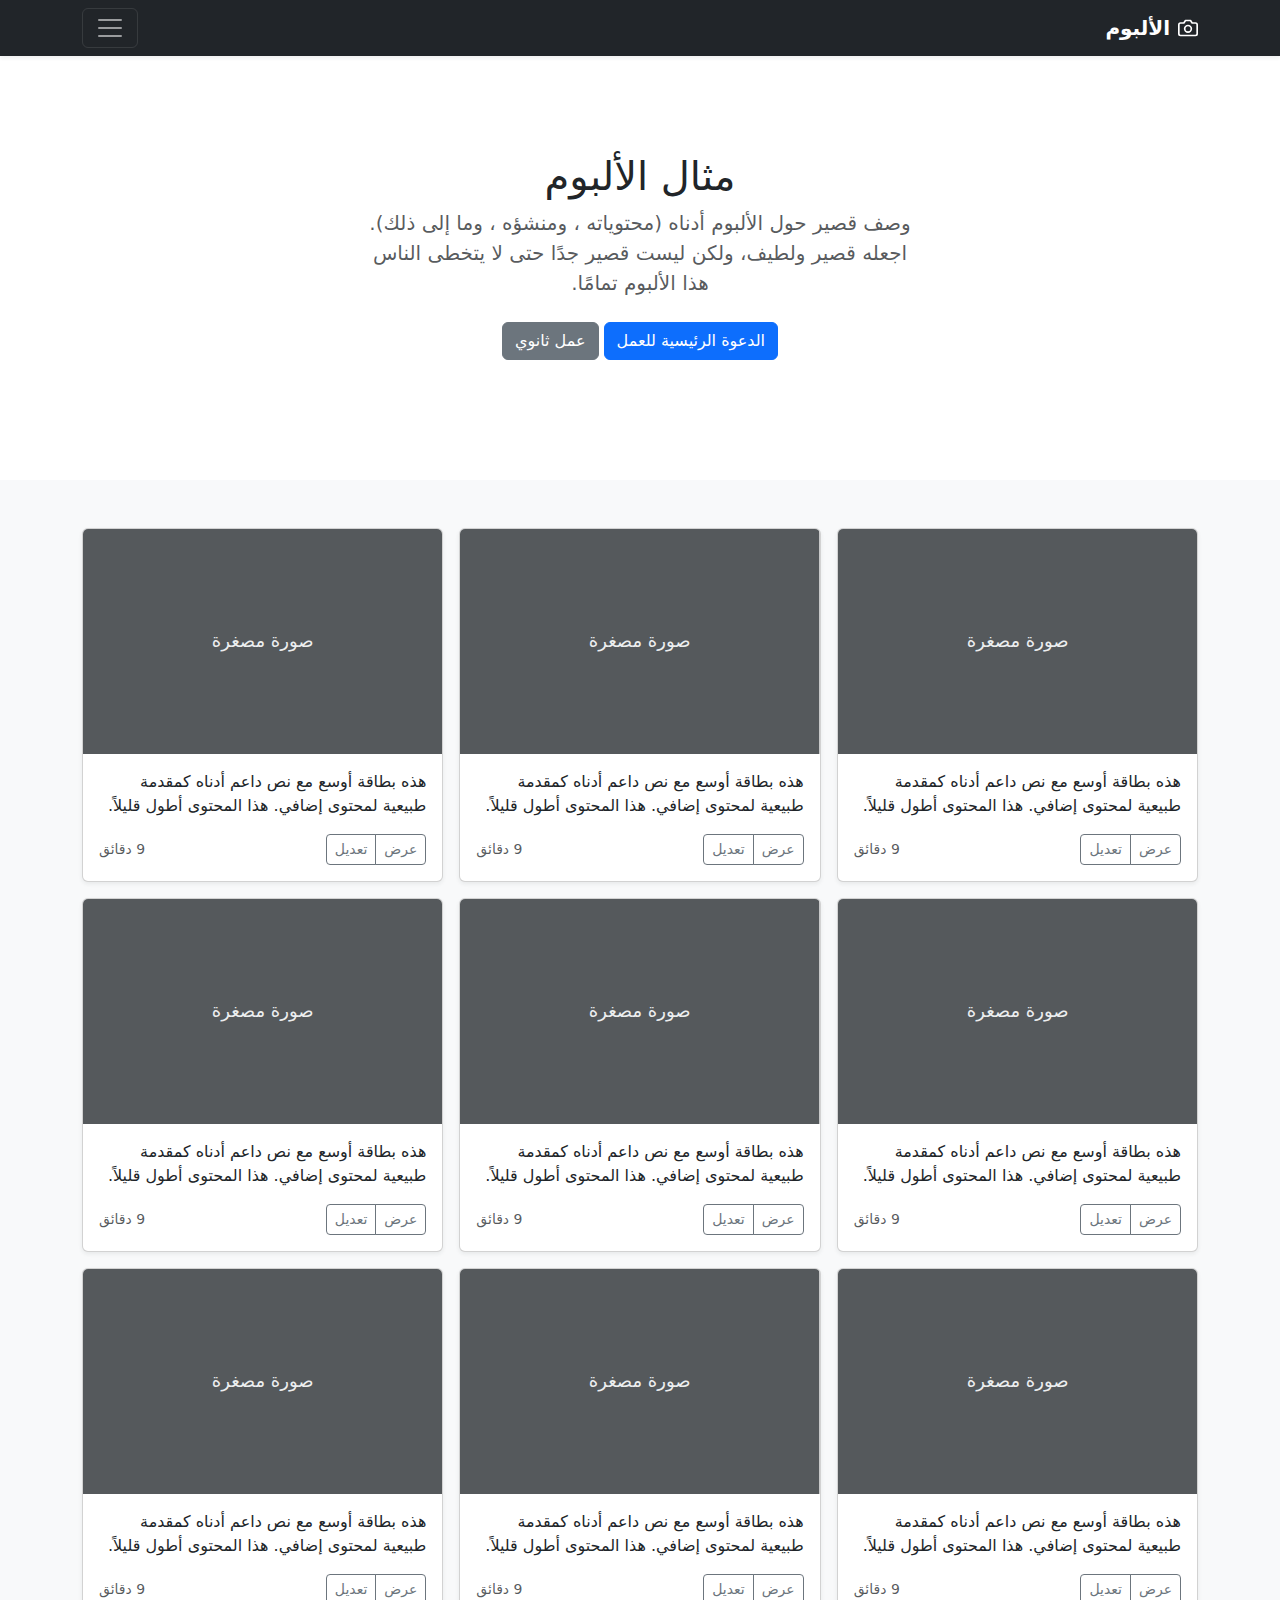
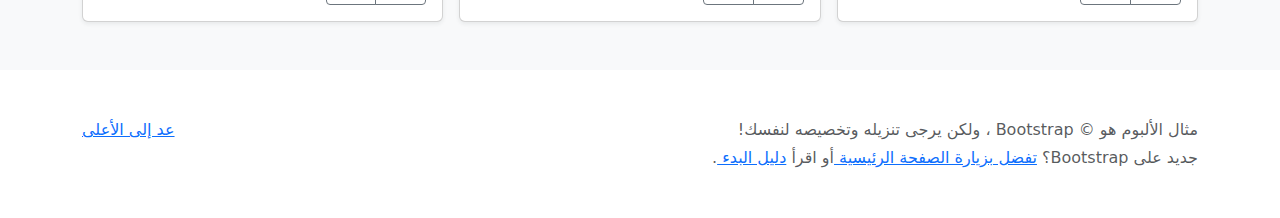
<file: Lib/bootstrap-5.3.0-alpha1/album-rtl/index.html>
<!doctype html>
<html lang="ar" dir="rtl">
  <head>
    <meta charset="utf-8">
    <meta name="viewport" content="width=device-width, initial-scale=1">
    <meta name="description" content="">
    <meta name="author" content="Mark Otto, Jacob Thornton, and Bootstrap contributors">
    <meta name="generator" content="Hugo 0.108.0">
    <title>مثال الألبوم · Bootstrap v5.3</title>

    <link rel="canonical" href="https://getbootstrap.com/docs/5.3/examples/album-rtl/">

    

    

<link href="../assets/dist/css/bootstrap.rtl.min.css" rel="stylesheet">

    <style>
      .bd-placeholder-img {
        font-size: 1.125rem;
        text-anchor: middle;
        -webkit-user-select: none;
        -moz-user-select: none;
        user-select: none;
      }

      @media (min-width: 768px) {
        .bd-placeholder-img-lg {
          font-size: 3.5rem;
        }
      }

      .b-example-divider {
        height: 3rem;
        background-color: rgba(0, 0, 0, .1);
        border: solid rgba(0, 0, 0, .15);
        border-width: 1px 0;
        box-shadow: inset 0 .5em 1.5em rgba(0, 0, 0, .1), inset 0 .125em .5em rgba(0, 0, 0, .15);
      }

      .b-example-vr {
        flex-shrink: 0;
        width: 1.5rem;
        height: 100vh;
      }

      .bi {
        vertical-align: -.125em;
        fill: currentColor;
      }

      .nav-scroller {
        position: relative;
        z-index: 2;
        height: 2.75rem;
        overflow-y: hidden;
      }

      .nav-scroller .nav {
        display: flex;
        flex-wrap: nowrap;
        padding-bottom: 1rem;
        margin-top: -1px;
        overflow-x: auto;
        text-align: center;
        white-space: nowrap;
        -webkit-overflow-scrolling: touch;
      }
    </style>

    
  </head>
  <body>
    
<header>
  <div class="collapse bg-dark" id="navbarHeader">
    <div class="container">
      <div class="row">
        <div class="col-sm-8 col-md-7 py-4">
          <h4 class="text-white">حول</h4>
          <p class="text-muted">أضف بعض المعلومات حول الألبوم، المؤلف، أو أي سياق خلفية آخر. اجعلها بضع جمل حتى يتمكن الزوار من التقاط بعض التلميحات المفيدة. ثم اربطها ببعض مواقع التواصل الاجتماعي أو معلومات الاتصال.</p>
        </div>
        <div class="col-sm-4 offset-md-1 py-4">
          <h4 class="text-white">تواصل معي</h4>
          <ul class="list-unstyled">
            <li><a href="#" class="text-white">تابعني على تويتر</a></li>
            <li><a href="#" class="text-white">شاركني الإعجاب في فيسبوك</a></li>
            <li><a href="#" class="text-white">راسلني على البريد الإلكتروني</a></li>
          </ul>
        </div>
      </div>
    </div>
  </div>
  <div class="navbar navbar-dark bg-dark shadow-sm">
    <div class="container">
      <a href="#" class="navbar-brand d-flex align-items-center">
        <svg xmlns="http://www.w3.org/2000/svg" width="20" height="20" fill="none" stroke="currentColor" stroke-linecap="round" stroke-linejoin="round" stroke-width="2" aria-hidden="true" class="me-2" viewBox="0 0 24 24"><path d="M23 19a2 2 0 0 1-2 2H3a2 2 0 0 1-2-2V8a2 2 0 0 1 2-2h4l2-3h6l2 3h4a2 2 0 0 1 2 2z"/><circle cx="12" cy="13" r="4"/></svg>
        <strong>الألبوم</strong>
      </a>
      <button class="navbar-toggler" type="button" data-bs-toggle="collapse" data-bs-target="#navbarHeader" aria-controls="navbarHeader" aria-expanded="false" aria-label="تبديل التنقل">
        <span class="navbar-toggler-icon"></span>
      </button>
    </div>
  </div>
</header>

<main>

  <section class="py-5 text-center container">
    <div class="row py-lg-5">
      <div class="col-lg-6 col-md-8 mx-auto">
        <h1 class="fw-light">مثال الألبوم</h1>
        <p class="lead text-muted">وصف قصير حول الألبوم أدناه (محتوياته ، ومنشؤه ، وما إلى ذلك). اجعله قصير ولطيف، ولكن ليست قصير جدًا حتى لا يتخطى الناس هذا الألبوم تمامًا.</p>
        <p>
          <a href="#" class="btn btn-primary my-2">الدعوة الرئيسية للعمل</a>
          <a href="#" class="btn btn-secondary my-2">عمل ثانوي</a>
        </p>
      </div>
    </div>
  </section>

  <div class="album py-5 bg-light">
    <div class="container">

      <div class="row row-cols-1 row-cols-sm-2 row-cols-md-3 g-3">
        <div class="col">
          <div class="card shadow-sm">
            <svg class="bd-placeholder-img card-img-top" width="100%" height="225" xmlns="http://www.w3.org/2000/svg" role="img" aria-label="Placeholder: صورة مصغرة" preserveAspectRatio="xMidYMid slice" focusable="false"><title>Placeholder</title><rect width="100%" height="100%" fill="#55595c"/><text x="50%" y="50%" fill="#eceeef" dy=".3em">صورة مصغرة</text></svg>
            <div class="card-body">
              <p class="card-text">هذه بطاقة أوسع مع نص داعم أدناه كمقدمة طبيعية لمحتوى إضافي. هذا المحتوى أطول قليلاً.</p>
              <div class="d-flex justify-content-between align-items-center">
                <div class="btn-group">
                  <button type="button" class="btn btn-sm btn-outline-secondary">عرض</button>
                  <button type="button" class="btn btn-sm btn-outline-secondary">تعديل</button>
                </div>
                <small class="text-muted">9 دقائق</small>
              </div>
            </div>
          </div>
        </div>
        <div class="col">
          <div class="card shadow-sm">
            <svg class="bd-placeholder-img card-img-top" width="100%" height="225" xmlns="http://www.w3.org/2000/svg" role="img" aria-label="Placeholder: صورة مصغرة" preserveAspectRatio="xMidYMid slice" focusable="false"><title>Placeholder</title><rect width="100%" height="100%" fill="#55595c"/><text x="50%" y="50%" fill="#eceeef" dy=".3em">صورة مصغرة</text></svg>
            <div class="card-body">
              <p class="card-text">هذه بطاقة أوسع مع نص داعم أدناه كمقدمة طبيعية لمحتوى إضافي. هذا المحتوى أطول قليلاً.</p>
              <div class="d-flex justify-content-between align-items-center">
                <div class="btn-group">
                  <button type="button" class="btn btn-sm btn-outline-secondary">عرض</button>
                  <button type="button" class="btn btn-sm btn-outline-secondary">تعديل</button>
                </div>
                <small class="text-muted">9 دقائق</small>
              </div>
            </div>
          </div>
        </div>
        <div class="col">
          <div class="card shadow-sm">
            <svg class="bd-placeholder-img card-img-top" width="100%" height="225" xmlns="http://www.w3.org/2000/svg" role="img" aria-label="Placeholder: صورة مصغرة" preserveAspectRatio="xMidYMid slice" focusable="false"><title>Placeholder</title><rect width="100%" height="100%" fill="#55595c"/><text x="50%" y="50%" fill="#eceeef" dy=".3em">صورة مصغرة</text></svg>
            <div class="card-body">
              <p class="card-text">هذه بطاقة أوسع مع نص داعم أدناه كمقدمة طبيعية لمحتوى إضافي. هذا المحتوى أطول قليلاً.</p>
              <div class="d-flex justify-content-between align-items-center">
                <div class="btn-group">
                  <button type="button" class="btn btn-sm btn-outline-secondary">عرض</button>
                  <button type="button" class="btn btn-sm btn-outline-secondary">تعديل</button>
                </div>
                <small class="text-muted">9 دقائق</small>
              </div>
            </div>
          </div>
        </div>

        <div class="col">
          <div class="card shadow-sm">
            <svg class="bd-placeholder-img card-img-top" width="100%" height="225" xmlns="http://www.w3.org/2000/svg" role="img" aria-label="Placeholder: صورة مصغرة" preserveAspectRatio="xMidYMid slice" focusable="false"><title>Placeholder</title><rect width="100%" height="100%" fill="#55595c"/><text x="50%" y="50%" fill="#eceeef" dy=".3em">صورة مصغرة</text></svg>
            <div class="card-body">
              <p class="card-text">هذه بطاقة أوسع مع نص داعم أدناه كمقدمة طبيعية لمحتوى إضافي. هذا المحتوى أطول قليلاً.</p>
              <div class="d-flex justify-content-between align-items-center">
                <div class="btn-group">
                  <button type="button" class="btn btn-sm btn-outline-secondary">عرض</button>
                  <button type="button" class="btn btn-sm btn-outline-secondary">تعديل</button>
                </div>
                <small class="text-muted">9 دقائق</small>
              </div>
            </div>
          </div>
        </div>
        <div class="col">
          <div class="card shadow-sm">
            <svg class="bd-placeholder-img card-img-top" width="100%" height="225" xmlns="http://www.w3.org/2000/svg" role="img" aria-label="Placeholder: صورة مصغرة" preserveAspectRatio="xMidYMid slice" focusable="false"><title>Placeholder</title><rect width="100%" height="100%" fill="#55595c"/><text x="50%" y="50%" fill="#eceeef" dy=".3em">صورة مصغرة</text></svg>
            <div class="card-body">
              <p class="card-text">هذه بطاقة أوسع مع نص داعم أدناه كمقدمة طبيعية لمحتوى إضافي. هذا المحتوى أطول قليلاً.</p>
              <div class="d-flex justify-content-between align-items-center">
                <div class="btn-group">
                  <button type="button" class="btn btn-sm btn-outline-secondary">عرض</button>
                  <button type="button" class="btn btn-sm btn-outline-secondary">تعديل</button>
                </div>
                <small class="text-muted">9 دقائق</small>
              </div>
            </div>
          </div>
        </div>
        <div class="col">
          <div class="card shadow-sm">
            <svg class="bd-placeholder-img card-img-top" width="100%" height="225" xmlns="http://www.w3.org/2000/svg" role="img" aria-label="Placeholder: صورة مصغرة" preserveAspectRatio="xMidYMid slice" focusable="false"><title>Placeholder</title><rect width="100%" height="100%" fill="#55595c"/><text x="50%" y="50%" fill="#eceeef" dy=".3em">صورة مصغرة</text></svg>
            <div class="card-body">
              <p class="card-text">هذه بطاقة أوسع مع نص داعم أدناه كمقدمة طبيعية لمحتوى إضافي. هذا المحتوى أطول قليلاً.</p>
              <div class="d-flex justify-content-between align-items-center">
                <div class="btn-group">
                  <button type="button" class="btn btn-sm btn-outline-secondary">عرض</button>
                  <button type="button" class="btn btn-sm btn-outline-secondary">تعديل</button>
                </div>
                <small class="text-muted">9 دقائق</small>
              </div>
            </div>
          </div>
        </div>

        <div class="col">
          <div class="card shadow-sm">
            <svg class="bd-placeholder-img card-img-top" width="100%" height="225" xmlns="http://www.w3.org/2000/svg" role="img" aria-label="Placeholder: صورة مصغرة" preserveAspectRatio="xMidYMid slice" focusable="false"><title>Placeholder</title><rect width="100%" height="100%" fill="#55595c"/><text x="50%" y="50%" fill="#eceeef" dy=".3em">صورة مصغرة</text></svg>
            <div class="card-body">
              <p class="card-text">هذه بطاقة أوسع مع نص داعم أدناه كمقدمة طبيعية لمحتوى إضافي. هذا المحتوى أطول قليلاً.</p>
              <div class="d-flex justify-content-between align-items-center">
                <div class="btn-group">
                  <button type="button" class="btn btn-sm btn-outline-secondary">عرض</button>
                  <button type="button" class="btn btn-sm btn-outline-secondary">تعديل</button>
                </div>
                <small class="text-muted">9 دقائق</small>
              </div>
            </div>
          </div>
        </div>
        <div class="col">
          <div class="card shadow-sm">
            <svg class="bd-placeholder-img card-img-top" width="100%" height="225" xmlns="http://www.w3.org/2000/svg" role="img" aria-label="Placeholder: صورة مصغرة" preserveAspectRatio="xMidYMid slice" focusable="false"><title>Placeholder</title><rect width="100%" height="100%" fill="#55595c"/><text x="50%" y="50%" fill="#eceeef" dy=".3em">صورة مصغرة</text></svg>
            <div class="card-body">
              <p class="card-text">هذه بطاقة أوسع مع نص داعم أدناه كمقدمة طبيعية لمحتوى إضافي. هذا المحتوى أطول قليلاً.</p>
              <div class="d-flex justify-content-between align-items-center">
                <div class="btn-group">
                  <button type="button" class="btn btn-sm btn-outline-secondary">عرض</button>
                  <button type="button" class="btn btn-sm btn-outline-secondary">تعديل</button>
                </div>
                <small class="text-muted">9 دقائق</small>
              </div>
            </div>
          </div>
        </div>
        <div class="col">
          <div class="card shadow-sm">
            <svg class="bd-placeholder-img card-img-top" width="100%" height="225" xmlns="http://www.w3.org/2000/svg" role="img" aria-label="Placeholder: صورة مصغرة" preserveAspectRatio="xMidYMid slice" focusable="false"><title>Placeholder</title><rect width="100%" height="100%" fill="#55595c"/><text x="50%" y="50%" fill="#eceeef" dy=".3em">صورة مصغرة</text></svg>
            <div class="card-body">
              <p class="card-text">هذه بطاقة أوسع مع نص داعم أدناه كمقدمة طبيعية لمحتوى إضافي. هذا المحتوى أطول قليلاً.</p>
              <div class="d-flex justify-content-between align-items-center">
                <div class="btn-group">
                  <button type="button" class="btn btn-sm btn-outline-secondary">عرض</button>
                  <button type="button" class="btn btn-sm btn-outline-secondary">تعديل</button>
                </div>
                <small class="text-muted">9 دقائق</small>
              </div>
            </div>
          </div>
        </div>
      </div>
    </div>
  </div>

</main>

<footer class="text-muted py-5">
  <div class="container">
    <p class="float-end mb-1">
      <a href="#">عد إلى الأعلى</a>
    </p>
    <p class="mb-1">مثال الألبوم هو © Bootstrap ، ولكن يرجى تنزيله وتخصيصه لنفسك!</p>
    <p class="mb-0">جديد على Bootstrap؟ <a href="/"> تفضل بزيارة الصفحة الرئيسية </a> أو اقرأ <a href="../getting-started/introduction/ "> دليل البدء </a>.</p>
  </div>
</footer>


    <script src="../assets/dist/js/bootstrap.bundle.min.js"></script>

      
  </body>
</html>
</file>
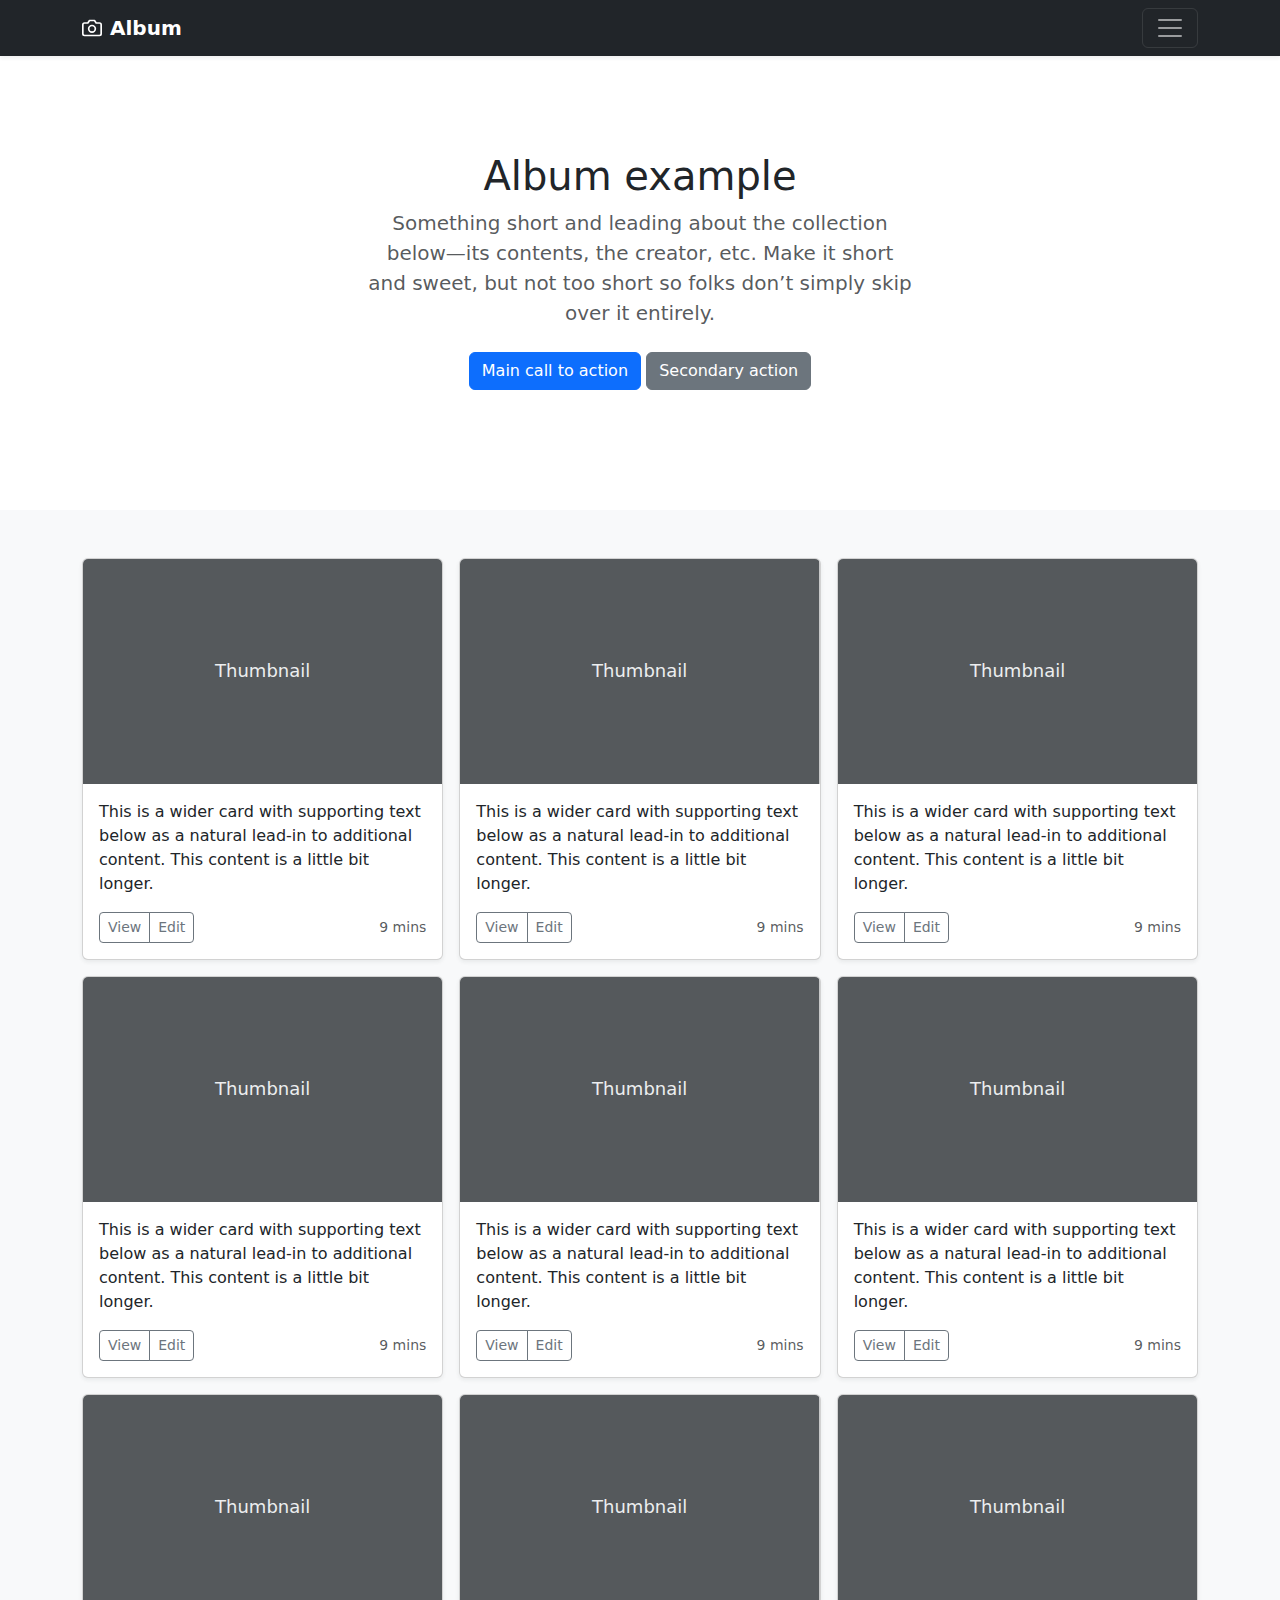
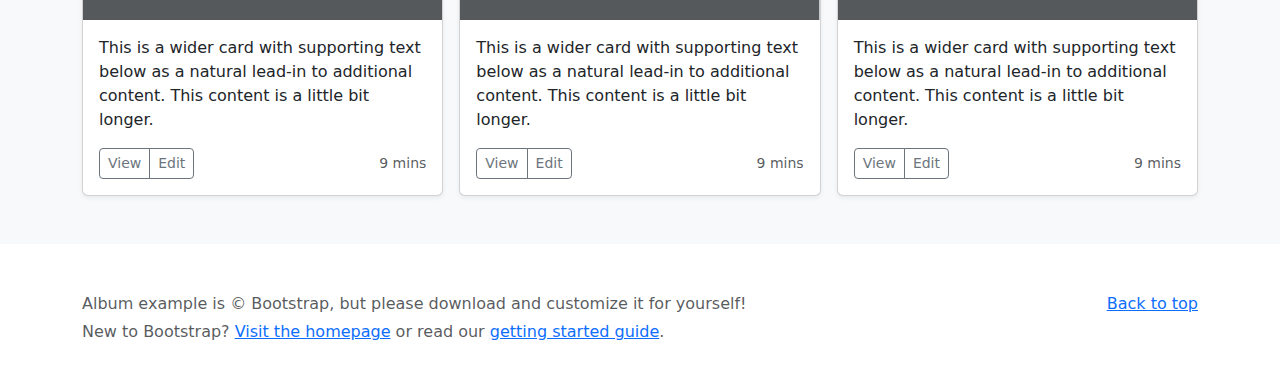
<file: Lib/bootstrap-5.3.0-alpha1/album/index.html>
<!doctype html>
<html lang="en">
  <head>
    <meta charset="utf-8">
    <meta name="viewport" content="width=device-width, initial-scale=1">
    <meta name="description" content="">
    <meta name="author" content="Mark Otto, Jacob Thornton, and Bootstrap contributors">
    <meta name="generator" content="Hugo 0.108.0">
    <title>Album example · Bootstrap v5.3</title>

    <link rel="canonical" href="https://getbootstrap.com/docs/5.3/examples/album/">

    

    

<link href="../assets/dist/css/bootstrap.min.css" rel="stylesheet">

    <style>
      .bd-placeholder-img {
        font-size: 1.125rem;
        text-anchor: middle;
        -webkit-user-select: none;
        -moz-user-select: none;
        user-select: none;
      }

      @media (min-width: 768px) {
        .bd-placeholder-img-lg {
          font-size: 3.5rem;
        }
      }

      .b-example-divider {
        height: 3rem;
        background-color: rgba(0, 0, 0, .1);
        border: solid rgba(0, 0, 0, .15);
        border-width: 1px 0;
        box-shadow: inset 0 .5em 1.5em rgba(0, 0, 0, .1), inset 0 .125em .5em rgba(0, 0, 0, .15);
      }

      .b-example-vr {
        flex-shrink: 0;
        width: 1.5rem;
        height: 100vh;
      }

      .bi {
        vertical-align: -.125em;
        fill: currentColor;
      }

      .nav-scroller {
        position: relative;
        z-index: 2;
        height: 2.75rem;
        overflow-y: hidden;
      }

      .nav-scroller .nav {
        display: flex;
        flex-wrap: nowrap;
        padding-bottom: 1rem;
        margin-top: -1px;
        overflow-x: auto;
        text-align: center;
        white-space: nowrap;
        -webkit-overflow-scrolling: touch;
      }
    </style>

    
  </head>
  <body>
    
<header>
  <div class="collapse bg-dark" id="navbarHeader">
    <div class="container">
      <div class="row">
        <div class="col-sm-8 col-md-7 py-4">
          <h4 class="text-white">About</h4>
          <p class="text-muted">Add some information about the album below, the author, or any other background context. Make it a few sentences long so folks can pick up some informative tidbits. Then, link them off to some social networking sites or contact information.</p>
        </div>
        <div class="col-sm-4 offset-md-1 py-4">
          <h4 class="text-white">Contact</h4>
          <ul class="list-unstyled">
            <li><a href="#" class="text-white">Follow on Twitter</a></li>
            <li><a href="#" class="text-white">Like on Facebook</a></li>
            <li><a href="#" class="text-white">Email me</a></li>
          </ul>
        </div>
      </div>
    </div>
  </div>
  <div class="navbar navbar-dark bg-dark shadow-sm">
    <div class="container">
      <a href="#" class="navbar-brand d-flex align-items-center">
        <svg xmlns="http://www.w3.org/2000/svg" width="20" height="20" fill="none" stroke="currentColor" stroke-linecap="round" stroke-linejoin="round" stroke-width="2" aria-hidden="true" class="me-2" viewBox="0 0 24 24"><path d="M23 19a2 2 0 0 1-2 2H3a2 2 0 0 1-2-2V8a2 2 0 0 1 2-2h4l2-3h6l2 3h4a2 2 0 0 1 2 2z"/><circle cx="12" cy="13" r="4"/></svg>
        <strong>Album</strong>
      </a>
      <button class="navbar-toggler" type="button" data-bs-toggle="collapse" data-bs-target="#navbarHeader" aria-controls="navbarHeader" aria-expanded="false" aria-label="Toggle navigation">
        <span class="navbar-toggler-icon"></span>
      </button>
    </div>
  </div>
</header>

<main>

  <section class="py-5 text-center container">
    <div class="row py-lg-5">
      <div class="col-lg-6 col-md-8 mx-auto">
        <h1 class="fw-light">Album example</h1>
        <p class="lead text-muted">Something short and leading about the collection below—its contents, the creator, etc. Make it short and sweet, but not too short so folks don’t simply skip over it entirely.</p>
        <p>
          <a href="#" class="btn btn-primary my-2">Main call to action</a>
          <a href="#" class="btn btn-secondary my-2">Secondary action</a>
        </p>
      </div>
    </div>
  </section>

  <div class="album py-5 bg-light">
    <div class="container">

      <div class="row row-cols-1 row-cols-sm-2 row-cols-md-3 g-3">
        <div class="col">
          <div class="card shadow-sm">
            <svg class="bd-placeholder-img card-img-top" width="100%" height="225" xmlns="http://www.w3.org/2000/svg" role="img" aria-label="Placeholder: Thumbnail" preserveAspectRatio="xMidYMid slice" focusable="false"><title>Placeholder</title><rect width="100%" height="100%" fill="#55595c"/><text x="50%" y="50%" fill="#eceeef" dy=".3em">Thumbnail</text></svg>
            <div class="card-body">
              <p class="card-text">This is a wider card with supporting text below as a natural lead-in to additional content. This content is a little bit longer.</p>
              <div class="d-flex justify-content-between align-items-center">
                <div class="btn-group">
                  <button type="button" class="btn btn-sm btn-outline-secondary">View</button>
                  <button type="button" class="btn btn-sm btn-outline-secondary">Edit</button>
                </div>
                <small class="text-muted">9 mins</small>
              </div>
            </div>
          </div>
        </div>
        <div class="col">
          <div class="card shadow-sm">
            <svg class="bd-placeholder-img card-img-top" width="100%" height="225" xmlns="http://www.w3.org/2000/svg" role="img" aria-label="Placeholder: Thumbnail" preserveAspectRatio="xMidYMid slice" focusable="false"><title>Placeholder</title><rect width="100%" height="100%" fill="#55595c"/><text x="50%" y="50%" fill="#eceeef" dy=".3em">Thumbnail</text></svg>
            <div class="card-body">
              <p class="card-text">This is a wider card with supporting text below as a natural lead-in to additional content. This content is a little bit longer.</p>
              <div class="d-flex justify-content-between align-items-center">
                <div class="btn-group">
                  <button type="button" class="btn btn-sm btn-outline-secondary">View</button>
                  <button type="button" class="btn btn-sm btn-outline-secondary">Edit</button>
                </div>
                <small class="text-muted">9 mins</small>
              </div>
            </div>
          </div>
        </div>
        <div class="col">
          <div class="card shadow-sm">
            <svg class="bd-placeholder-img card-img-top" width="100%" height="225" xmlns="http://www.w3.org/2000/svg" role="img" aria-label="Placeholder: Thumbnail" preserveAspectRatio="xMidYMid slice" focusable="false"><title>Placeholder</title><rect width="100%" height="100%" fill="#55595c"/><text x="50%" y="50%" fill="#eceeef" dy=".3em">Thumbnail</text></svg>
            <div class="card-body">
              <p class="card-text">This is a wider card with supporting text below as a natural lead-in to additional content. This content is a little bit longer.</p>
              <div class="d-flex justify-content-between align-items-center">
                <div class="btn-group">
                  <button type="button" class="btn btn-sm btn-outline-secondary">View</button>
                  <button type="button" class="btn btn-sm btn-outline-secondary">Edit</button>
                </div>
                <small class="text-muted">9 mins</small>
              </div>
            </div>
          </div>
        </div>

        <div class="col">
          <div class="card shadow-sm">
            <svg class="bd-placeholder-img card-img-top" width="100%" height="225" xmlns="http://www.w3.org/2000/svg" role="img" aria-label="Placeholder: Thumbnail" preserveAspectRatio="xMidYMid slice" focusable="false"><title>Placeholder</title><rect width="100%" height="100%" fill="#55595c"/><text x="50%" y="50%" fill="#eceeef" dy=".3em">Thumbnail</text></svg>
            <div class="card-body">
              <p class="card-text">This is a wider card with supporting text below as a natural lead-in to additional content. This content is a little bit longer.</p>
              <div class="d-flex justify-content-between align-items-center">
                <div class="btn-group">
                  <button type="button" class="btn btn-sm btn-outline-secondary">View</button>
                  <button type="button" class="btn btn-sm btn-outline-secondary">Edit</button>
                </div>
                <small class="text-muted">9 mins</small>
              </div>
            </div>
          </div>
        </div>
        <div class="col">
          <div class="card shadow-sm">
            <svg class="bd-placeholder-img card-img-top" width="100%" height="225" xmlns="http://www.w3.org/2000/svg" role="img" aria-label="Placeholder: Thumbnail" preserveAspectRatio="xMidYMid slice" focusable="false"><title>Placeholder</title><rect width="100%" height="100%" fill="#55595c"/><text x="50%" y="50%" fill="#eceeef" dy=".3em">Thumbnail</text></svg>
            <div class="card-body">
              <p class="card-text">This is a wider card with supporting text below as a natural lead-in to additional content. This content is a little bit longer.</p>
              <div class="d-flex justify-content-between align-items-center">
                <div class="btn-group">
                  <button type="button" class="btn btn-sm btn-outline-secondary">View</button>
                  <button type="button" class="btn btn-sm btn-outline-secondary">Edit</button>
                </div>
                <small class="text-muted">9 mins</small>
              </div>
            </div>
          </div>
        </div>
        <div class="col">
          <div class="card shadow-sm">
            <svg class="bd-placeholder-img card-img-top" width="100%" height="225" xmlns="http://www.w3.org/2000/svg" role="img" aria-label="Placeholder: Thumbnail" preserveAspectRatio="xMidYMid slice" focusable="false"><title>Placeholder</title><rect width="100%" height="100%" fill="#55595c"/><text x="50%" y="50%" fill="#eceeef" dy=".3em">Thumbnail</text></svg>
            <div class="card-body">
              <p class="card-text">This is a wider card with supporting text below as a natural lead-in to additional content. This content is a little bit longer.</p>
              <div class="d-flex justify-content-between align-items-center">
                <div class="btn-group">
                  <button type="button" class="btn btn-sm btn-outline-secondary">View</button>
                  <button type="button" class="btn btn-sm btn-outline-secondary">Edit</button>
                </div>
                <small class="text-muted">9 mins</small>
              </div>
            </div>
          </div>
        </div>

        <div class="col">
          <div class="card shadow-sm">
            <svg class="bd-placeholder-img card-img-top" width="100%" height="225" xmlns="http://www.w3.org/2000/svg" role="img" aria-label="Placeholder: Thumbnail" preserveAspectRatio="xMidYMid slice" focusable="false"><title>Placeholder</title><rect width="100%" height="100%" fill="#55595c"/><text x="50%" y="50%" fill="#eceeef" dy=".3em">Thumbnail</text></svg>
            <div class="card-body">
              <p class="card-text">This is a wider card with supporting text below as a natural lead-in to additional content. This content is a little bit longer.</p>
              <div class="d-flex justify-content-between align-items-center">
                <div class="btn-group">
                  <button type="button" class="btn btn-sm btn-outline-secondary">View</button>
                  <button type="button" class="btn btn-sm btn-outline-secondary">Edit</button>
                </div>
                <small class="text-muted">9 mins</small>
              </div>
            </div>
          </div>
        </div>
        <div class="col">
          <div class="card shadow-sm">
            <svg class="bd-placeholder-img card-img-top" width="100%" height="225" xmlns="http://www.w3.org/2000/svg" role="img" aria-label="Placeholder: Thumbnail" preserveAspectRatio="xMidYMid slice" focusable="false"><title>Placeholder</title><rect width="100%" height="100%" fill="#55595c"/><text x="50%" y="50%" fill="#eceeef" dy=".3em">Thumbnail</text></svg>
            <div class="card-body">
              <p class="card-text">This is a wider card with supporting text below as a natural lead-in to additional content. This content is a little bit longer.</p>
              <div class="d-flex justify-content-between align-items-center">
                <div class="btn-group">
                  <button type="button" class="btn btn-sm btn-outline-secondary">View</button>
                  <button type="button" class="btn btn-sm btn-outline-secondary">Edit</button>
                </div>
                <small class="text-muted">9 mins</small>
              </div>
            </div>
          </div>
        </div>
        <div class="col">
          <div class="card shadow-sm">
            <svg class="bd-placeholder-img card-img-top" width="100%" height="225" xmlns="http://www.w3.org/2000/svg" role="img" aria-label="Placeholder: Thumbnail" preserveAspectRatio="xMidYMid slice" focusable="false"><title>Placeholder</title><rect width="100%" height="100%" fill="#55595c"/><text x="50%" y="50%" fill="#eceeef" dy=".3em">Thumbnail</text></svg>
            <div class="card-body">
              <p class="card-text">This is a wider card with supporting text below as a natural lead-in to additional content. This content is a little bit longer.</p>
              <div class="d-flex justify-content-between align-items-center">
                <div class="btn-group">
                  <button type="button" class="btn btn-sm btn-outline-secondary">View</button>
                  <button type="button" class="btn btn-sm btn-outline-secondary">Edit</button>
                </div>
                <small class="text-muted">9 mins</small>
              </div>
            </div>
          </div>
        </div>
      </div>
    </div>
  </div>

</main>

<footer class="text-muted py-5">
  <div class="container">
    <p class="float-end mb-1">
      <a href="#">Back to top</a>
    </p>
    <p class="mb-1">Album example is &copy; Bootstrap, but please download and customize it for yourself!</p>
    <p class="mb-0">New to Bootstrap? <a href="/">Visit the homepage</a> or read our <a href="../getting-started/introduction/">getting started guide</a>.</p>
  </div>
</footer>


    <script src="../assets/dist/js/bootstrap.bundle.min.js"></script>

      
  </body>
</html>
</file>
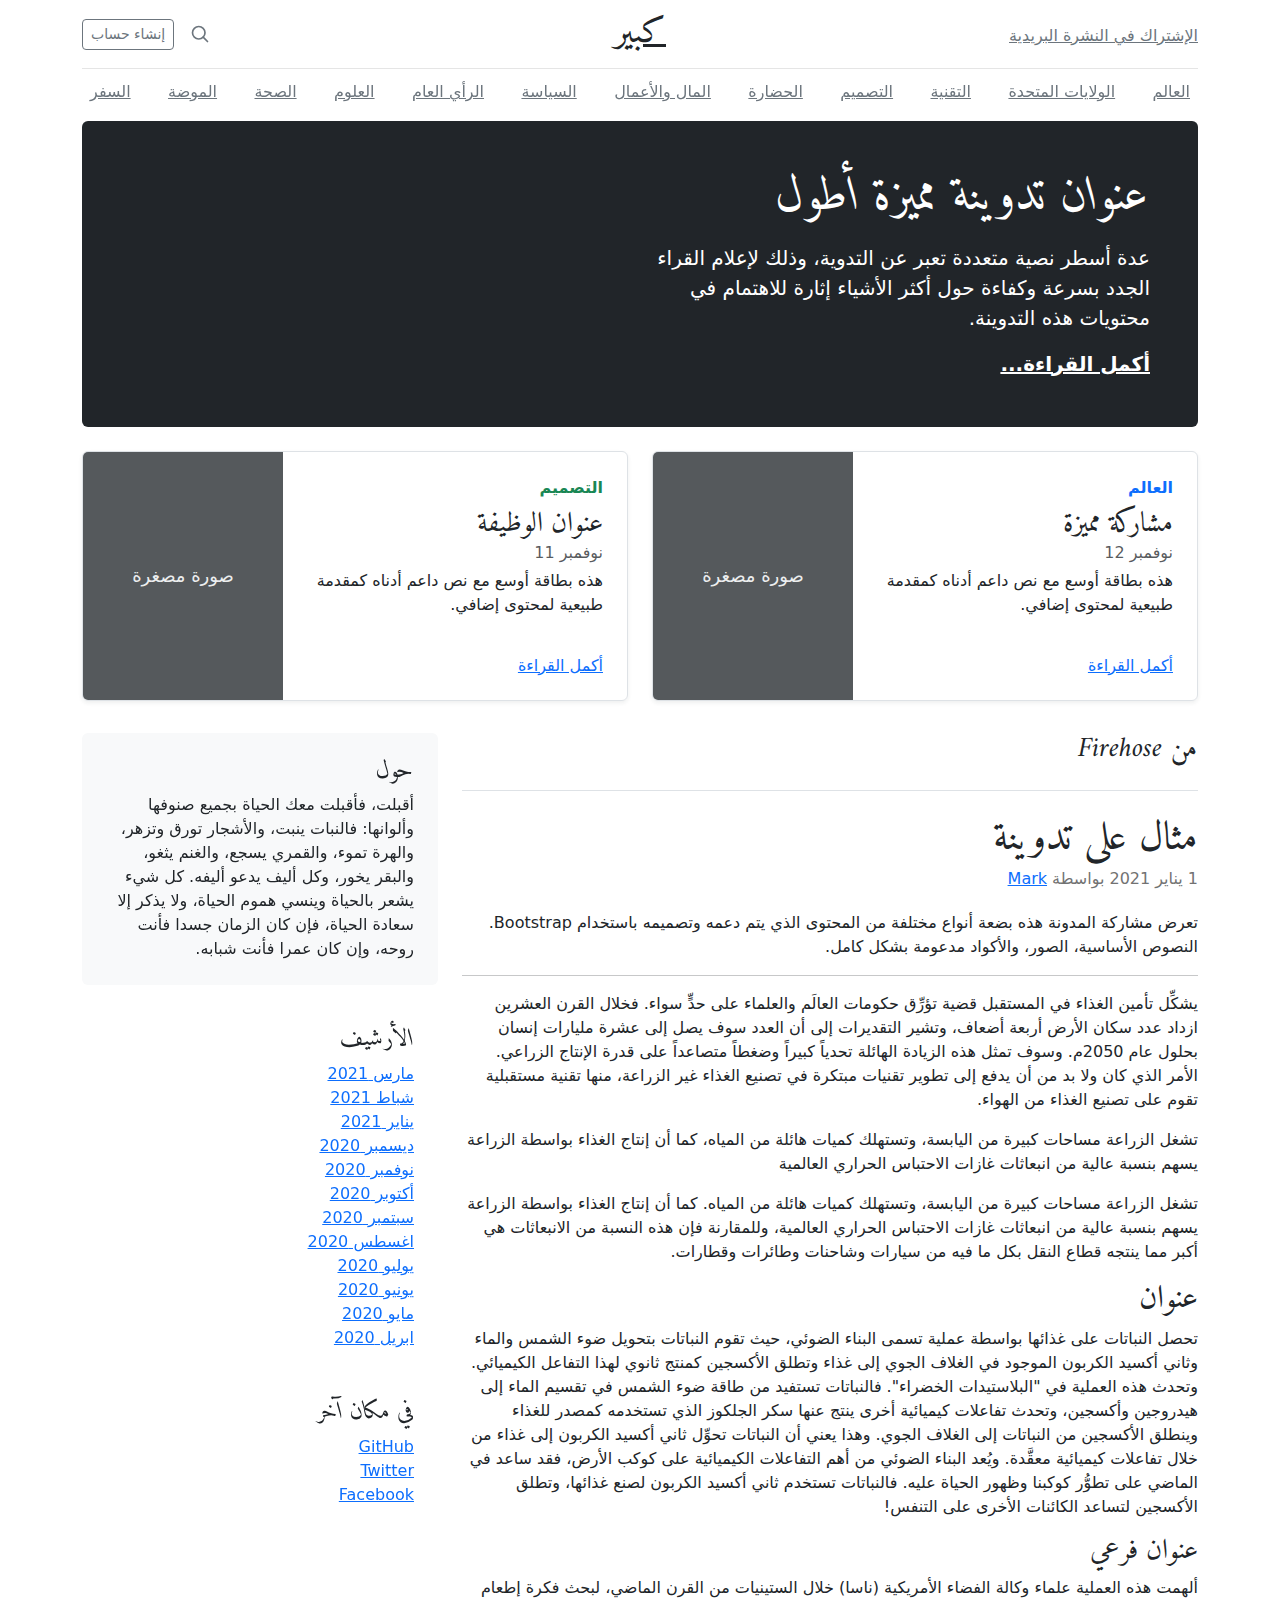
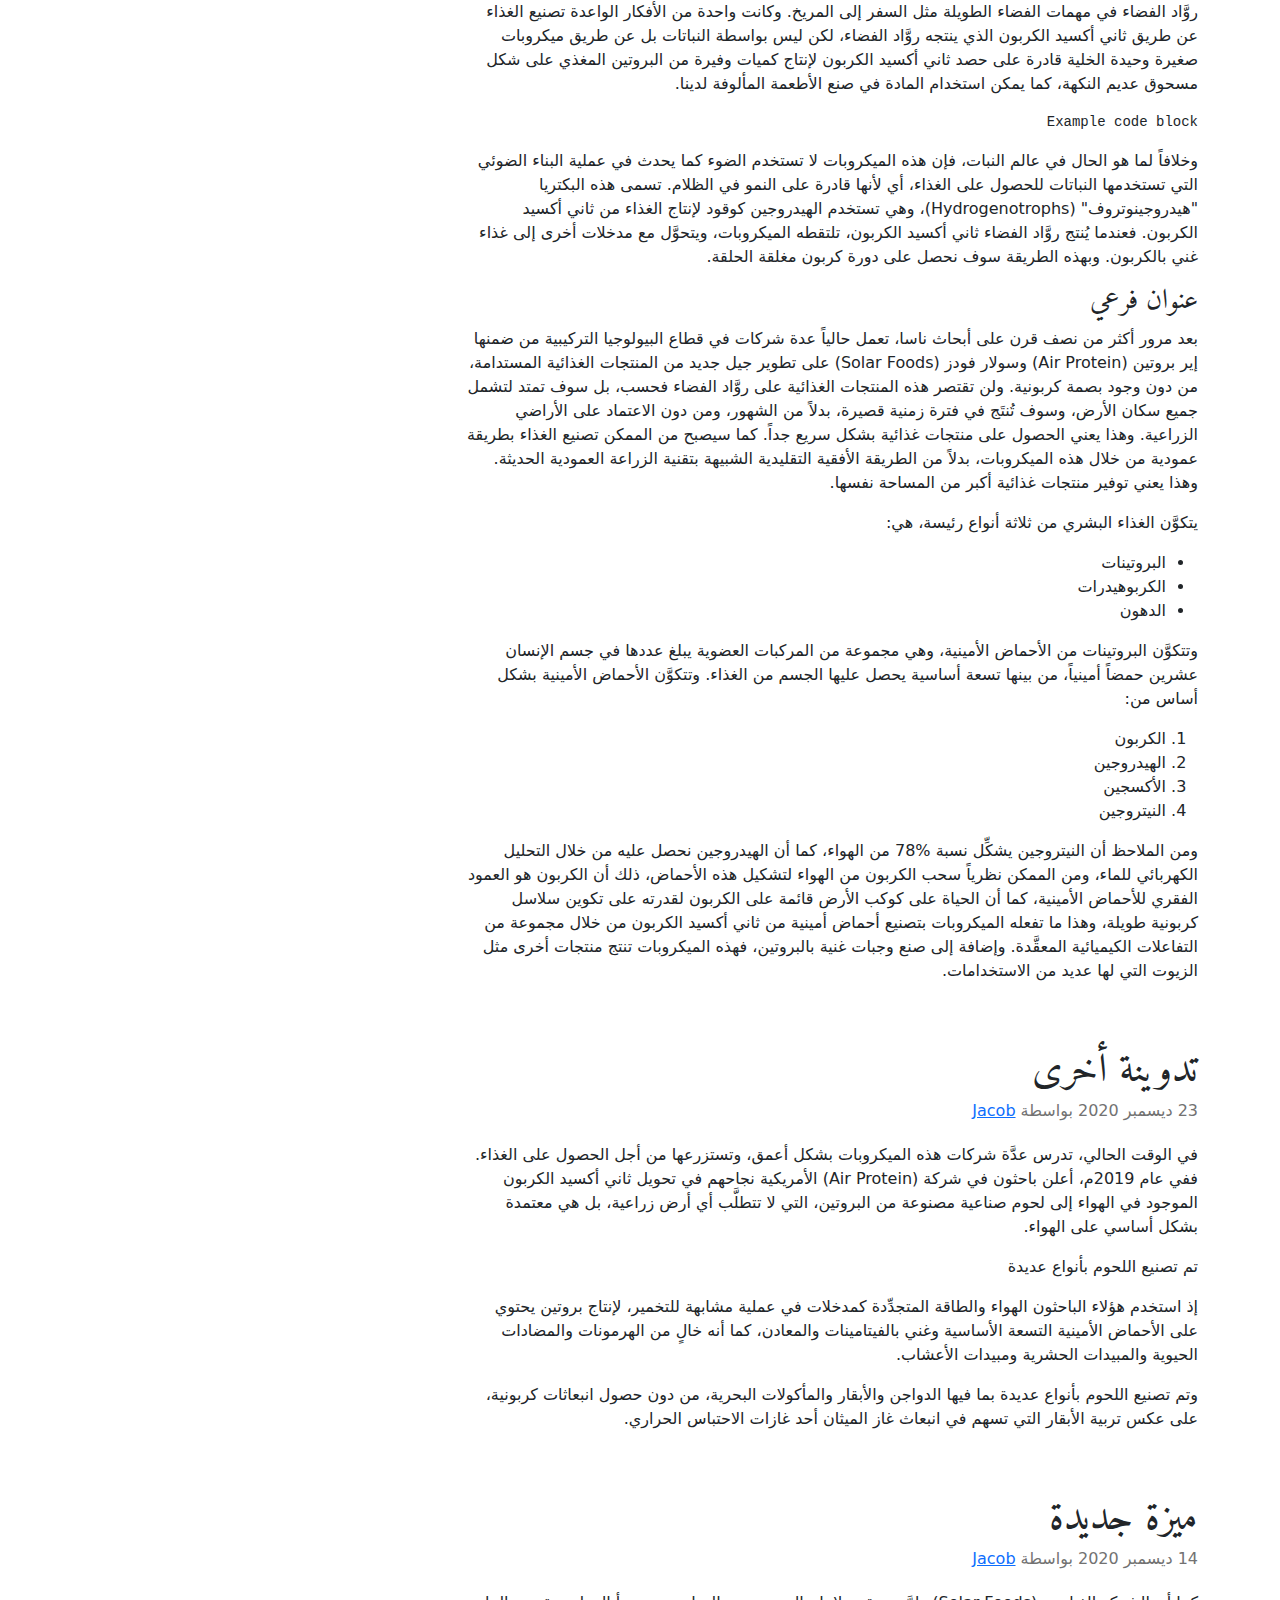
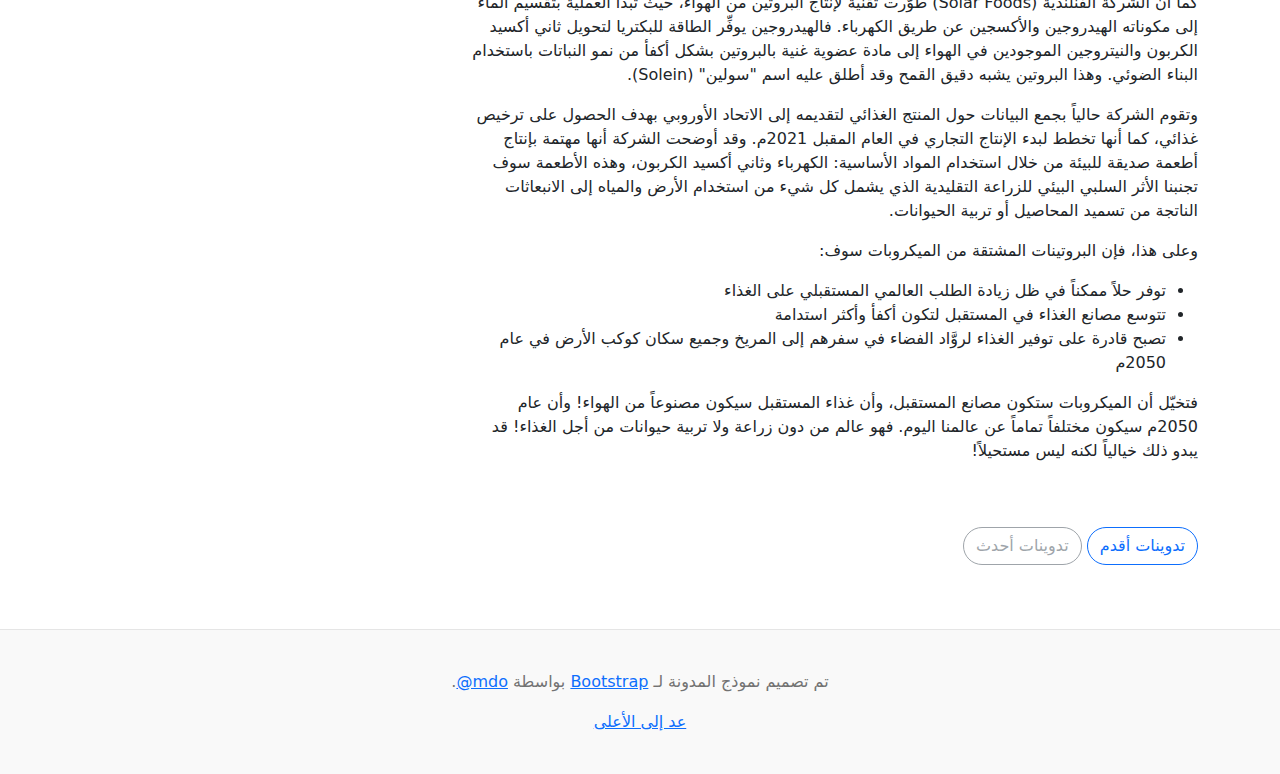
<file: Lib/bootstrap-5.3.0-alpha1/blog-rtl/index.html>
<!doctype html>
<html lang="ar" dir="rtl">
  <head>
    <meta charset="utf-8">
    <meta name="viewport" content="width=device-width, initial-scale=1">
    <meta name="description" content="">
    <meta name="author" content="Mark Otto, Jacob Thornton, and Bootstrap contributors">
    <meta name="generator" content="Hugo 0.108.0">
    <title>قالب المدونة · Bootstrap v5.3</title>

    <link rel="canonical" href="https://getbootstrap.com/docs/5.3/examples/blog-rtl/">

    

    

<link href="../assets/dist/css/bootstrap.rtl.min.css" rel="stylesheet">

    <style>
      .bd-placeholder-img {
        font-size: 1.125rem;
        text-anchor: middle;
        -webkit-user-select: none;
        -moz-user-select: none;
        user-select: none;
      }

      @media (min-width: 768px) {
        .bd-placeholder-img-lg {
          font-size: 3.5rem;
        }
      }

      .b-example-divider {
        height: 3rem;
        background-color: rgba(0, 0, 0, .1);
        border: solid rgba(0, 0, 0, .15);
        border-width: 1px 0;
        box-shadow: inset 0 .5em 1.5em rgba(0, 0, 0, .1), inset 0 .125em .5em rgba(0, 0, 0, .15);
      }

      .b-example-vr {
        flex-shrink: 0;
        width: 1.5rem;
        height: 100vh;
      }

      .bi {
        vertical-align: -.125em;
        fill: currentColor;
      }

      .nav-scroller {
        position: relative;
        z-index: 2;
        height: 2.75rem;
        overflow-y: hidden;
      }

      .nav-scroller .nav {
        display: flex;
        flex-wrap: nowrap;
        padding-bottom: 1rem;
        margin-top: -1px;
        overflow-x: auto;
        text-align: center;
        white-space: nowrap;
        -webkit-overflow-scrolling: touch;
      }
    </style>

    
    <!-- Custom styles for this template -->
    <link href="https://fonts.googleapis.com/css?family=Amiri:wght@400;700&amp;display=swap" rel="stylesheet">
    <!-- Custom styles for this template -->
    <link href="../blog/blog.rtl.css" rel="stylesheet">
  </head>
  <body>
    
<div class="container">
  <header class="blog-header lh-1 py-3">
    <div class="row flex-nowrap justify-content-between align-items-center">
      <div class="col-4 pt-1">
        <a class="link-secondary" href="#">الإشتراك في النشرة البريدية</a>
      </div>
      <div class="col-4 text-center">
        <a class="blog-header-logo text-dark" href="#">كبير</a>
      </div>
      <div class="col-4 d-flex justify-content-end align-items-center">
        <a class="link-secondary" href="#" aria-label="بحث">
          <svg xmlns="http://www.w3.org/2000/svg" width="20" height="20" fill="none" stroke="currentColor" stroke-linecap="round" stroke-linejoin="round" stroke-width="2" class="mx-3" role="img" viewBox="0 0 24 24"><title>بحث</title><circle cx="10.5" cy="10.5" r="7.5"/><path d="M21 21l-5.2-5.2"/></svg>
        </a>
        <a class="btn btn-sm btn-outline-secondary" href="#">إنشاء حساب</a>
      </div>
    </div>
  </header>

  <div class="nav-scroller py-1 mb-2">
    <nav class="nav d-flex justify-content-between">
      <a class="p-2 link-secondary" href="#">العالم</a>
      <a class="p-2 link-secondary" href="#">الولايات المتحدة</a>
      <a class="p-2 link-secondary" href="#">التقنية</a>
      <a class="p-2 link-secondary" href="#">التصميم</a>
      <a class="p-2 link-secondary" href="#">الحضارة</a>
      <a class="p-2 link-secondary" href="#">المال والأعمال</a>
      <a class="p-2 link-secondary" href="#">السياسة</a>
      <a class="p-2 link-secondary" href="#">الرأي العام</a>
      <a class="p-2 link-secondary" href="#">العلوم</a>
      <a class="p-2 link-secondary" href="#">الصحة</a>
      <a class="p-2 link-secondary" href="#">الموضة</a>
      <a class="p-2 link-secondary" href="#">السفر</a>
    </nav>
  </div>
</div>

<main class="container">
  <div class="p-4 p-md-5 mb-4 rounded text-bg-dark">
    <div class="col-md-6 px-0">
      <h1 class="display-4 fst-italic">عنوان تدوينة مميزة أطول</h1>
      <p class="lead my-3">عدة أسطر نصية متعددة تعبر عن التدوية، وذلك لإعلام القراء الجدد بسرعة وكفاءة حول أكثر الأشياء إثارة للاهتمام في محتويات هذه التدوينة.</p>
      <p class="lead mb-0"><a href="#" class="text-white fw-bold">أكمل القراءة...</a></p>
    </div>
  </div>

  <div class="row mb-2">
    <div class="col-md-6">
      <div class="row g-0 border rounded overflow-hidden flex-md-row mb-4 shadow-sm h-md-250 position-relative">
        <div class="col p-4 d-flex flex-column position-static">
          <strong class="d-inline-block mb-2 text-primary">العالم</strong>
          <h3 class="mb-0">مشاركة مميزة</h3>
          <div class="mb-1 text-muted">نوفمبر 12</div>
          <p class="card-text mb-auto">هذه بطاقة أوسع مع نص داعم أدناه كمقدمة طبيعية لمحتوى إضافي.</p>
          <a href="#" class="stretched-link">أكمل القراءة</a>
        </div>
        <div class="col-auto d-none d-lg-block">
          <svg class="bd-placeholder-img" width="200" height="250" xmlns="http://www.w3.org/2000/svg" role="img" aria-label="Placeholder: صورة مصغرة" preserveAspectRatio="xMidYMid slice" focusable="false"><title>Placeholder</title><rect width="100%" height="100%" fill="#55595c"/><text x="50%" y="50%" fill="#eceeef" dy=".3em">صورة مصغرة</text></svg>
        </div>
      </div>
    </div>
    <div class="col-md-6">
      <div class="row g-0 border rounded overflow-hidden flex-md-row mb-4 shadow-sm h-md-250 position-relative">
        <div class="col p-4 d-flex flex-column position-static">
          <strong class="d-inline-block mb-2 text-success">التصميم</strong>
          <h3 class="mb-0">عنوان الوظيفة</h3>
          <div class="mb-1 text-muted">نوفمبر 11</div>
          <p class="mb-auto">هذه بطاقة أوسع مع نص داعم أدناه كمقدمة طبيعية لمحتوى إضافي.</p>
          <a href="#" class="stretched-link">أكمل القراءة</a>
        </div>
        <div class="col-auto d-none d-lg-block">
          <svg class="bd-placeholder-img" width="200" height="250" xmlns="http://www.w3.org/2000/svg" role="img" aria-label="Placeholder: صورة مصغرة" preserveAspectRatio="xMidYMid slice" focusable="false"><title>Placeholder</title><rect width="100%" height="100%" fill="#55595c"/><text x="50%" y="50%" fill="#eceeef" dy=".3em">صورة مصغرة</text></svg>
        </div>
      </div>
    </div>
  </div>

  <div class="row">
    <div class="col-md-8">
      <h3 class="pb-4 mb-4 fst-italic border-bottom">
        من Firehose
      </h3>

      <article class="blog-post">
        <h2 class="blog-post-title mb-1">مثال على تدوينة</h2>
        <p class="blog-post-meta">1 يناير 2021 بواسطة <a href="#"> Mark </a></p>

        <p>تعرض مشاركة المدونة هذه بضعة أنواع مختلفة من المحتوى الذي يتم دعمه وتصميمه باستخدام Bootstrap. النصوص الأساسية، الصور، والأكواد مدعومة بشكل كامل.</p>
        <hr>
        <p>يشكِّل تأمين الغذاء في المستقبل قضية تؤرِّق حكومات العالَم والعلماء على حدٍّ سواء. فخلال القرن العشرين ازداد عدد سكان الأرض أربعة أضعاف، وتشير التقديرات إلى أن العدد سوف يصل إلى عشرة مليارات إنسان بحلول عام 2050م. وسوف تمثل هذه الزيادة الهائلة تحدياً كبيراً وضغطاً متصاعداً على قدرة الإنتاج الزراعي. الأمر الذي كان ولا بد من أن يدفع إلى تطوير تقنيات مبتكرة في تصنيع الغذاء غير الزراعة، منها تقنية مستقبلية تقوم على تصنيع الغذاء من الهواء.</p>
        <blockquote>
          <p>تشغل الزراعة مساحات كبيرة من اليابسة، وتستهلك كميات هائلة من المياه، كما أن إنتاج الغذاء بواسطة الزراعة يسهم بنسبة عالية من انبعاثات غازات الاحتباس الحراري العالمية</p>
        </blockquote>
        <p>تشغل الزراعة مساحات كبيرة من اليابسة، وتستهلك كميات هائلة من المياه. كما أن إنتاج الغذاء بواسطة الزراعة يسهم بنسبة عالية من انبعاثات غازات الاحتباس الحراري العالمية، وللمقارنة فإن هذه النسبة من الانبعاثات هي أكبر مما ينتجه قطاع النقل بكل ما فيه من سيارات وشاحنات وطائرات وقطارات.</p>
        <h2>عنوان</h2>
        <p>تحصل النباتات على غذائها بواسطة عملية تسمى البناء الضوئي، حيث تقوم النباتات بتحويل ضوء الشمس والماء وثاني أكسيد الكربون الموجود في الغلاف الجوي إلى غذاء وتطلق الأكسجين كمنتج ثانوي لهذا التفاعل الكيميائي. وتحدث هذه العملية في "البلاستيدات الخضراء". فالنباتات تستفيد من طاقة ضوء الشمس في تقسيم الماء إلى هيدروجين وأكسجين، وتحدث تفاعلات كيميائية أخرى ينتج عنها سكر الجلكوز الذي تستخدمه كمصدر للغذاء وينطلق الأكسجين من النباتات إلى الغلاف الجوي. وهذا يعني أن النباتات تحوِّل ثاني أكسيد الكربون إلى غذاء من خلال تفاعلات كيميائية معقَّدة. ويُعد البناء الضوئي من أهم التفاعلات الكيميائية على كوكب الأرض، فقد ساعد في الماضي على تطوُّر كوكبنا وظهور الحياة عليه. فالنباتات تستخدم ثاني أكسيد الكربون لصنع غذائها، وتطلق الأكسجين لتساعد الكائنات الأخرى على التنفس!</p>
        <h3>عنوان فرعي</h3>
        <p>ألهمت هذه العملية علماء وكالة الفضاء الأمريكية (ناسا) خلال الستينيات من القرن الماضي، لبحث فكرة إطعام روَّاد الفضاء في مهمات الفضاء الطويلة مثل السفر إلى المريخ. وكانت واحدة من الأفكار الواعدة تصنيع الغذاء عن طريق ثاني أكسيد الكربون الذي ينتجه روَّاد الفضاء، لكن ليس بواسطة النباتات بل عن طريق ميكروبات صغيرة وحيدة الخلية قادرة على حصد ثاني أكسيد الكربون لإنتاج كميات وفيرة من البروتين المغذي على شكل مسحوق عديم النكهة، كما يمكن استخدام المادة في صنع الأطعمة المألوفة لدينا.</p>
        <pre><code>Example code block</code></pre>
        <p>وخلافاً لما هو الحال في عالم النبات، فإن هذه الميكروبات لا تستخدم الضوء كما يحدث في عملية البناء الضوئي التي تستخدمها النباتات للحصول على الغذاء، أي لأنها قادرة على النمو في الظلام. تسمى هذه البكتريا "هيدروجينوتروف" (Hydrogenotrophs)، وهي تستخدم الهيدروجين كوقود لإنتاج الغذاء من ثاني أكسيد الكربون. فعندما يُنتج روَّاد الفضاء ثاني أكسيد الكربون، تلتقطه الميكروبات، ويتحوَّل مع مدخلات أخرى إلى غذاء غني بالكربون. وبهذه الطريقة سوف نحصل على دورة كربون مغلقة الحلقة.</p>
        <h3>عنوان فرعي</h3>
        <p>بعد مرور أكثر من نصف قرن على أبحاث ناسا، تعمل حالياً عدة شركات في قطاع البيولوجيا التركيبية من ضمنها إير بروتين (Air Protein) وسولار فودز (Solar Foods) على تطوير جيل جديد من المنتجات الغذائية المستدامة، من دون وجود بصمة كربونية. ولن تقتصر هذه المنتجات الغذائية على روَّاد الفضاء فحسب، بل سوف تمتد لتشمل جميع سكان الأرض، وسوف تُنتَج في فترة زمنية قصيرة، بدلاً من الشهور، ومن دون الاعتماد على الأراضي الزراعية. وهذا يعني الحصول على منتجات غذائية بشكل سريع جداً. كما سيصبح من الممكن تصنيع الغذاء بطريقة عمودية من خلال هذه الميكروبات، بدلاً من الطريقة الأفقية التقليدية الشبيهة بتقنية الزراعة العمودية الحديثة. وهذا يعني توفير منتجات غذائية أكبر من المساحة نفسها.</p>
        <p>يتكوَّن الغذاء البشري من ثلاثة أنواع رئيسة، هي:</p>
        <ul>
          <li>البروتينات</li>
          <li>الكربوهيدرات</li>
          <li>الدهون</li>
        </ul>
        <p>وتتكوَّن البروتينات من الأحماض الأمينية، وهي مجموعة من المركبات العضوية يبلغ عددها في جسم الإنسان عشرين حمضاً أمينياً، من بينها تسعة أساسية يحصل عليها الجسم من الغذاء. وتتكوَّن الأحماض الأمينية بشكل أساس من:</p>
        <ol>
          <li>الكربون</li>
          <li>الهيدروجين</li>
          <li>الأكسجين</li>
          <li>النيتروجين</li>
        </ol>
        <p>ومن الملاحظ أن النيتروجين يشكِّل نسبة %78 من الهواء، كما أن الهيدروجين نحصل عليه من خلال التحليل الكهربائي للماء، ومن الممكن نظرياً سحب الكربون من الهواء لتشكيل هذه الأحماض، ذلك أن الكربون هو العمود الفقري للأحماض الأمينية، كما أن الحياة على كوكب الأرض قائمة على الكربون لقدرته على تكوين سلاسل كربونية طويلة، وهذا ما تفعله الميكروبات بتصنيع أحماض أمينية من ثاني أكسيد الكربون من خلال مجموعة من التفاعلات الكيميائية المعقَّدة. وإضافة إلى صنع وجبات غنية بالبروتين، فهذه الميكروبات تنتج منتجات أخرى مثل الزيوت التي لها عديد من الاستخدامات.</p>
      </article>

      <article class="blog-post">
        <h2 class="blog-post-title mb-1">تدوينة أخرى</h2>
        <p class="blog-post-meta">23 ديسمبر 2020 بواسطة <a href="#">Jacob</a></p>

        <p>في الوقت الحالي، تدرس عدَّة شركات هذه الميكروبات بشكل أعمق، وتستزرعها من أجل الحصول على الغذاء. ففي عام 2019م، أعلن باحثون في شركة (Air Protein) الأمريكية نجاحهم في تحويل ثاني أكسيد الكربون الموجود في الهواء إلى لحوم صناعية مصنوعة من البروتين، التي لا تتطلَّب أي أرض زراعية، بل هي معتمدة بشكل أساسي على الهواء.</p>
        <blockquote>
          <p>تم تصنيع اللحوم بأنواع عديدة</p>
        </blockquote>
        <p>إذ استخدم هؤلاء الباحثون الهواء والطاقة المتجدِّدة كمدخلات في عملية مشابهة للتخمير، لإنتاج بروتين يحتوي على الأحماض الأمينية التسعة الأساسية وغني بالفيتامينات والمعادن، كما أنه خالٍ من الهرمونات والمضادات الحيوية والمبيدات الحشرية ومبيدات الأعشاب.</p>
        <p> وتم تصنيع اللحوم بأنواع عديدة بما فيها الدواجن والأبقار والمأكولات البحرية، من دون حصول انبعاثات كربونية، على عكس تربية الأبقار التي تسهم في انبعاث غاز الميثان أحد غازات الاحتباس الحراري.</p>
      </article>

      <article class="blog-post">
        <h2 class="blog-post-title mb-1">ميزة جديدة</h2>
        <p class="blog-post-meta">14 ديسمبر 2020 بواسطة <a href="#">Jacob</a></p>

        <p>كما أن الشركة الفنلندية (Solar Foods) طوَّرت تقنية لإنتاج البروتين من الهواء، حيث تبدأ العملية بتقسيم الماء إلى مكوناته الهيدروجين والأكسجين عن طريق الكهرباء. فالهيدروجين يوفِّر الطاقة للبكتريا لتحويل ثاني أكسيد الكربون والنيتروجين الموجودين في الهواء إلى مادة عضوية غنية بالبروتين بشكل أكفأ من نمو النباتات باستخدام البناء الضوئي. وهذا البروتين يشبه دقيق القمح وقد أطلق عليه اسم "سولين" (Solein).</p>
        <p>وتقوم الشركة حالياً بجمع البيانات حول المنتج الغذائي لتقديمه إلى الاتحاد الأوروبي بهدف الحصول على ترخيص غذائي، كما أنها تخطط لبدء الإنتاج التجاري في العام المقبل 2021م. وقد أوضحت الشركة أنها مهتمة بإنتاج أطعمة صديقة للبيئة من خلال استخدام المواد الأساسية: الكهرباء وثاني أكسيد الكربون، وهذه الأطعمة سوف تجنبنا الأثر السلبي البيئي للزراعة التقليدية الذي يشمل كل شيء من استخدام الأرض والمياه إلى الانبعاثات الناتجة من تسميد المحاصيل أو تربية الحيوانات.</p>
        <p>وعلى هذا، فإن البروتينات المشتقة من الميكروبات سوف:</p>
        <ul>
          <li>توفر حلاً ممكناً في ظل زيادة الطلب العالمي المستقبلي على الغذاء</li>
          <li>تتوسع مصانع الغذاء في المستقبل لتكون أكفأ وأكثر استدامة</li>
          <li>تصبح قادرة على توفير الغذاء لروَّاد الفضاء في سفرهم إلى المريخ وجميع سكان كوكب الأرض في عام 2050م</li>
        </ul>
        <p>فتخيّل أن الميكروبات ستكون مصانع المستقبل، وأن غذاء المستقبل سيكون مصنوعاً من الهواء! وأن عام 2050م سيكون مختلفاً تماماً عن عالمنا اليوم. فهو عالم من دون زراعة ولا تربية حيوانات من أجل الغذاء! قد يبدو ذلك خيالياً لكنه ليس مستحيلاً!</p>
      </article>

      <nav class="blog-pagination" aria-label="Pagination">
        <a class="btn btn-outline-primary rounded-pill" href="#">تدوينات أقدم</a>
        <a class="btn btn-outline-secondary rounded-pill disabled">تدوينات أحدث</a>
      </nav>

    </div>

    <div class="col-md-4">
      <div class="position-sticky" style="top: 2rem;">
        <div class="p-4 mb-3 bg-light rounded">
          <h4 class="fst-italic">حول</h4>
          <p class="mb-0">أقبلت، فأقبلت معك الحياة بجميع صنوفها وألوانها: فالنبات ينبت، والأشجار تورق وتزهر، والهرة تموء، والقمري يسجع، والغنم يثغو، والبقر يخور، وكل أليف يدعو أليفه. كل شيء يشعر بالحياة وينسي هموم الحياة، ولا يذكر إلا سعادة الحياة، فإن كان الزمان جسدا فأنت روحه، وإن كان عمرا فأنت شبابه.</p>
        </div>

        <div class="p-4">
          <h4 class="fst-italic">الأرشيف</h4>
          <ol class="list-unstyled mb-0">
            <li><a href="#">مارس 2021</a></li>
            <li><a href="#">شباط 2021</a></li>
            <li><a href="#">يناير 2021</a></li>
            <li><a href="#">ديسمبر 2020</a></li>
            <li><a href="#">نوفمبر 2020</a></li>
            <li><a href="#">أكتوبر 2020</a></li>
            <li><a href="#">سبتمبر 2020</a></li>
            <li><a href="#">اغسطس 2020</a></li>
            <li><a href="#">يوليو 2020</a></li>
            <li><a href="#">يونيو 2020</a></li>
            <li><a href="#">مايو 2020</a></li>
            <li><a href="#">ابريل 2020</a></li>
          </ol>
        </div>

        <div class="p-4">
          <h4 class="fst-italic">في مكان آخر</h4>
          <ol class="list-unstyled">
            <li><a href="#">GitHub</a></li>
            <li><a href="#">Twitter</a></li>
            <li><a href="#">Facebook</a></li>
          </ol>
        </div>
      </div>
    </div>
  </div>

</main>

<footer class="blog-footer">
  <p>تم تصميم نموذج المدونة لـ <a href="https://getbootstrap.com/">Bootstrap</a> بواسطة <a href="https://twitter.com/mdo"><bdi lang="en" dir="ltr">@mdo</bdi></a>.</p>
  <p>
    <a href="#">عد إلى الأعلى</a>
  </p>
</footer>


    
  </body>
</html>
</file>
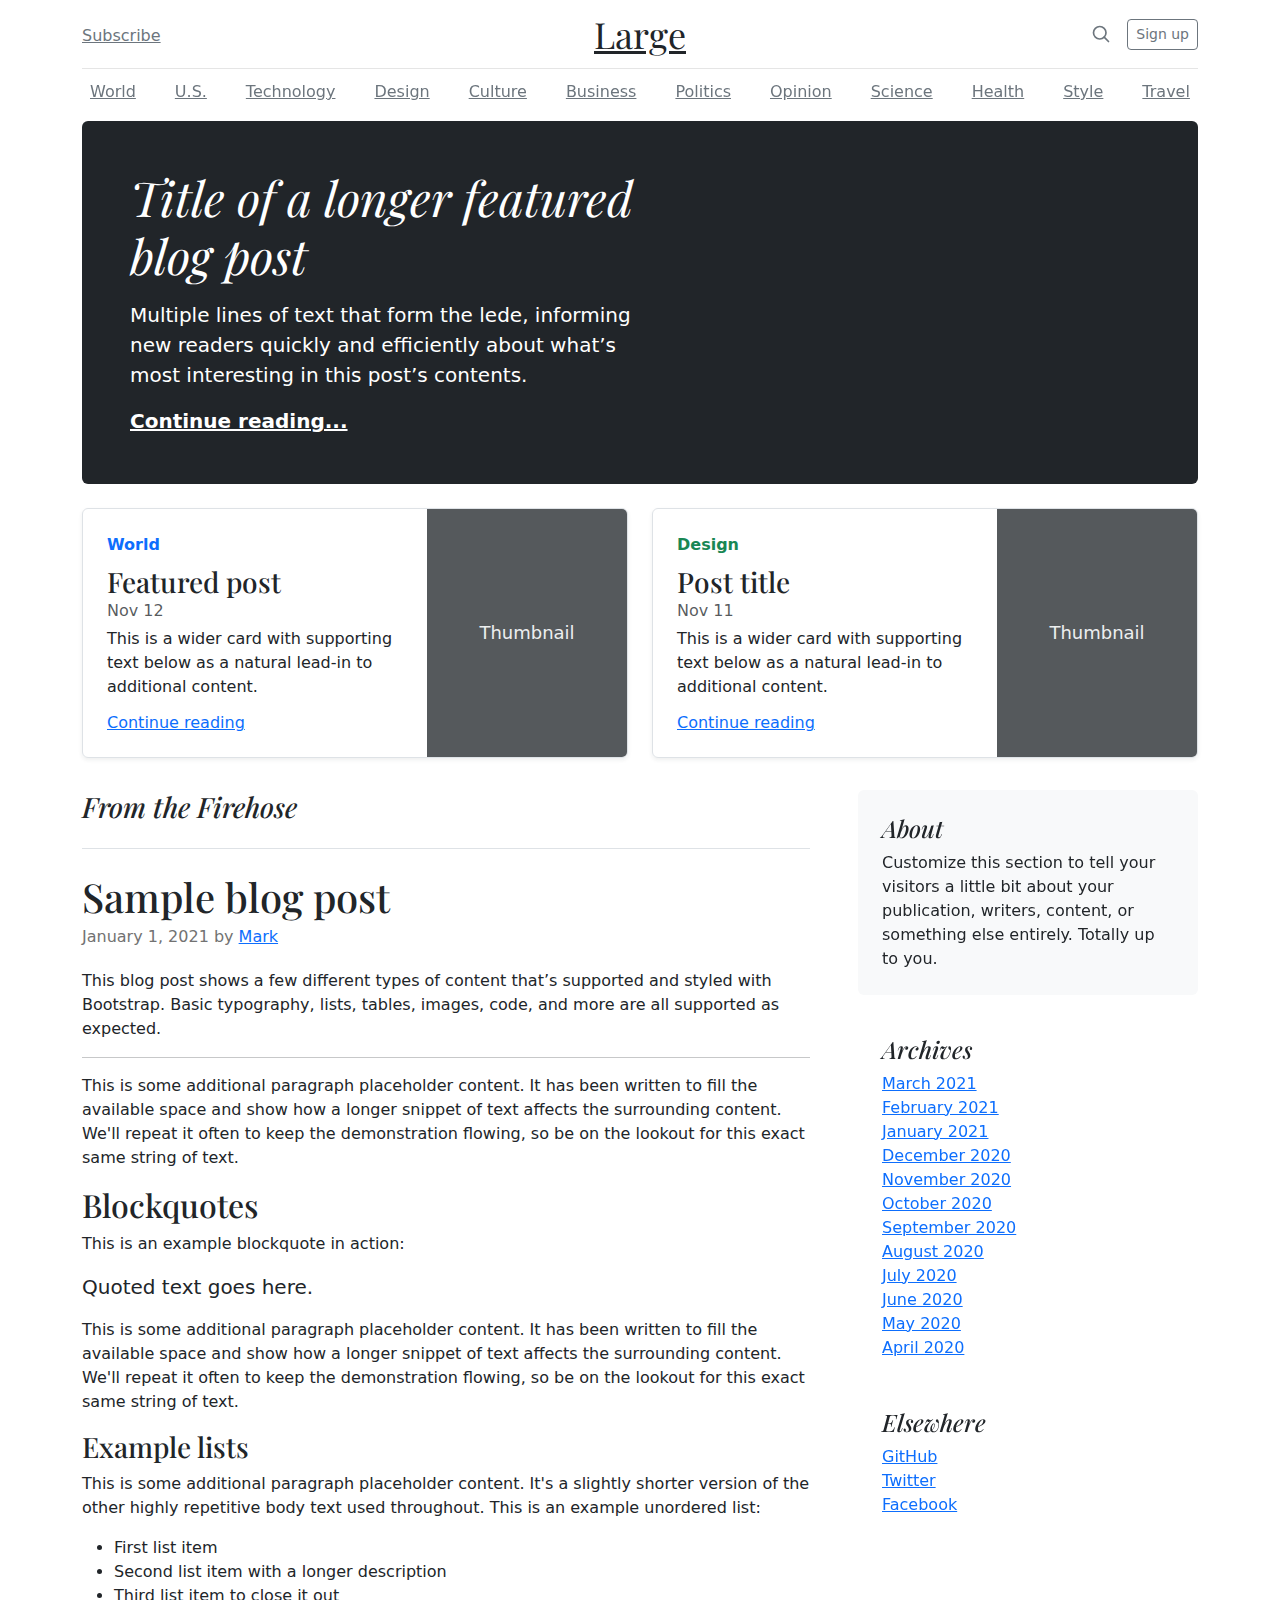
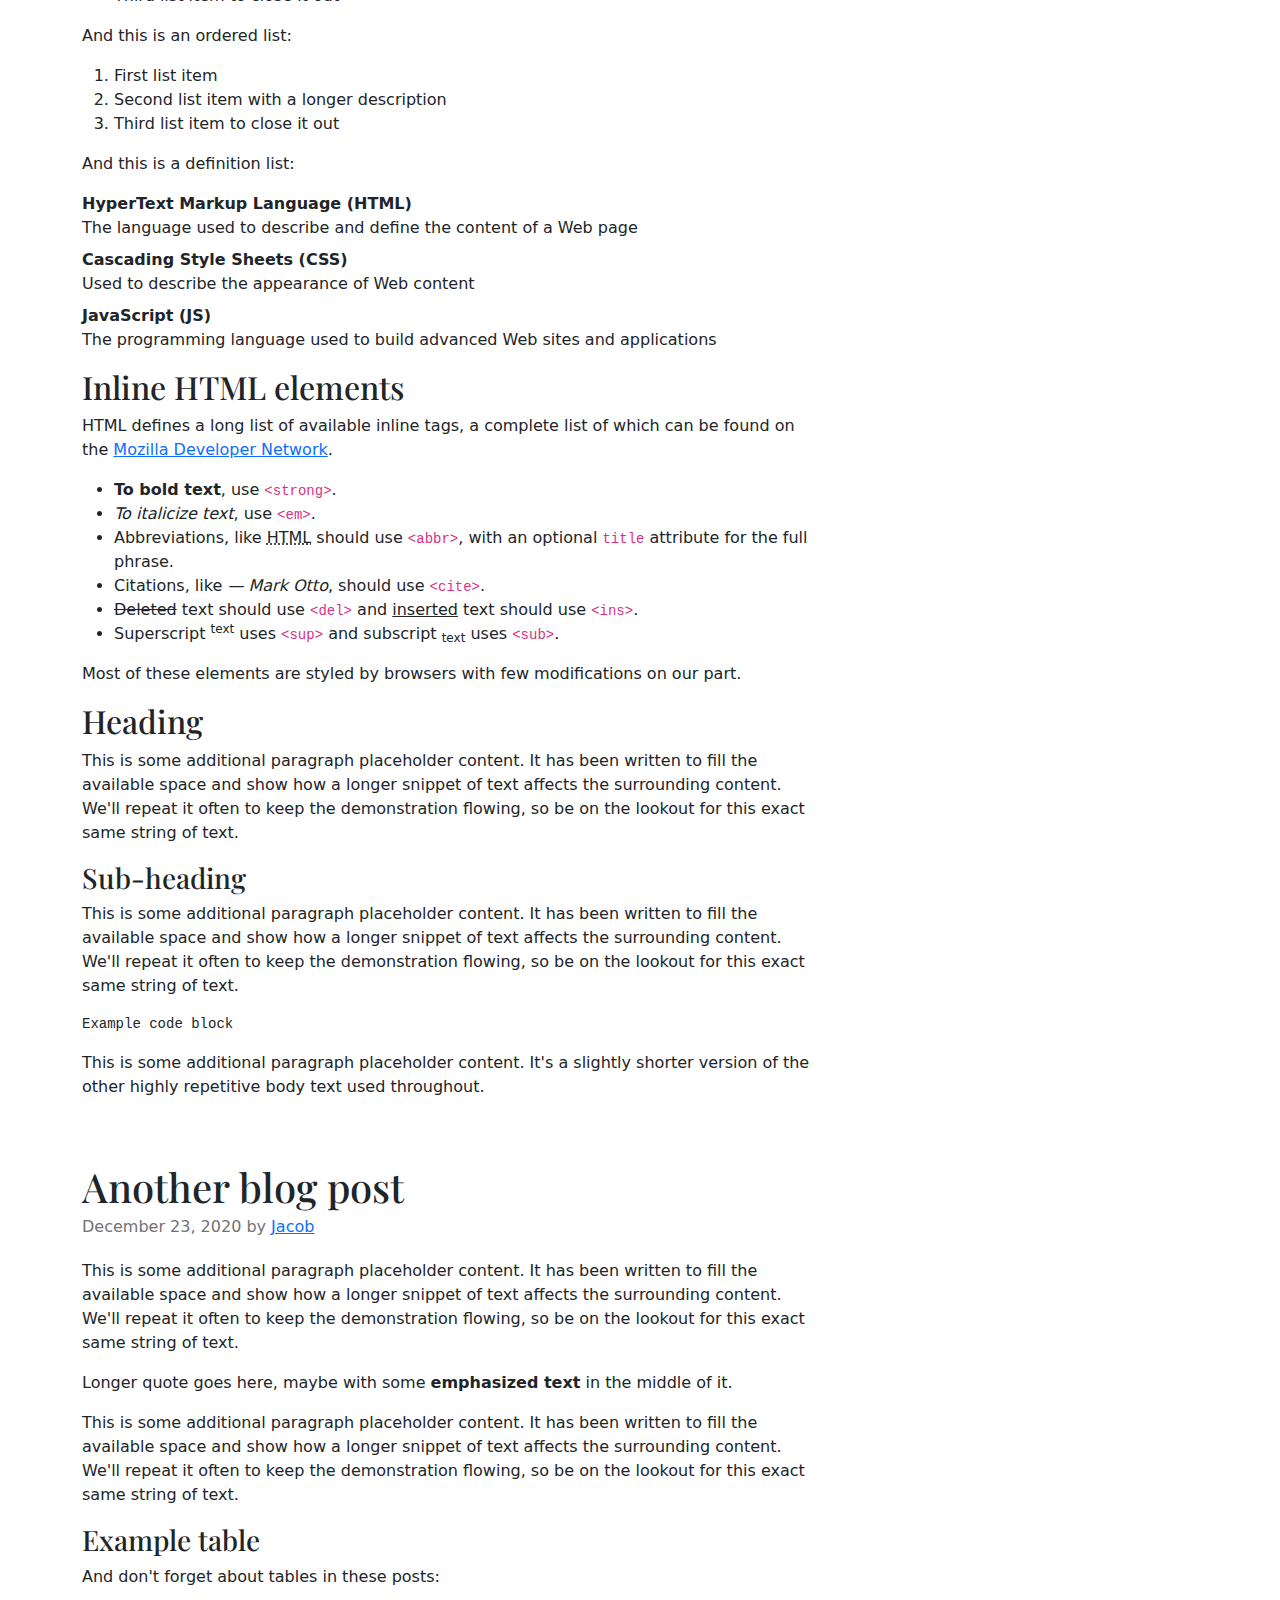
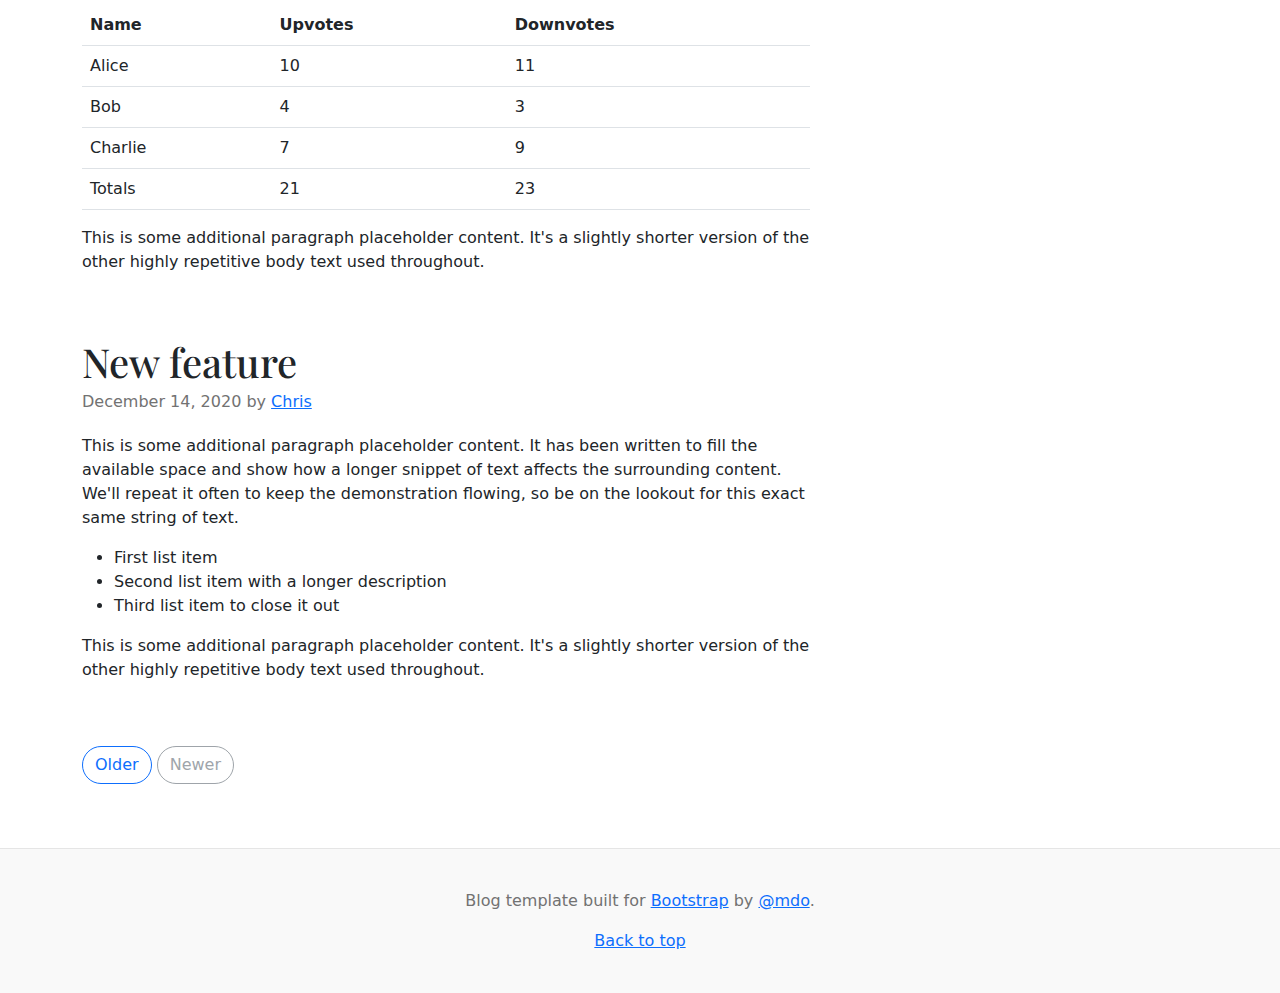
<file: Lib/bootstrap-5.3.0-alpha1/blog/index.html>
<!doctype html>
<html lang="en">
  <head>
    <meta charset="utf-8">
    <meta name="viewport" content="width=device-width, initial-scale=1">
    <meta name="description" content="">
    <meta name="author" content="Mark Otto, Jacob Thornton, and Bootstrap contributors">
    <meta name="generator" content="Hugo 0.108.0">
    <title>Blog Template · Bootstrap v5.3</title>

    <link rel="canonical" href="https://getbootstrap.com/docs/5.3/examples/blog/">

    

    

<link href="../assets/dist/css/bootstrap.min.css" rel="stylesheet">

    <style>
      .bd-placeholder-img {
        font-size: 1.125rem;
        text-anchor: middle;
        -webkit-user-select: none;
        -moz-user-select: none;
        user-select: none;
      }

      @media (min-width: 768px) {
        .bd-placeholder-img-lg {
          font-size: 3.5rem;
        }
      }

      .b-example-divider {
        height: 3rem;
        background-color: rgba(0, 0, 0, .1);
        border: solid rgba(0, 0, 0, .15);
        border-width: 1px 0;
        box-shadow: inset 0 .5em 1.5em rgba(0, 0, 0, .1), inset 0 .125em .5em rgba(0, 0, 0, .15);
      }

      .b-example-vr {
        flex-shrink: 0;
        width: 1.5rem;
        height: 100vh;
      }

      .bi {
        vertical-align: -.125em;
        fill: currentColor;
      }

      .nav-scroller {
        position: relative;
        z-index: 2;
        height: 2.75rem;
        overflow-y: hidden;
      }

      .nav-scroller .nav {
        display: flex;
        flex-wrap: nowrap;
        padding-bottom: 1rem;
        margin-top: -1px;
        overflow-x: auto;
        text-align: center;
        white-space: nowrap;
        -webkit-overflow-scrolling: touch;
      }
    </style>

    
    <!-- Custom styles for this template -->
    <link href="https://fonts.googleapis.com/css?family=Playfair&#43;Display:700,900&amp;display=swap" rel="stylesheet">
    <!-- Custom styles for this template -->
    <link href="blog.css" rel="stylesheet">
  </head>
  <body>
    
<div class="container">
  <header class="blog-header lh-1 py-3">
    <div class="row flex-nowrap justify-content-between align-items-center">
      <div class="col-4 pt-1">
        <a class="link-secondary" href="#">Subscribe</a>
      </div>
      <div class="col-4 text-center">
        <a class="blog-header-logo text-dark" href="#">Large</a>
      </div>
      <div class="col-4 d-flex justify-content-end align-items-center">
        <a class="link-secondary" href="#" aria-label="Search">
          <svg xmlns="http://www.w3.org/2000/svg" width="20" height="20" fill="none" stroke="currentColor" stroke-linecap="round" stroke-linejoin="round" stroke-width="2" class="mx-3" role="img" viewBox="0 0 24 24"><title>Search</title><circle cx="10.5" cy="10.5" r="7.5"/><path d="M21 21l-5.2-5.2"/></svg>
        </a>
        <a class="btn btn-sm btn-outline-secondary" href="#">Sign up</a>
      </div>
    </div>
  </header>

  <div class="nav-scroller py-1 mb-2">
    <nav class="nav d-flex justify-content-between">
      <a class="p-2 link-secondary" href="#">World</a>
      <a class="p-2 link-secondary" href="#">U.S.</a>
      <a class="p-2 link-secondary" href="#">Technology</a>
      <a class="p-2 link-secondary" href="#">Design</a>
      <a class="p-2 link-secondary" href="#">Culture</a>
      <a class="p-2 link-secondary" href="#">Business</a>
      <a class="p-2 link-secondary" href="#">Politics</a>
      <a class="p-2 link-secondary" href="#">Opinion</a>
      <a class="p-2 link-secondary" href="#">Science</a>
      <a class="p-2 link-secondary" href="#">Health</a>
      <a class="p-2 link-secondary" href="#">Style</a>
      <a class="p-2 link-secondary" href="#">Travel</a>
    </nav>
  </div>
</div>

<main class="container">
  <div class="p-4 p-md-5 mb-4 rounded text-bg-dark">
    <div class="col-md-6 px-0">
      <h1 class="display-4 fst-italic">Title of a longer featured blog post</h1>
      <p class="lead my-3">Multiple lines of text that form the lede, informing new readers quickly and efficiently about what’s most interesting in this post’s contents.</p>
      <p class="lead mb-0"><a href="#" class="text-white fw-bold">Continue reading...</a></p>
    </div>
  </div>

  <div class="row mb-2">
    <div class="col-md-6">
      <div class="row g-0 border rounded overflow-hidden flex-md-row mb-4 shadow-sm h-md-250 position-relative">
        <div class="col p-4 d-flex flex-column position-static">
          <strong class="d-inline-block mb-2 text-primary">World</strong>
          <h3 class="mb-0">Featured post</h3>
          <div class="mb-1 text-muted">Nov 12</div>
          <p class="card-text mb-auto">This is a wider card with supporting text below as a natural lead-in to additional content.</p>
          <a href="#" class="stretched-link">Continue reading</a>
        </div>
        <div class="col-auto d-none d-lg-block">
          <svg class="bd-placeholder-img" width="200" height="250" xmlns="http://www.w3.org/2000/svg" role="img" aria-label="Placeholder: Thumbnail" preserveAspectRatio="xMidYMid slice" focusable="false"><title>Placeholder</title><rect width="100%" height="100%" fill="#55595c"/><text x="50%" y="50%" fill="#eceeef" dy=".3em">Thumbnail</text></svg>
        </div>
      </div>
    </div>
    <div class="col-md-6">
      <div class="row g-0 border rounded overflow-hidden flex-md-row mb-4 shadow-sm h-md-250 position-relative">
        <div class="col p-4 d-flex flex-column position-static">
          <strong class="d-inline-block mb-2 text-success">Design</strong>
          <h3 class="mb-0">Post title</h3>
          <div class="mb-1 text-muted">Nov 11</div>
          <p class="mb-auto">This is a wider card with supporting text below as a natural lead-in to additional content.</p>
          <a href="#" class="stretched-link">Continue reading</a>
        </div>
        <div class="col-auto d-none d-lg-block">
          <svg class="bd-placeholder-img" width="200" height="250" xmlns="http://www.w3.org/2000/svg" role="img" aria-label="Placeholder: Thumbnail" preserveAspectRatio="xMidYMid slice" focusable="false"><title>Placeholder</title><rect width="100%" height="100%" fill="#55595c"/><text x="50%" y="50%" fill="#eceeef" dy=".3em">Thumbnail</text></svg>
        </div>
      </div>
    </div>
  </div>

  <div class="row g-5">
    <div class="col-md-8">
      <h3 class="pb-4 mb-4 fst-italic border-bottom">
        From the Firehose
      </h3>

      <article class="blog-post">
        <h2 class="blog-post-title mb-1">Sample blog post</h2>
        <p class="blog-post-meta">January 1, 2021 by <a href="#">Mark</a></p>

        <p>This blog post shows a few different types of content that’s supported and styled with Bootstrap. Basic typography, lists, tables, images, code, and more are all supported as expected.</p>
        <hr>
        <p>This is some additional paragraph placeholder content. It has been written to fill the available space and show how a longer snippet of text affects the surrounding content. We'll repeat it often to keep the demonstration flowing, so be on the lookout for this exact same string of text.</p>
        <h2>Blockquotes</h2>
        <p>This is an example blockquote in action:</p>
        <blockquote class="blockquote">
          <p>Quoted text goes here.</p>
        </blockquote>
        <p>This is some additional paragraph placeholder content. It has been written to fill the available space and show how a longer snippet of text affects the surrounding content. We'll repeat it often to keep the demonstration flowing, so be on the lookout for this exact same string of text.</p>
        <h3>Example lists</h3>
        <p>This is some additional paragraph placeholder content. It's a slightly shorter version of the other highly repetitive body text used throughout. This is an example unordered list:</p>
        <ul>
          <li>First list item</li>
          <li>Second list item with a longer description</li>
          <li>Third list item to close it out</li>
        </ul>
        <p>And this is an ordered list:</p>
        <ol>
          <li>First list item</li>
          <li>Second list item with a longer description</li>
          <li>Third list item to close it out</li>
        </ol>
        <p>And this is a definition list:</p>
        <dl>
          <dt>HyperText Markup Language (HTML)</dt>
          <dd>The language used to describe and define the content of a Web page</dd>
          <dt>Cascading Style Sheets (CSS)</dt>
          <dd>Used to describe the appearance of Web content</dd>
          <dt>JavaScript (JS)</dt>
          <dd>The programming language used to build advanced Web sites and applications</dd>
        </dl>
        <h2>Inline HTML elements</h2>
        <p>HTML defines a long list of available inline tags, a complete list of which can be found on the <a href="https://developer.mozilla.org/en-US/docs/Web/HTML/Element">Mozilla Developer Network</a>.</p>
        <ul>
          <li><strong>To bold text</strong>, use <code class="language-plaintext highlighter-rouge">&lt;strong&gt;</code>.</li>
          <li><em>To italicize text</em>, use <code class="language-plaintext highlighter-rouge">&lt;em&gt;</code>.</li>
          <li>Abbreviations, like <abbr title="HyperText Markup Language">HTML</abbr> should use <code class="language-plaintext highlighter-rouge">&lt;abbr&gt;</code>, with an optional <code class="language-plaintext highlighter-rouge">title</code> attribute for the full phrase.</li>
          <li>Citations, like <cite>— Mark Otto</cite>, should use <code class="language-plaintext highlighter-rouge">&lt;cite&gt;</code>.</li>
          <li><del>Deleted</del> text should use <code class="language-plaintext highlighter-rouge">&lt;del&gt;</code> and <ins>inserted</ins> text should use <code class="language-plaintext highlighter-rouge">&lt;ins&gt;</code>.</li>
          <li>Superscript <sup>text</sup> uses <code class="language-plaintext highlighter-rouge">&lt;sup&gt;</code> and subscript <sub>text</sub> uses <code class="language-plaintext highlighter-rouge">&lt;sub&gt;</code>.</li>
        </ul>
        <p>Most of these elements are styled by browsers with few modifications on our part.</p>
        <h2>Heading</h2>
        <p>This is some additional paragraph placeholder content. It has been written to fill the available space and show how a longer snippet of text affects the surrounding content. We'll repeat it often to keep the demonstration flowing, so be on the lookout for this exact same string of text.</p>
        <h3>Sub-heading</h3>
        <p>This is some additional paragraph placeholder content. It has been written to fill the available space and show how a longer snippet of text affects the surrounding content. We'll repeat it often to keep the demonstration flowing, so be on the lookout for this exact same string of text.</p>
        <pre><code>Example code block</code></pre>
        <p>This is some additional paragraph placeholder content. It's a slightly shorter version of the other highly repetitive body text used throughout.</p>
      </article>

      <article class="blog-post">
        <h2 class="blog-post-title mb-1">Another blog post</h2>
        <p class="blog-post-meta">December 23, 2020 by <a href="#">Jacob</a></p>

        <p>This is some additional paragraph placeholder content. It has been written to fill the available space and show how a longer snippet of text affects the surrounding content. We'll repeat it often to keep the demonstration flowing, so be on the lookout for this exact same string of text.</p>
        <blockquote>
          <p>Longer quote goes here, maybe with some <strong>emphasized text</strong> in the middle of it.</p>
        </blockquote>
        <p>This is some additional paragraph placeholder content. It has been written to fill the available space and show how a longer snippet of text affects the surrounding content. We'll repeat it often to keep the demonstration flowing, so be on the lookout for this exact same string of text.</p>
        <h3>Example table</h3>
        <p>And don't forget about tables in these posts:</p>
        <table class="table">
          <thead>
            <tr>
              <th>Name</th>
              <th>Upvotes</th>
              <th>Downvotes</th>
            </tr>
          </thead>
          <tbody>
            <tr>
              <td>Alice</td>
              <td>10</td>
              <td>11</td>
            </tr>
            <tr>
              <td>Bob</td>
              <td>4</td>
              <td>3</td>
            </tr>
            <tr>
              <td>Charlie</td>
              <td>7</td>
              <td>9</td>
            </tr>
          </tbody>
          <tfoot>
            <tr>
              <td>Totals</td>
              <td>21</td>
              <td>23</td>
            </tr>
          </tfoot>
        </table>

        <p>This is some additional paragraph placeholder content. It's a slightly shorter version of the other highly repetitive body text used throughout.</p>
      </article>

      <article class="blog-post">
        <h2 class="blog-post-title mb-1">New feature</h2>
        <p class="blog-post-meta">December 14, 2020 by <a href="#">Chris</a></p>

        <p>This is some additional paragraph placeholder content. It has been written to fill the available space and show how a longer snippet of text affects the surrounding content. We'll repeat it often to keep the demonstration flowing, so be on the lookout for this exact same string of text.</p>
        <ul>
          <li>First list item</li>
          <li>Second list item with a longer description</li>
          <li>Third list item to close it out</li>
        </ul>
        <p>This is some additional paragraph placeholder content. It's a slightly shorter version of the other highly repetitive body text used throughout.</p>
      </article>

      <nav class="blog-pagination" aria-label="Pagination">
        <a class="btn btn-outline-primary rounded-pill" href="#">Older</a>
        <a class="btn btn-outline-secondary rounded-pill disabled">Newer</a>
      </nav>

    </div>

    <div class="col-md-4">
      <div class="position-sticky" style="top: 2rem;">
        <div class="p-4 mb-3 bg-light rounded">
          <h4 class="fst-italic">About</h4>
          <p class="mb-0">Customize this section to tell your visitors a little bit about your publication, writers, content, or something else entirely. Totally up to you.</p>
        </div>

        <div class="p-4">
          <h4 class="fst-italic">Archives</h4>
          <ol class="list-unstyled mb-0">
            <li><a href="#">March 2021</a></li>
            <li><a href="#">February 2021</a></li>
            <li><a href="#">January 2021</a></li>
            <li><a href="#">December 2020</a></li>
            <li><a href="#">November 2020</a></li>
            <li><a href="#">October 2020</a></li>
            <li><a href="#">September 2020</a></li>
            <li><a href="#">August 2020</a></li>
            <li><a href="#">July 2020</a></li>
            <li><a href="#">June 2020</a></li>
            <li><a href="#">May 2020</a></li>
            <li><a href="#">April 2020</a></li>
          </ol>
        </div>

        <div class="p-4">
          <h4 class="fst-italic">Elsewhere</h4>
          <ol class="list-unstyled">
            <li><a href="#">GitHub</a></li>
            <li><a href="#">Twitter</a></li>
            <li><a href="#">Facebook</a></li>
          </ol>
        </div>
      </div>
    </div>
  </div>

</main>

<footer class="blog-footer">
  <p>Blog template built for <a href="https://getbootstrap.com/">Bootstrap</a> by <a href="https://twitter.com/mdo">@mdo</a>.</p>
  <p>
    <a href="#">Back to top</a>
  </p>
</footer>


    
  </body>
</html>
</file>
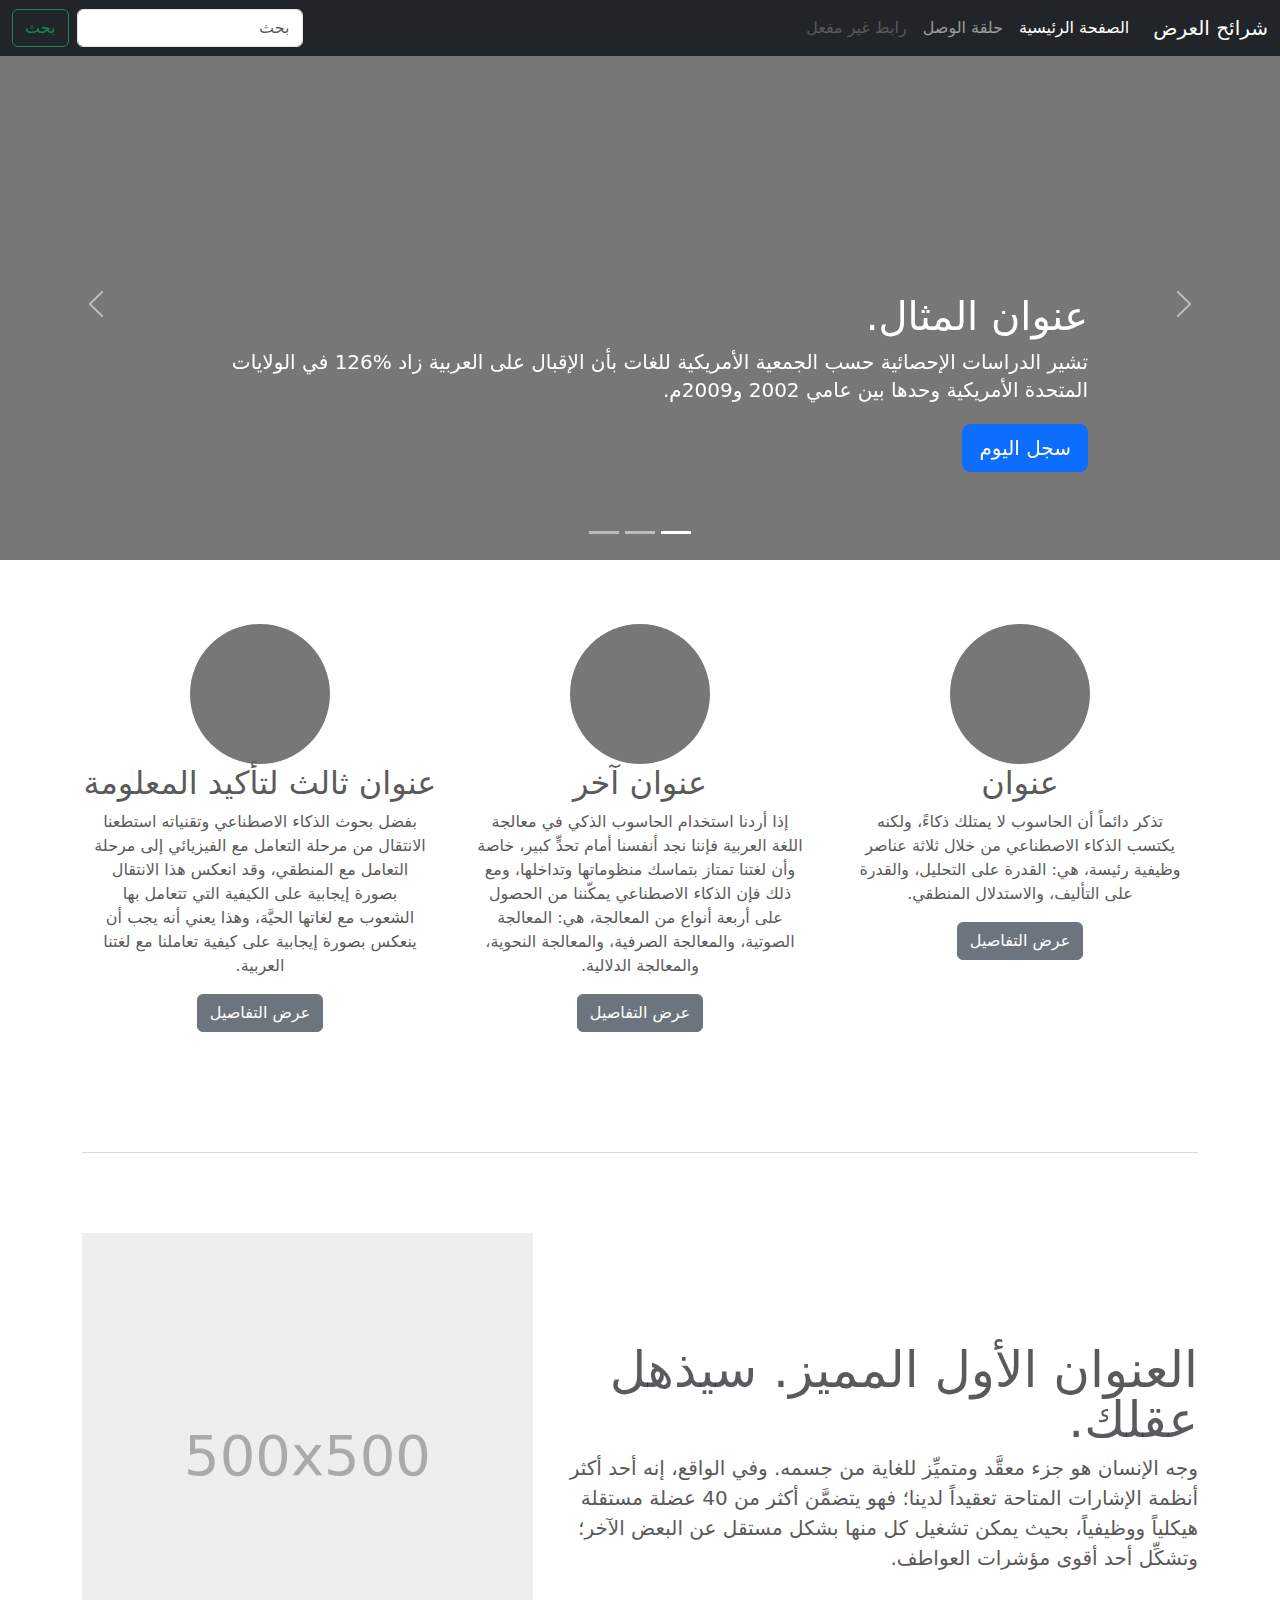
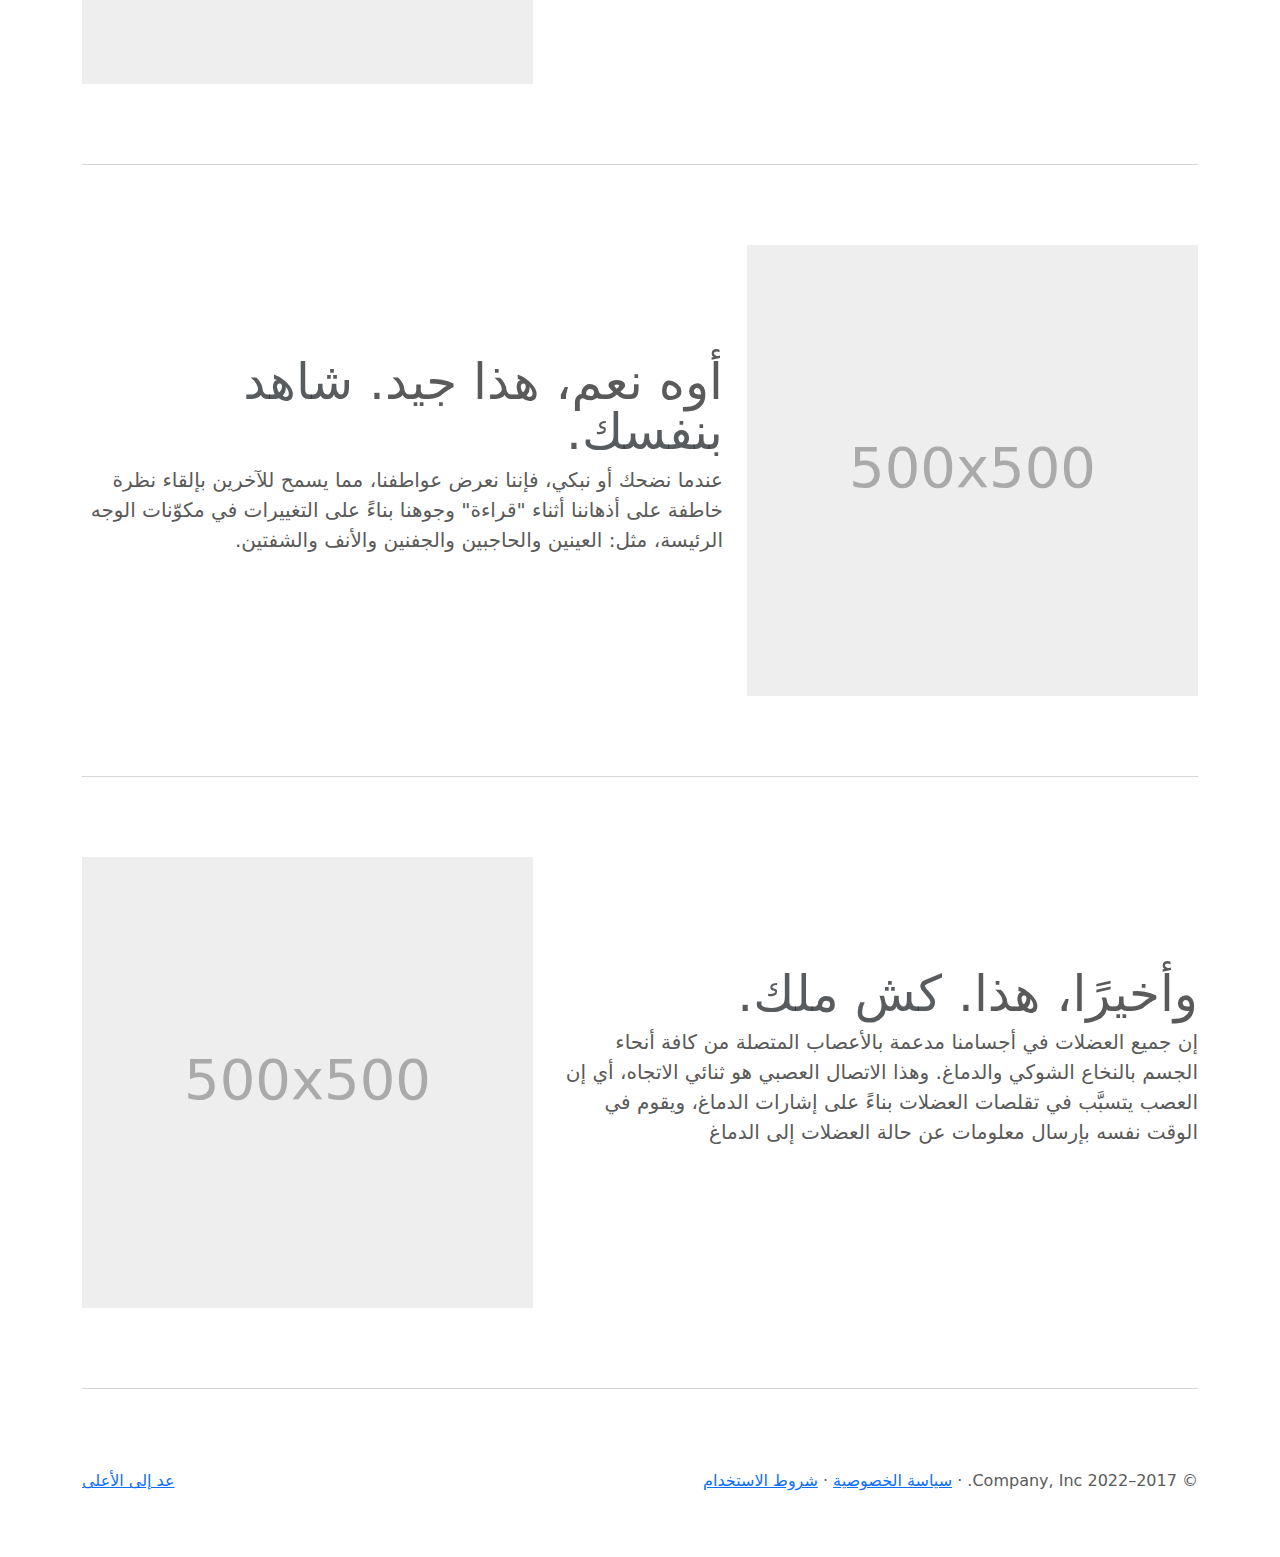
<file: Lib/bootstrap-5.3.0-alpha1/carousel-rtl/index.html>
<!doctype html>
<html lang="ar" dir="rtl">
  <head>
    <meta charset="utf-8">
    <meta name="viewport" content="width=device-width, initial-scale=1">
    <meta name="description" content="">
    <meta name="author" content="Mark Otto, Jacob Thornton, and Bootstrap contributors">
    <meta name="generator" content="Hugo 0.108.0">
    <title>قالب  شرائح العرض · Bootstrap v5.3</title>

    <link rel="canonical" href="https://getbootstrap.com/docs/5.3/examples/carousel-rtl/">

    

    

<link href="../assets/dist/css/bootstrap.rtl.min.css" rel="stylesheet">

    <style>
      .bd-placeholder-img {
        font-size: 1.125rem;
        text-anchor: middle;
        -webkit-user-select: none;
        -moz-user-select: none;
        user-select: none;
      }

      @media (min-width: 768px) {
        .bd-placeholder-img-lg {
          font-size: 3.5rem;
        }
      }

      .b-example-divider {
        height: 3rem;
        background-color: rgba(0, 0, 0, .1);
        border: solid rgba(0, 0, 0, .15);
        border-width: 1px 0;
        box-shadow: inset 0 .5em 1.5em rgba(0, 0, 0, .1), inset 0 .125em .5em rgba(0, 0, 0, .15);
      }

      .b-example-vr {
        flex-shrink: 0;
        width: 1.5rem;
        height: 100vh;
      }

      .bi {
        vertical-align: -.125em;
        fill: currentColor;
      }

      .nav-scroller {
        position: relative;
        z-index: 2;
        height: 2.75rem;
        overflow-y: hidden;
      }

      .nav-scroller .nav {
        display: flex;
        flex-wrap: nowrap;
        padding-bottom: 1rem;
        margin-top: -1px;
        overflow-x: auto;
        text-align: center;
        white-space: nowrap;
        -webkit-overflow-scrolling: touch;
      }
    </style>

    
    <!-- Custom styles for this template -->
    <link href="../carousel/carousel.rtl.css" rel="stylesheet">
  </head>
  <body>
    
<header>
  <nav class="navbar navbar-expand-md navbar-dark fixed-top bg-dark">
    <div class="container-fluid">
      <a class="navbar-brand" href="#">شرائح العرض</a>
      <button class="navbar-toggler" type="button" data-bs-toggle="collapse" data-bs-target="#navbarCollapse" aria-controls="navbarCollapse" aria-expanded="false" aria-label="تبديل التنقل">
        <span class="navbar-toggler-icon"></span>
      </button>
      <div class="collapse navbar-collapse" id="navbarCollapse">
        <ul class="navbar-nav me-auto mb-2 mb-md-0">
          <li class="nav-item">
            <a class="nav-link active" aria-current="page" href="#">الصفحة الرئيسية</a>
          </li>
          <li class="nav-item">
            <a class="nav-link" href="#">حلقة الوصل</a>
          </li>
          <li class="nav-item">
            <a class="nav-link disabled">رابط غير مفعل</a>
          </li>
        </ul>
        <form class="d-flex" role="search">
          <input class="form-control me-2" type="search" placeholder="بحث" aria-label="بحث">
          <button class="btn btn-outline-success" type="submit">بحث</button>
        </form>
      </div>
    </div>
  </nav>
</header>

<main>

  <div id="myCarousel" class="carousel slide" data-bs-ride="carousel">
    <div class="carousel-indicators">
      <button type="button" data-bs-target="#myCarousel" data-bs-slide-to="0" class="active" aria-current="true" aria-label="Slide 1"></button>
      <button type="button" data-bs-target="#myCarousel" data-bs-slide-to="1" aria-label="Slide 2"></button>
      <button type="button" data-bs-target="#myCarousel" data-bs-slide-to="2" aria-label="Slide 3"></button>
    </div>
    <div class="carousel-inner">
      <div class="carousel-item active">
        <svg class="bd-placeholder-img" width="100%" height="100%" xmlns="http://www.w3.org/2000/svg" aria-hidden="true" preserveAspectRatio="xMidYMid slice" focusable="false"><rect width="100%" height="100%" fill="#777"/></svg>
        <div class="container">
          <div class="carousel-caption text-start">
            <h1>عنوان المثال.</h1>
            <p>تشير الدراسات الإحصائية حسب الجمعية الأمريكية للغات بأن الإقبال على العربية زاد %126 في الولايات المتحدة الأمريكية وحدها بين عامي 2002 و2009م.</p>
            <p><a class="btn btn-lg btn-primary" href="#">سجل اليوم</a></p>
          </div>
        </div>
      </div>
      <div class="carousel-item">
        <svg class="bd-placeholder-img" width="100%" height="100%" xmlns="http://www.w3.org/2000/svg" aria-hidden="true" preserveAspectRatio="xMidYMid slice" focusable="false"><rect width="100%" height="100%" fill="#777"/></svg>
        <div class="container">
          <div class="carousel-caption">
            <h1>عنوان مثال آخر.</h1>
            <p>حسب المجلس الثقافي البريطاني فإن تعليم الإنجليزية داخل بريطانيا يسهم في تعزيز اقتصادها بما يتجاوز ملياري جنيه سنوياً، كما أنه وفر أكثر من 26 ألف وظيفة.</p>
            <p><a class="btn btn-lg btn-primary" href="#">أعرف أكثر</a></p>
          </div>
        </div>
      </div>
      <div class="carousel-item">
        <svg class="bd-placeholder-img" width="100%" height="100%" xmlns="http://www.w3.org/2000/svg" aria-hidden="true" preserveAspectRatio="xMidYMid slice" focusable="false"><rect width="100%" height="100%" fill="#777"/></svg>
        <div class="container">
          <div class="carousel-caption text-end">
            <h1>واحد أكثر لقياس جيد.</h1>
            <p>الإحصاءات لحجم الاستثمار اللغوي خارج بريطانيا تتفاوت من سنة لأخرى إلا أن المدير التنفيذي للمجلس الثقافي البريطاني إدي بايرز يرى أن استثمار تعليم الإنجليزية في الخارج لا يحسب على المستوى المالي فحسب بل على المستوى السياسي أيضاً.</p>
            <p><a class="btn btn-lg btn-primary" href="#">تصفح المعرض</a></p>
          </div>
        </div>
      </div>
    </div>
    <button class="carousel-control-prev" type="button" data-bs-target="#myCarousel" data-bs-slide="prev">
      <span class="carousel-control-prev-icon" aria-hidden="true"></span>
      <span class="visually-hidden">السابق</span>
    </button>
    <button class="carousel-control-next" type="button" data-bs-target="#myCarousel" data-bs-slide="next">
      <span class="carousel-control-next-icon" aria-hidden="true"></span>
      <span class="visually-hidden">التالي</span>
    </button>
  </div>


  <!-- Marketing messaging and featurettes
  ================================================== -->
  <!-- Wrap the rest of the page in another container to center all the content. -->

  <div class="container marketing">

    <!-- Three columns of text below the carousel -->
    <div class="row">
      <div class="col-lg-4">
        <svg class="bd-placeholder-img rounded-circle" width="140" height="140" xmlns="http://www.w3.org/2000/svg" role="img" aria-label="Placeholder: 140x140" preserveAspectRatio="xMidYMid slice" focusable="false"><title>Placeholder</title><rect width="100%" height="100%" fill="#777"/><text x="50%" y="50%" fill="#777" dy=".3em">140x140</text></svg>
        <h2 class="fw-normal">عنوان</h2>
        <p>تذكر دائماً أن الحاسوب لا يمتلك ذكاءً، ولكنه يكتسب الذكاء الاصطناعي من خلال ثلاثة عناصر وظيفية رئيسة، هي: القدرة على التحليل، والقدرة على التأليف، والاستدلال المنطقي.</p>
        <p><a class="btn btn-secondary" href="#">عرض التفاصيل</a></p>
      </div><!-- /.col-lg-4 -->
      <div class="col-lg-4">
        <svg class="bd-placeholder-img rounded-circle" width="140" height="140" xmlns="http://www.w3.org/2000/svg" role="img" aria-label="Placeholder: 140x140" preserveAspectRatio="xMidYMid slice" focusable="false"><title>Placeholder</title><rect width="100%" height="100%" fill="#777"/><text x="50%" y="50%" fill="#777" dy=".3em">140x140</text></svg>
        <h2 class="fw-normal">عنوان آخر</h2>
        <p>إذا أردنا استخدام الحاسوب الذكي في معالجة اللغة العربية فإننا نجد أنفسنا أمام تحدٍّ كبير، خاصة وأن لغتنا تمتاز بتماسك منظوماتها وتداخلها، ومع ذلك فإن الذكاء الاصطناعي يمكّننا من الحصول على أربعة أنواع من المعالجة، هي: المعالجة الصوتية، والمعالجة الصرفية، والمعالجة النحوية، والمعالجة الدلالية.</p>
        <p><a class="btn btn-secondary" href="#">عرض التفاصيل</a></p>
      </div><!-- /.col-lg-4 -->
      <div class="col-lg-4">
        <svg class="bd-placeholder-img rounded-circle" width="140" height="140" xmlns="http://www.w3.org/2000/svg" role="img" aria-label="Placeholder: 140x140" preserveAspectRatio="xMidYMid slice" focusable="false"><title>Placeholder</title><rect width="100%" height="100%" fill="#777"/><text x="50%" y="50%" fill="#777" dy=".3em">140x140</text></svg>
        <h2 class="fw-normal">عنوان ثالث لتأكيد المعلومة</h2>
        <p>بفضل بحوث الذكاء الاصطناعي وتقنياته استطعنا الانتقال من مرحلة التعامل مع الفيزيائي إلى مرحلة التعامل مع المنطقي، وقد انعكس هذا الانتقال بصورة إيجابية على الكيفية التي تتعامل بها الشعوب مع لغاتها الحيَّة، وهذا يعني أنه يجب أن ينعكس بصورة إيجابية على كيفية تعاملنا مع لغتنا العربية.</p>
        <p><a class="btn btn-secondary" href="#">عرض التفاصيل</a></p>
      </div><!-- /.col-lg-4 -->
    </div><!-- /.row -->


    <!-- START THE FEATURETTES -->

    <hr class="featurette-divider">

    <div class="row featurette">
      <div class="col-md-7">
        <h2 class="featurette-heading fw-normal lh-1">العنوان الأول المميز. <span class="text-muted"> سيذهل عقلك. </span></h2>
        <p class="lead">وجه الإنسان هو جزء معقَّد ومتميِّز للغاية من جسمه. وفي الواقع، إنه أحد أكثر أنظمة الإشارات المتاحة تعقيداً لدينا؛ فهو يتضمَّن أكثر من 40 عضلة مستقلة هيكلياً ووظيفياً، بحيث يمكن تشغيل كل منها بشكل مستقل عن البعض الآخر؛ وتشكِّل أحد أقوى مؤشرات العواطف.</p>
      </div>
      <div class="col-md-5">
        <svg class="bd-placeholder-img bd-placeholder-img-lg featurette-image img-fluid mx-auto" width="500" height="500" xmlns="http://www.w3.org/2000/svg" role="img" aria-label="Placeholder: 500x500" preserveAspectRatio="xMidYMid slice" focusable="false"><title>Placeholder</title><rect width="100%" height="100%" fill="#eee"/><text x="50%" y="50%" fill="#aaa" dy=".3em">500x500</text></svg>
      </div>
    </div>

    <hr class="featurette-divider">

    <div class="row featurette">
      <div class="col-md-7 order-md-2">
        <h2 class="featurette-heading fw-normal lh-1">أوه نعم، هذا جيد. <span class="text-muted"> شاهد بنفسك. </span></h2>
        <p class="lead">عندما نضحك أو نبكي، فإننا نعرض عواطفنا، مما يسمح للآخرين بإلقاء نظرة خاطفة على أذهاننا أثناء "قراءة" وجوهنا بناءً على التغييرات في مكوّنات الوجه الرئيسة، مثل: العينين والحاجبين والجفنين والأنف والشفتين.</p>
      </div>
      <div class="col-md-5 order-md-1">
        <svg class="bd-placeholder-img bd-placeholder-img-lg featurette-image img-fluid mx-auto" width="500" height="500" xmlns="http://www.w3.org/2000/svg" role="img" aria-label="Placeholder: 500x500" preserveAspectRatio="xMidYMid slice" focusable="false"><title>Placeholder</title><rect width="100%" height="100%" fill="#eee"/><text x="50%" y="50%" fill="#aaa" dy=".3em">500x500</text></svg>
      </div>
    </div>

    <hr class="featurette-divider">

    <div class="row featurette">
      <div class="col-md-7">
        <h2 class="featurette-heading fw-normal lh-1">وأخيرًا، هذا. <span class="text-muted"> كش ملك. </span></h2>
        <p class="lead">إن جميع العضلات في أجسامنا مدعمة بالأعصاب المتصلة من كافة أنحاء الجسم بالنخاع الشوكي والدماغ. وهذا الاتصال العصبي هو ثنائي الاتجاه، أي إن العصب يتسبَّب في تقلصات العضلات بناءً على إشارات الدماغ، ويقوم في الوقت نفسه بإرسال معلومات عن حالة العضلات إلى الدماغ</p>
      </div>
      <div class="col-md-5">
        <svg class="bd-placeholder-img bd-placeholder-img-lg featurette-image img-fluid mx-auto" width="500" height="500" xmlns="http://www.w3.org/2000/svg" role="img" aria-label="Placeholder: 500x500" preserveAspectRatio="xMidYMid slice" focusable="false"><title>Placeholder</title><rect width="100%" height="100%" fill="#eee"/><text x="50%" y="50%" fill="#aaa" dy=".3em">500x500</text></svg>
      </div>
    </div>

    <hr class="featurette-divider">

    <!-- /END THE FEATURETTES -->

  </div><!-- /.container -->


  <!-- FOOTER -->
  <footer class="container">
    <p class="float-end"><a href="#">عد إلى الأعلى</a></p>
    <p>&copy; 2017–2022 Company, Inc. &middot; <a href="#">سياسة الخصوصية</a> &middot; <a href="#">شروط الاستخدام</a></p>
  </footer>
</main>


    <script src="../assets/dist/js/bootstrap.bundle.min.js"></script>

      
  </body>
</html>
</file>
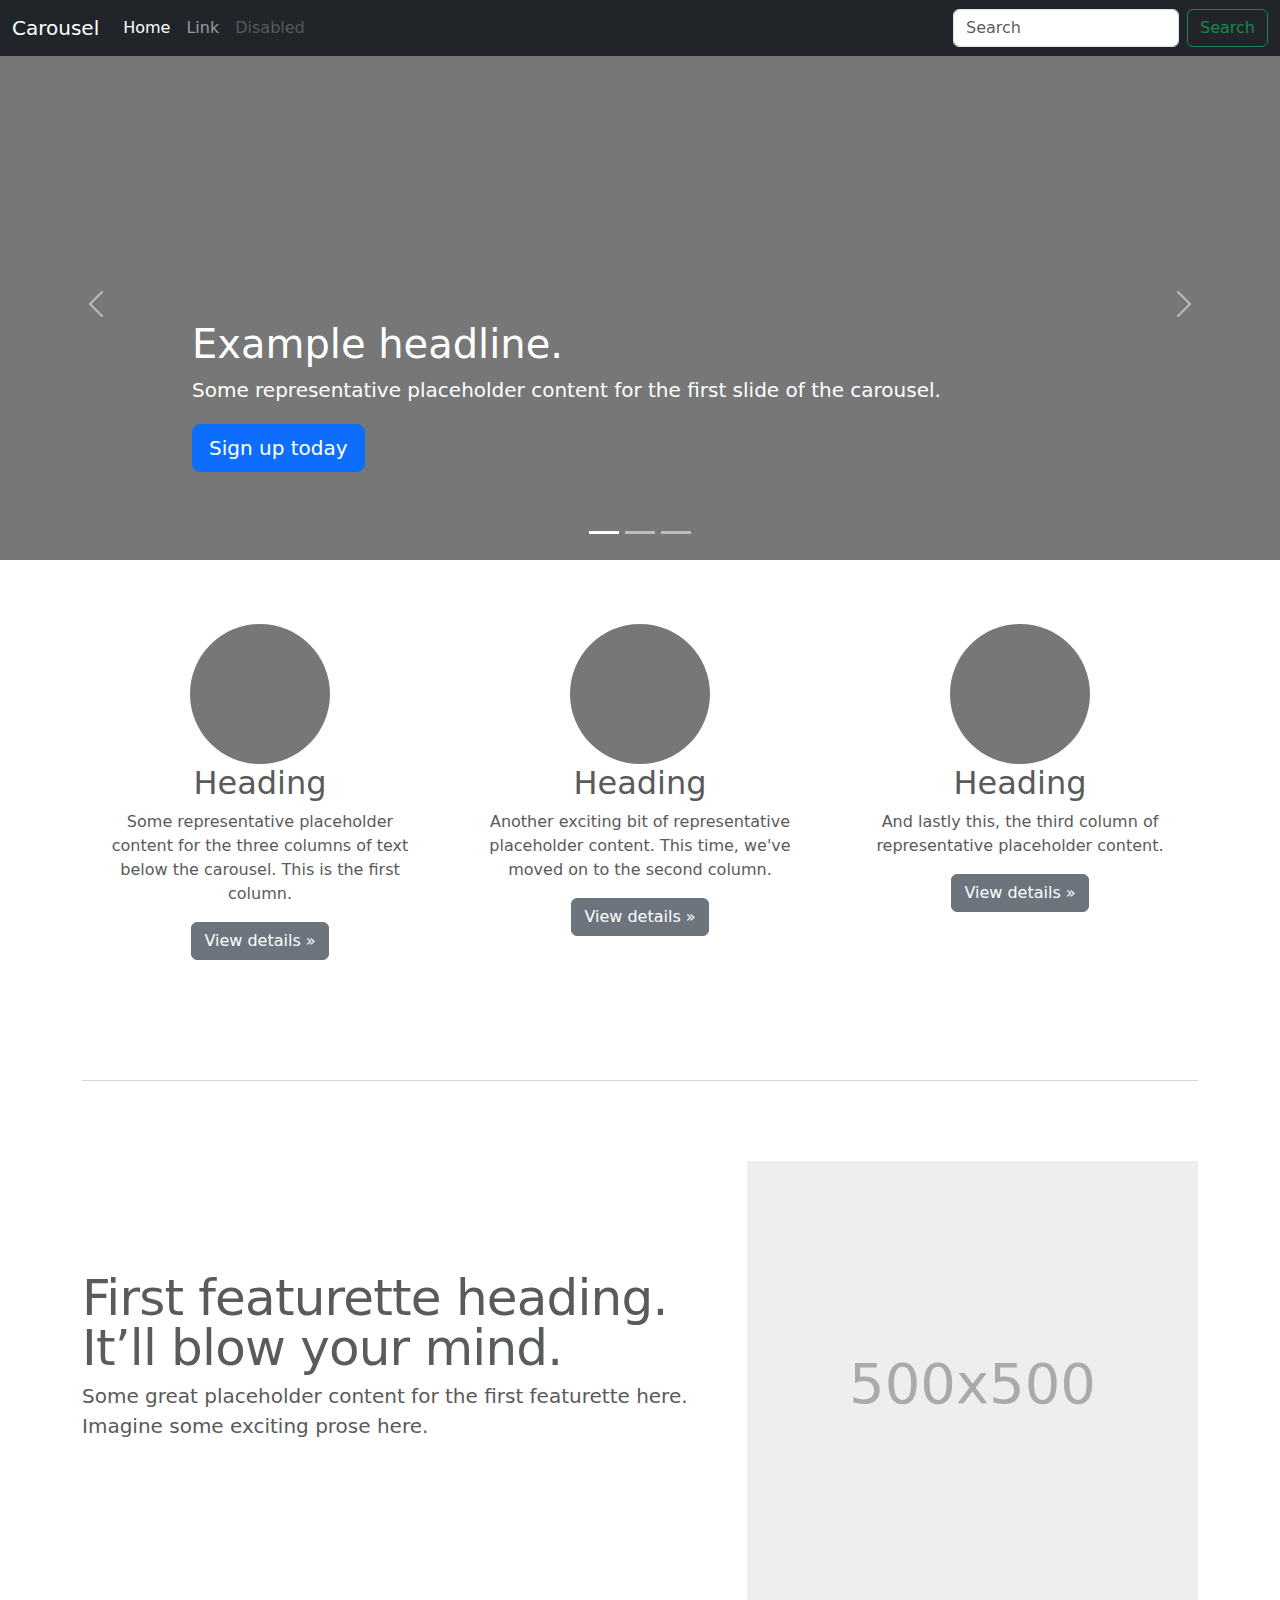
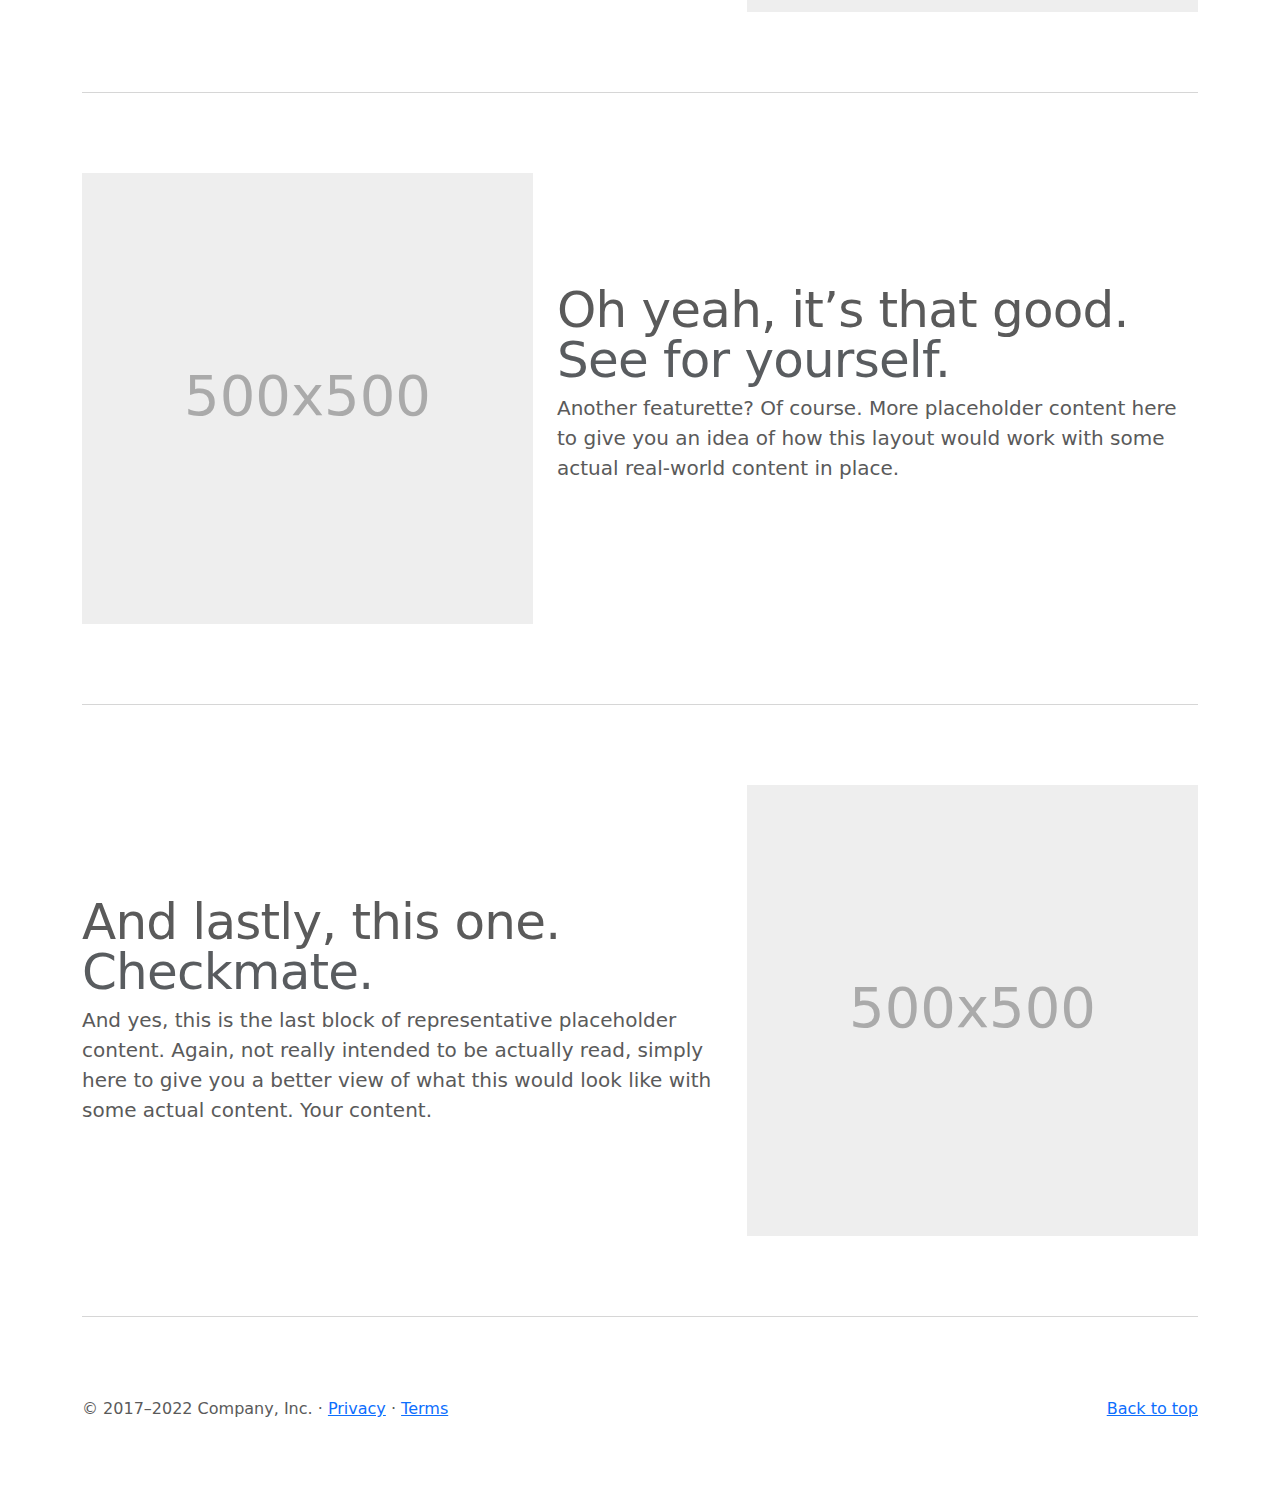
<file: Lib/bootstrap-5.3.0-alpha1/carousel/index.html>
<!doctype html>
<html lang="en">
  <head>
    <meta charset="utf-8">
    <meta name="viewport" content="width=device-width, initial-scale=1">
    <meta name="description" content="">
    <meta name="author" content="Mark Otto, Jacob Thornton, and Bootstrap contributors">
    <meta name="generator" content="Hugo 0.108.0">
    <title>Carousel Template · Bootstrap v5.3</title>

    <link rel="canonical" href="https://getbootstrap.com/docs/5.3/examples/carousel/">

    

    

<link href="../assets/dist/css/bootstrap.min.css" rel="stylesheet">

    <style>
      .bd-placeholder-img {
        font-size: 1.125rem;
        text-anchor: middle;
        -webkit-user-select: none;
        -moz-user-select: none;
        user-select: none;
      }

      @media (min-width: 768px) {
        .bd-placeholder-img-lg {
          font-size: 3.5rem;
        }
      }

      .b-example-divider {
        height: 3rem;
        background-color: rgba(0, 0, 0, .1);
        border: solid rgba(0, 0, 0, .15);
        border-width: 1px 0;
        box-shadow: inset 0 .5em 1.5em rgba(0, 0, 0, .1), inset 0 .125em .5em rgba(0, 0, 0, .15);
      }

      .b-example-vr {
        flex-shrink: 0;
        width: 1.5rem;
        height: 100vh;
      }

      .bi {
        vertical-align: -.125em;
        fill: currentColor;
      }

      .nav-scroller {
        position: relative;
        z-index: 2;
        height: 2.75rem;
        overflow-y: hidden;
      }

      .nav-scroller .nav {
        display: flex;
        flex-wrap: nowrap;
        padding-bottom: 1rem;
        margin-top: -1px;
        overflow-x: auto;
        text-align: center;
        white-space: nowrap;
        -webkit-overflow-scrolling: touch;
      }
    </style>

    
    <!-- Custom styles for this template -->
    <link href="carousel.css" rel="stylesheet">
  </head>
  <body>
    
<header>
  <nav class="navbar navbar-expand-md navbar-dark fixed-top bg-dark">
    <div class="container-fluid">
      <a class="navbar-brand" href="#">Carousel</a>
      <button class="navbar-toggler" type="button" data-bs-toggle="collapse" data-bs-target="#navbarCollapse" aria-controls="navbarCollapse" aria-expanded="false" aria-label="Toggle navigation">
        <span class="navbar-toggler-icon"></span>
      </button>
      <div class="collapse navbar-collapse" id="navbarCollapse">
        <ul class="navbar-nav me-auto mb-2 mb-md-0">
          <li class="nav-item">
            <a class="nav-link active" aria-current="page" href="#">Home</a>
          </li>
          <li class="nav-item">
            <a class="nav-link" href="#">Link</a>
          </li>
          <li class="nav-item">
            <a class="nav-link disabled">Disabled</a>
          </li>
        </ul>
        <form class="d-flex" role="search">
          <input class="form-control me-2" type="search" placeholder="Search" aria-label="Search">
          <button class="btn btn-outline-success" type="submit">Search</button>
        </form>
      </div>
    </div>
  </nav>
</header>

<main>

  <div id="myCarousel" class="carousel slide" data-bs-ride="carousel">
    <div class="carousel-indicators">
      <button type="button" data-bs-target="#myCarousel" data-bs-slide-to="0" class="active" aria-current="true" aria-label="Slide 1"></button>
      <button type="button" data-bs-target="#myCarousel" data-bs-slide-to="1" aria-label="Slide 2"></button>
      <button type="button" data-bs-target="#myCarousel" data-bs-slide-to="2" aria-label="Slide 3"></button>
    </div>
    <div class="carousel-inner">
      <div class="carousel-item active">
        <svg class="bd-placeholder-img" width="100%" height="100%" xmlns="http://www.w3.org/2000/svg" aria-hidden="true" preserveAspectRatio="xMidYMid slice" focusable="false"><rect width="100%" height="100%" fill="#777"/></svg>
        <div class="container">
          <div class="carousel-caption text-start">
            <h1>Example headline.</h1>
            <p>Some representative placeholder content for the first slide of the carousel.</p>
            <p><a class="btn btn-lg btn-primary" href="#">Sign up today</a></p>
          </div>
        </div>
      </div>
      <div class="carousel-item">
        <svg class="bd-placeholder-img" width="100%" height="100%" xmlns="http://www.w3.org/2000/svg" aria-hidden="true" preserveAspectRatio="xMidYMid slice" focusable="false"><rect width="100%" height="100%" fill="#777"/></svg>
        <div class="container">
          <div class="carousel-caption">
            <h1>Another example headline.</h1>
            <p>Some representative placeholder content for the second slide of the carousel.</p>
            <p><a class="btn btn-lg btn-primary" href="#">Learn more</a></p>
          </div>
        </div>
      </div>
      <div class="carousel-item">
        <svg class="bd-placeholder-img" width="100%" height="100%" xmlns="http://www.w3.org/2000/svg" aria-hidden="true" preserveAspectRatio="xMidYMid slice" focusable="false"><rect width="100%" height="100%" fill="#777"/></svg>
        <div class="container">
          <div class="carousel-caption text-end">
            <h1>One more for good measure.</h1>
            <p>Some representative placeholder content for the third slide of this carousel.</p>
            <p><a class="btn btn-lg btn-primary" href="#">Browse gallery</a></p>
          </div>
        </div>
      </div>
    </div>
    <button class="carousel-control-prev" type="button" data-bs-target="#myCarousel" data-bs-slide="prev">
      <span class="carousel-control-prev-icon" aria-hidden="true"></span>
      <span class="visually-hidden">Previous</span>
    </button>
    <button class="carousel-control-next" type="button" data-bs-target="#myCarousel" data-bs-slide="next">
      <span class="carousel-control-next-icon" aria-hidden="true"></span>
      <span class="visually-hidden">Next</span>
    </button>
  </div>


  <!-- Marketing messaging and featurettes
  ================================================== -->
  <!-- Wrap the rest of the page in another container to center all the content. -->

  <div class="container marketing">

    <!-- Three columns of text below the carousel -->
    <div class="row">
      <div class="col-lg-4">
        <svg class="bd-placeholder-img rounded-circle" width="140" height="140" xmlns="http://www.w3.org/2000/svg" role="img" aria-label="Placeholder: 140x140" preserveAspectRatio="xMidYMid slice" focusable="false"><title>Placeholder</title><rect width="100%" height="100%" fill="#777"/><text x="50%" y="50%" fill="#777" dy=".3em">140x140</text></svg>
        <h2 class="fw-normal">Heading</h2>
        <p>Some representative placeholder content for the three columns of text below the carousel. This is the first column.</p>
        <p><a class="btn btn-secondary" href="#">View details &raquo;</a></p>
      </div><!-- /.col-lg-4 -->
      <div class="col-lg-4">
        <svg class="bd-placeholder-img rounded-circle" width="140" height="140" xmlns="http://www.w3.org/2000/svg" role="img" aria-label="Placeholder: 140x140" preserveAspectRatio="xMidYMid slice" focusable="false"><title>Placeholder</title><rect width="100%" height="100%" fill="#777"/><text x="50%" y="50%" fill="#777" dy=".3em">140x140</text></svg>
        <h2 class="fw-normal">Heading</h2>
        <p>Another exciting bit of representative placeholder content. This time, we've moved on to the second column.</p>
        <p><a class="btn btn-secondary" href="#">View details &raquo;</a></p>
      </div><!-- /.col-lg-4 -->
      <div class="col-lg-4">
        <svg class="bd-placeholder-img rounded-circle" width="140" height="140" xmlns="http://www.w3.org/2000/svg" role="img" aria-label="Placeholder: 140x140" preserveAspectRatio="xMidYMid slice" focusable="false"><title>Placeholder</title><rect width="100%" height="100%" fill="#777"/><text x="50%" y="50%" fill="#777" dy=".3em">140x140</text></svg>
        <h2 class="fw-normal">Heading</h2>
        <p>And lastly this, the third column of representative placeholder content.</p>
        <p><a class="btn btn-secondary" href="#">View details &raquo;</a></p>
      </div><!-- /.col-lg-4 -->
    </div><!-- /.row -->


    <!-- START THE FEATURETTES -->

    <hr class="featurette-divider">

    <div class="row featurette">
      <div class="col-md-7">
        <h2 class="featurette-heading fw-normal lh-1">First featurette heading. <span class="text-muted">It’ll blow your mind.</span></h2>
        <p class="lead">Some great placeholder content for the first featurette here. Imagine some exciting prose here.</p>
      </div>
      <div class="col-md-5">
        <svg class="bd-placeholder-img bd-placeholder-img-lg featurette-image img-fluid mx-auto" width="500" height="500" xmlns="http://www.w3.org/2000/svg" role="img" aria-label="Placeholder: 500x500" preserveAspectRatio="xMidYMid slice" focusable="false"><title>Placeholder</title><rect width="100%" height="100%" fill="#eee"/><text x="50%" y="50%" fill="#aaa" dy=".3em">500x500</text></svg>
      </div>
    </div>

    <hr class="featurette-divider">

    <div class="row featurette">
      <div class="col-md-7 order-md-2">
        <h2 class="featurette-heading fw-normal lh-1">Oh yeah, it’s that good. <span class="text-muted">See for yourself.</span></h2>
        <p class="lead">Another featurette? Of course. More placeholder content here to give you an idea of how this layout would work with some actual real-world content in place.</p>
      </div>
      <div class="col-md-5 order-md-1">
        <svg class="bd-placeholder-img bd-placeholder-img-lg featurette-image img-fluid mx-auto" width="500" height="500" xmlns="http://www.w3.org/2000/svg" role="img" aria-label="Placeholder: 500x500" preserveAspectRatio="xMidYMid slice" focusable="false"><title>Placeholder</title><rect width="100%" height="100%" fill="#eee"/><text x="50%" y="50%" fill="#aaa" dy=".3em">500x500</text></svg>
      </div>
    </div>

    <hr class="featurette-divider">

    <div class="row featurette">
      <div class="col-md-7">
        <h2 class="featurette-heading fw-normal lh-1">And lastly, this one. <span class="text-muted">Checkmate.</span></h2>
        <p class="lead">And yes, this is the last block of representative placeholder content. Again, not really intended to be actually read, simply here to give you a better view of what this would look like with some actual content. Your content.</p>
      </div>
      <div class="col-md-5">
        <svg class="bd-placeholder-img bd-placeholder-img-lg featurette-image img-fluid mx-auto" width="500" height="500" xmlns="http://www.w3.org/2000/svg" role="img" aria-label="Placeholder: 500x500" preserveAspectRatio="xMidYMid slice" focusable="false"><title>Placeholder</title><rect width="100%" height="100%" fill="#eee"/><text x="50%" y="50%" fill="#aaa" dy=".3em">500x500</text></svg>
      </div>
    </div>

    <hr class="featurette-divider">

    <!-- /END THE FEATURETTES -->

  </div><!-- /.container -->


  <!-- FOOTER -->
  <footer class="container">
    <p class="float-end"><a href="#">Back to top</a></p>
    <p>&copy; 2017–2022 Company, Inc. &middot; <a href="#">Privacy</a> &middot; <a href="#">Terms</a></p>
  </footer>
</main>


    <script src="../assets/dist/js/bootstrap.bundle.min.js"></script>

      
  </body>
</html>
</file>
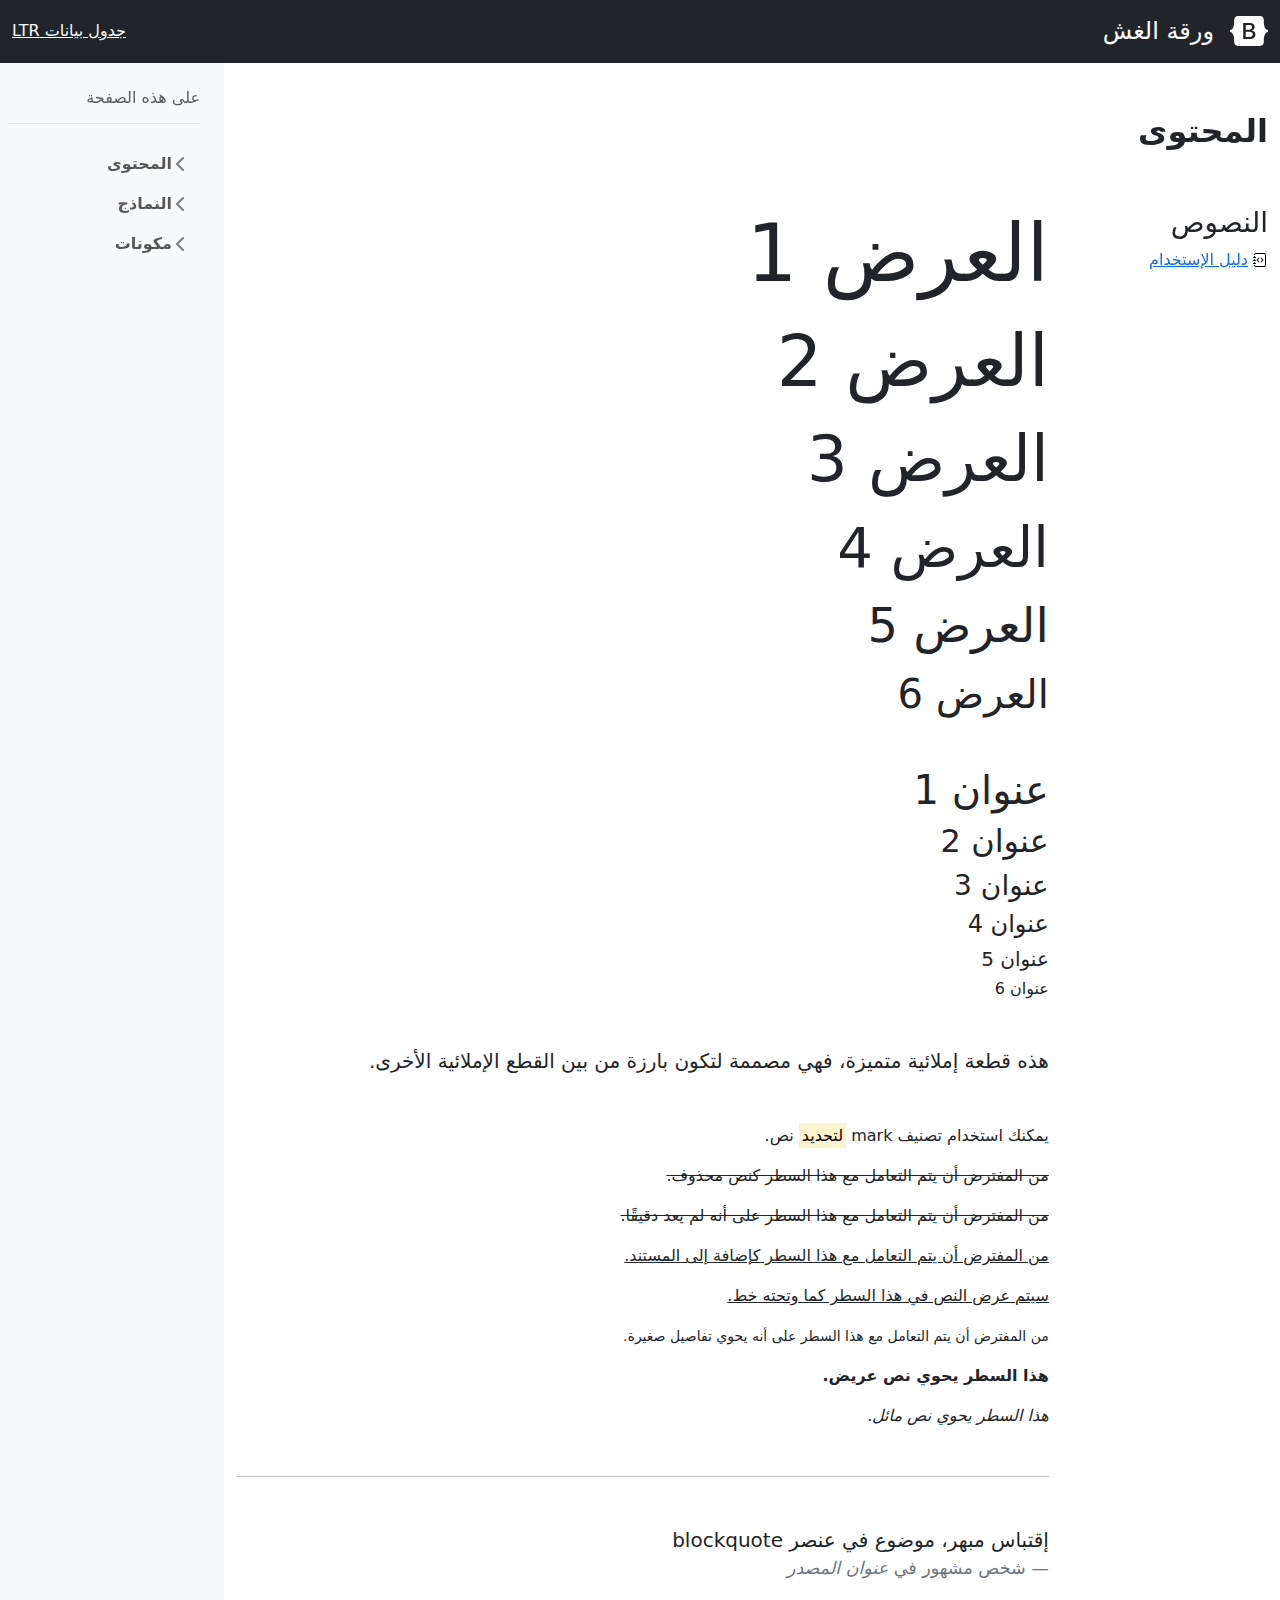
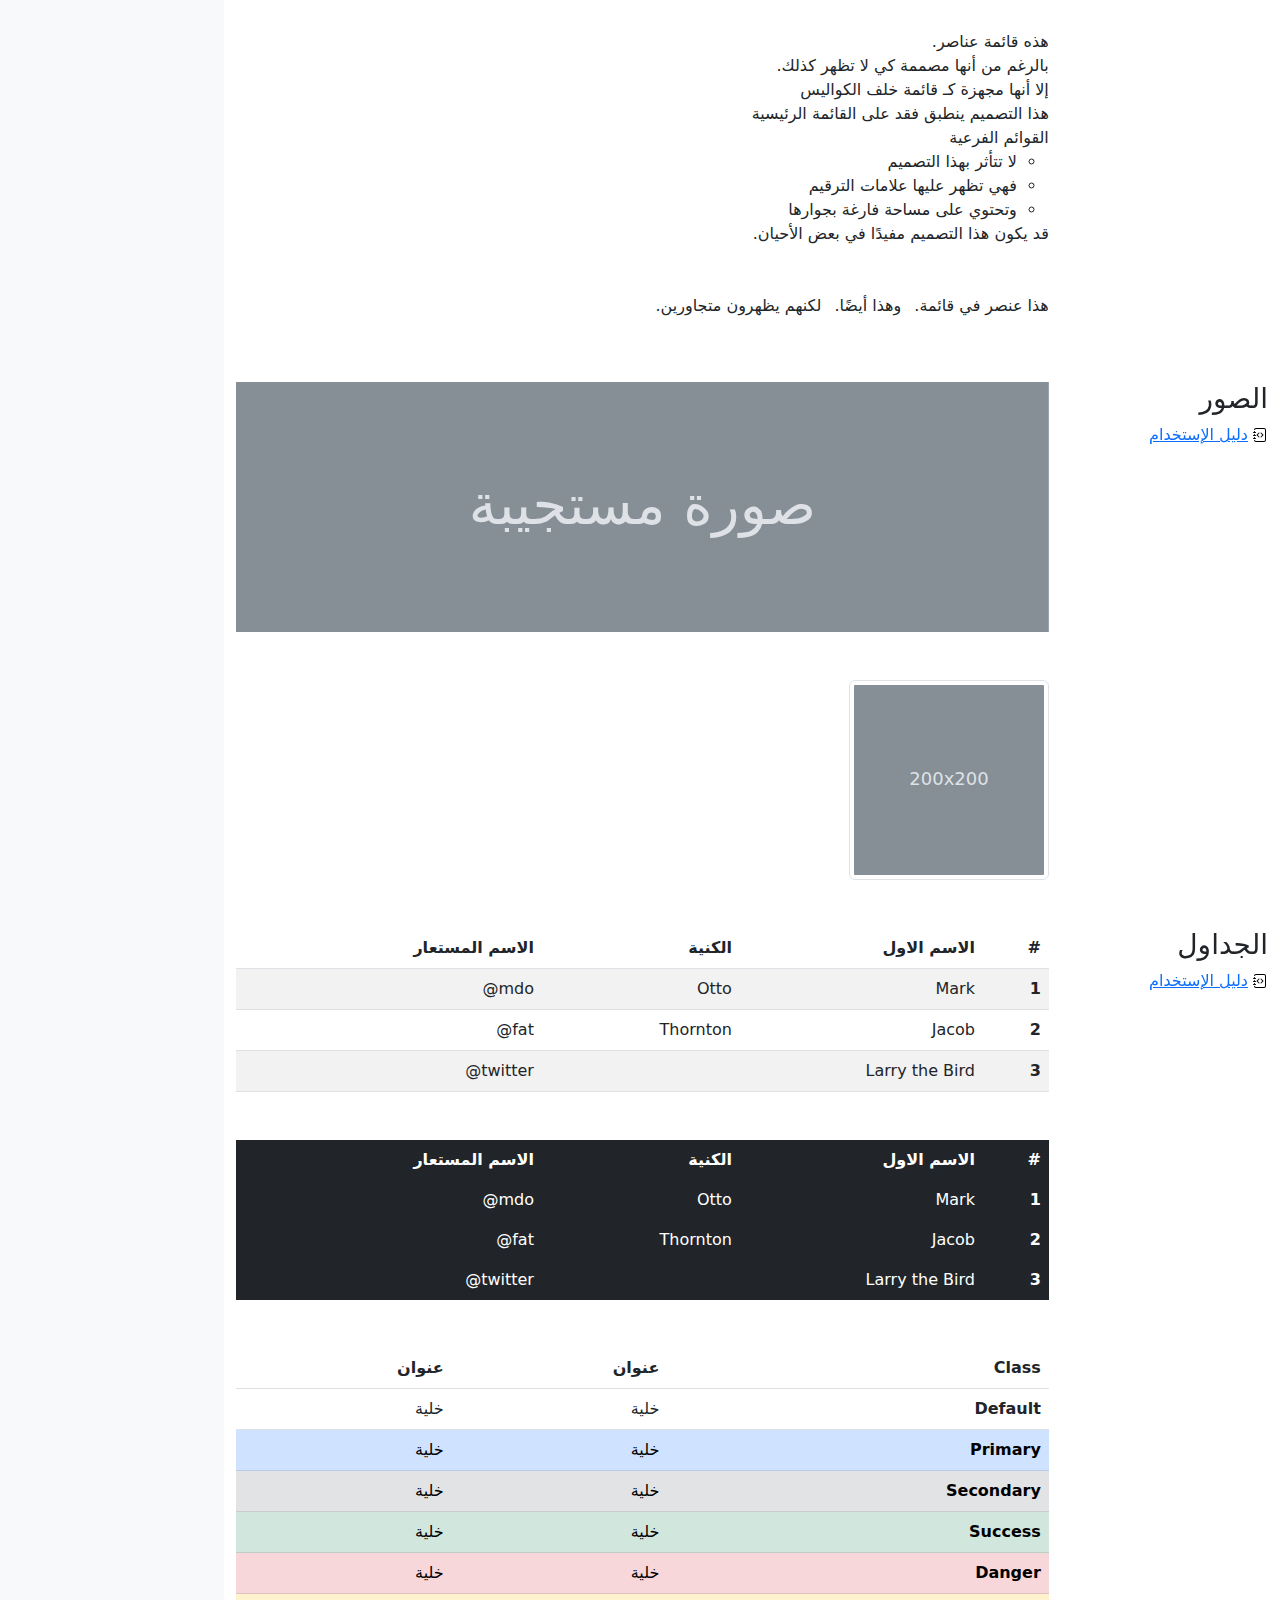
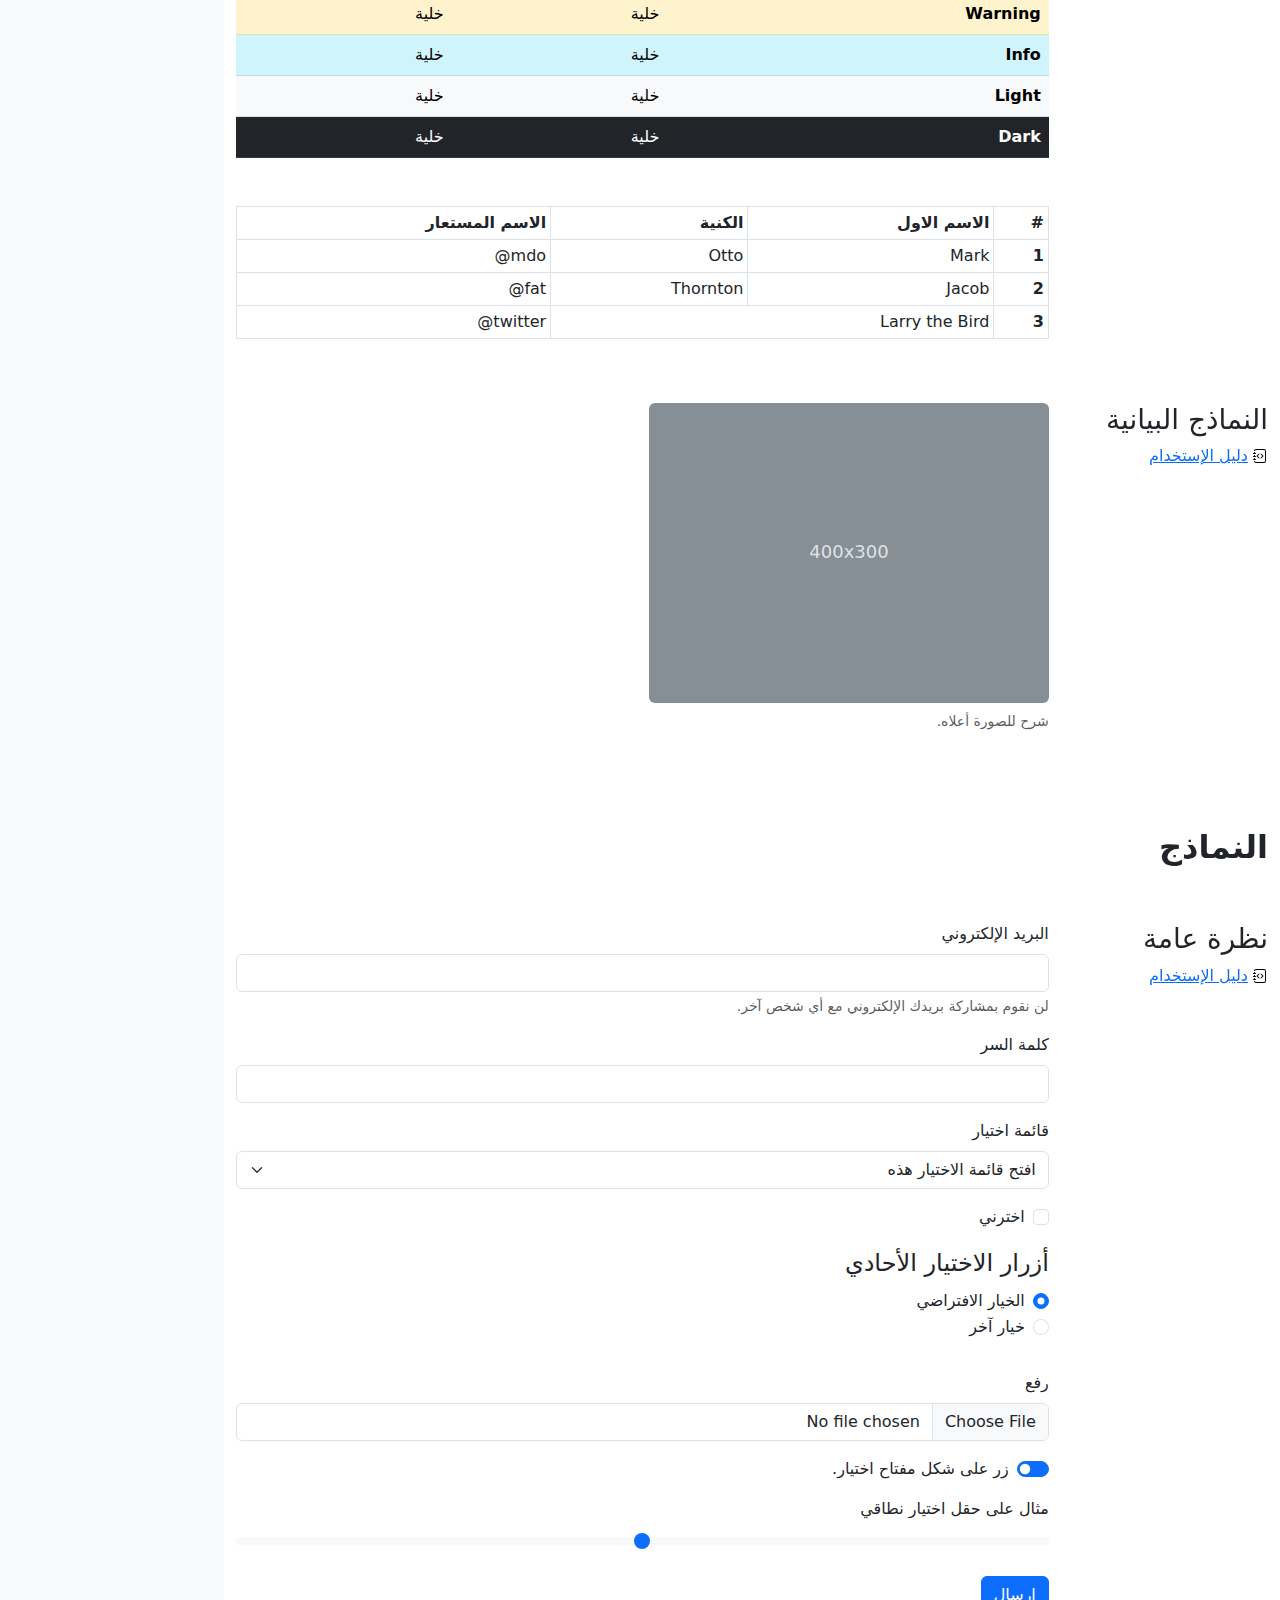
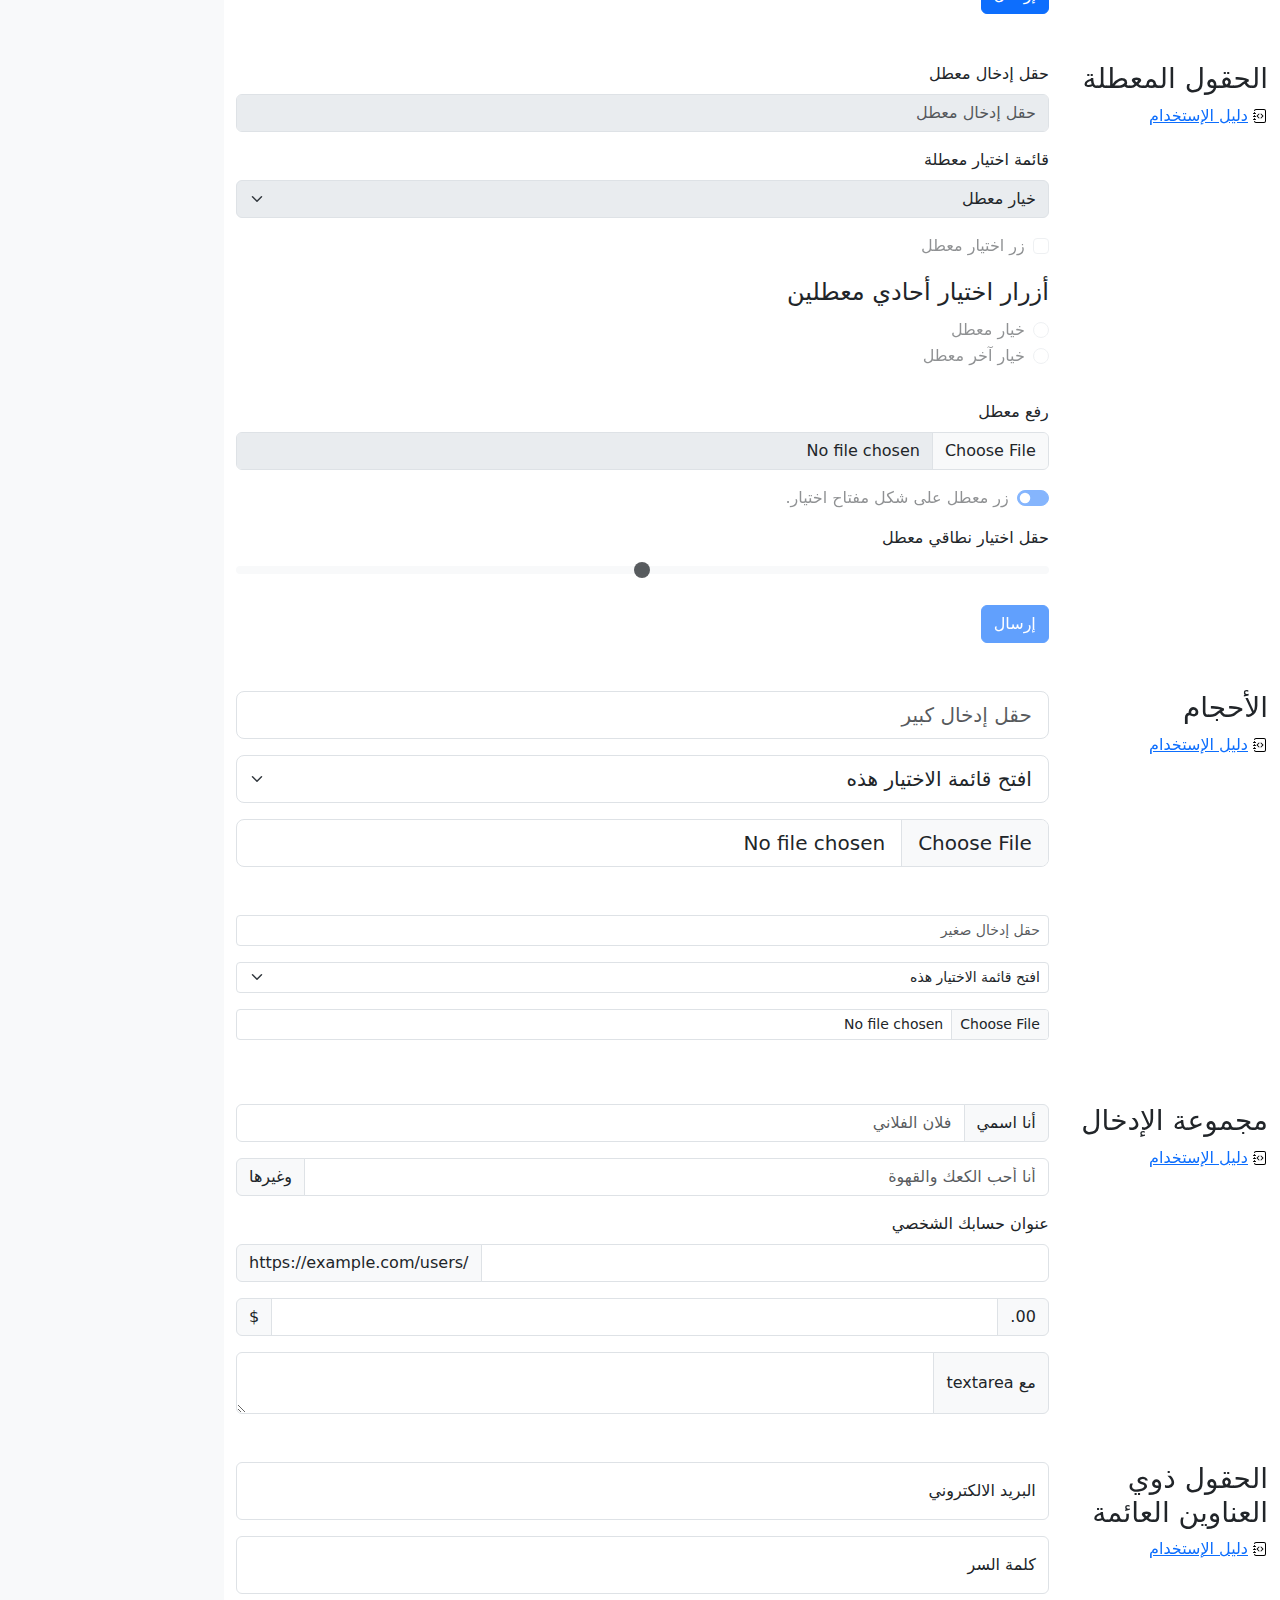
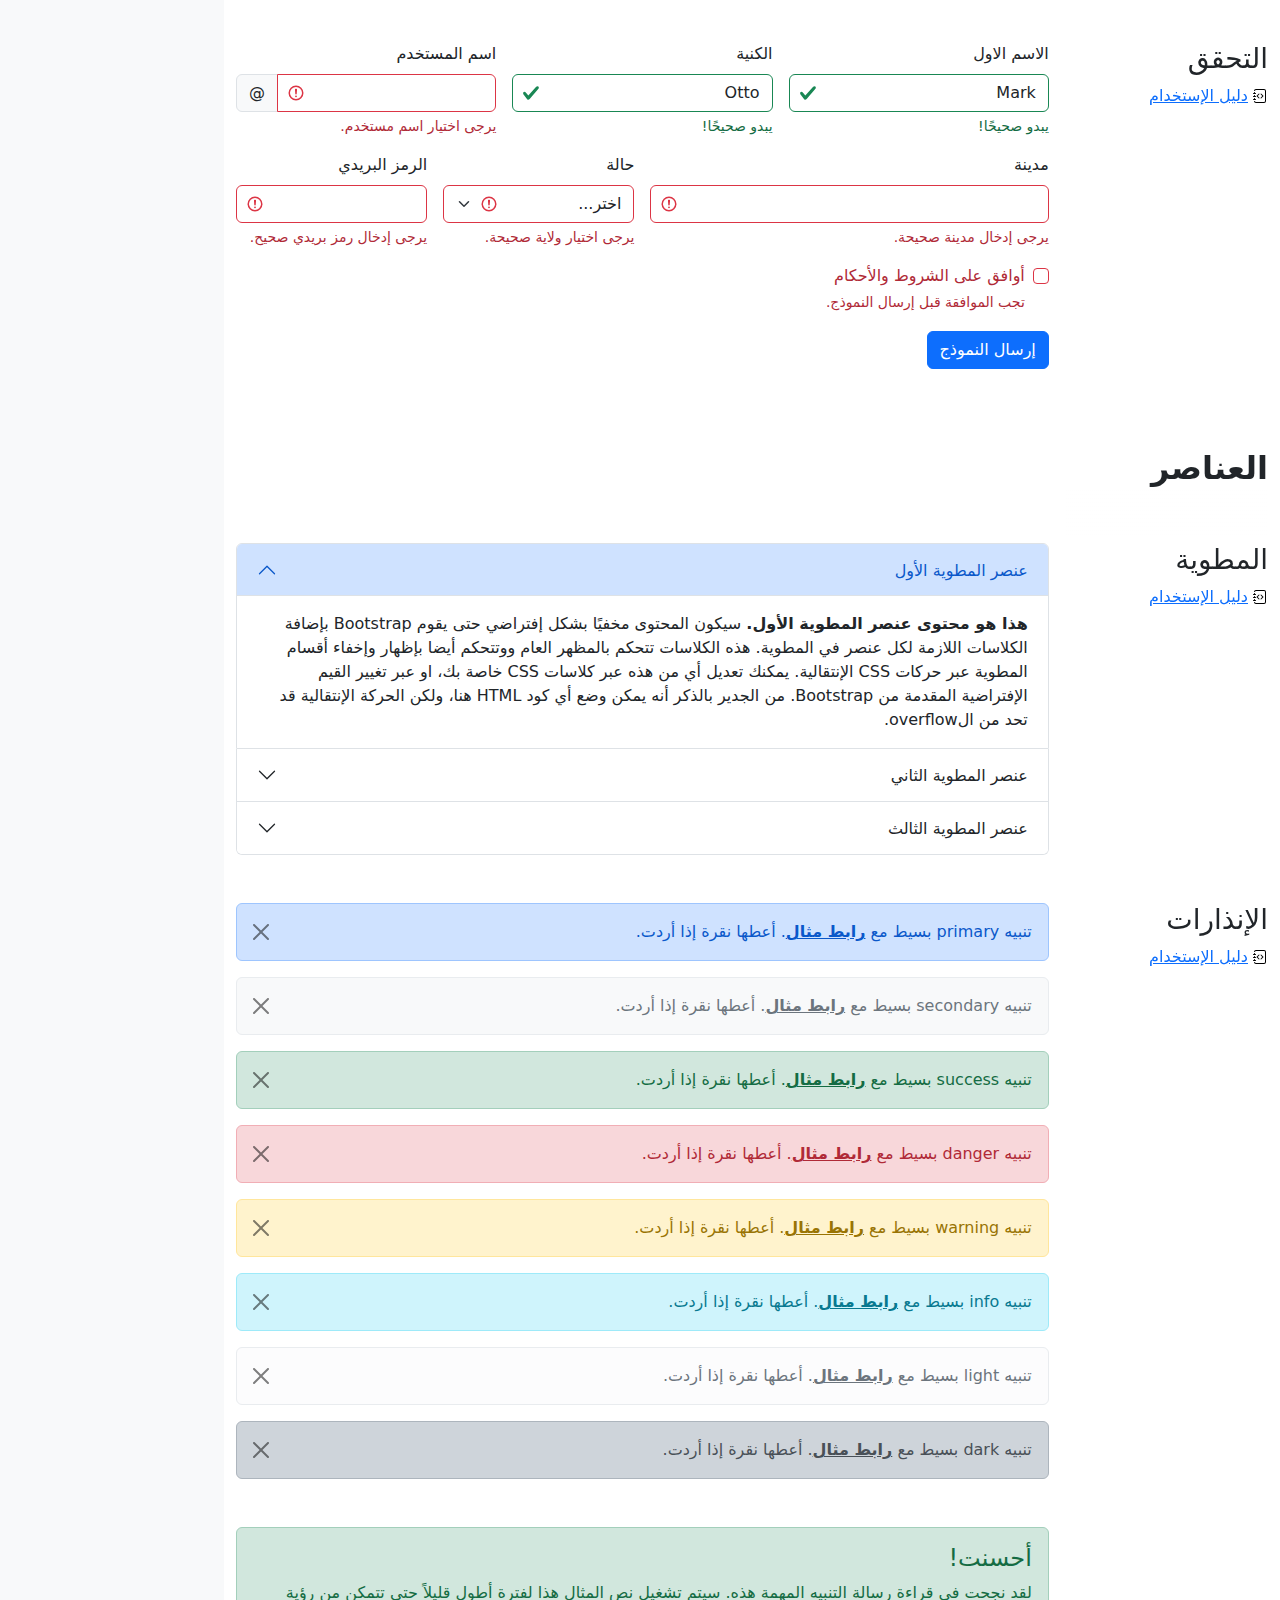
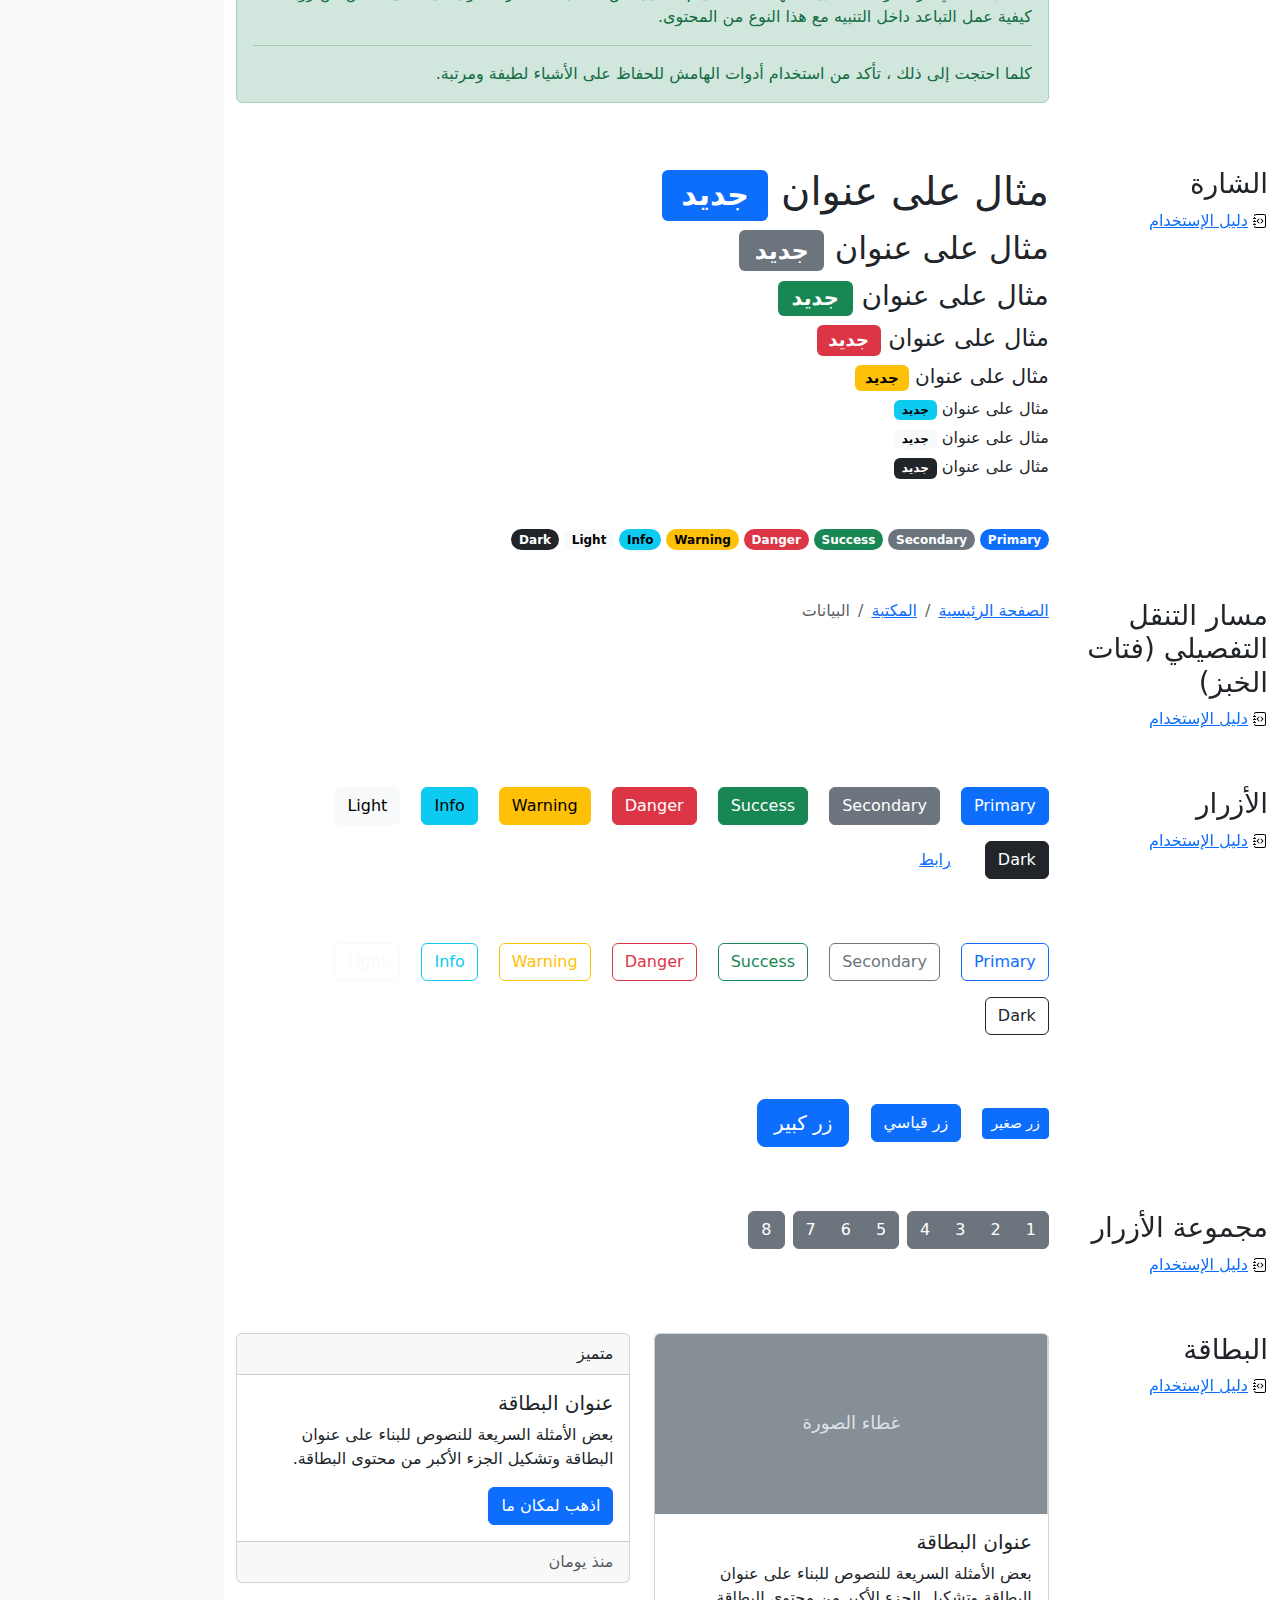
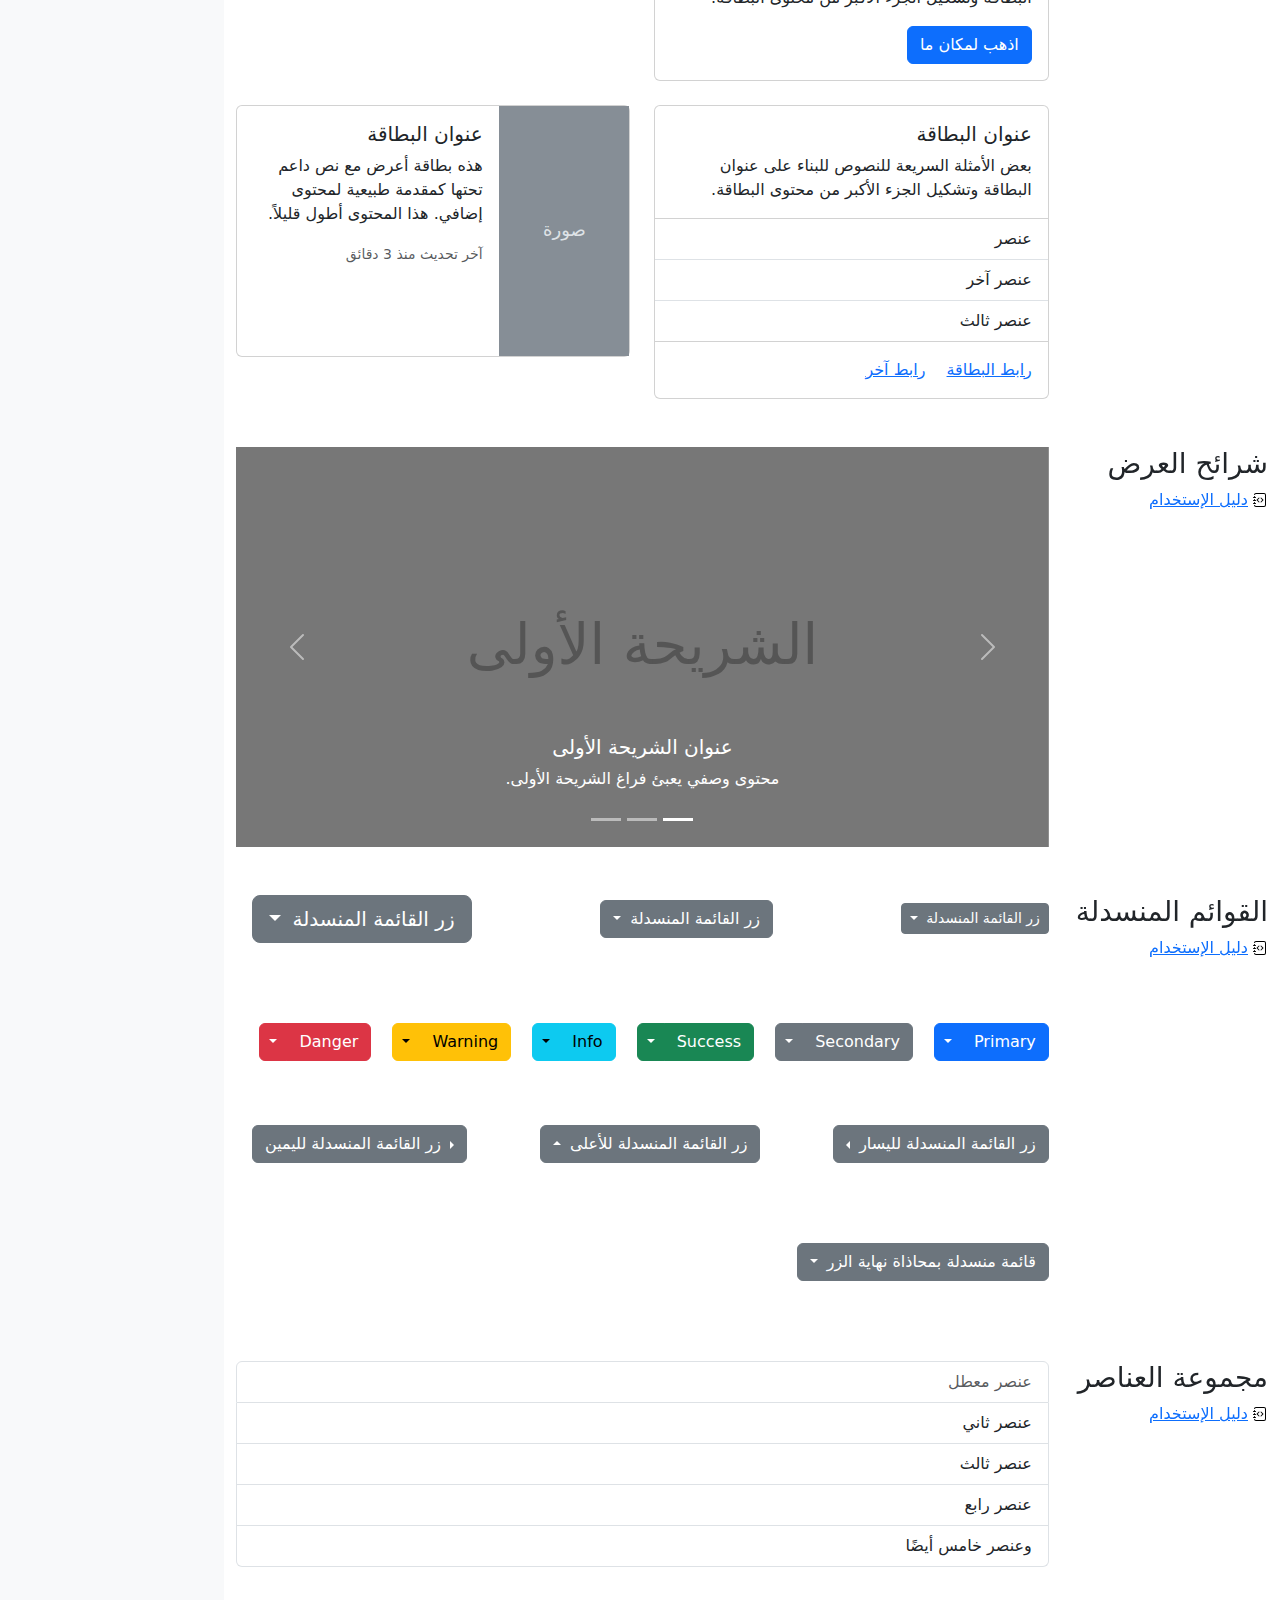
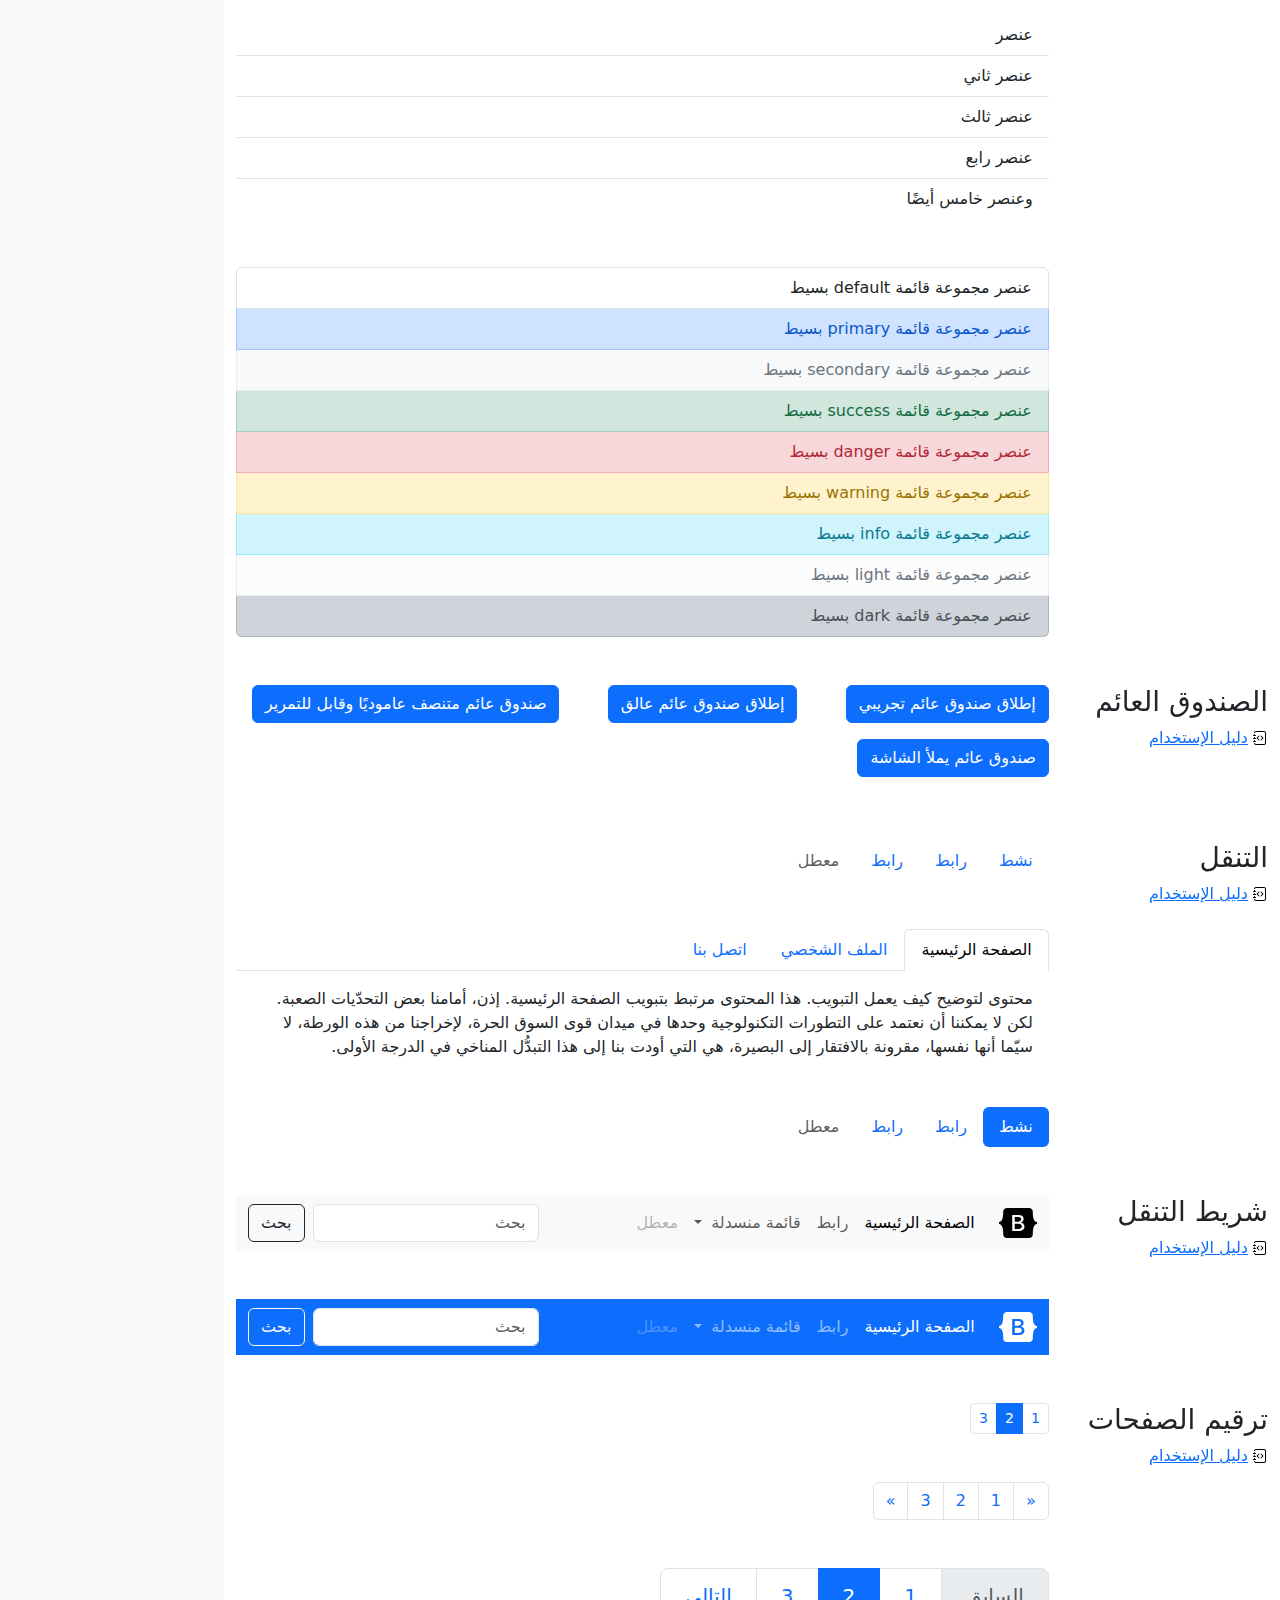
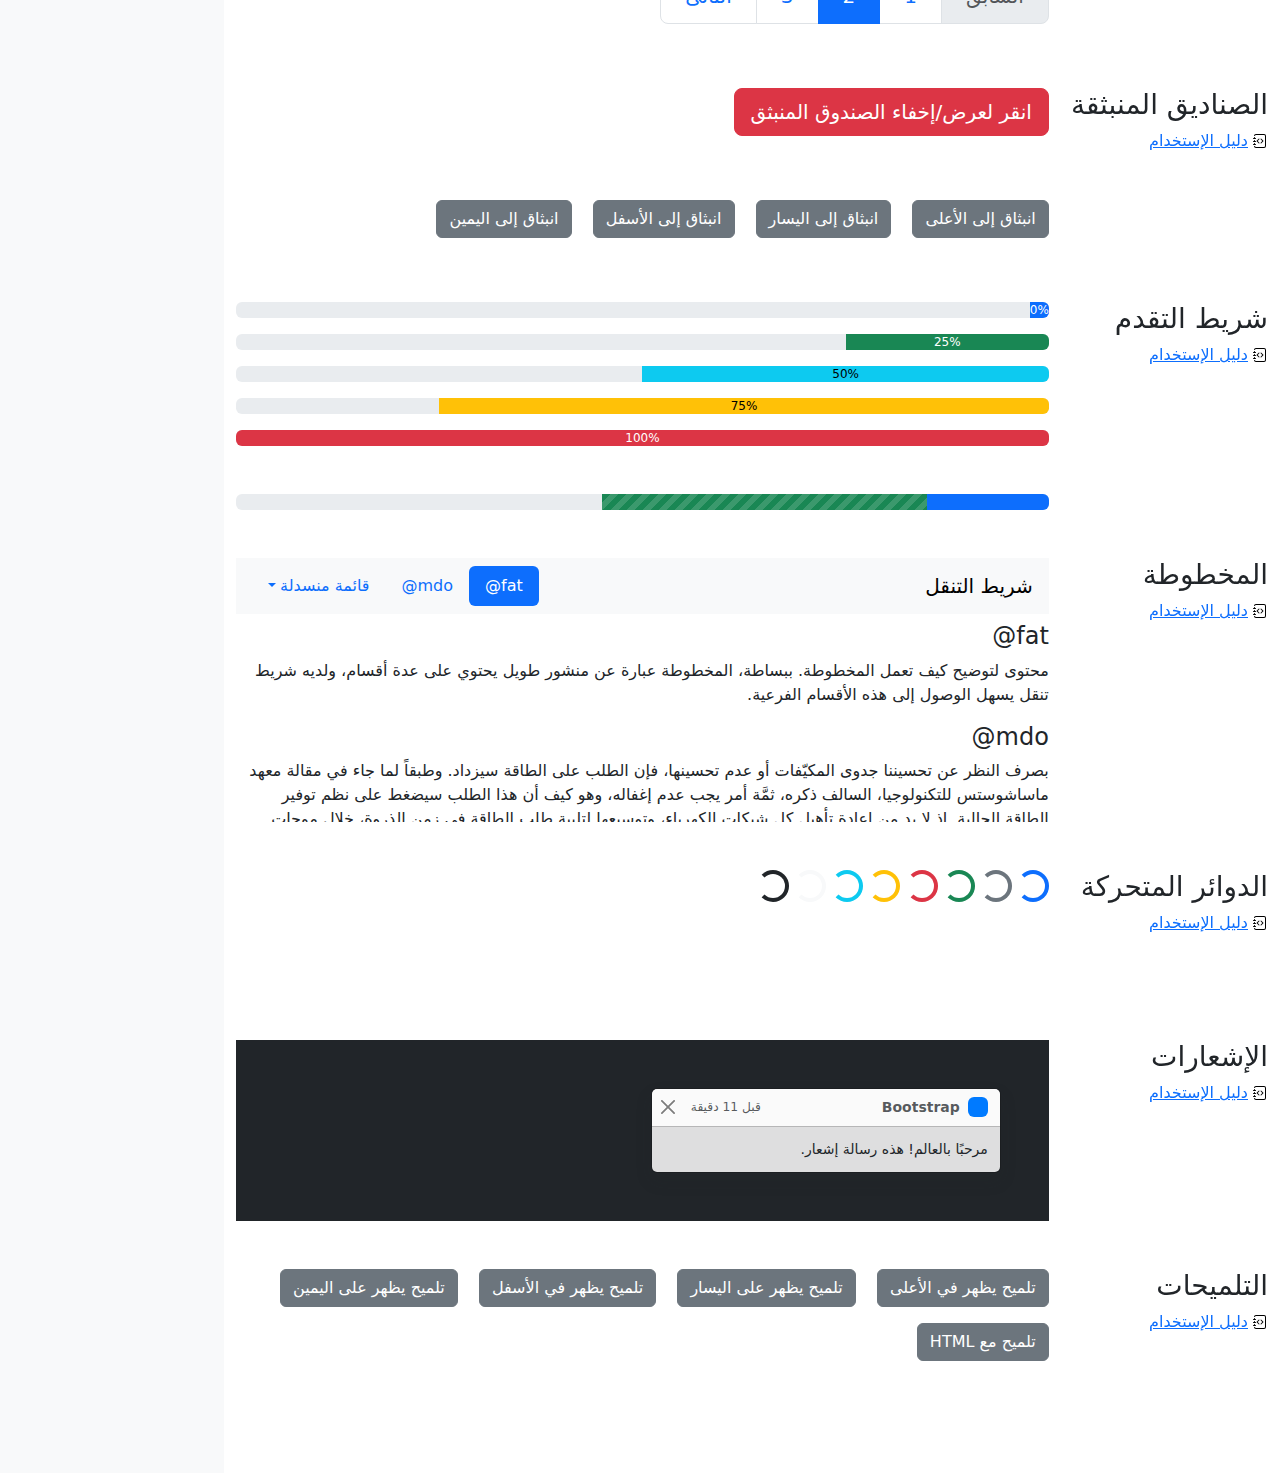
<file: Lib/bootstrap-5.3.0-alpha1/cheatsheet-rtl/index.html>
<!doctype html>
<html lang="ar" dir="rtl">
  <head>
    <meta charset="utf-8">
    <meta name="viewport" content="width=device-width, initial-scale=1">
    <meta name="description" content="">
    <meta name="author" content="Mark Otto, Jacob Thornton, and Bootstrap contributors">
    <meta name="generator" content="Hugo 0.108.0">
    <title>ورقة الغش · Bootstrap v5.3</title>

    <link rel="canonical" href="https://getbootstrap.com/docs/5.3/examples/cheatsheet-rtl/">

    

    

<link href="../assets/dist/css/bootstrap.rtl.min.css" rel="stylesheet">

    <style>
      .bd-placeholder-img {
        font-size: 1.125rem;
        text-anchor: middle;
        -webkit-user-select: none;
        -moz-user-select: none;
        user-select: none;
      }

      @media (min-width: 768px) {
        .bd-placeholder-img-lg {
          font-size: 3.5rem;
        }
      }

      .b-example-divider {
        height: 3rem;
        background-color: rgba(0, 0, 0, .1);
        border: solid rgba(0, 0, 0, .15);
        border-width: 1px 0;
        box-shadow: inset 0 .5em 1.5em rgba(0, 0, 0, .1), inset 0 .125em .5em rgba(0, 0, 0, .15);
      }

      .b-example-vr {
        flex-shrink: 0;
        width: 1.5rem;
        height: 100vh;
      }

      .bi {
        vertical-align: -.125em;
        fill: currentColor;
      }

      .nav-scroller {
        position: relative;
        z-index: 2;
        height: 2.75rem;
        overflow-y: hidden;
      }

      .nav-scroller .nav {
        display: flex;
        flex-wrap: nowrap;
        padding-bottom: 1rem;
        margin-top: -1px;
        overflow-x: auto;
        text-align: center;
        white-space: nowrap;
        -webkit-overflow-scrolling: touch;
      }
    </style>

    
    <!-- Custom styles for this template -->
    <link href="../cheatsheet/cheatsheet.rtl.css" rel="stylesheet">
  </head>
  <body class="bg-light">
    
<header class="bd-header bg-dark py-3 d-flex align-items-stretch border-bottom border-dark">
  <div class="container-fluid d-flex align-items-center">
    <h1 class="d-flex align-items-center fs-4 text-white mb-0">
      <img src="../assets/brand/bootstrap-logo-white.svg" width="38" height="30" class="me-3" alt="Bootstrap">
      ورقة الغش
    </h1>
    <a href="../examples/cheatsheet/" class="ms-auto link-light" hreflang="en">جدول بيانات LTR</a>
  </div>
</header>
<aside class="bd-aside sticky-xl-top text-muted align-self-start mb-3 mb-xl-5 px-2">
  <h2 class="h6 pt-4 pb-3 mb-4 border-bottom">على هذه الصفحة</h2>
  <nav class="small" id="toc">
    <ul class="list-unstyled">
      <li class="my-2">
        <button class="btn d-inline-flex align-items-center collapsed border-0" data-bs-toggle="collapse" aria-expanded="false" data-bs-target="#contents-collapse" aria-controls="contents-collapse">المحتوى</button>
        <ul class="list-unstyled ps-3 collapse" id="contents-collapse">
          <li><a class="d-inline-flex align-items-center rounded text-decoration-none" href="#typography">النصوص</a></li>
          <li><a class="d-inline-flex align-items-center rounded text-decoration-none" href="#images">الصور</a></li>
          <li><a class="d-inline-flex align-items-center rounded text-decoration-none" href="#tables">الجداول</a></li>
          <li><a class="d-inline-flex align-items-center rounded text-decoration-none" href="#figures">النماذج البيانية</a></li>
        </ul>
      </li>
      <li class="my-2">
        <button class="btn d-inline-flex align-items-center collapsed border-0" data-bs-toggle="collapse" aria-expanded="false" data-bs-target="#forms-collapse" aria-controls="forms-collapse">النماذج</button>
        <ul class="list-unstyled ps-3 collapse" id="forms-collapse">
          <li><a class="d-inline-flex align-items-center rounded text-decoration-none" href="#overview">نظرة عامة</a></li>
          <li><a class="d-inline-flex align-items-center rounded text-decoration-none" href="#disabled-forms">الحقول المعطلة</a></li>
          <li><a class="d-inline-flex align-items-center rounded text-decoration-none" href="#sizing">الأحجام</a></li>
          <li><a class="d-inline-flex align-items-center rounded text-decoration-none" href="#input-group">مجموعة الإدخال</a></li>
          <li><a class="d-inline-flex align-items-center rounded text-decoration-none" href="#floating-labels">الحقول ذوي العناوين العائمة</a></li>
          <li><a class="d-inline-flex align-items-center rounded text-decoration-none" href="#validation">التحقق</a></li>
        </ul>
      </li>
      <li class="my-2">
        <button class="btn d-inline-flex align-items-center collapsed border-0" data-bs-toggle="collapse" aria-expanded="false" data-bs-target="#components-collapse" aria-controls="components-collapse">مكونات</button>
        <ul class="list-unstyled ps-3 collapse" id="components-collapse">
          <li><a class="d-inline-flex align-items-center rounded text-decoration-none" href="#accordion">المطوية</a></li>
          <li><a class="d-inline-flex align-items-center rounded text-decoration-none" href="#alerts">الإنذارات</a></li>
          <li><a class="d-inline-flex align-items-center rounded text-decoration-none" href="#badge">الشارة</a></li>
          <li><a class="d-inline-flex align-items-center rounded text-decoration-none" href="#breadcrumb">مسار التنقل التفصيلي</a></li>
          <li><a class="d-inline-flex align-items-center rounded text-decoration-none" href="#buttons">الأزرار</a></li>
          <li><a class="d-inline-flex align-items-center rounded text-decoration-none" href="#button-group">مجموعة الأزرار</a></li>
          <li><a class="d-inline-flex align-items-center rounded text-decoration-none" href="#card">البطاقة</a></li>
          <li><a class="d-inline-flex align-items-center rounded text-decoration-none" href="#carousel">شرائح العرض</a></li>
          <li><a class="d-inline-flex align-items-center rounded text-decoration-none" href="#dropdowns">القوائم المنسدلة</a></li>
          <li><a class="d-inline-flex align-items-center rounded text-decoration-none" href="#list-group">مجموعة العناصر</a></li>
          <li><a class="d-inline-flex align-items-center rounded text-decoration-none" href="#modal">الصندوق العائم</a></li>
          <li><a class="d-inline-flex align-items-center rounded text-decoration-none" href="#navs">التنقل</a></li>
          <li><a class="d-inline-flex align-items-center rounded text-decoration-none" href="#navbar">شريط التنقل</a></li>
          <li><a class="d-inline-flex align-items-center rounded text-decoration-none" href="#pagination">ترقيم الصفحات</a></li>
          <li><a class="d-inline-flex align-items-center rounded text-decoration-none" href="#popovers">الصناديق المنبثقة</a></li>
          <li><a class="d-inline-flex align-items-center rounded text-decoration-none" href="#progress">شريط التقدم</a></li>
          <li><a class="d-inline-flex align-items-center rounded text-decoration-none" href="#scrollspy">المخطوطة</a></li>
          <li><a class="d-inline-flex align-items-center rounded text-decoration-none" href="#spinners">الدوائر المتحركة</a></li>
          <li><a class="d-inline-flex align-items-center rounded text-decoration-none" href="#toasts">الإشعارات</a></li>
          <li><a class="d-inline-flex align-items-center rounded text-decoration-none" href="#tooltips">التلميحات</a></li>
        </ul>
      </li>
    </ul>
  </nav>
</aside>
<div class="bd-cheatsheet container-fluid bg-body">
  <section id="content">
    <h2 class="sticky-xl-top fw-bold pt-3 pt-xl-5 pb-2 pb-xl-3">المحتوى</h2>

    <article class="my-3" id="typography">
      <div class="bd-heading sticky-xl-top align-self-start mt-5 mb-3 mt-xl-0 mb-xl-2">
        <h3>النصوص</h3>
        <a class="d-flex align-items-center" hreflang="en" href="../content/typography/">دليل الإستخدام</a>
      </div>

      <div>
        <div class="bd-example-snippet bd-code-snippet"><div class="bd-example">
        <p class="display-1">العرض 1</p>
        <p class="display-2">العرض 2</p>
        <p class="display-3">العرض 3</p>
        <p class="display-4">العرض 4</p>
        <p class="display-5">العرض 5</p>
        <p class="display-6">العرض 6</p>
        </div></div>


        <div class="bd-example-snippet bd-code-snippet"><div class="bd-example">
        <p class="h1">عنوان 1</p>
        <p class="h2">عنوان 2</p>
        <p class="h3">عنوان 3</p>
        <p class="h4">عنوان 4</p>
        <p class="h5">عنوان 5</p>
        <p class="h6">عنوان 6</p>
        </div></div>


        <div class="bd-example-snippet bd-code-snippet"><div class="bd-example">
        <p class="lead">
          هذه قطعة إملائية متميزة، فهي مصممة لتكون بارزة من بين القطع الإملائية الأخرى.
        </p>
        </div></div>


        <div class="bd-example-snippet bd-code-snippet"><div class="bd-example">
        <p>يمكنك استخدام تصنيف mark <mark>لتحديد</mark> نص.</p>
        <p><del>من المفترض أن يتم التعامل مع هذا السطر كنص محذوف.</del></p>
        <p><s>من المفترض أن يتم التعامل مع هذا السطر على أنه لم يعد دقيقًا.</s></p>
        <p><ins>من المفترض أن يتم التعامل مع هذا السطر كإضافة إلى المستند.</ins></p>
        <p><u>سيتم عرض النص في هذا السطر كما وتحته خط.</u></p>
        <p><small>من المفترض أن يتم التعامل مع هذا السطر على أنه يحوي تفاصيل صغيرة.</small></p>
        <p><strong>هذا السطر يحوي نص عريض.</strong></p>
        <p><em>هذا السطر يحوي نص مائل.</em></p>
        </div></div>


        <div class="bd-example-snippet bd-code-snippet"><div class="bd-example">
        <hr>
        </div></div>


        <div class="bd-example-snippet bd-code-snippet"><div class="bd-example">
        <blockquote class="blockquote">
          <p>إقتباس مبهر، موضوع في عنصر blockquote</p>
          <footer class="blockquote-footer">شخص مشهور في <cite title= "عنوان المصدر"> عنوان المصدر </cite></footer>
        </blockquote>
        </div></div>


        <div class="bd-example-snippet bd-code-snippet"><div class="bd-example">
        <ul class="list-unstyled">
          <li>هذه قائمة عناصر.</li>
          <li>بالرغم من أنها مصممة كي لا تظهر كذلك.</li>
          <li>إلا أنها مجهزة كـ قائمة خلف الكواليس</li>
          <li>هذا التصميم ينطبق فقد على القائمة الرئيسية</li>
          <li>القوائم الفرعية
            <ul>
              <li>لا تتأثر بهذا التصميم</li>
              <li>فهي تظهر عليها علامات الترقيم</li>
              <li>وتحتوي على مساحة فارغة بجوارها</li>
            </ul>
          </li>
          <li>قد يكون هذا التصميم مفيدًا في بعض الأحيان.</li>
        </ul>
        </div></div>


        <div class="bd-example-snippet bd-code-snippet"><div class="bd-example">
        <ul class="list-inline">
          <li class="list-inline-item">هذا عنصر في قائمة.</li>
          <li class="list-inline-item">وهذا أيضًا.</li>
          <li class="list-inline-item">لكنهم يظهرون متجاورين.</li>
        </ul>
        </div></div>

      </div>
    </article>
    <article class="my-3" id="images">
      <div class="bd-heading sticky-xl-top align-self-start mt-5 mb-3 mt-xl-0 mb-xl-2">
        <h3>الصور</h3>
        <a class="d-flex align-items-center" hreflang="en" href="../content/images/">دليل الإستخدام</a>
      </div>

      <div>
        <div class="bd-example-snippet bd-code-snippet"><div class="bd-example">
        <svg class="bd-placeholder-img bd-placeholder-img-lg img-fluid" width="100%" height="250" xmlns="http://www.w3.org/2000/svg" role="img" aria-label="Placeholder: صورة مستجيبة" preserveAspectRatio="xMidYMid slice" focusable="false"><title>Placeholder</title><rect width="100%" height="100%" fill="#868e96"/><text x="50%" y="50%" fill="#dee2e6" dy=".3em">صورة مستجيبة</text></svg>
        </div></div>


        <div class="bd-example-snippet bd-code-snippet"><div class="bd-example">
        <svg class="bd-placeholder-img img-thumbnail" width="200" height="200" xmlns="http://www.w3.org/2000/svg" role="img" aria-label="صورة عنصر نائب مربع عام مع حدود بيضاء حولها ، مما يجعلها تشبه صورة تم التقاطها بكاميرا فورية قديمة: 200x200" preserveAspectRatio="xMidYMid slice" focusable="false"><title>صورة عنصر نائب مربع عام مع حدود بيضاء حولها ، مما يجعلها تشبه صورة تم التقاطها بكاميرا فورية قديمة</title><rect width="100%" height="100%" fill="#868e96"/><text x="50%" y="50%" fill="#dee2e6" dy=".3em">200x200</text></svg>
        </div></div>

      </div>
    </article>
    <article class="my-3" id="tables">
      <div class="bd-heading sticky-xl-top align-self-start mt-5 mb-3 mt-xl-0 mb-xl-2">
        <h3>الجداول</h3>
        <a class="d-flex align-items-center" hreflang="en" href="../content/tables/">دليل الإستخدام</a>
      </div>

      <div>
        <div class="bd-example-snippet bd-code-snippet"><div class="bd-example">
        <table class="table table-striped">
          <thead>
          <tr>
            <th scope="col">#</th>
            <th scope="col">الاسم الاول</th>
            <th scope="col">الكنية</th>
            <th scope="col">الاسم المستعار</th>
          </tr>
          </thead>
          <tbody>
          <tr>
            <th scope="row">1</th>
            <td>Mark</td>
            <td>Otto</td>
            <td><bdo lang="en" dir="ltr">@mdo</bdo></td>
          </tr>
          <tr>
            <th scope="row">2</th>
            <td>Jacob</td>
            <td>Thornton</td>
            <td><bdo lang="en" dir="ltr">@fat</bdo></td>
          </tr>
          <tr>
            <th scope="row">3</th>
            <td colspan="2">Larry the Bird</td>
            <td><bdo lang="en" dir="ltr">@twitter</bdo></td>
          </tr>
          </tbody>
        </table>
        </div></div>


        <div class="bd-example-snippet bd-code-snippet"><div class="bd-example">
        <table class="table table-dark table-borderless">
          <thead>
          <tr>
            <th scope="col">#</th>
            <th scope="col">الاسم الاول</th>
            <th scope="col">الكنية</th>
            <th scope="col">الاسم المستعار</th>
          </tr>
          </thead>
          <tbody>
          <tr>
            <th scope="row">1</th>
            <td>Mark</td>
            <td>Otto</td>
            <td><bdo lang="en" dir="ltr">@mdo</bdo></td>
          </tr>
          <tr>
            <th scope="row">2</th>
            <td>Jacob</td>
            <td>Thornton</td>
            <td><bdo lang="en" dir="ltr">@fat</bdo></td>
          </tr>
          <tr>
            <th scope="row">3</th>
            <td colspan="2">Larry the Bird</td>
            <td><bdo lang="en" dir="ltr">@twitter</bdo></td>
          </tr>
          </tbody>
        </table>
        </div></div>


        <div class="bd-example-snippet bd-code-snippet"><div class="bd-example">
        <table class="table table-hover">
          <thead>
          <tr>
            <th scope="col">Class</th>
            <th scope="col">عنوان</th>
            <th scope="col">عنوان</th>
          </tr>
          </thead>
          <tbody>
          <tr>
            <th scope="row">Default</th>
            <td>خلية</td>
            <td>خلية</td>
          </tr>
          
          <tr class="table-primary">
            <th scope="row">Primary</th>
            <td>خلية</td>
            <td>خلية</td>
          </tr>
          <tr class="table-secondary">
            <th scope="row">Secondary</th>
            <td>خلية</td>
            <td>خلية</td>
          </tr>
          <tr class="table-success">
            <th scope="row">Success</th>
            <td>خلية</td>
            <td>خلية</td>
          </tr>
          <tr class="table-danger">
            <th scope="row">Danger</th>
            <td>خلية</td>
            <td>خلية</td>
          </tr>
          <tr class="table-warning">
            <th scope="row">Warning</th>
            <td>خلية</td>
            <td>خلية</td>
          </tr>
          <tr class="table-info">
            <th scope="row">Info</th>
            <td>خلية</td>
            <td>خلية</td>
          </tr>
          <tr class="table-light">
            <th scope="row">Light</th>
            <td>خلية</td>
            <td>خلية</td>
          </tr>
          <tr class="table-dark">
            <th scope="row">Dark</th>
            <td>خلية</td>
            <td>خلية</td>
          </tr>
          </tbody>
        </table>
        </div></div>


        <div class="bd-example-snippet bd-code-snippet"><div class="bd-example">
        <table class="table table-sm table-bordered">
          <thead>
          <tr>
            <th scope="col">#</th>
            <th scope="col">الاسم الاول</th>
            <th scope="col">الكنية</th>
            <th scope="col">الاسم المستعار</th>
          </tr>
          </thead>
          <tbody>
          <tr>
            <th scope="row">1</th>
            <td>Mark</td>
            <td>Otto</td>
            <td><bdo lang="en" dir="ltr">@mdo</bdo></td>
          </tr>
          <tr>
            <th scope="row">2</th>
            <td>Jacob</td>
            <td>Thornton</td>
            <td><bdo lang="en" dir="ltr">@fat</bdo></td>
          </tr>
          <tr>
            <th scope="row">3</th>
            <td colspan="2">Larry the Bird</td>
            <td><bdo lang="en" dir="ltr">@twitter</bdo></td>
          </tr>
          </tbody>
        </table>
        </div></div>

      </div>
    </article>
    <article class="my-3" id="figures">
      <div class="bd-heading sticky-xl-top align-self-start mt-5 mb-3 mt-xl-0 mb-xl-2">
        <h3>النماذج البيانية</h3>
        <a class="d-flex align-items-center" hreflang="en" href="../content/figures/">دليل الإستخدام</a>
      </div>

      <div>
        <div class="bd-example-snippet bd-code-snippet"><div class="bd-example">
        <figure class="figure">
          <svg class="bd-placeholder-img figure-img img-fluid rounded" width="400" height="300" xmlns="http://www.w3.org/2000/svg" role="img" aria-label="Placeholder: 400x300" preserveAspectRatio="xMidYMid slice" focusable="false"><title>Placeholder</title><rect width="100%" height="100%" fill="#868e96"/><text x="50%" y="50%" fill="#dee2e6" dy=".3em">400x300</text></svg>
          <figcaption class="figure-caption">شرح للصورة أعلاه.</figcaption>
        </figure>
        </div></div>

      </div>
    </article>
  </section>

  <section id="forms">
    <h2 class="sticky-xl-top fw-bold pt-3 pt-xl-5 pb-2 pb-xl-3">النماذج</h2>

    <article class="my-3" id="overview">
      <div class="bd-heading sticky-xl-top align-self-start mt-5 mb-3 mt-xl-0 mb-xl-2">
        <h3>نظرة عامة</h3>
        <a class="d-flex align-items-center" hreflang="en" href="../forms/overview/">دليل الإستخدام</a>
      </div>

      <div>
        <div class="bd-example-snippet bd-code-snippet"><div class="bd-example">
        <form>
          <div class="mb-3">
            <label for="exampleInputEmail1" class="form-label">البريد الإلكتروني</label>
            <input type="email" class="form-control" id="exampleInputEmail1" aria-describedby="emailHelp">
            <div id="emailHelp" class="form-text">لن نقوم بمشاركة بريدك الإلكتروني مع أي شخص آخر.</div>
          </div>
          <div class="mb-3">
            <label for="exampleInputPassword1" class="form-label">كلمة السر</label>
            <input type="password" class="form-control" id="exampleInputPassword1">
          </div>
          <div class="mb-3">
            <label for="exampleSelect" class="form-label">قائمة اختيار</label>
            <select class="form-select" id="exampleSelect">
              <option selected>افتح قائمة الاختيار هذه</option>
              <option value="1">واحد</option>
              <option value="2">اثنان</option>
              <option value="3">ثلاثة</option>
            </select>
          </div>
          <div class="mb-3 form-check">
            <input type="checkbox" class="form-check-input" id="exampleCheck1">
            <label class="form-check-label" for="exampleCheck1">اخترني</label>
          </div>
          <fieldset class="mb-3">
            <legend>أزرار الاختيار الأحادي</legend>
            <div class="form-check">
              <input type="radio" name="radios" class="form-check-input" id="exampleRadio1" checked>
              <label class="form-check-label" for="exampleRadio1">الخيار الافتراضي</label>
            </div>
            <div class="mb-3 form-check">
              <input type="radio" name="radios" class="form-check-input" id="exampleRadio2">
              <label class="form-check-label" for="exampleRadio2">خيار آخر</label>
            </div>
          </fieldset>
          <div class="mb-3">
            <label class="form-label" for="customFile">رفع</label>
            <input type="file" class="form-control" id="customFile">
          </div>
          <div class="mb-3 form-check form-switch">
            <input class="form-check-input" type="checkbox" role="switch" id="flexSwitchCheckChecked" checked>
            <label class="form-check-label" for="flexSwitchCheckChecked">زر على شكل مفتاح اختيار.</label>
          </div>
          <div class="mb-3">
            <label for="customRange3" class="form-label">مثال على حقل اختيار نطاقي</label>
            <input type="range" class="form-range" min="0" max="5" step="0.5" id="customRange3">
          </div>
          <button type="submit" class="btn btn-primary">إرسال</button>
        </form>
        </div></div>

      </div>
    </article>
    <article class="my-3" id="disabled-forms">
      <div class="bd-heading sticky-xl-top align-self-start mt-5 mb-3 mt-xl-0 mb-xl-2">
        <h3>الحقول المعطلة</h3>
        <a class="d-flex align-items-center" hreflang="en" href="../forms/overview/#disabled-forms">دليل الإستخدام</a>
      </div>

      <div>
        <div class="bd-example-snippet bd-code-snippet"><div class="bd-example">
        <form>
          <fieldset disabled aria-label="مثال على مجموعة الحقول المعطلة">
            <div class="mb-3">
              <label for="disabledTextInput" class="form-label">حقل إدخال معطل</label>
              <input type="text" id="disabledTextInput" class="form-control" placeholder="حقل إدخال معطل">
            </div>
            <div class="mb-3">
              <label for="disabledSelect" class="form-label">قائمة اختيار معطلة</label>
              <select id="disabledSelect" class="form-select">
                <option>خيار معطل</option>
              </select>
            </div>
            <div class="mb-3">
              <div class="form-check">
                <input class="form-check-input" type="checkbox" id="disabledFieldsetCheck" disabled>
                <label class="form-check-label" for="disabledFieldsetCheck">
                  زر اختيار معطل
                </label>
              </div>
            </div>
            <fieldset class="mb-3">
              <legend>أزرار اختيار أحادي معطلين</legend>
              <div class="form-check">
                <input type="radio" name="radios" class="form-check-input" id="disabledRadio1" disabled>
                <label class="form-check-label" for="disabledRadio1">خيار معطل</label>
              </div>
              <div class="mb-3 form-check">
                <input type="radio" name="radios" class="form-check-input" id="disabledRadio2" disabled>
                <label class="form-check-label" for="disabledRadio2">خيار آخر معطل</label>
              </div>
            </fieldset>
            <div class="mb-3">
              <label class="form-label" for="disabledCustomFile">رفع معطل</label>
              <input type="file" class="form-control" id="disabledCustomFile" disabled>
            </div>
            <div class="mb-3 form-check form-switch">
              <input class="form-check-input" type="checkbox" role="switch" id="disabledSwitchCheckChecked" checked disabled>
              <label class="form-check-label" for="disabledSwitchCheckChecked">زر معطل على شكل مفتاح اختيار.</label>
            </div>
            <div class="mb-3">
              <label for="disabledRange" class="form-label">حقل اختيار نطاقي معطل</label>
              <input type="range" class="form-range" min="0" max="5" step="0.5" id="disabledRange">
            </div>
            <button type="submit" class="btn btn-primary">إرسال</button>
          </fieldset>
        </form>
        </div></div>

      </div>
    </article>
    <article class="my-3" id="sizing">
      <div class="bd-heading sticky-xl-top align-self-start mt-5 mb-3 mt-xl-0 mb-xl-2">
        <h3>الأحجام</h3>
        <a class="d-flex align-items-center" hreflang="en" href="../forms/form-control/#sizing">دليل الإستخدام</a>
      </div>

      <div>
        <div class="bd-example-snippet bd-code-snippet"><div class="bd-example">
        <div class="mb-3">
          <input class="form-control form-control-lg" type="text" placeholder="حقل إدخال كبير" aria-label=".form-control-lg مثال">
        </div>
        <div class="mb-3">
          <select class="form-select form-select-lg" aria-label=".form-select-lg مثال">
            <option selected>افتح قائمة الاختيار هذه</option>
            <option value="1">واحد</option>
            <option value="2">اثنان</option>
            <option value="3">ثلاثة</option>
          </select>
        </div>
        <div class="mb-3">
          <input type="file" class="form-control form-control-lg" aria-label="مثال على إدخال ملف كبير">
        </div>
        </div></div>


        <div class="bd-example-snippet bd-code-snippet"><div class="bd-example">
        <div class="mb-3">
          <input class="form-control form-control-sm" type="text" placeholder="حقل إدخال صغير" aria-label=".form-control-sm مثال">
        </div>
        <div class="mb-3">
          <select class="form-select form-select-sm" aria-label=".form-select-sm مثال">
            <option selected>افتح قائمة الاختيار هذه</option>
            <option value="1">واحد</option>
            <option value="2">اثنان</option>
            <option value="3">ثلاثة</option>
          </select>
        </div>
        <div class="mb-3">
          <input type="file" class="form-control form-control-sm" aria-label="مثال على إدخال ملف صغير">
        </div>
        </div></div>

      </div>
    </article>
    <article class="my-3" id="input-group">
      <div class="bd-heading sticky-xl-top align-self-start mt-5 mb-3 mt-xl-0 mb-xl-2">
        <h3>مجموعة الإدخال</h3>
        <a class="d-flex align-items-center" hreflang="en" href="../forms/input-group/">دليل الإستخدام</a>
      </div>

      <div>
        <div class="bd-example-snippet bd-code-snippet"><div class="bd-example">
        <div class="input-group mb-3">
          <span class="input-group-text" id="basic-addon1">أنا اسمي</span>
          <input type="text" class="form-control" placeholder="فلان الفلاني" aria-label="الاسم" aria-describedby="basic-addon1">
        </div>
        <div class="input-group mb-3">
          <input type="text" class="form-control" placeholder="أنا أحب الكعك والقهوة" aria-label="الطعام المفضل" aria-describedby="basic-addon2">
          <span class="input-group-text" id="basic-addon2">وغيرها</span>
        </div>
        <label for="basic-url" class="form-label">عنوان حسابك الشخصي</label>
        <div class="input-group mb-3">
          <input type="text" class="form-control" id="basic-url" aria-describedby="basic-addon3">
          <span class="input-group-text" id="basic-addon3"><bdo lang="en" dir="ltr">https://example.com/users/</bdo></span>
        </div>
        <div class="input-group mb-3">
          <span class="input-group-text"><bdo lang="en" dir="ltr">.00</bdo></span>
          <input type="text" class="form-control" aria-label="المبلغ (لأقرب دولار)">
          <span class="input-group-text">$</span>
        </div>
        <div class="input-group">
          <span class="input-group-text">مع textarea</span>
          <textarea class="form-control" aria-label="مع textarea"></textarea>
        </div>
        </div></div>

      </div>
    </article>
    <article class="my-3" id="floating-labels">
      <div class="bd-heading sticky-xl-top align-self-start mt-5 mb-3 mt-xl-0 mb-xl-2">
        <h3>الحقول ذوي العناوين العائمة</h3>
        <a class="d-flex align-items-center" href="../forms/floating-labels/">دليل الإستخدام</a>
      </div>

      <div>
        <div class="bd-example-snippet bd-code-snippet"><div class="bd-example">
        <form>
          <div class="form-floating mb-3">
            <input type="email" class="form-control" id="floatingInput" placeholder="name@example.com">
            <label for="floatingInput">البريد الالكتروني</label>
          </div>
          <div class="form-floating">
            <input type="password" class="form-control" id="floatingPassword" placeholder="كلمة السر">
            <label for="floatingPassword">كلمة السر</label>
          </div>
        </form>
        </div></div>

      </div>
    </article>
    <article class="my-3" id="validation">
      <div class="bd-heading sticky-xl-top align-self-start mt-5 mb-3 mt-xl-0 mb-xl-2">
        <h3>التحقق</h3>
        <a class="d-flex align-items-center" hreflang="en" href="../forms/validation/">دليل الإستخدام</a>
      </div>

      <div>
        <div class="bd-example-snippet bd-code-snippet"><div class="bd-example">
        <form class="row g-3">
          <div class="col-md-4">
            <label for="validationServer01" class="form-label">الاسم الاول</label>
            <input type="text" class="form-control is-valid" id="validationServer01" value="Mark" required>
            <div class="valid-feedback">
              يبدو صحيحًا!
            </div>
          </div>
          <div class="col-md-4">
            <label for="validationServer02" class="form-label">الكنية</label>
            <input type="text" class="form-control is-valid" id="validationServer02" value="Otto" required>
            <div class="valid-feedback">
              يبدو صحيحًا!
            </div>
          </div>
          <div class="col-md-4">
            <label for="validationServerUsername" class="form-label">اسم المستخدم</label>
            <div class="input-group has-validation">
              <input type="text" class="form-control is-invalid" id="validationServerUsername" aria-describedby="inputGroupPrepend3" required>
              <span class="input-group-text" id="inputGroupPrepend3">@</span>
              <div class="invalid-feedback">
                يرجى اختيار اسم مستخدم.
              </div>
            </div>
          </div>
          <div class="col-md-6">
            <label for="validationServer03" class="form-label">مدينة</label>
            <input type="text" class="form-control is-invalid" id="validationServer03" required>
            <div class="invalid-feedback">
              يرجى إدخال مدينة صحيحة.
            </div>
          </div>
          <div class="col-md-3">
            <label for="validationServer04" class="form-label">حالة</label>
            <select class="form-select is-invalid" id="validationServer04" required>
              <option selected disabled value="">اختر...</option>
              <option>...</option>
            </select>
            <div class="invalid-feedback">
              يرجى اختيار ولاية صحيحة.
            </div>
          </div>
          <div class="col-md-3">
            <label for="validationServer05" class="form-label">الرمز البريدي</label>
            <input type="text" class="form-control is-invalid" id="validationServer05" required>
            <div class="invalid-feedback">
              يرجى إدخال رمز بريدي صحيح.
            </div>
          </div>
          <div class="col-12">
            <div class="form-check">
              <input class="form-check-input is-invalid" type="checkbox" value="" id="invalidCheck3" required>
              <label class="form-check-label" for="invalidCheck3">
                أوافق على الشروط والأحكام
              </label>
              <div class="invalid-feedback">
                تجب الموافقة قبل إرسال النموذج.
              </div>
            </div>
          </div>
          <div class="col-12">
            <button class="btn btn-primary" type="submit">إرسال النموذج</button>
          </div>
        </form>
        </div></div>

      </div>
    </article>
  </section>

  <section id="components">
    <h2 class="sticky-xl-top fw-bold pt-3 pt-xl-5 pb-2 pb-xl-3">العناصر</h2>

    <article class="my-3" id="accordion">
      <div class="bd-heading sticky-xl-top align-self-start mt-5 mb-3 mt-xl-0 mb-xl-2">
        <h3>المطوية</h3>
        <a class="d-flex align-items-center" hreflang="en" href="../components/accordion/">دليل الإستخدام</a>
      </div>

      <div>
        <div class="bd-example-snippet bd-code-snippet"><div class="bd-example">
        <div class="accordion" id="accordionExample">
          <div class="accordion-item">
            <h4 class="accordion-header" id="headingOne">
              <button class="accordion-button" type="button" data-bs-toggle="collapse" data-bs-target="#collapseOne" aria-expanded="true" aria-controls="collapseOne">
                عنصر المطوية الأول
              </button>
            </h4>
            <div id="collapseOne" class="accordion-collapse collapse show" aria-labelledby="headingOne" data-bs-parent="#accordionExample">
              <div class="accordion-body">
                <strong>هذا هو محتوى عنصر المطوية الأول.</strong> سيكون المحتوى مخفيًا بشكل إفتراضي حتى يقوم Bootstrap بإضافة الكلاسات اللازمة لكل عنصر في المطوية. هذه الكلاسات تتحكم بالمظهر العام ووتتحكم أيضا بإظهار وإخفاء أقسام المطوية عبر حركات CSS الإنتقالية. يمكنك تعديل أي من هذه عبر كلاسات CSS خاصة بك، او عبر تغيير القيم الإفتراضية المقدمة من Bootstrap. من الجدير بالذكر أنه يمكن وضع أي كود HTML هنا، ولكن الحركة الإنتقالية قد تحد من الoverflow.
              </div>
            </div>
          </div>
          <div class="accordion-item">
            <h4 class="accordion-header" id="headingTwo">
              <button class="accordion-button collapsed" type="button" data-bs-toggle="collapse" data-bs-target="#collapseTwo" aria-expanded="false" aria-controls="collapseTwo">
                عنصر المطوية الثاني
              </button>
            </h4>
            <div id="collapseTwo" class="accordion-collapse collapse" aria-labelledby="headingTwo" data-bs-parent="#accordionExample">
              <div class="accordion-body">
                <strong>هذا هو محتوى عنصر المطوية الثاني.</strong> سيكون المحتوى مخفيًا بشكل إفتراضي حتى يقوم Bootstrap بإضافة الكلاسات اللازمة لكل عنصر في المطوية. هذه الكلاسات تتحكم بالمظهر العام ووتتحكم أيضا بإظهار وإخفاء أقسام المطوية عبر حركات CSS الإنتقالية. يمكنك تعديل أي من هذه عبر كلاسات CSS خاصة بك، او عبر تغيير القيم الإفتراضية المقدمة من Bootstrap. من الجدير بالذكر أنه يمكن وضع أي كود HTML هنا، ولكن الحركة الإنتقالية قد تحد من الoverflow.
              </div>
            </div>
          </div>
          <div class="accordion-item">
            <h4 class="accordion-header" id="headingThree">
              <button class="accordion-button collapsed" type="button" data-bs-toggle="collapse" data-bs-target="#collapseThree" aria-expanded="false" aria-controls="collapseThree">
                عنصر المطوية الثالث
              </button>
            </h4>
            <div id="collapseThree" class="accordion-collapse collapse" aria-labelledby="headingThree" data-bs-parent="#accordionExample">
              <div class="accordion-body">
                <strong>هذا هو محتوى عنصر المطوية الثالث.</strong> سيكون المحتوى مخفيًا بشكل إفتراضي حتى يقوم Bootstrap بإضافة الكلاسات اللازمة لكل عنصر في المطوية. هذه الكلاسات تتحكم بالمظهر العام ووتتحكم أيضا بإظهار وإخفاء أقسام المطوية عبر حركات CSS الإنتقالية. يمكنك تعديل أي من هذه عبر كلاسات CSS خاصة بك، او عبر تغيير القيم الإفتراضية المقدمة من Bootstrap. من الجدير بالذكر أنه يمكن وضع أي كود HTML هنا، ولكن الحركة الإنتقالية قد تحد من الoverflow.
              </div>
            </div>
          </div>
        </div>
        </div></div>

      </div>
    </article>
    <article class="my-3" id="alerts">
      <div class="bd-heading sticky-xl-top align-self-start mt-5 mb-3 mt-xl-0 mb-xl-2">
        <h3>الإنذارات</h3>
        <a class="d-flex align-items-center" hreflang="en" href="../components/alerts/">دليل الإستخدام</a>
      </div>

      <div>
        <div class="bd-example-snippet bd-code-snippet"><div class="bd-example">
        
        <div class="alert alert-primary alert-dismissible fade show" role="alert">
          تنبيه primary بسيط مع <a href="#" class="alert-link">رابط مثال</a>. أعطها نقرة إذا أردت.
          <button type="button" class="btn-close" data-bs-dismiss="alert" aria-label="قريب"></button>
        </div>
        <div class="alert alert-secondary alert-dismissible fade show" role="alert">
          تنبيه secondary بسيط مع <a href="#" class="alert-link">رابط مثال</a>. أعطها نقرة إذا أردت.
          <button type="button" class="btn-close" data-bs-dismiss="alert" aria-label="قريب"></button>
        </div>
        <div class="alert alert-success alert-dismissible fade show" role="alert">
          تنبيه success بسيط مع <a href="#" class="alert-link">رابط مثال</a>. أعطها نقرة إذا أردت.
          <button type="button" class="btn-close" data-bs-dismiss="alert" aria-label="قريب"></button>
        </div>
        <div class="alert alert-danger alert-dismissible fade show" role="alert">
          تنبيه danger بسيط مع <a href="#" class="alert-link">رابط مثال</a>. أعطها نقرة إذا أردت.
          <button type="button" class="btn-close" data-bs-dismiss="alert" aria-label="قريب"></button>
        </div>
        <div class="alert alert-warning alert-dismissible fade show" role="alert">
          تنبيه warning بسيط مع <a href="#" class="alert-link">رابط مثال</a>. أعطها نقرة إذا أردت.
          <button type="button" class="btn-close" data-bs-dismiss="alert" aria-label="قريب"></button>
        </div>
        <div class="alert alert-info alert-dismissible fade show" role="alert">
          تنبيه info بسيط مع <a href="#" class="alert-link">رابط مثال</a>. أعطها نقرة إذا أردت.
          <button type="button" class="btn-close" data-bs-dismiss="alert" aria-label="قريب"></button>
        </div>
        <div class="alert alert-light alert-dismissible fade show" role="alert">
          تنبيه light بسيط مع <a href="#" class="alert-link">رابط مثال</a>. أعطها نقرة إذا أردت.
          <button type="button" class="btn-close" data-bs-dismiss="alert" aria-label="قريب"></button>
        </div>
        <div class="alert alert-dark alert-dismissible fade show" role="alert">
          تنبيه dark بسيط مع <a href="#" class="alert-link">رابط مثال</a>. أعطها نقرة إذا أردت.
          <button type="button" class="btn-close" data-bs-dismiss="alert" aria-label="قريب"></button>
        </div>
        </div></div>


        <div class="bd-example-snippet bd-code-snippet"><div class="bd-example">
        <div class="alert alert-success" role="alert">
          <h4 class="alert-heading">أحسنت!</h4>
          <p>لقد نجحت في قراءة رسالة التنبيه المهمة هذه. سيتم تشغيل نص المثال هذا لفترة أطول قليلاً حتى تتمكن من رؤية كيفية عمل التباعد داخل التنبيه مع هذا النوع من المحتوى.</p>
          <hr>
          <p class="mb-0">كلما احتجت إلى ذلك ، تأكد من استخدام أدوات الهامش للحفاظ على الأشياء لطيفة ومرتبة.</p>
        </div>
        </div></div>

      </div>
    </article>
    <article class="my-3" id="badge">
      <div class="bd-heading sticky-xl-top align-self-start mt-5 mb-3 mt-xl-0 mb-xl-2">
        <h3>الشارة</h3>
        <a class="d-flex align-items-center" hreflang="en" href="../components/badge/">دليل الإستخدام</a>
      </div>

      <div>
        <div class="bd-example-snippet bd-code-snippet"><div class="bd-example">
        <p class="h1">مثال على عنوان <span class="badge bg-primary">جديد</span></p>
        <p class="h2">مثال على عنوان <span class="badge bg-secondary">جديد</span></p>
        <p class="h3">مثال على عنوان <span class="badge bg-success">جديد</span></p>
        <p class="h4">مثال على عنوان <span class="badge bg-danger">جديد</span></p>
        <p class="h5">مثال على عنوان <span class="badge text-bg-warning">جديد</span></p>
        <p class="h6">مثال على عنوان <span class="badge text-bg-info">جديد</span></p>
        <p class="h6">مثال على عنوان <span class="badge text-bg-light">جديد</span></p>
        <p class="h6">مثال على عنوان <span class="badge bg-dark">جديد</span></p>
        </div></div>


        <div class="bd-example-snippet bd-code-snippet"><div class="bd-example">
        
        <span class="badge rounded-pill bg-primary">Primary</span>
        <span class="badge rounded-pill bg-secondary">Secondary</span>
        <span class="badge rounded-pill bg-success">Success</span>
        <span class="badge rounded-pill bg-danger">Danger</span>
        <span class="badge rounded-pill text-bg-warning">Warning</span>
        <span class="badge rounded-pill text-bg-info">Info</span>
        <span class="badge rounded-pill text-bg-light">Light</span>
        <span class="badge rounded-pill bg-dark">Dark</span>
        </div></div>

      </div>
    </article>
    <article class="my-3" id="breadcrumb">
      <div class="bd-heading sticky-xl-top align-self-start mt-5 mb-3 mt-xl-0 mb-xl-2">
        <h3>مسار التنقل التفصيلي (فتات الخبز)</h3>
        <a class="d-flex align-items-center" hreflang="en" href="../components/breadcrumb/">دليل الإستخدام</a>
      </div>

      <div>
        <div class="bd-example-snippet bd-code-snippet"><div class="bd-example">
        <nav aria-label="فتات الخبز">
          <ol class="breadcrumb">
            <li class="breadcrumb-item"><a href="#">الصفحة الرئيسية</a></li>
            <li class="breadcrumb-item"><a href="#">المكتبة</a></li>
            <li class="breadcrumb-item active" aria-current="page">البيانات</li>
          </ol>
        </nav>
        </div></div>

      </div>
    </article>
    <article class="my-3" id="buttons">
      <div class="bd-heading sticky-xl-top align-self-start mt-5 mb-3 mt-xl-0 mb-xl-2">
        <h3>الأزرار</h3>
        <a class="d-flex align-items-center" hreflang="en" href="../components/buttons/">دليل الإستخدام</a>
      </div>

      <div>
        <div class="bd-example-snippet bd-code-snippet"><div class="bd-example">
        
        <button type="button" class="btn btn-primary">Primary</button>
        <button type="button" class="btn btn-secondary">Secondary</button>
        <button type="button" class="btn btn-success">Success</button>
        <button type="button" class="btn btn-danger">Danger</button>
        <button type="button" class="btn btn-warning">Warning</button>
        <button type="button" class="btn btn-info">Info</button>
        <button type="button" class="btn btn-light">Light</button>
        <button type="button" class="btn btn-dark">Dark</button>

        <button type="button" class="btn btn-link">رابط</button>
        </div></div>


        <div class="bd-example-snippet bd-code-snippet"><div class="bd-example">
        
        <button type="button" class="btn btn-outline-primary">Primary</button>
        <button type="button" class="btn btn-outline-secondary">Secondary</button>
        <button type="button" class="btn btn-outline-success">Success</button>
        <button type="button" class="btn btn-outline-danger">Danger</button>
        <button type="button" class="btn btn-outline-warning">Warning</button>
        <button type="button" class="btn btn-outline-info">Info</button>
        <button type="button" class="btn btn-outline-light">Light</button>
        <button type="button" class="btn btn-outline-dark">Dark</button>
        </div></div>


        <div class="bd-example-snippet bd-code-snippet"><div class="bd-example">
        <button type="button" class="btn btn-primary btn-sm">زر صغير</button>
        <button type="button" class="btn btn-primary">زر قياسي</button>
        <button type="button" class="btn btn-primary btn-lg">زر كبير</button>
        </div></div>

      </div>
    </article>
    <article class="my-3" id="button-group">
      <div class="bd-heading sticky-xl-top align-self-start mt-5 mb-3 mt-xl-0 mb-xl-2">
        <h3>مجموعة الأزرار</h3>
        <a class="d-flex align-items-center" hreflang="en" href="../components/button-group/">دليل الإستخدام</a>
      </div>

      <div>
        <div class="bd-example-snippet bd-code-snippet"><div class="bd-example">
        <div class="btn-toolbar" role="toolbar" aria-label="شريط أدوات مع مجموعات أزرار">
          <div class="btn-group me-2" role="group" aria-label="المجموعة الأولى">
            <button type="button" class="btn btn-secondary">1</button>
            <button type="button" class="btn btn-secondary">2</button>
            <button type="button" class="btn btn-secondary">3</button>
            <button type="button" class="btn btn-secondary">4</button>
          </div>
          <div class="btn-group me-2" role="group" aria-label="المجموعة الثانية">
            <button type="button" class="btn btn-secondary">5</button>
            <button type="button" class="btn btn-secondary">6</button>
            <button type="button" class="btn btn-secondary">7</button>
          </div>
          <div class="btn-group" role="group" aria-label="المجموعة الثالثة">
            <button type="button" class="btn btn-secondary">8</button>
          </div>
        </div>
        </div></div>

      </div>
    </article>
    <article class="my-3" id="card">
      <div class="bd-heading sticky-xl-top align-self-start mt-5 mb-3 mt-xl-0 mb-xl-2">
        <h3>البطاقة</h3>
        <a class="d-flex align-items-center" hreflang="en" href="../components/card/">دليل الإستخدام</a>
      </div>

      <div>
        <div class="bd-example-snippet bd-code-snippet"><div class="bd-example">
        <div class="row  row-cols-1 row-cols-md-2 g-4">
          <div class="col">
            <div class="card">
              <svg class="bd-placeholder-img card-img-top" width="100%" height="180" xmlns="http://www.w3.org/2000/svg" role="img" aria-label="Placeholder: غطاء الصورة" preserveAspectRatio="xMidYMid slice" focusable="false"><title>Placeholder</title><rect width="100%" height="100%" fill="#868e96"/><text x="50%" y="50%" fill="#dee2e6" dy=".3em">غطاء الصورة</text></svg>
              <div class="card-body">
                <h5 class="card-title">عنوان البطاقة</h5>
                <p class="card-text">بعض الأمثلة السريعة للنصوص للبناء على عنوان البطاقة وتشكيل الجزء الأكبر من محتوى البطاقة.</p>
                <a href="#" class="btn btn-primary">اذهب لمكان ما</a>
              </div>
            </div>
          </div>
          <div class="col">
            <div class="card">
              <div class="card-header">
                متميز
              </div>
              <div class="card-body">
                <h5 class="card-title">عنوان البطاقة</h5>
                <p class="card-text">بعض الأمثلة السريعة للنصوص للبناء على عنوان البطاقة وتشكيل الجزء الأكبر من محتوى البطاقة.</p>
                <a href="#" class="btn btn-primary">اذهب لمكان ما</a>
              </div>
              <div class="card-footer text-muted">
                منذ يومان
              </div>
            </div>
          </div>
          <div class="col">
            <div class="card">
              <div class="card-body">
                <h5 class="card-title">عنوان البطاقة</h5>
                <p class="card-text">بعض الأمثلة السريعة للنصوص للبناء على عنوان البطاقة وتشكيل الجزء الأكبر من محتوى البطاقة.</p>
              </div>
              <ul class="list-group list-group-flush">
                <li class="list-group-item">عنصر</li>
                <li class="list-group-item">عنصر آخر</li>
                <li class="list-group-item">عنصر ثالث</li>
              </ul>
              <div class="card-body">
                <a href="#" class="card-link">رابط البطاقة</a>
                <a href="#" class="card-link">رابط آخر</a>
              </div>
            </div>
          </div>
          <div class="col">
            <div class="card">
              <div class="row g-0">
                <div class="col-md-4">
                  <svg class="bd-placeholder-img" width="100%" height="250" xmlns="http://www.w3.org/2000/svg" role="img" aria-label="Placeholder: صورة" preserveAspectRatio="xMidYMid slice" focusable="false"><title>Placeholder</title><rect width="100%" height="100%" fill="#868e96"/><text x="50%" y="50%" fill="#dee2e6" dy=".3em">صورة</text></svg>
                </div>
                <div class="col-md-8">
                  <div class="card-body">
                    <h5 class="card-title">عنوان البطاقة</h5>
                    <p class="card-text">هذه بطاقة أعرض مع نص داعم تحتها كمقدمة طبيعية لمحتوى إضافي. هذا المحتوى أطول قليلاً.</p>
                    <p class="card-text"><small class="text-muted">آخر تحديث منذ 3 دقائق</small></p>
                  </div>
                </div>
              </div>
            </div>
          </div>
        </div>
        </div></div>

      </div>
    </article>
    <article class="my-3" id="carousel">
      <div class="bd-heading sticky-xl-top align-self-start mt-5 mb-3 mt-xl-0 mb-xl-2">
        <h3>شرائح العرض</h3>
        <a class="d-flex align-items-center" hreflang="en" href="../components/carousel/">دليل الإستخدام</a>
      </div>

      <div>
        <div class="bd-example-snippet bd-code-snippet"><div class="bd-example">
        <div id="carouselExampleCaptions" class="carousel slide" data-bs-ride="carousel">
          <div class="carousel-indicators">
            <button type="button" data-bs-target="#carouselExampleCaptions" data-bs-slide-to="0" class="active" aria-current="true" aria-label="الشريحة الأولى"></button>
            <button type="button" data-bs-target="#carouselExampleCaptions" data-bs-slide-to="1" aria-label="الشريحة الثانية"></button>
            <button type="button" data-bs-target="#carouselExampleCaptions" data-bs-slide-to="2" aria-label="الشريحة الثالثة"></button>
          </div>
          <div class="carousel-inner">
            <div class="carousel-item active">
              <svg class="bd-placeholder-img bd-placeholder-img-lg d-block w-100" width="800" height="400" xmlns="http://www.w3.org/2000/svg" role="img" aria-label="Placeholder: الشريحة الأولى" preserveAspectRatio="xMidYMid slice" focusable="false"><title>Placeholder</title><rect width="100%" height="100%" fill="#777"/><text x="50%" y="50%" fill="#555" dy=".3em">الشريحة الأولى</text></svg>
              <div class="carousel-caption d-none d-md-block">
                <h5>عنوان الشريحة الأولى</h5>
                <p>محتوى وصفي يعبئ فراغ الشريحة الأولى.</p>
              </div>
            </div>
            <div class="carousel-item">
              <svg class="bd-placeholder-img bd-placeholder-img-lg d-block w-100" width="800" height="400" xmlns="http://www.w3.org/2000/svg" role="img" aria-label="Placeholder: الشريحة الثانية" preserveAspectRatio="xMidYMid slice" focusable="false"><title>Placeholder</title><rect width="100%" height="100%" fill="#666"/><text x="50%" y="50%" fill="#444" dy=".3em">الشريحة الثانية</text></svg>
              <div class="carousel-caption d-none d-md-block">
                <h5>عنوان الشريحة الثانية</h5>
                <p>محتوى وصفي يعبئ فراغ الشريحة الأولى.</p>
              </div>
            </div>
            <div class="carousel-item">
              <svg class="bd-placeholder-img bd-placeholder-img-lg d-block w-100" width="800" height="400" xmlns="http://www.w3.org/2000/svg" role="img" aria-label="Placeholder: الشريحة الثالثة" preserveAspectRatio="xMidYMid slice" focusable="false"><title>Placeholder</title><rect width="100%" height="100%" fill="#555"/><text x="50%" y="50%" fill="#333" dy=".3em">الشريحة الثالثة</text></svg>
              <div class="carousel-caption d-none d-md-block">
                <h5>عنوان الشريحة الثالثة</h5>
                <p>محتوى وصفي يعبئ فراغ الشريحة الأولى.</p>
              </div>
            </div>
          </div>
          <button class="carousel-control-prev" type="button" data-bs-target="#carouselExampleCaptions" data-bs-slide="prev">
            <span class="carousel-control-prev-icon" aria-hidden="true"></span>
            <span class="visually-hidden">السابق</span>
          </button>
          <button class="carousel-control-next" type="button" data-bs-target="#carouselExampleCaptions" data-bs-slide="next">
            <span class="carousel-control-next-icon" aria-hidden="true"></span>
            <span class="visually-hidden">التالي</span>
          </button>
        </div>
        </div></div>

      </div>
    </article>
    <article class="my-3" id="dropdowns">
      <div class="bd-heading sticky-xl-top align-self-start mt-5 mb-3 mt-xl-0 mb-xl-2">
        <h3>القوائم المنسدلة</h3>
        <a class="d-flex align-items-center" hreflang="en" href="../components/dropdowns/">دليل الإستخدام</a>
      </div>

      <div>
        <div class="bd-example-snippet bd-code-snippet"><div class="bd-example">
        <div class="btn-group w-100 align-items-center justify-content-between flex-wrap">
          <div class="dropdown">
            <button class="btn btn-secondary btn-sm dropdown-toggle" type="button" data-bs-toggle="dropdown" aria-expanded="false">
              زر القائمة المنسدلة
            </button>
            <ul class="dropdown-menu">
              <li><h6 class="dropdown-header">عنوان القائمة المنسدلة</h6></li>
              <li><a class="dropdown-item" href="#">عمل</a></li>
              <li><a class="dropdown-item" href="#">عمل آخر</a></li>
              <li><a class="dropdown-item" href="#">شيء آخر هنا</a></li>
              <li><hr class="dropdown-divider"></li>
              <li><a class="dropdown-item" href="#">رابط منفصل</a></li>
            </ul>
          </div>
          <div class="dropdown">
            <button class="btn btn-secondary dropdown-toggle" type="button" data-bs-toggle="dropdown" aria-expanded="false">
              زر القائمة المنسدلة
            </button>
            <ul class="dropdown-menu">
              <li><h6 class="dropdown-header">عنوان القائمة المنسدلة</h6></li>
              <li><a class="dropdown-item" href="#">عمل</a></li>
              <li><a class="dropdown-item" href="#">عمل آخر</a></li>
              <li><a class="dropdown-item" href="#">شيء آخر هنا</a></li>
              <li><hr class="dropdown-divider"></li>
              <li><a class="dropdown-item" href="#">رابط منفصل</a></li>
            </ul>
          </div>
          <div class="dropdown">
            <button class="btn btn-secondary btn-lg dropdown-toggle" type="button" data-bs-toggle="dropdown" aria-expanded="false">
              زر القائمة المنسدلة
            </button>
            <ul class="dropdown-menu">
              <li><h6 class="dropdown-header">عنوان القائمة المنسدلة</h6></li>
              <li><a class="dropdown-item" href="#">عمل</a></li>
              <li><a class="dropdown-item" href="#">عمل آخر</a></li>
              <li><a class="dropdown-item" href="#">شيء آخر هنا</a></li>
              <li><hr class="dropdown-divider"></li>
              <li><a class="dropdown-item" href="#">رابط منفصل</a></li>
            </ul>
          </div>
        </div>
        </div></div>


        <div class="bd-example-snippet bd-code-snippet"><div class="bd-example">
        <div class="btn-group">
          <button type="button" class="btn btn-primary">Primary</button>
          <button type="button" class="btn btn-primary dropdown-toggle dropdown-toggle-split" data-bs-toggle="dropdown" aria-expanded="false">
            <span class="visually-hidden">تبديل القائمة المنسدلة</span>
          </button>
          <ul class="dropdown-menu">
            <li><a class="dropdown-item" href="#">عمل</a></li>
            <li><a class="dropdown-item" href="#">عمل آخر</a></li>
            <li><a class="dropdown-item" href="#">شيء آخر هنا</a></li>
          </ul>
        </div><!-- /btn-group -->
        <div class="btn-group">
          <button type="button" class="btn btn-secondary">Secondary</button>
          <button type="button" class="btn btn-secondary dropdown-toggle dropdown-toggle-split" data-bs-toggle="dropdown" aria-expanded="false">
            <span class="visually-hidden">تبديل القائمة المنسدلة</span>
          </button>
          <ul class="dropdown-menu">
            <li><a class="dropdown-item" href="#">عمل</a></li>
            <li><a class="dropdown-item" href="#">عمل آخر</a></li>
            <li><a class="dropdown-item" href="#">شيء آخر هنا</a></li>
          </ul>
        </div><!-- /btn-group -->
        <div class="btn-group">
          <button type="button" class="btn btn-success">Success</button>
          <button type="button" class="btn btn-success dropdown-toggle dropdown-toggle-split" data-bs-toggle="dropdown" aria-expanded="false">
            <span class="visually-hidden">تبديل القائمة المنسدلة</span>
          </button>
          <ul class="dropdown-menu">
            <li><a class="dropdown-item" href="#">عمل</a></li>
            <li><a class="dropdown-item" href="#">عمل آخر</a></li>
            <li><a class="dropdown-item" href="#">شيء آخر هنا</a></li>
          </ul>
        </div><!-- /btn-group -->
        <div class="btn-group">
          <button type="button" class="btn btn-info">Info</button>
          <button type="button" class="btn btn-info dropdown-toggle dropdown-toggle-split" data-bs-toggle="dropdown" aria-expanded="false">
            <span class="visually-hidden">تبديل القائمة المنسدلة</span>
          </button>
          <ul class="dropdown-menu">
            <li><a class="dropdown-item" href="#">عمل</a></li>
            <li><a class="dropdown-item" href="#">عمل آخر</a></li>
            <li><a class="dropdown-item" href="#">شيء آخر هنا</a></li>
          </ul>
        </div><!-- /btn-group -->
        <div class="btn-group">
          <button type="button" class="btn btn-warning">Warning</button>
          <button type="button" class="btn btn-warning dropdown-toggle dropdown-toggle-split" data-bs-toggle="dropdown" aria-expanded="false">
            <span class="visually-hidden">تبديل القائمة المنسدلة</span>
          </button>
          <ul class="dropdown-menu">
            <li><a class="dropdown-item" href="#">عمل</a></li>
            <li><a class="dropdown-item" href="#">عمل آخر</a></li>
            <li><a class="dropdown-item" href="#">شيء آخر هنا</a></li>
          </ul>
        </div><!-- /btn-group -->
        <div class="btn-group">
          <button type="button" class="btn btn-danger">Danger</button>
          <button type="button" class="btn btn-danger dropdown-toggle dropdown-toggle-split" data-bs-toggle="dropdown" aria-expanded="false">
            <span class="visually-hidden">تبديل القائمة المنسدلة</span>
          </button>
          <ul class="dropdown-menu">
            <li><a class="dropdown-item" href="#">عمل</a></li>
            <li><a class="dropdown-item" href="#">عمل آخر</a></li>
            <li><a class="dropdown-item" href="#">شيء آخر هنا</a></li>
          </ul>
        </div><!-- /btn-group -->
        </div></div>


        <div class="bd-example-snippet bd-code-snippet"><div class="bd-example">
        <div class="btn-group w-100 align-items-center justify-content-between flex-wrap">
          <div class="dropend">
            <button class="btn btn-secondary dropdown-toggle" type="button" data-bs-toggle="dropdown" aria-expanded="false">
              زر القائمة المنسدلة لليسار
            </button>
            <ul class="dropdown-menu">
              <li><h6 class="dropdown-header">عنوان القائمة المنسدلة</h6></li>
              <li><a class="dropdown-item" href="#">عمل</a></li>
              <li><a class="dropdown-item" href="#">عمل آخر</a></li>
              <li><a class="dropdown-item" href="#">شيء آخر هنا</a></li>
              <li><hr class="dropdown-divider"></li>
              <li><a class="dropdown-item" href="#">رابط منفصل</a></li>
            </ul>
          </div>
          <div class="dropup">
            <button class="btn btn-secondary dropdown-toggle" type="button" data-bs-toggle="dropdown" aria-expanded="false">
              زر القائمة المنسدلة للأعلى
            </button>
            <ul class="dropdown-menu">
              <li><h6 class="dropdown-header">عنوان القائمة المنسدلة</h6></li>
              <li><a class="dropdown-item" href="#">عمل</a></li>
              <li><a class="dropdown-item" href="#">عمل آخر</a></li>
              <li><a class="dropdown-item" href="#">شيء آخر هنا</a></li>
              <li><hr class="dropdown-divider"></li>
              <li><a class="dropdown-item" href="#">رابط منفصل</a></li>
            </ul>
          </div>
          <div class="dropstart">
            <button class="btn btn-secondary dropdown-toggle" type="button" data-bs-toggle="dropdown" aria-expanded="false">
              زر القائمة المنسدلة لليمين
            </button>
            <ul class="dropdown-menu">
              <li><h6 class="dropdown-header">عنوان القائمة المنسدلة</h6></li>
              <li><a class="dropdown-item" href="#">عمل</a></li>
              <li><a class="dropdown-item" href="#">عمل آخر</a></li>
              <li><a class="dropdown-item" href="#">شيء آخر هنا</a></li>
              <li><hr class="dropdown-divider"></li>
              <li><a class="dropdown-item" href="#">رابط منفصل</a></li>
            </ul>
          </div>
        </div>
        </div></div>


        <div class="bd-example-snippet bd-code-snippet"><div class="bd-example">
        <div class="btn-group">
          <div class="dropdown">
            <button class="btn btn-secondary dropdown-toggle" type="button" data-bs-toggle="dropdown" aria-expanded="false">
              قائمة منسدلة بمحاذاة نهاية الزر
            </button>
            <ul class="dropdown-menu dropdown-menu-end">
              <li><h6 class="dropdown-header">عنوان القائمة المنسدلة</h6></li>
              <li><a class="dropdown-item" href="#">عمل</a></li>
              <li><a class="dropdown-item" href="#">عمل آخر</a></li>
              <li><hr class="dropdown-divider"></li>
              <li><a class="dropdown-item" href="#">رابط منفصل</a></li>
            </ul>
          </div>
        </div>
        </div></div>

      </div>
    </article>
    <article class="my-3" id="list-group">
      <div class="bd-heading sticky-xl-top align-self-start mt-5 mb-3 mt-xl-0 mb-xl-2">
        <h3>مجموعة العناصر</h3>
        <a class="d-flex align-items-center" hreflang="en" href="../components/list-group/">دليل الإستخدام</a>
      </div>

      <div>
        <div class="bd-example-snippet bd-code-snippet"><div class="bd-example">
        <ul class="list-group">
          <li class="list-group-item disabled" aria-disabled="true">عنصر معطل</li>
          <li class="list-group-item">عنصر ثاني</li>
          <li class="list-group-item">عنصر ثالث</li>
          <li class="list-group-item">عنصر رابع</li>
          <li class="list-group-item">وعنصر خامس أيضًا</li>
        </ul>
        </div></div>


        <div class="bd-example-snippet bd-code-snippet"><div class="bd-example">
        <ul class="list-group list-group-flush">
          <li class="list-group-item">عنصر</li>
          <li class="list-group-item">عنصر ثاني</li>
          <li class="list-group-item">عنصر ثالث</li>
          <li class="list-group-item">عنصر رابع</li>
          <li class="list-group-item">وعنصر خامس أيضًا</li>
        </ul>
        </div></div>


        <div class="bd-example-snippet bd-code-snippet"><div class="bd-example">
        <div class="list-group">
          <a href="#" class="list-group-item list-group-item-action">عنصر مجموعة قائمة default بسيط</a>
          
          <a href="#" class="list-group-item list-group-item-action list-group-item-primary">عنصر مجموعة قائمة primary بسيط</a>
          <a href="#" class="list-group-item list-group-item-action list-group-item-secondary">عنصر مجموعة قائمة secondary بسيط</a>
          <a href="#" class="list-group-item list-group-item-action list-group-item-success">عنصر مجموعة قائمة success بسيط</a>
          <a href="#" class="list-group-item list-group-item-action list-group-item-danger">عنصر مجموعة قائمة danger بسيط</a>
          <a href="#" class="list-group-item list-group-item-action list-group-item-warning">عنصر مجموعة قائمة warning بسيط</a>
          <a href="#" class="list-group-item list-group-item-action list-group-item-info">عنصر مجموعة قائمة info بسيط</a>
          <a href="#" class="list-group-item list-group-item-action list-group-item-light">عنصر مجموعة قائمة light بسيط</a>
          <a href="#" class="list-group-item list-group-item-action list-group-item-dark">عنصر مجموعة قائمة dark بسيط</a>
        </div>
        </div></div>

      </div>
    </article>
    <article class="my-3" id="modal">
      <div class="bd-heading sticky-xl-top align-self-start mt-5 mb-3 mt-xl-0 mb-xl-2">
        <h3>الصندوق العائم</h3>
        <a class="d-flex align-items-center" hreflang="en" href="../components/modal/">دليل الإستخدام</a>
      </div>

      <div>
        <div class="bd-example-snippet bd-code-snippet"><div class="bd-example">
        <div class="d-flex justify-content-between flex-wrap">
          <button type="button" class="btn btn-primary" data-bs-toggle="modal" data-bs-target="#exampleModalDefault">
            إطلاق صندوق عائم تجريبي
          </button>
          <button type="button" class="btn btn-primary" data-bs-toggle="modal" data-bs-target="#staticBackdropLive">
            إطلاق صندوق عائم عالق
          </button>
          <button type="button" class="btn btn-primary" data-bs-toggle="modal" data-bs-target="#exampleModalCenteredScrollable">
            صندوق عائم متنصف عاموديًا وقابل للتمرير
          </button>
          <button type="button" class="btn btn-primary" data-bs-toggle="modal" data-bs-target="#exampleModalFullscreen">
            صندوق عائم يملأ الشاشة
          </button>
        </div>
        </div></div>

      </div>
    </article>
    <article class="my-3" id="navs">
      <div class="bd-heading sticky-xl-top align-self-start mt-5 mb-3 mt-xl-0 mb-xl-2">
        <h3>التنقل</h3>
        <a class="d-flex align-items-center" hreflang="en" href="../components/navs-tabs/">دليل الإستخدام</a>
      </div>

      <div>
        <div class="bd-example-snippet bd-code-snippet"><div class="bd-example">
        <nav class="nav">
          <a class="nav-link active" aria-current="page" href="#">نشط</a>
          <a class="nav-link" href="#">رابط</a>
          <a class="nav-link" href="#">رابط</a>
          <a class="nav-link disabled">معطل</a>
        </nav>
        </div></div>


        <div class="bd-example-snippet bd-code-snippet"><div class="bd-example">
        <nav>
          <div class="nav nav-tabs mb-3" id="nav-tab" role="tablist">
            <button class="nav-link active" id="nav-home-tab" data-bs-toggle="tab" data-bs-target="#nav-home" type="button" role="tab" aria-controls="nav-home" aria-selected="true">الصفحة الرئيسية</button>
            <button class="nav-link" id="nav-profile-tab" data-bs-toggle="tab" data-bs-target="#nav-profile" type="button" role="tab" aria-controls="nav-profile" aria-selected="false">الملف الشخصي</button>
            <button class="nav-link" id="nav-contact-tab" data-bs-toggle="tab" data-bs-target="#nav-contact" type="button" role="tab" aria-controls="nav-contact" aria-selected="false">اتصل بنا</button>
          </div>
        </nav>
        <div class="tab-content" id="nav-tabContent">
          <div class="tab-pane fade show active" id="nav-home" role="tabpanel" aria-labelledby="nav-home-tab">
            <p class="px-3">محتوى لتوضيح كيف يعمل التبويب. هذا المحتوى مرتبط بتبويب الصفحة الرئيسية. إذن، أمامنا بعض التحدّيات الصعبة. لكن لا يمكننا أن نعتمد على التطورات التكنولوجية وحدها في ميدان قوى السوق الحرة، لإخراجنا من هذه الورطة، لا سيّما أنها نفسها، مقرونة بالافتقار إلى البصيرة، هي التي أودت بنا إلى هذا التبدُّل المناخي في الدرجة الأولى.</p>
          </div>
          <div class="tab-pane fade" id="nav-profile" role="tabpanel" aria-labelledby="nav-profile-tab">
            <p class="px-3">محتوى لتوضيح كيف يعمل التبويب. هذا المحتوى مرتبط بتبويب الملف الشخصي. معظم البشر في بلدان العالَم النامي، لم يقتنوا بعد مكيّفهم الأول، والمشكلة إلى ازدياد. فمعظم البلدان النامية هي من البلدان الأشد حرارة والأكثر اكتظاظًا بالسكان في العالم.</p>
          </div>
          <div class="tab-pane fade" id="nav-contact" role="tabpanel" aria-labelledby="nav-contact-tab">
            <p class="px-3">محتوى لتوضيح كيف يعمل التبويب. هذا المحتوى مرتبط بتبويب الاتصال بنا. أمامنا بعض التحدّيات الصعبة. لكن لا يمكننا أن نعتمد على التطورات التكنولوجية وحدها في ميدان قوى السوق الحرة، بل يجب وضع معايير جدوى جديدة لشركات البناء ومعايير أعلى لجدوى التكييف من أجل تحفيز الحلول المستدامة قانونيًا.</p>
          </div>
        </div>
        </div></div>


        <div class="bd-example-snippet bd-code-snippet"><div class="bd-example">
        <ul class="nav nav-pills">
          <li class="nav-item">
            <a class="nav-link active" aria-current="page" href="#">نشط</a>
          </li>
          <li class="nav-item">
            <a class="nav-link" href="#">رابط</a>
          </li>
          <li class="nav-item">
            <a class="nav-link" href="#">رابط</a>
          </li>
          <li class="nav-item">
            <a class="nav-link disabled">معطل</a>
          </li>
        </ul>
        </div></div>

      </div>
    </article>
    <article class="my-3" id="navbar">
      <div class="bd-heading sticky-xl-top align-self-start mt-5 mb-3 mt-xl-0 mb-xl-2">
        <h3>شريط التنقل</h3>
        <a class="d-flex align-items-center" hreflang="en" href="../components/navbar/">دليل الإستخدام</a>
      </div>

      <div>
        <div class="bd-example-snippet bd-code-snippet"><div class="bd-example">
        <nav class="navbar navbar-expand-lg bg-light">
          <div class="container-fluid">
            <a class="navbar-brand" href="#">
              <img src="../assets/brand/bootstrap-logo-white.svg" width="38" height="30" class="d-inline-block align-top" alt="Bootstrap" loading="lazy"
                   style="filter: invert(1) grayscale(100%) brightness(200%);">
            </a>
            <button class="navbar-toggler" type="button" data-bs-toggle="collapse" data-bs-target="#navbarSupportedContent" aria-controls="navbarSupportedContent" aria-expanded="false" aria-label="تبديل التنقل">
              <span class="navbar-toggler-icon"></span>
            </button>
            <div class="collapse navbar-collapse" id="navbarSupportedContent">
              <ul class="navbar-nav me-auto mb-2 mb-lg-0">
                <li class="nav-item">
                  <a class="nav-link active" aria-current="page" href="#">الصفحة الرئيسية</a>
                </li>
                <li class="nav-item">
                  <a class="nav-link" href="#">رابط</a>
                </li>
                <li class="nav-item dropdown">
                  <a class="nav-link dropdown-toggle" href="#" role="button" data-bs-toggle="dropdown" aria-expanded="false">
                    قائمة منسدلة
                  </a>
                  <ul class="dropdown-menu">
                    <li><a class="dropdown-item" href="#">عمل</a></li>
                    <li><a class="dropdown-item" href="#">عمل آخر</a></li>
                    <li><hr class="dropdown-divider"></li>
                    <li><a class="dropdown-item" href="#">شيء آخر هنا</a></li>
                  </ul>
                </li>
                <li class="nav-item">
                  <a class="nav-link disabled">معطل</a>
                </li>
              </ul>
              <form class="d-flex" role="search">
                <input class="form-control me-2" type="search" placeholder="بحث" aria-label="بحث">
                <button class="btn btn-outline-dark" type="submit">بحث</button>
              </form>
            </div>
          </div>
        </nav>

        <nav class="navbar navbar-expand-lg navbar-dark bg-primary mt-5">
          <div class="container-fluid">
            <a class="navbar-brand" href="#">
              <img src="../assets/brand/bootstrap-logo-white.svg" width="38" height="30" class="d-inline-block align-top" alt="Bootstrap" loading="lazy">
            </a>
            <button class="navbar-toggler" type="button" data-bs-toggle="collapse" data-bs-target="#navbarSupportedContent2" aria-controls="navbarSupportedContent2" aria-expanded="false" aria-label="تبديل التنقل">
              <span class="navbar-toggler-icon"></span>
            </button>
            <div class="collapse navbar-collapse" id="navbarSupportedContent2">
              <ul class="navbar-nav me-auto mb-2 mb-lg-0">
                <li class="nav-item">
                  <a class="nav-link active" aria-current="page" href="#">الصفحة الرئيسية</a>
                </li>
                <li class="nav-item">
                  <a class="nav-link" href="#">رابط</a>
                </li>
                <li class="nav-item dropdown">
                  <a class="nav-link dropdown-toggle" href="#" role="button" data-bs-toggle="dropdown" aria-expanded="false">
                    قائمة منسدلة
                  </a>
                  <ul class="dropdown-menu">
                    <li><a class="dropdown-item" href="#">عمل</a></li>
                    <li><a class="dropdown-item" href="#">عمل آخر</a></li>
                    <li><hr class="dropdown-divider"></li>
                    <li><a class="dropdown-item" href="#">شيء آخر هنا</a></li>
                  </ul>
                </li>
                <li class="nav-item">
                  <a class="nav-link disabled">معطل</a>
                </li>
              </ul>
              <form class="d-flex" role="search">
                <input class="form-control me-2" type="search" placeholder="بحث" aria-label="بحث">
                <button class="btn btn-outline-light" type="submit">بحث</button>
              </form>
            </div>
          </div>
        </nav>
        </div></div>

      </div>
    </article>
    <article class="my-3" id="pagination">
      <div class="bd-heading sticky-xl-top align-self-start mt-5 mb-3 mt-xl-0 mb-xl-2">
        <h3>ترقيم الصفحات</h3>
        <a class="d-flex align-items-center" hreflang="en" href="../components/pagination/">دليل الإستخدام</a>
      </div>

      <div>
        <div class="bd-example-snippet bd-code-snippet"><div class="bd-example">
        <nav aria-label="مثال ترقيم الصفحات">
          <ul class="pagination pagination-sm">
            <li class="page-item"><a class="page-link" href="#">1</a></li>
            <li class="page-item active" aria-current="page">
              <a class="page-link" href="#">2</a>
            </li>
            <li class="page-item"><a class="page-link" href="#">3</a></li>
          </ul>
        </nav>
        </div></div>


        <div class="bd-example-snippet bd-code-snippet"><div class="bd-example">
        <nav aria-label="مثال قياسي لترقيم الصفحات">
          <ul class="pagination">
            <li class="page-item">
              <a class="page-link" href="#" aria-label="السابق">
                <span aria-hidden="true">&laquo;</span>
              </a>
            </li>
            <li class="page-item"><a class="page-link" href="#">1</a></li>
            <li class="page-item"><a class="page-link" href="#">2</a></li>
            <li class="page-item"><a class="page-link" href="#">3</a></li>
            <li class="page-item">
              <a class="page-link" href="#" aria-label="التالي">
                <span aria-hidden="true">&raquo;</span>
              </a>
            </li>
          </ul>
        </nav>
        </div></div>


        <div class="bd-example-snippet bd-code-snippet"><div class="bd-example">
        <nav aria-label="مثال آخر لترقيم الصفحات">
          <ul class="pagination pagination-lg flex-wrap">
            <li class="page-item disabled">
              <a class="page-link">السابق</a>
            </li>
            <li class="page-item"><a class="page-link" href="#">1</a></li>
            <li class="page-item active" aria-current="page">
              <a class="page-link" href="#">2</a>
            </li>
            <li class="page-item"><a class="page-link" href="#">3</a></li>
            <li class="page-item">
              <a class="page-link" href="#">التالى</a>
            </li>
          </ul>
        </nav>
        </div></div>

      </div>
    </article>
    <article class="my-3" id="popovers">
      <div class="bd-heading sticky-xl-top align-self-start mt-5 mb-3 mt-xl-0 mb-xl-2">
        <h3>الصناديق المنبثقة</h3>
        <a class="d-flex align-items-center" hreflang="en" href="../components/popovers/">دليل الإستخدام</a>
      </div>

      <div>
        <div class="bd-example-snippet bd-code-snippet"><div class="bd-example">
        <button type="button" class="btn btn-lg btn-danger" data-bs-toggle="popover" title="عنوان الصندوق المنبثق" data-bs-content="وإليك بعض المحتويات الرائعة. إنه آسر للغاية. أليس كذلك؟">
        انقر لعرض/إخفاء الصندوق المنبثق
        </button>
        </div></div>


        <div class="bd-example-snippet bd-code-snippet"><div class="bd-example">
        <button type="button" class="btn btn-secondary" data-bs-container="body" data-bs-toggle="popover" data-bs-placement="top" data-bs-content="نجمٌ و لكنه ليس في السماء، بل في أعماق البحار و المحيطات!">
          انبثاق إلى الأعلى
        </button>
        <button type="button" class="btn btn-secondary" data-bs-container="body" data-bs-toggle="popover" data-bs-placement="right" data-bs-content="نجمٌ و لكنه ليس في السماء، بل في أعماق البحار و المحيطات!">
          انبثاق إلى اليسار
        </button>
        <button type="button" class="btn btn-secondary" data-bs-container="body" data-bs-toggle="popover" data-bs-placement="bottom" data-bs-content="نجمٌ و لكنه ليس في السماء، بل في أعماق البحار و المحيطات!">
          انبثاق إلى الأسفل
        </button>
        <button type="button" class="btn btn-secondary" data-bs-container="body" data-bs-toggle="popover" data-bs-placement="left" data-bs-content="نجمٌ و لكنه ليس في السماء، بل في أعماق البحار و المحيطات!">
          انبثاق إلى اليمين
        </button>
        </div></div>

      </div>
    </article>
    <article class="my-3" id="progress">
      <div class="bd-heading sticky-xl-top align-self-start mt-5 mb-3 mt-xl-0 mb-xl-2">
        <h3>شريط التقدم</h3>
        <a class="d-flex align-items-center" hreflang="en" href="../components/progress/">دليل الإستخدام</a>
      </div>

      <div>
        <div class="bd-example-snippet bd-code-snippet"><div class="bd-example">
        <div class="progress mb-3" role="progressbar" aria-label="مثال مع عنوان" aria-valuenow="0" aria-valuemin="0" aria-valuemax="100">
          <div class="progress-bar">0%</div>
        </div>
        <div class="progress mb-3" role="progressbar" aria-label="مثال ناجح مع عنوان" aria-valuenow="25" aria-valuemin="0" aria-valuemax="100">
          <div class="progress-bar bg-success w-25">25%</div>
        </div>
        <div class="progress mb-3" role="progressbar" aria-label="مثال توضيح مع عنوان" aria-valuenow="50" aria-valuemin="0" aria-valuemax="100">
          <div class="progress-bar text-bg-info w-50">50%</div>
        </div>
        <div class="progress mb-3" role="progressbar" aria-label="مثال تنبيه مع عنوان" aria-valuenow="75" aria-valuemin="0" aria-valuemax="100">
          <div class="progress-bar text-bg-warning w-75">75%</div>
        </div>
        <div class="progress" role="progressbar" aria-label="مثال خطر مع عنوان" aria-valuenow="100" aria-valuemin="0" aria-valuemax="100">
          <div class="progress-bar bg-danger w-100">100%</div>
        </div>
        </div></div>


        <div class="bd-example-snippet bd-code-snippet"><div class="bd-example">
        <div class="progress-stacked">
          <div class="progress" role="progressbar" aria-label="القسم الأول - مثال افتراضي" style="width: 15%" aria-valuenow="15" aria-valuemin="0" aria-valuemax="100">
            <div class="progress-bar"></div>
          </div>
          <div class="progress" role="progressbar" aria-label="القسم الثاني - مثال ناجح مقلّم متحرك" style="width: 40%" aria-valuenow="40" aria-valuemin="0" aria-valuemax="100">
            <div class="progress-bar progress-bar-striped progress-bar-animated bg-success"></div>
          </div>
        </div>
        </div></div>

      </div>
    </article>
    <article class="my-3" id="scrollspy">
      <div class="bd-heading sticky-xl-top align-self-start mt-5 mb-3 mt-xl-0 mb-xl-2">
        <h3>المخطوطة</h3>
        <a class="d-flex align-items-center" hreflang="en" href="../components/scrollspy/">دليل الإستخدام</a>
      </div>

      <div>
        <div class="bd-example">
          <nav id="navbar-example2" class="navbar bg-light px-3">
            <a class="navbar-brand" href="#">شريط التنقل</a>
            <ul class="nav nav-pills">
              <li class="nav-item">
                <a class="nav-link" href="#fat"><bdi lang="en" dir="ltr">@fat</bdi></a>
              </li>
              <li class="nav-item">
                <a class="nav-link" href="#mdo"><bdi lang="en" dir="ltr">@mdo</bdi></a>
              </li>
              <li class="nav-item dropdown">
                <a class="nav-link dropdown-toggle" data-bs-toggle="dropdown" href="#" role="button" aria-expanded="false">قائمة منسدلة</a>
                <ul class="dropdown-menu">
                  <li><a class="dropdown-item" href="#one">واحد</a></li>
                  <li><a class="dropdown-item" href="#two">اثنان</a></li>
                  <li><hr class="dropdown-divider"></li>
                  <li><a class="dropdown-item" href="#three">ثلاثة</a></li>
                </ul>
              </li>
            </ul>
          </nav>
          <div data-bs-spy="scroll" data-bs-target="#navbar-example2" data-bs-offset="0" class="scrollspy-example position-relative mt-2 overflow-auto">
            <h4 id="fat"><bdi lang="en" dir="ltr">@fat</bdi></h4>
            <p>محتوى لتوضيح كيف تعمل المخطوطة. ببساطة، المخطوطة عبارة عن منشور طويل يحتوي على عدة أقسام، ولديه شريط تنقل يسهل الوصول إلى هذه الأقسام الفرعية.</p>
            <h4 id="mdo"><bdi lang="en" dir="ltr">@mdo</bdi></h4>
            <p>بصرف النظر عن تحسيننا جدوى المكيّفات أو عدم تحسينها، فإن الطلب على الطاقة سيزداد. وطبقاً لما جاء في مقالة معهد ماساشوستس للتكنولوجيا، السالف ذكره، ثمَّة أمر يجب عدم إغفاله، وهو كيف أن هذا الطلب سيضغط على نظم توفير الطاقة الحالية. إذ لا بد من إعادة تأهيل كل شبكات الكهرباء، وتوسيعها لتلبية طلب الطاقة في زمن الذروة، خلال موجات الحرارة المتزايدة. فحين يكون الحر شديداً يجنح الناس إلى البقاء في الداخل، وإلى زيادة تشغيل المكيّفات، سعياً إلى جو لطيف وهم يستخدمون أدوات وأجهزة مختلفة أخرى.</p>
            <h4 id="one">واحد</h4>
            <p>وكل هذه الأمور المتزامنة من تشغيل الأجهزة، يزيد الضغط على شبكات الطاقة، كما أسلفنا. لكن مجرد زيادة سعة الشبكة ليس كافياً. إذ لا بد من تطوير الشبكات الذكية التي تستخدم الجسّاسات، ونظم المراقبة، والبرامج الإلكترونية، لتحديد متى يكون الشاغلون في المبنى، ومتى يكون ثمَّة حاجة إلى الطاقة، ومتى تكون الحرارة منخفضة، وبذلك يخرج الناس، فلا يستخدمون كثيراً من الكهرباء.</p>
            <h4 id="two">اثنان</h4>
            <p>مع الأسف، كل هذه الحلول المبتكرة مكلِّفة، وهذا ما يجعلها عديمة الجدوى في نظر بعض الشركات الخاصة والمواطن المتقشّف. إن بعض الأفراد الواعين بيئياً يبذلون قصارى جهدهم في تقليص استهلاكهم من الطاقة، ويعون جيداً أهمية أجهزة التكييف المجدية والأرفق بالبيئة. ولكن جهات كثيرة لن تتحرّك لمجرد حافز سلامة المناخ ووقف هدر الطاقة، ما دامت لا تحركها حوافز قانونية. وعلى الحكومات أن تُقدِم عند الاهتمام بالتغيّر المناخي، على وضع التشريعات المناسبة. فبالنظم والحوافز والدعم، يمكن دفع الشركات إلى اعتماد الحلول الأجدى في مكاتبها.</p>
            <h4 id="three">ثلاثة</h4>
            <p>وكما يتبيّن لنا، من عدد الحلول الملطِّفة للمشكلة، ومن تنوّعها، وهي الحلول التي أسلفنا الحديث عنها، فإن التكنولوجيا التي نحتاج إليها من أجل معالجة هذه التحديات، هي في مدى قدرتنا، لكنها ربما تتطلّب بعض التحسين، ودعماً استثمارياً أكبر!</p>
            <p>ولا مانع من إضافة محتوى آخر ليس تحت أي قسم معين.</p>
          </div>
        </div>
      </div>
    </article>
    <article class="my-3" id="spinners">
      <div class="bd-heading sticky-xl-top align-self-start mt-5 mb-3 mt-xl-0 mb-xl-2">
        <h3>الدوائر المتحركة</h3>
        <a class="d-flex align-items-center" hreflang="en" href="../components/spinners/">دليل الإستخدام</a>
      </div>

      <div>
        <div class="bd-example-snippet bd-code-snippet"><div class="bd-example">
        
        <div class="spinner-border text-primary" role="status">
          <span class="visually-hidden">جار التحميل...</span>
        </div>
        <div class="spinner-border text-secondary" role="status">
          <span class="visually-hidden">جار التحميل...</span>
        </div>
        <div class="spinner-border text-success" role="status">
          <span class="visually-hidden">جار التحميل...</span>
        </div>
        <div class="spinner-border text-danger" role="status">
          <span class="visually-hidden">جار التحميل...</span>
        </div>
        <div class="spinner-border text-warning" role="status">
          <span class="visually-hidden">جار التحميل...</span>
        </div>
        <div class="spinner-border text-info" role="status">
          <span class="visually-hidden">جار التحميل...</span>
        </div>
        <div class="spinner-border text-light" role="status">
          <span class="visually-hidden">جار التحميل...</span>
        </div>
        <div class="spinner-border text-dark" role="status">
          <span class="visually-hidden">جار التحميل...</span>
        </div>
        </div></div>


        <div class="bd-example-snippet bd-code-snippet"><div class="bd-example">
        
        <div class="spinner-grow text-primary" role="status">
          <span class="visually-hidden">جار التحميل...</span>
        </div>
        <div class="spinner-grow text-secondary" role="status">
          <span class="visually-hidden">جار التحميل...</span>
        </div>
        <div class="spinner-grow text-success" role="status">
          <span class="visually-hidden">جار التحميل...</span>
        </div>
        <div class="spinner-grow text-danger" role="status">
          <span class="visually-hidden">جار التحميل...</span>
        </div>
        <div class="spinner-grow text-warning" role="status">
          <span class="visually-hidden">جار التحميل...</span>
        </div>
        <div class="spinner-grow text-info" role="status">
          <span class="visually-hidden">جار التحميل...</span>
        </div>
        <div class="spinner-grow text-light" role="status">
          <span class="visually-hidden">جار التحميل...</span>
        </div>
        <div class="spinner-grow text-dark" role="status">
          <span class="visually-hidden">جار التحميل...</span>
        </div>
        </div></div>

      </div>
    </article>
    <article class="my-3" id="toasts">
      <div class="bd-heading sticky-xl-top align-self-start mt-5 mb-3 mt-xl-0 mb-xl-2">
        <h3>الإشعارات</h3>
        <a class="d-flex align-items-center" hreflang="en" href="../components/toasts/">دليل الإستخدام</a>
      </div>

      <div>
        <div class="bd-example-snippet bd-code-snippet"><div class="bd-example bg-dark p-5 align-items-center">
        <div class="toast" role="alert" aria-live="assertive" aria-atomic="true">
          <div class="toast-header">
            <svg class="bd-placeholder-img rounded me-2" width="20" height="20" xmlns="http://www.w3.org/2000/svg" aria-hidden="true" preserveAspectRatio="xMidYMid slice" focusable="false"><rect width="100%" height="100%" fill="#007aff"/></svg>
            <strong class="me-auto">Bootstrap</strong>
            <small class="text-muted">قبل 11 دقيقة</small>
            <button type="button" class="btn-close" data-bs-dismiss="toast" aria-label="قريب"></button>
          </div>
          <div class="toast-body">
            مرحبًا بالعالم! هذه رسالة إشعار.
          </div>
        </div>
        </div></div>

      </div>
    </article>
    <article class="mt-3 mb-5 pb-5" id="tooltips">
      <div class="bd-heading sticky-xl-top align-self-start mt-5 mb-3 mt-xl-0 mb-xl-2">
        <h3>التلميحات</h3>
        <a class="d-flex align-items-center" hreflang="en" href="../components/tooltips/">دليل الإستخدام</a>
      </div>

      <div>
        <div class="bd-example-snippet bd-code-snippet"><div class="bd-example tooltip-demo">
        <button type="button" class="btn btn-secondary" data-bs-toggle="tooltip" data-bs-placement="top" title="تلميح يظهر في الأعلى">تلميح يظهر في الأعلى</button>
        <button type="button" class="btn btn-secondary" data-bs-toggle="tooltip" data-bs-placement="right" title="تلميح يظهر على اليسار">تلميح يظهر على اليسار</button>
        <button type="button" class="btn btn-secondary" data-bs-toggle="tooltip" data-bs-placement="bottom" title="تلميح يظهر في الأسفل">تلميح يظهر في الأسفل</button>
        <button type="button" class="btn btn-secondary" data-bs-toggle="tooltip" data-bs-placement="left" title="تلميح يظهر على اليمين">تلميح يظهر على اليمين</button>
        <button type="button" class="btn btn-secondary" data-bs-toggle="tooltip" data-bs-html="true" title="<em>تلميح</em> <u>مع</u> <b>HTML</b>">تلميح مع HTML</button>
        </div></div>

      </div>
    </article>
  </section>
</div>

<div class="modal fade" id="exampleModalDefault" tabindex="-1" aria-labelledby="exampleModalLabel" aria-hidden="true">
  <div class="modal-dialog">
    <div class="modal-content">
      <div class="modal-header">
        <h1 class="modal-title fs-5" id="exampleModalLabel">عنوان الصندوق العائم</h1>
        <button type="button" class="btn-close" data-bs-dismiss="modal" aria-label="إغلاق"></button>
      </div>
      <div class="modal-body">
        ...
      </div>
      <div class="modal-footer">
        <button type="button" class="btn btn-secondary" data-bs-dismiss="modal">إغلاق</button>
        <button type="button" class="btn btn-primary">حفظ التغيرات</button>
      </div>
    </div>
  </div>
</div>
<div class="modal fade" id="staticBackdropLive" data-bs-backdrop="static" data-bs-keyboard="false" tabindex="-1" aria-labelledby="staticBackdropLiveLabel" aria-hidden="true">
  <div class="modal-dialog">
    <div class="modal-content">
      <div class="modal-header">
        <h1 class="modal-title fs-5" id="staticBackdropLiveLabel">عنوان الصندوق العائم</h1>
        <button type="button" class="btn-close" data-bs-dismiss="modal" aria-label="إغلاق"></button>
      </div>
      <div class="modal-body">
        <p>لن أغلق إذا نقرت خارجي. لا تحاول حتى الضغط على مفتاح الهروب.</p>
      </div>
      <div class="modal-footer">
        <button type="button" class="btn btn-secondary" data-bs-dismiss="modal">إغلاق</button>
        <button type="button" class="btn btn-primary">حسنًا</button>
      </div>
    </div>
  </div>
</div>
<div class="modal fade" id="exampleModalCenteredScrollable" tabindex="-1" aria-labelledby="exampleModalCenteredScrollableTitle" aria-hidden="true">
  <div class="modal-dialog modal-dialog-centered modal-dialog-scrollable">
    <div class="modal-content">
      <div class="modal-header">
        <h1 class="modal-title fs-5" id="exampleModalCenteredScrollableTitle">عنوان الصندوق العائم</h1>
        <button type="button" class="btn-close" data-bs-dismiss="modal" aria-label="إغلاق"></button>
      </div>
      <div class="modal-body">
        <p>نص لتوضيح عمل الصندوق العائم المتنصّف عاموديًا القابل للتمرير</p>
        <p>في هذه الحالة، هذا الصندوق يحتوي على محتوى أكثر قليلًا، ولذلك لتوضيح كيف  يمكن إضافة خاصية الإنتصاف العامودي لصندوق عائم قابل للتمرير.</p>
        <p>يعتبر كوب أو فنجان القهوة عادة يومية عند غالبية سكان الكرة الأرضية في الصباح والمساء، وفي حين تكثر الدراسات حول إيجابياتها هناك أيضا سلبيات كثيرة للمشروب المفضل للكثيرين.</p>
        <p>وفي هذا الشأن، أظهرت دراسة جديدة أن تناول الكافيين بانتظام يقلل من حجم المادة الرمادية في الدماغ، مما يشير إلى أن تناول القهوة يمكن أن يضعف القدرة على معالجة المعلومات، وفقاً لما نشرته "ديلي ميل" البريطانية.</p>
        <p>وأعطى باحثون سويسريون متطوعين ثلاث حصص من الكافيين 150 ملغم يوميًا لمدة 10 أيام - وهو مقدار كافيين يعادل حوالي أربعة أو خمسة أكواب صغيرة من القهوة المخمرة يوميًا، أو سبعة إسبريسو فردي.</p>
        <p>وتبين حدوث انخفاض في المادة الرمادية، والتي توجد غالبًا في الطبقة الخارجية للدماغ، أو القشرة، وتعمل على معالجة المعلومات.</p>
        <p>كما كان الانخفاض مذهلاً بشكل خاص في الفص الصدغي الإنسي الأيمن، بما في ذلك الحُصين، وهي منطقة من الدماغ ضرورية لتقوية الذاكرة.</p>
      </div>
      <div class="modal-footer">
        <button type="button" class="btn btn-secondary" data-bs-dismiss="modal">إغلاق</button>
        <button type="button" class="btn btn-primary">حفظ التغيرات</button>
      </div>
    </div>
  </div>
</div>
<div class="modal fade" id="exampleModalFullscreen" tabindex="-1" aria-labelledby="exampleModalFullscreenLabel" aria-hidden="true">
  <div class="modal-dialog modal-fullscreen">
    <div class="modal-content">
      <div class="modal-header">
        <h1 class="modal-title fs-4" id="exampleModalFullscreenLabel">صندوق عائم يملأ الشاشة</h1>
        <button type="button" class="btn-close" data-bs-dismiss="modal" aria-label="إغلاق"></button>
      </div>
      <div class="modal-body">
        <p>في ما يلي، نص طويل لتعبئة كامل الشاشة. قد يبدو أنني أثرثر كثيرًا، لذا سأقوم بنسخ مقالة من إحدى الصحف العربية.</p>
        <p>تكييف الهواء هو من التكنولوجيا التي ما إن نمتلكها حتى نصبح عاجزين عن تخيّل العيش من دونها. وتكييف الهواء في مناطق عديدة من العالم ليس ترفاً يمكن الاستغناء عنه. ولكن هذه الحاجة الحيوية تثير تحديات كبيرة على مستوى استهلاك الطاقة في معظم بلدان العالم. ويُتوقع أن تتفاقم هذه التحديات خلال العقود الثلاثة المقبلة، مع توقُّع ارتفاع عدد المكيفات في العالم نحو ثلاثة أضعاف. وفي حين أن الابتكارات التكنولوجية تحقِّق كل يوم إنجازاً جديداً، وعلى الرغم من بعض التحسينات والتدابير المحدودة التي طرأت على صناعة المكيفات، “فإن تكنولوجيتها الأساسية لا تزال تعمل كما كانت، منذ اعتمادها قبل نحو قرن من السنين"، حسبما جاء في تقرير لمعهد ماساشوستس للتكنولوجيا (MIT)، في الأول من سبتمبر 2020م. ولمعالجة هذه المشكلات الخطيرة، لا مفر من إعادة التفكير بجد.</p>
        <p>التكييف حاجة حيويّة. فالتعرّض للحرارة لمدة طويلة ضارٌ بالصحة. ووفقاً لمنظمة الصحة العالميّة يمكن للتعرُّض الطويل للحرارة أيضاً أن يؤدي إلى "إعياء حراري، وضربة شمس، وتورّم في الرجلين، وطفح جلدي على العنق، وتشنج، وصداع، وحساسيّة، والخمول والوهَن. ويمكن للحرارة أن تسبِّب جفافاً خطراً، وأعراضاً حادة في أوعية الدماغ الدمويّة، وتسهم في تكوّن الجلطات".</p>
        <p>وموجات الحر أيضاً من أشد المخاطر الطبيعيّة المميتة. إذ يقدَّر أن بين عامي 1998 و2017م، توفي نحو 166 ألف شخص من موجات الحر. ومات 70 ألفاً من هؤلاء في أوروبا سنة 2003م وحدها. ومن دون أن يصل الخطر إلى الموت، تتسبَّب الحرارة العالية بانخفاض الأداء المعرفي لدى الشبان البالغين في المباني غير المكيّفة. فقد بيّنت دراسة أجرتها "كليّة ت. هـ. تشان" للصحة العامة في جامعة هارفرد، نشرتها "بلوس ميديسين" في 10 يوليو 2018م، أن التلاميذ الذين ينامون في مهاجع غير مكيّفة، يقل أداؤهم عن أولئك الذين ينامون في مهاجع مكيّفة. ولتجنّب مخاطر التعرّض للحرارة، يلتفت الناس إلى استخدام التكييف.</p>
        <p>يتطلّب التكييف كثيراً من الطاقة. فنحو %10 من استهلاك الكهرباء في العالم يُنفَق في تشغيل المكيّفات. وتصل هذه النسبة إلى %50 في المملكة حسب "المركز السعودي لكفاءة الطاقة". أضف إلى ذلك أن معظم البشر في بلدان العالم النامي، لم يقتنوا بعد مكيّفهم الأول، والمشكلة إلى ازدياد. فمعظم البلدان النامية هي من البلدان الأشد حرارة والأكثر اكتظاظاً بالسكان في العالم. وجاء في تقرير لوكالة الطاقة الدوليّة بعنوان "مستقبل التبريد"، ونُشر في مايو 2018م، أن في أجزاء من أمريكا الجنوبيّة وإفريقيا وآسيا والشرق الأوسط، يعيش 2.8 مليار نسمة، ولا يملك وحدات تكييف سوى %8 من المنازل. في حين الدول المتقدِّمة مثل كوريا الجنوبيّة، واليابان، والولايات المتحدة، فإن %89 من المنازل تملك مكيفات، وفي الصين %60 من البيوت تملكها أيضاً.</p>
        <p>ولكن مع تنامي الدخل في بلدان الاقتصاد الصاعد، يتوقّع أن تزداد المنازل التي تقتني مكيّفاً. وبحسب مقالة نُشرت في صحيفة "نيويورك تايمز"، في 15 مايو 2018م، سيرتفع عدد المكيّفات في العالم من نحو 1.6 مليار حالياً، إلى 5.6 مليارات عام 2050م، طبقاً لمعدَّلات النمو الاقتصادي.</p>
        <p>ومع الافتقار إلى الابتكار وتطوير النظم لفرض معايير الجدوى الأعلى، فسيتضاعف استهلاك الطاقة لتشغيل المكيّفات ثلاثة أضعاف. وسينتج من ذلك طلب إضافي للطاقة يساوي مجموع إنتاج الطاقة في الصين حالياً. فمبيعات المكيّفات ترتفع اليوم في البلدان النامية، لكن فعاليّة هذه الوحدات مشكوك فيها. فمثلاً، أوسع وحدات التكييف انتشاراً في بعض الأسواق الآسيوية تتطلّب ضعفي ما تتطلّبه وحدات تكييف أجدى. والمكيّفات التي تباع في اليابان والاتحاد الأوروبي أجدى بنسبة %25 عادة، من تلك التي تباع في الصين والولايات المتحدة.</p>
        <p>وبصرف النظر عن كثير من الطاقة التي يحتاج إليها المكيّف، فإنه يبث مقادير وفيرة من غازات الدفيئة نفسها. وطبقاً لموقع تكييف الهواء (airconditioning.com)، فإن المبرِّدات في معظم المكيّفات مثل مواد مركبات الكربون الكلورية فلورية أو مواد هيدروفلوروولفينات، ومركبات ثاني أكسيد الكربون الهيدروكلورية فلورية، أسوأ بكثير للبيئة من ثاني أكسيد الكربون، لأنها تحتبس من الحرارة مقادير أكبر حين تتسرّب إلى الجو.</p>
        <p>وبالإضافة إلى ظاهرة الدفيئة، فهذه الغازات تسهم أيضاً بالإضرار بطبقة الأوزون. ويمكن لهذه المواد الكيميائية أن تتسرّب خلال عملية التصنيع أو التصليح. ويعرف كل من يملك في منزله مكيّفاً كم تتكرر أعطال هذه الأجهزة. ثم إن المكيف يُرمَى حين يتعطّل نهائياً ولا يعود قابلاً للإصلاح، والمواد المبرِّدة فيه ستتسرّب على الأرجح لتلوث الهواء.</p>
      </div>
      <div class="modal-footer">
        <button type="button" class="btn btn-secondary" data-bs-dismiss="modal">إغلاق</button>
      </div>
    </div>
  </div>
</div>


    <script src="../assets/dist/js/bootstrap.bundle.min.js"></script>

      <script src="../cheatsheet/cheatsheet.js"></script>
  </body>
</html>
</file>
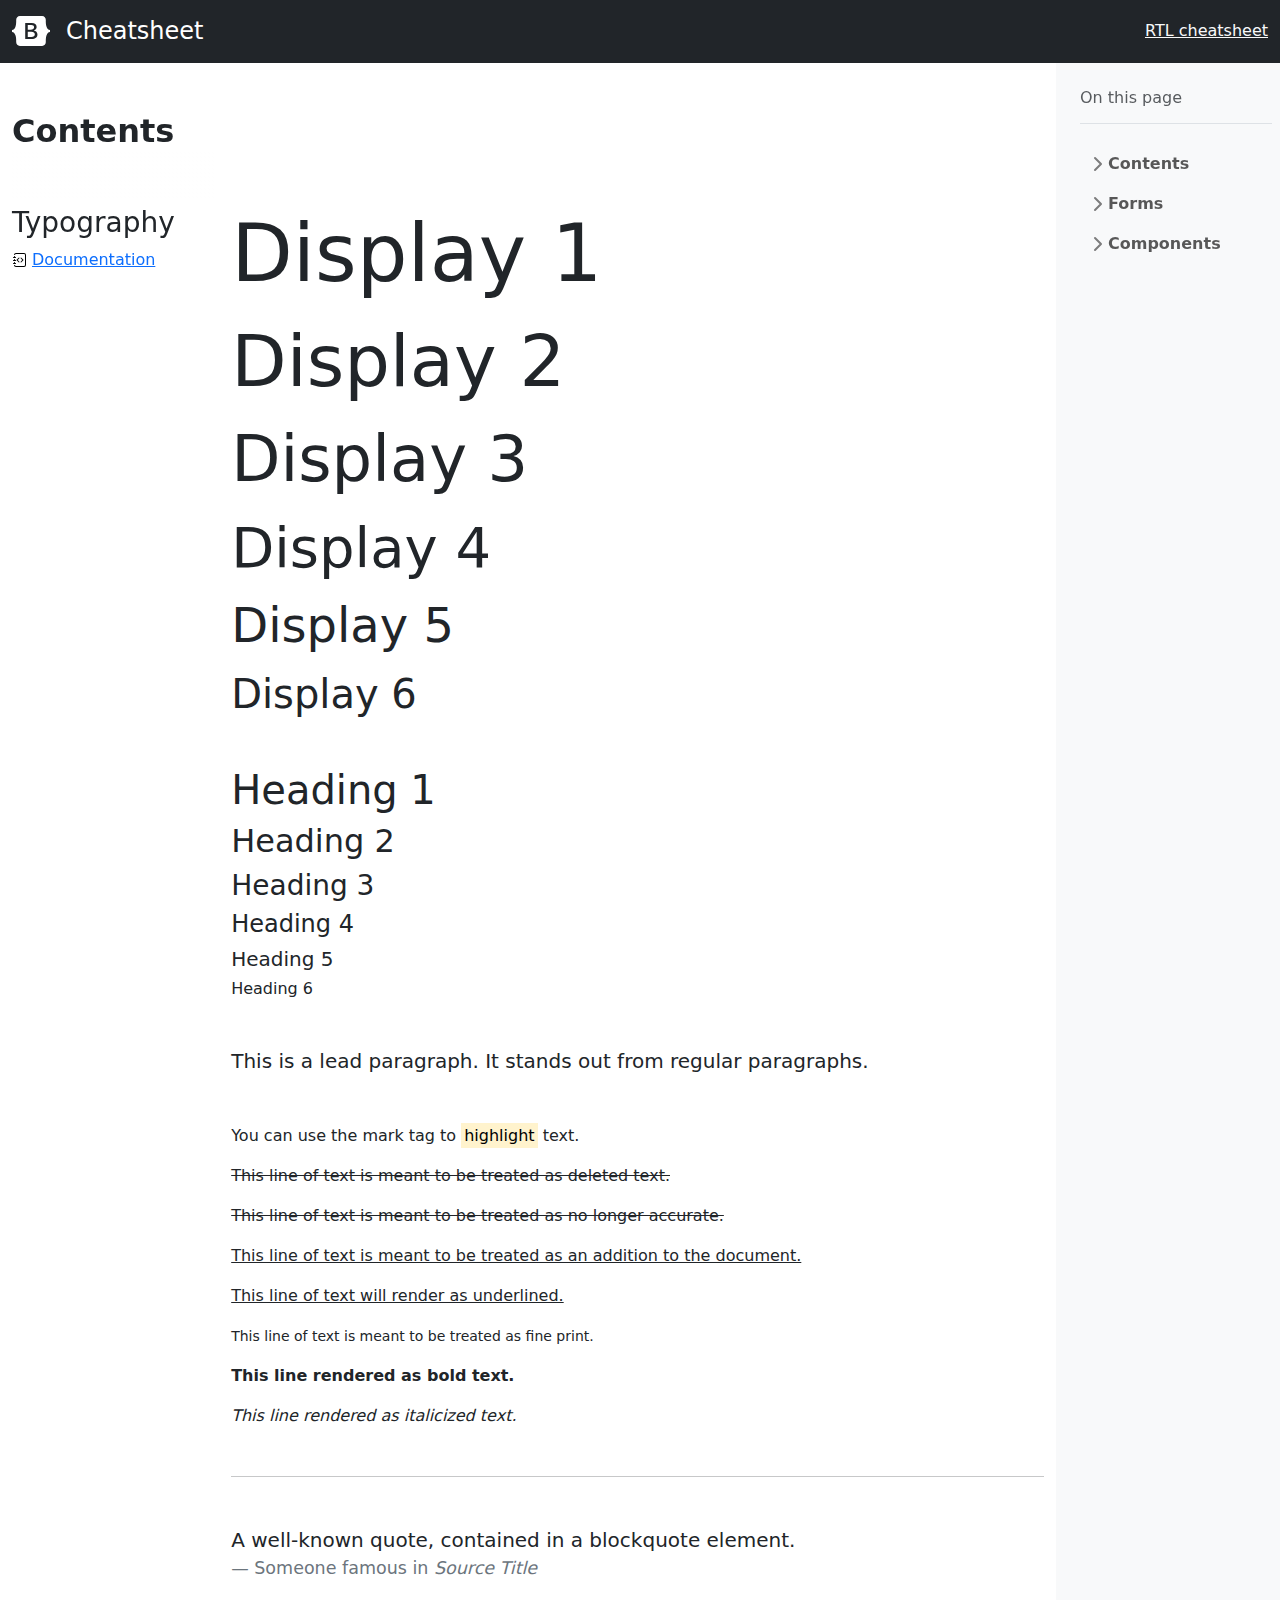
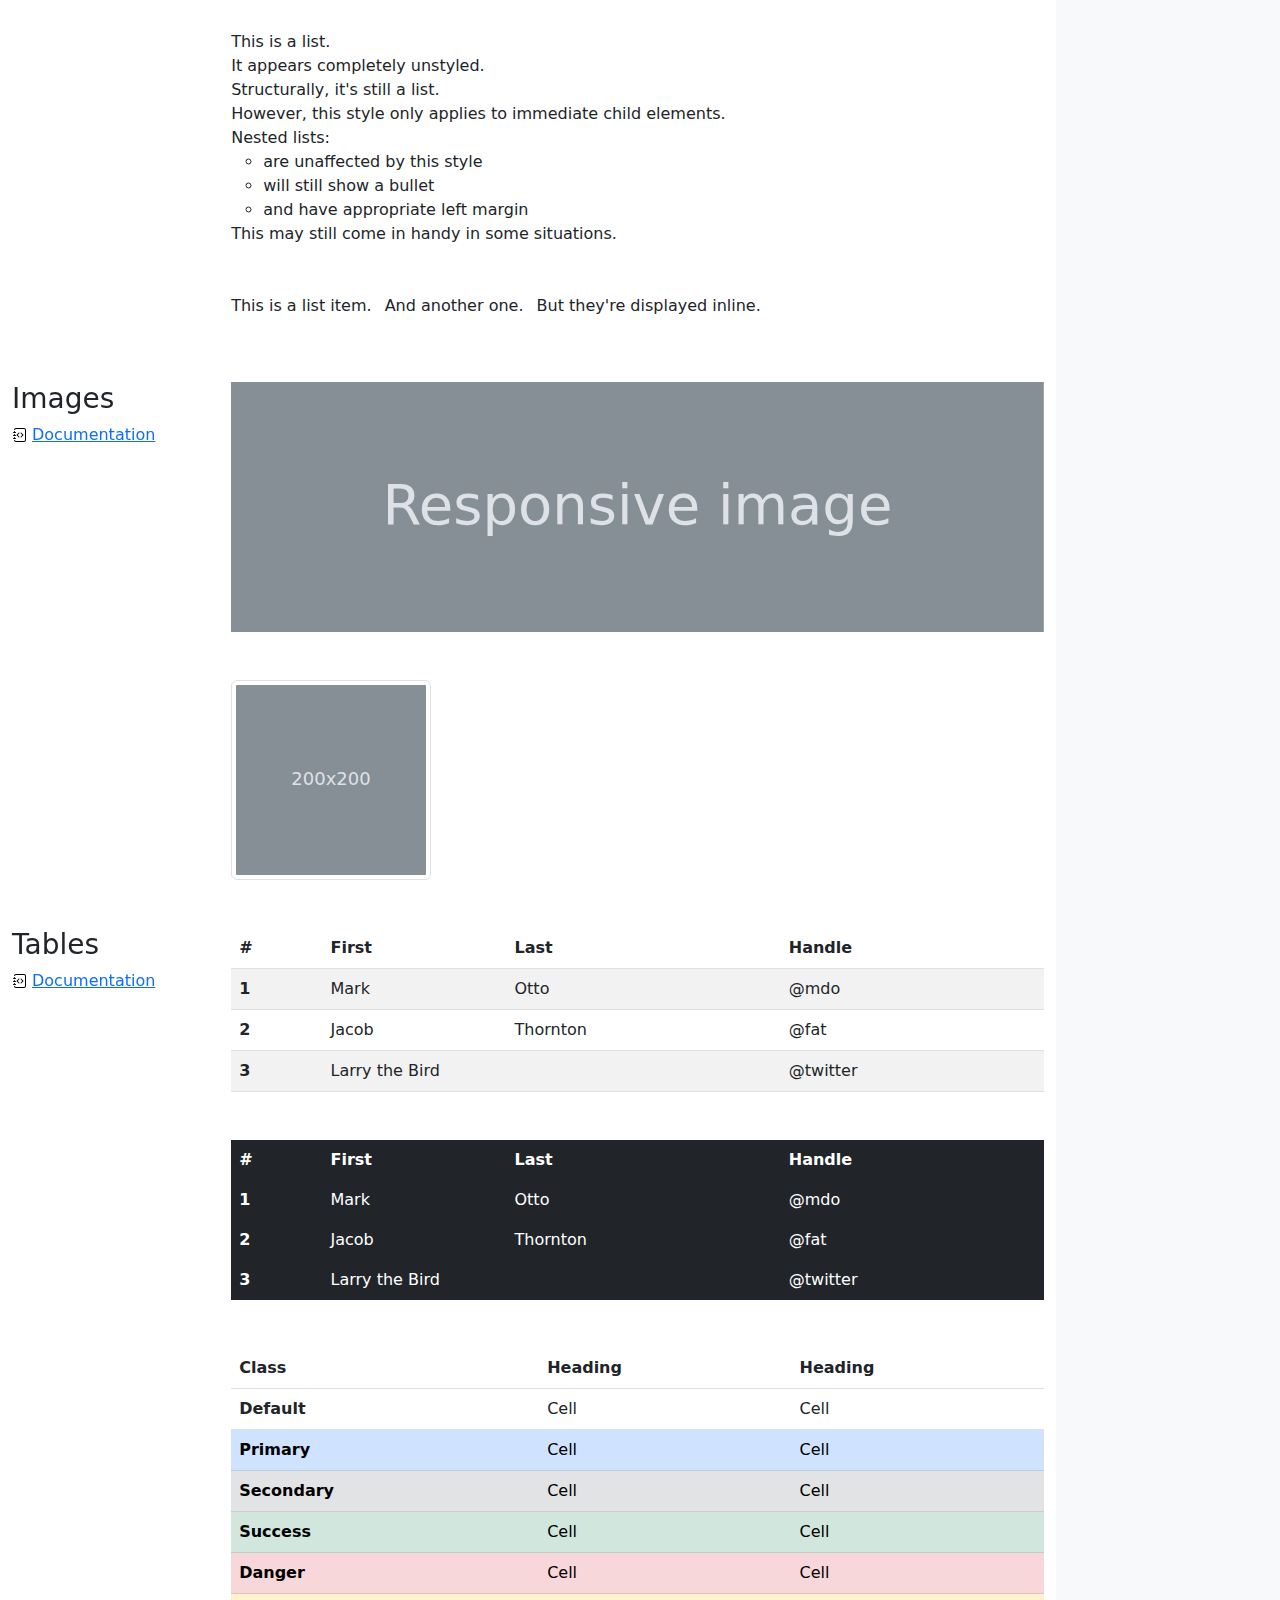
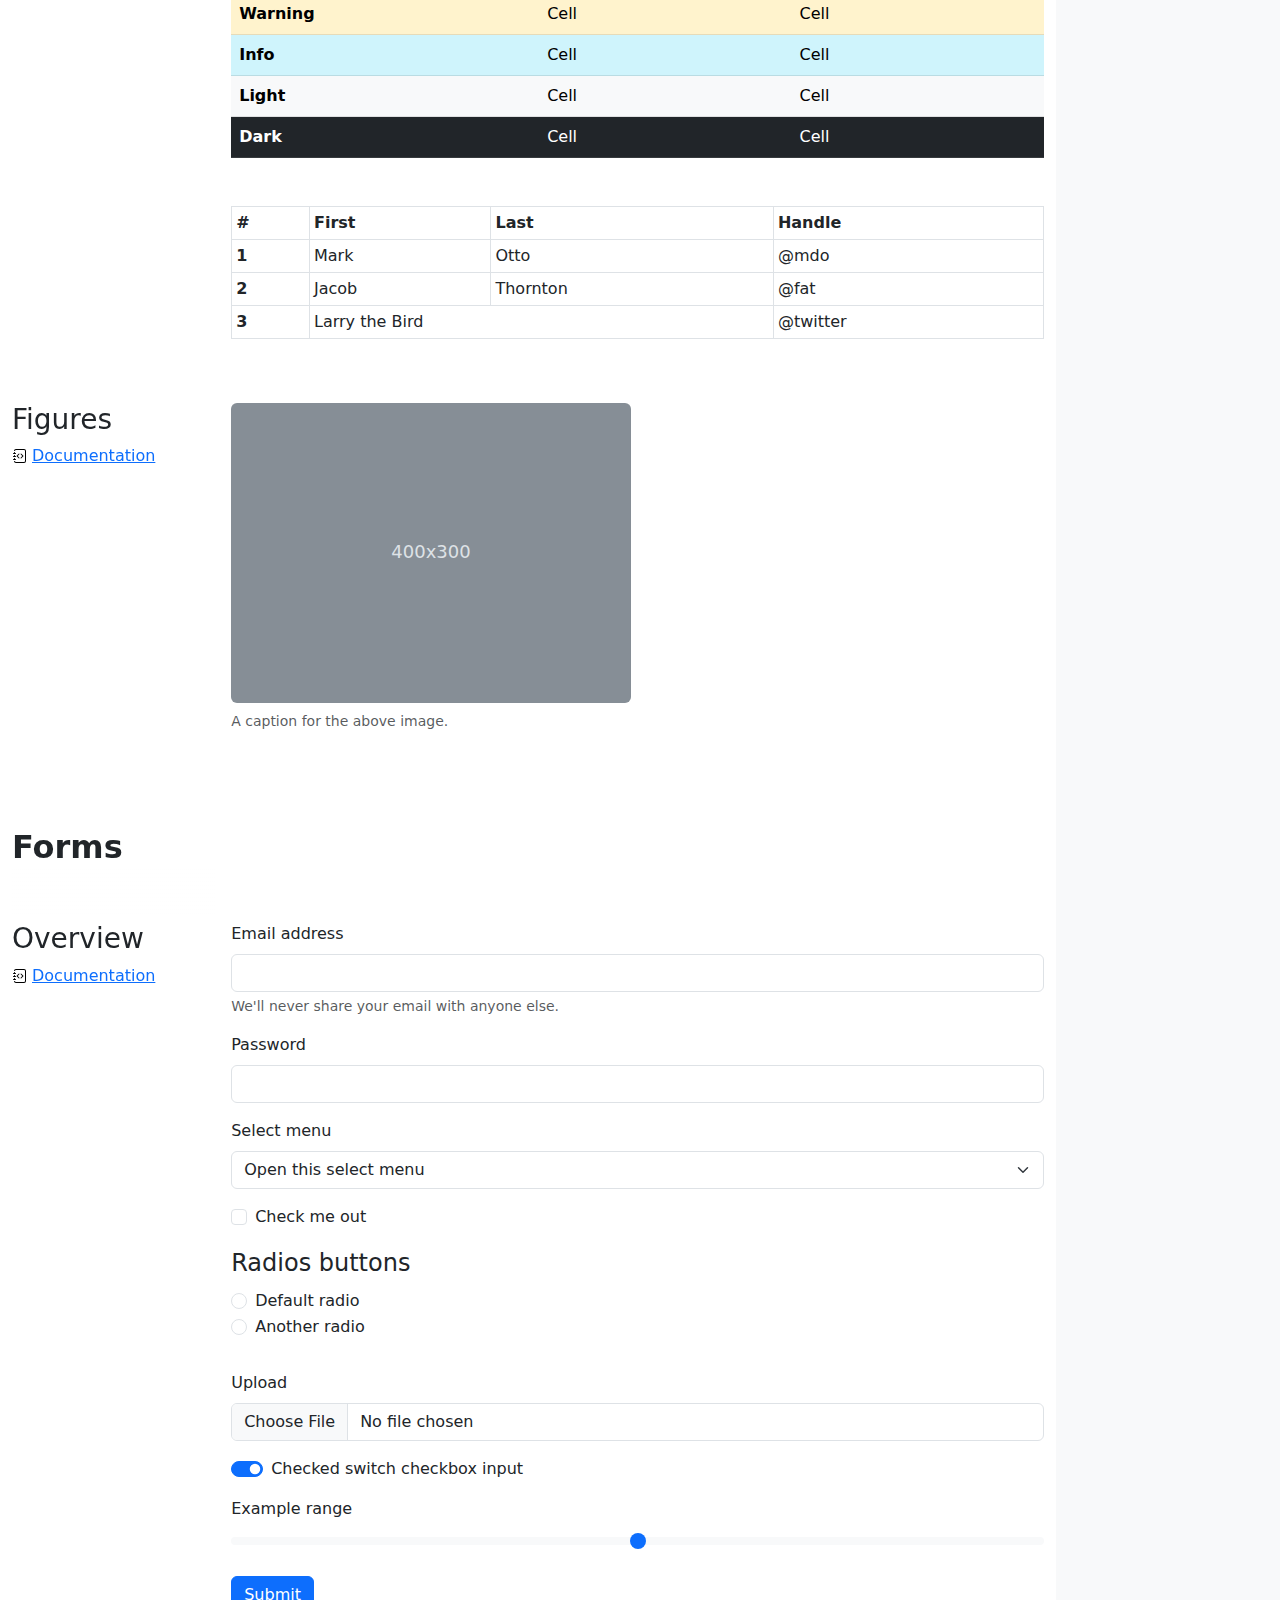
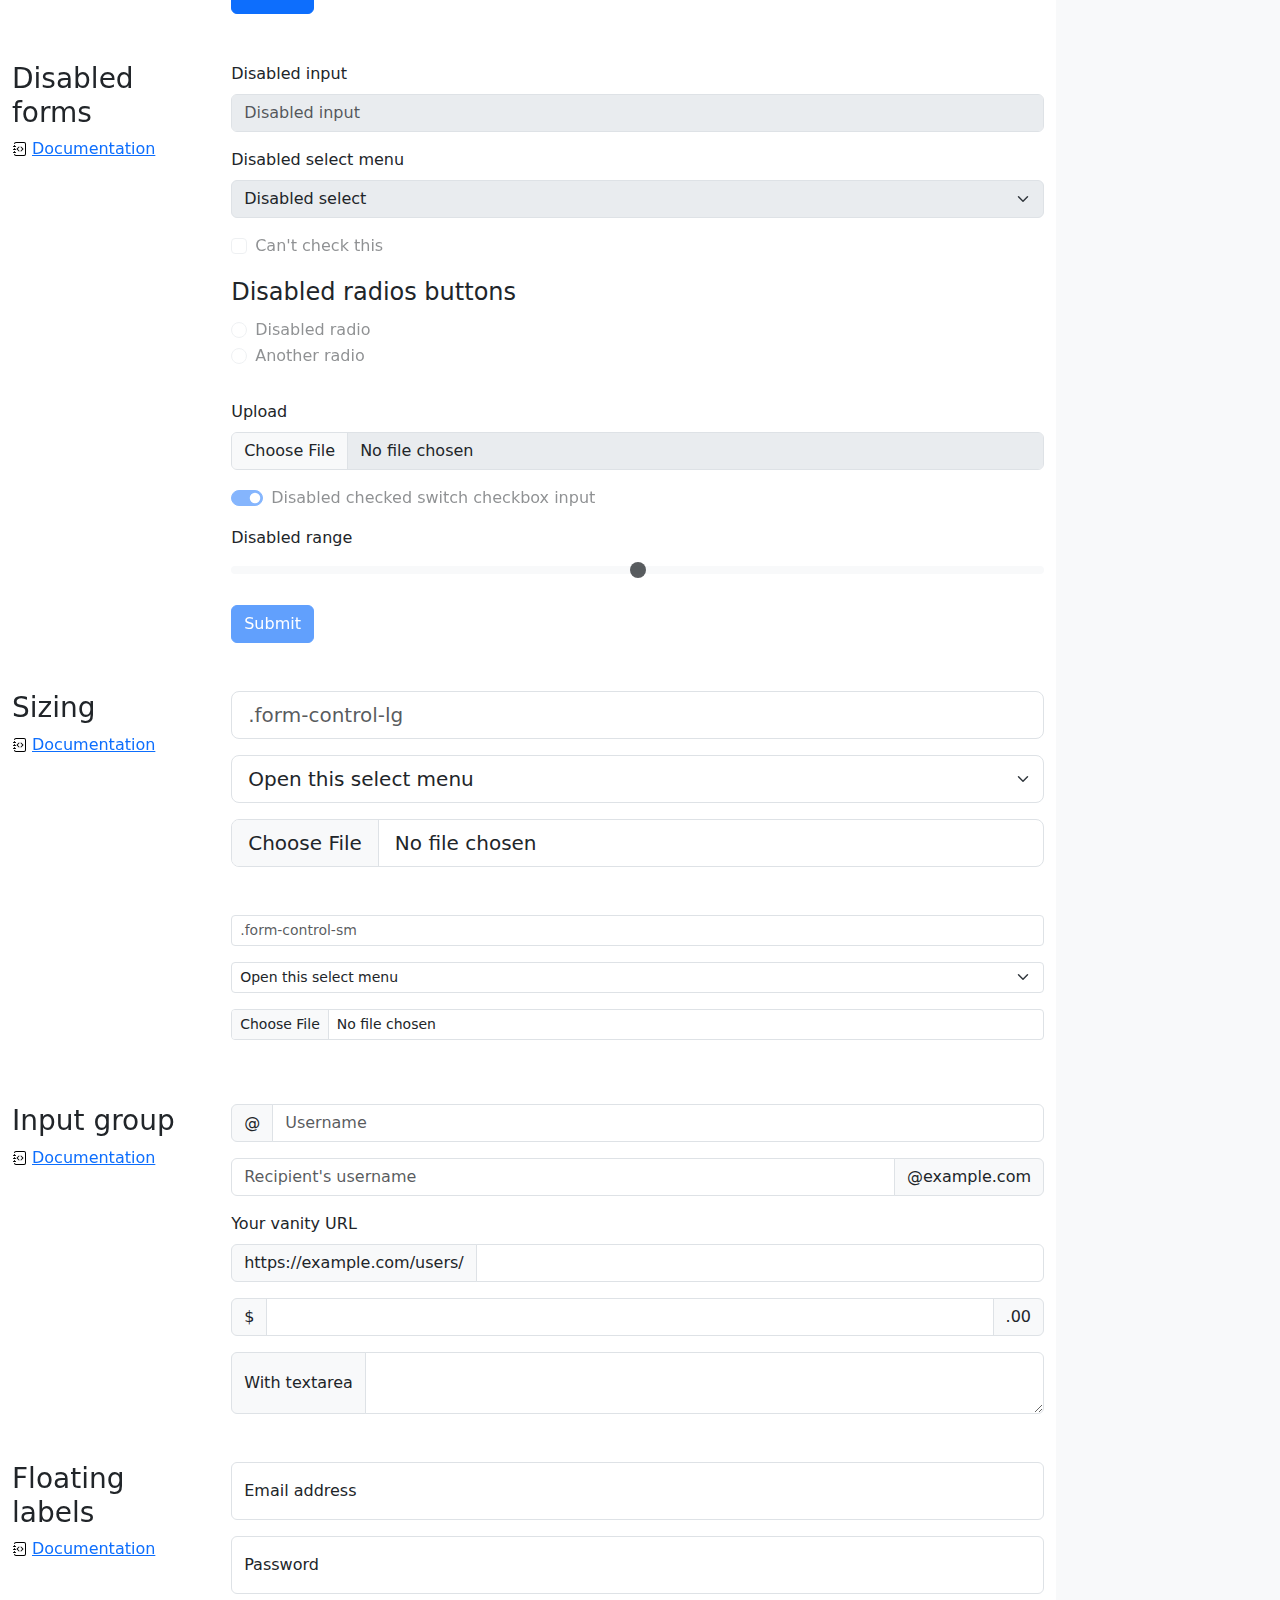
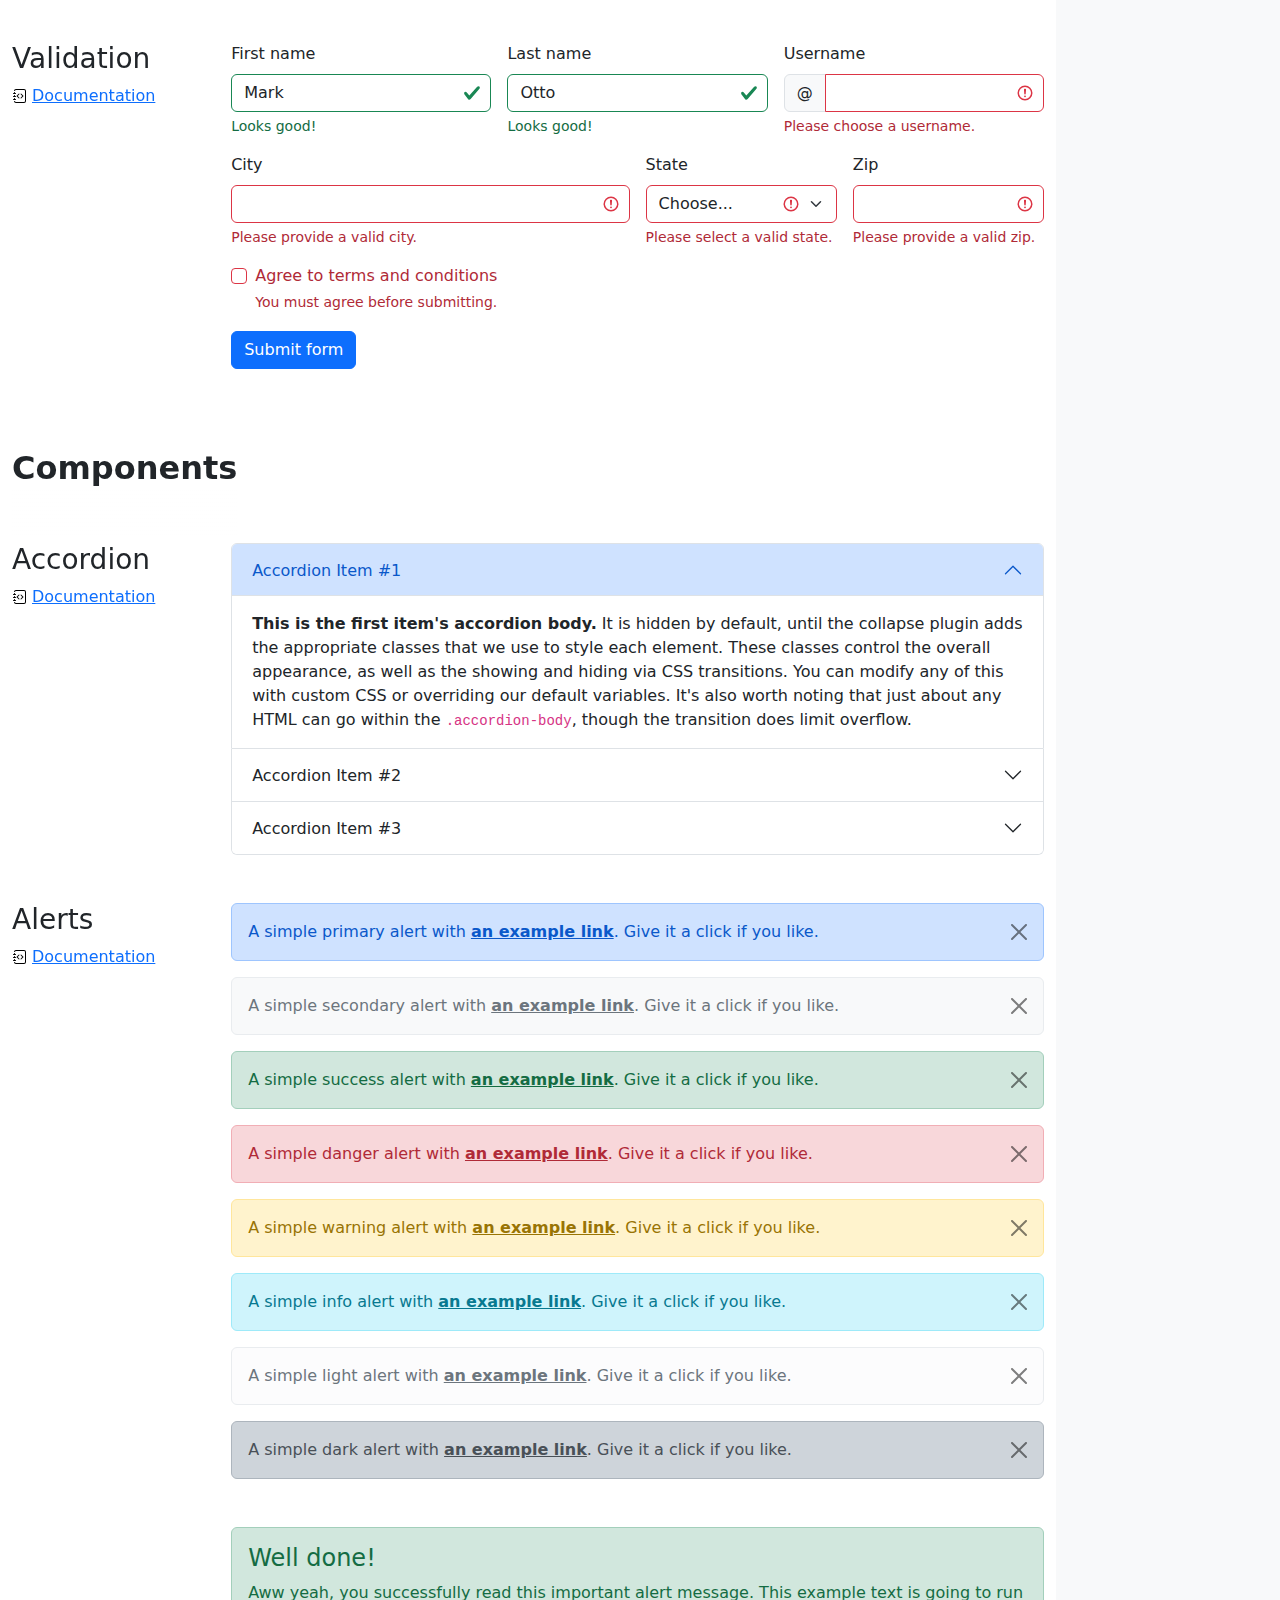
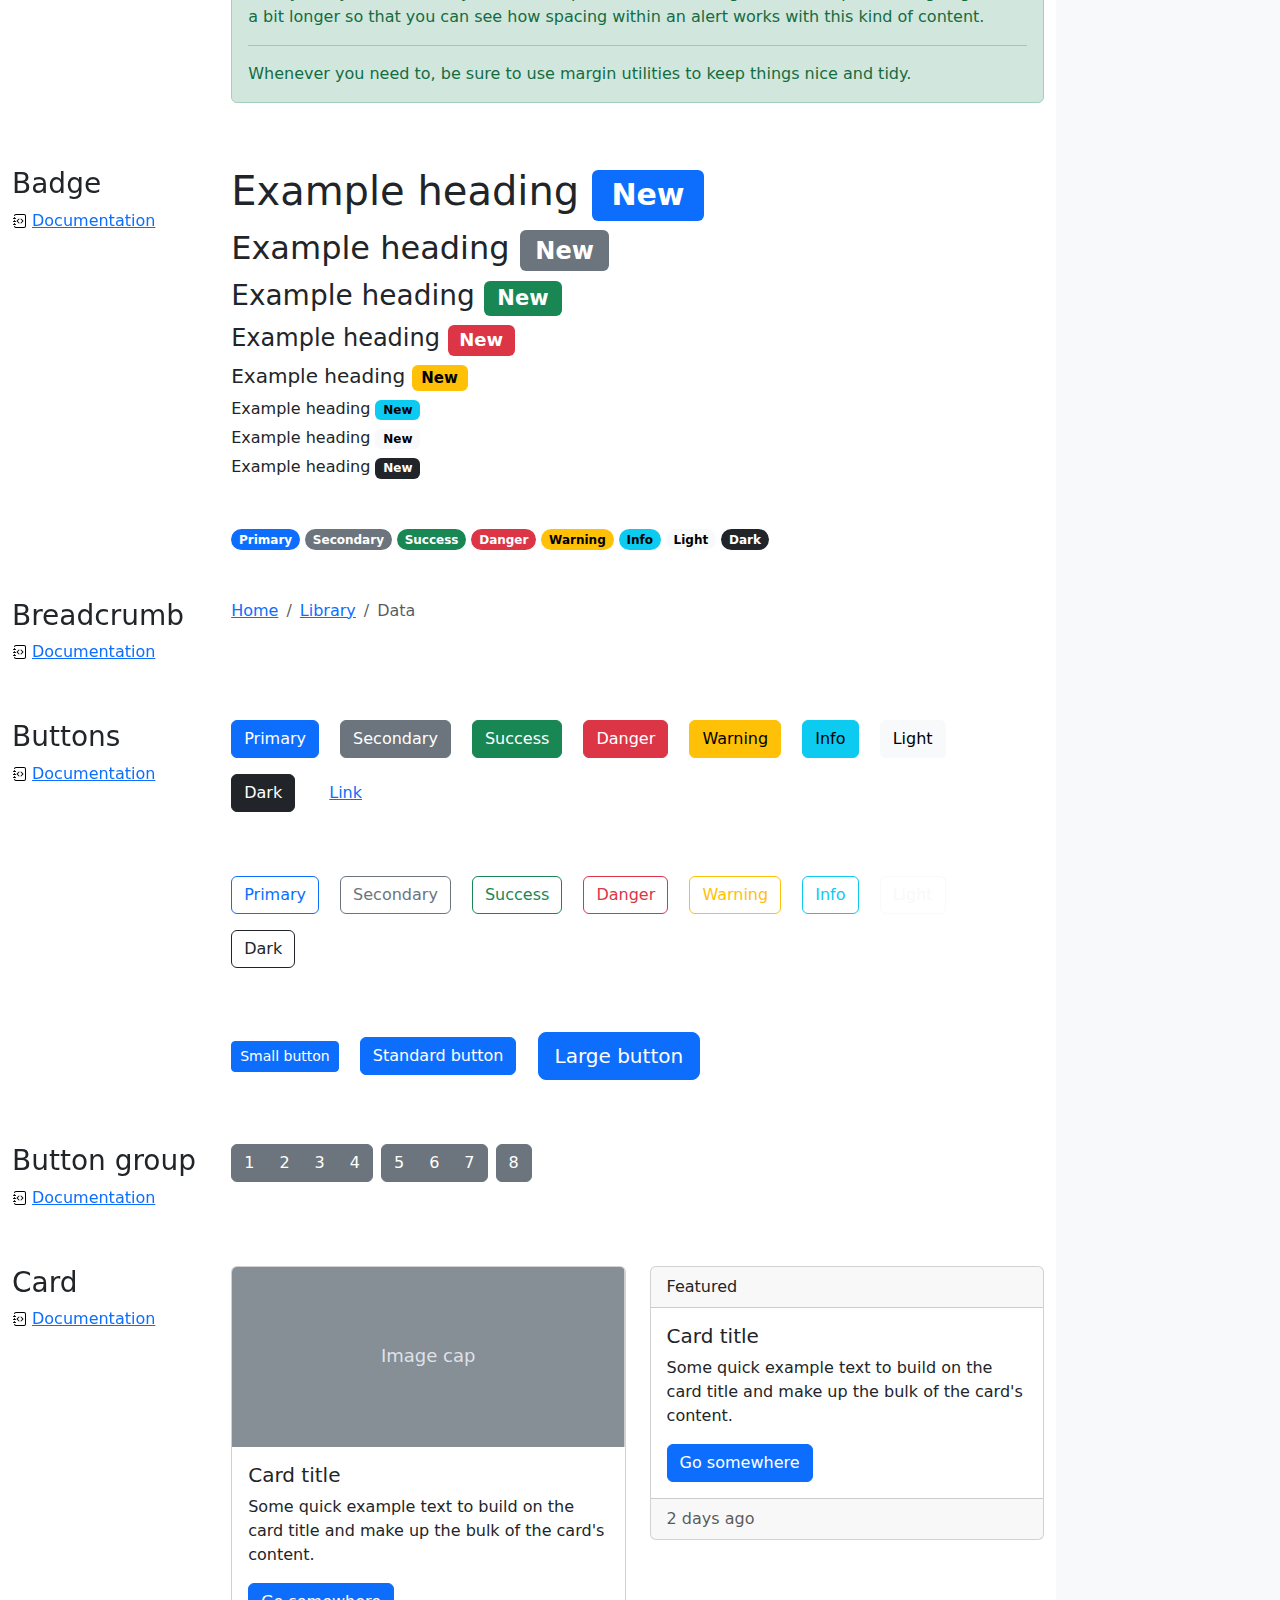
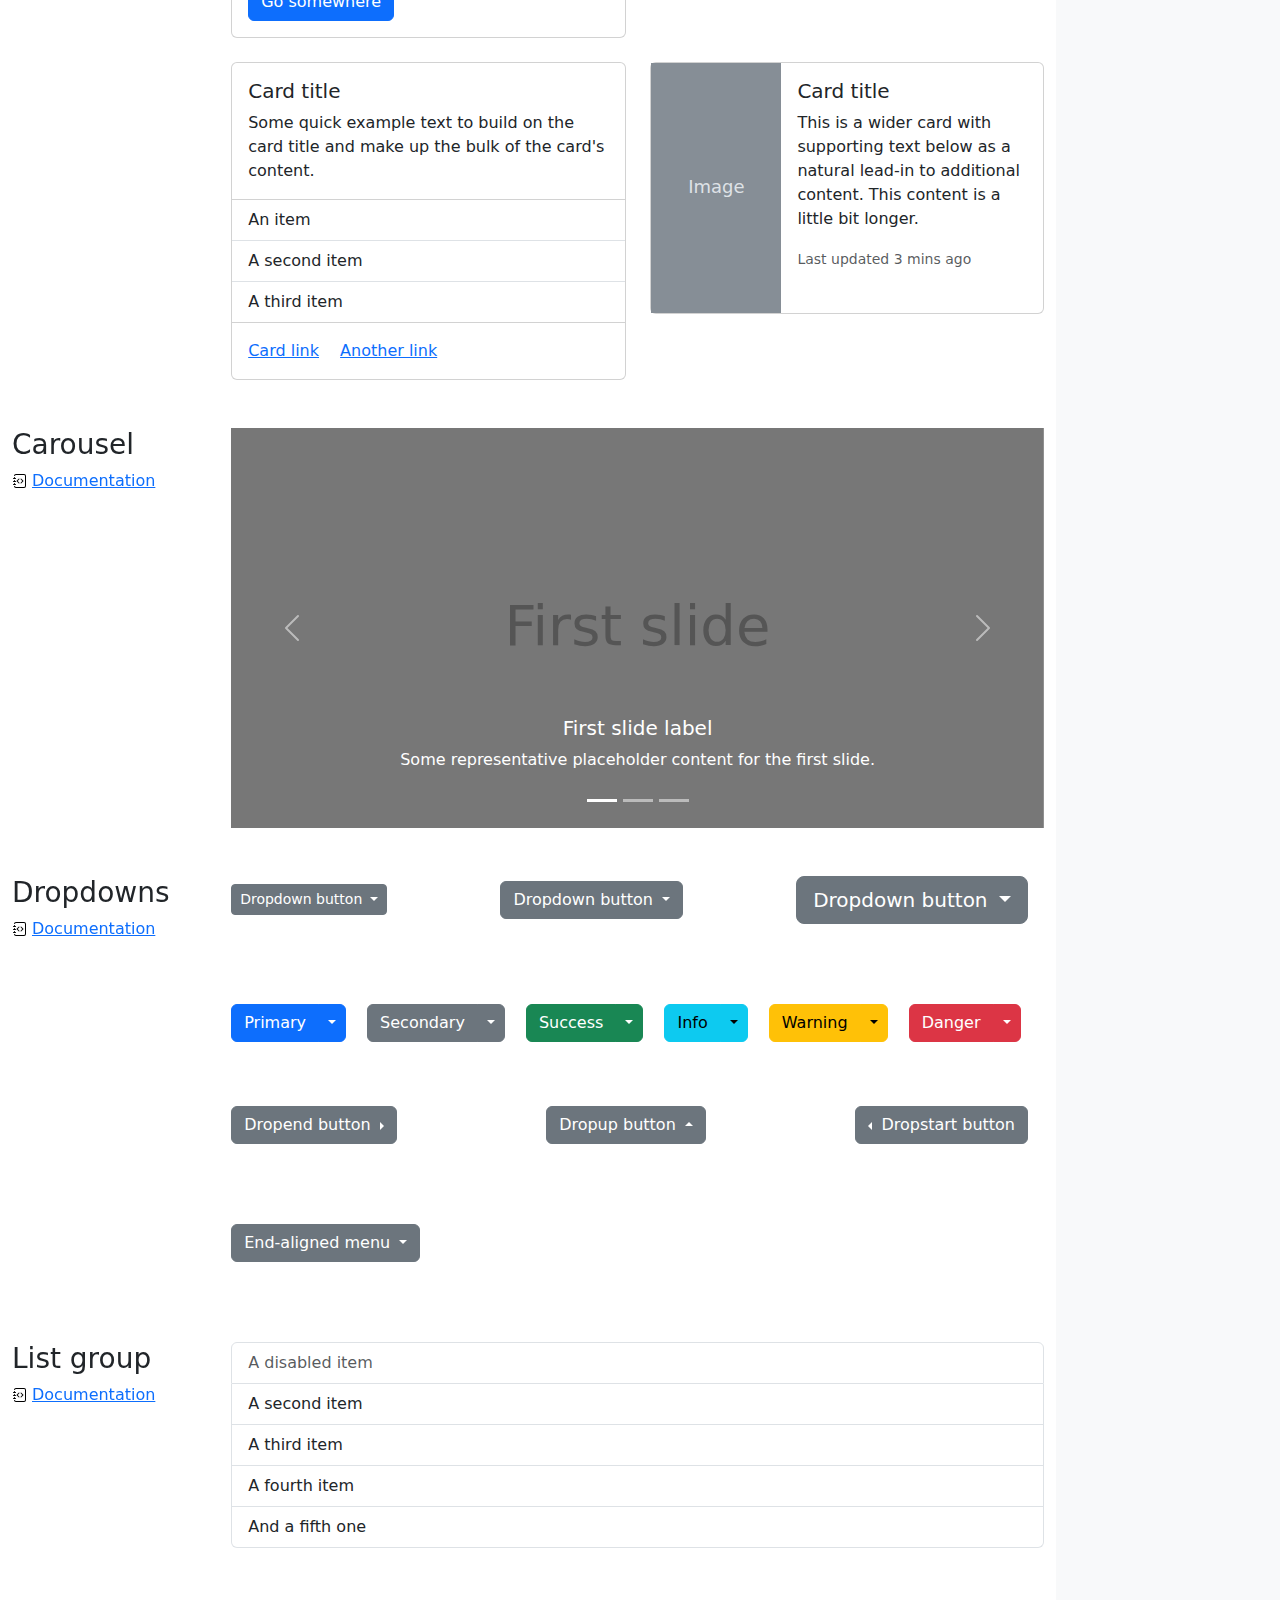
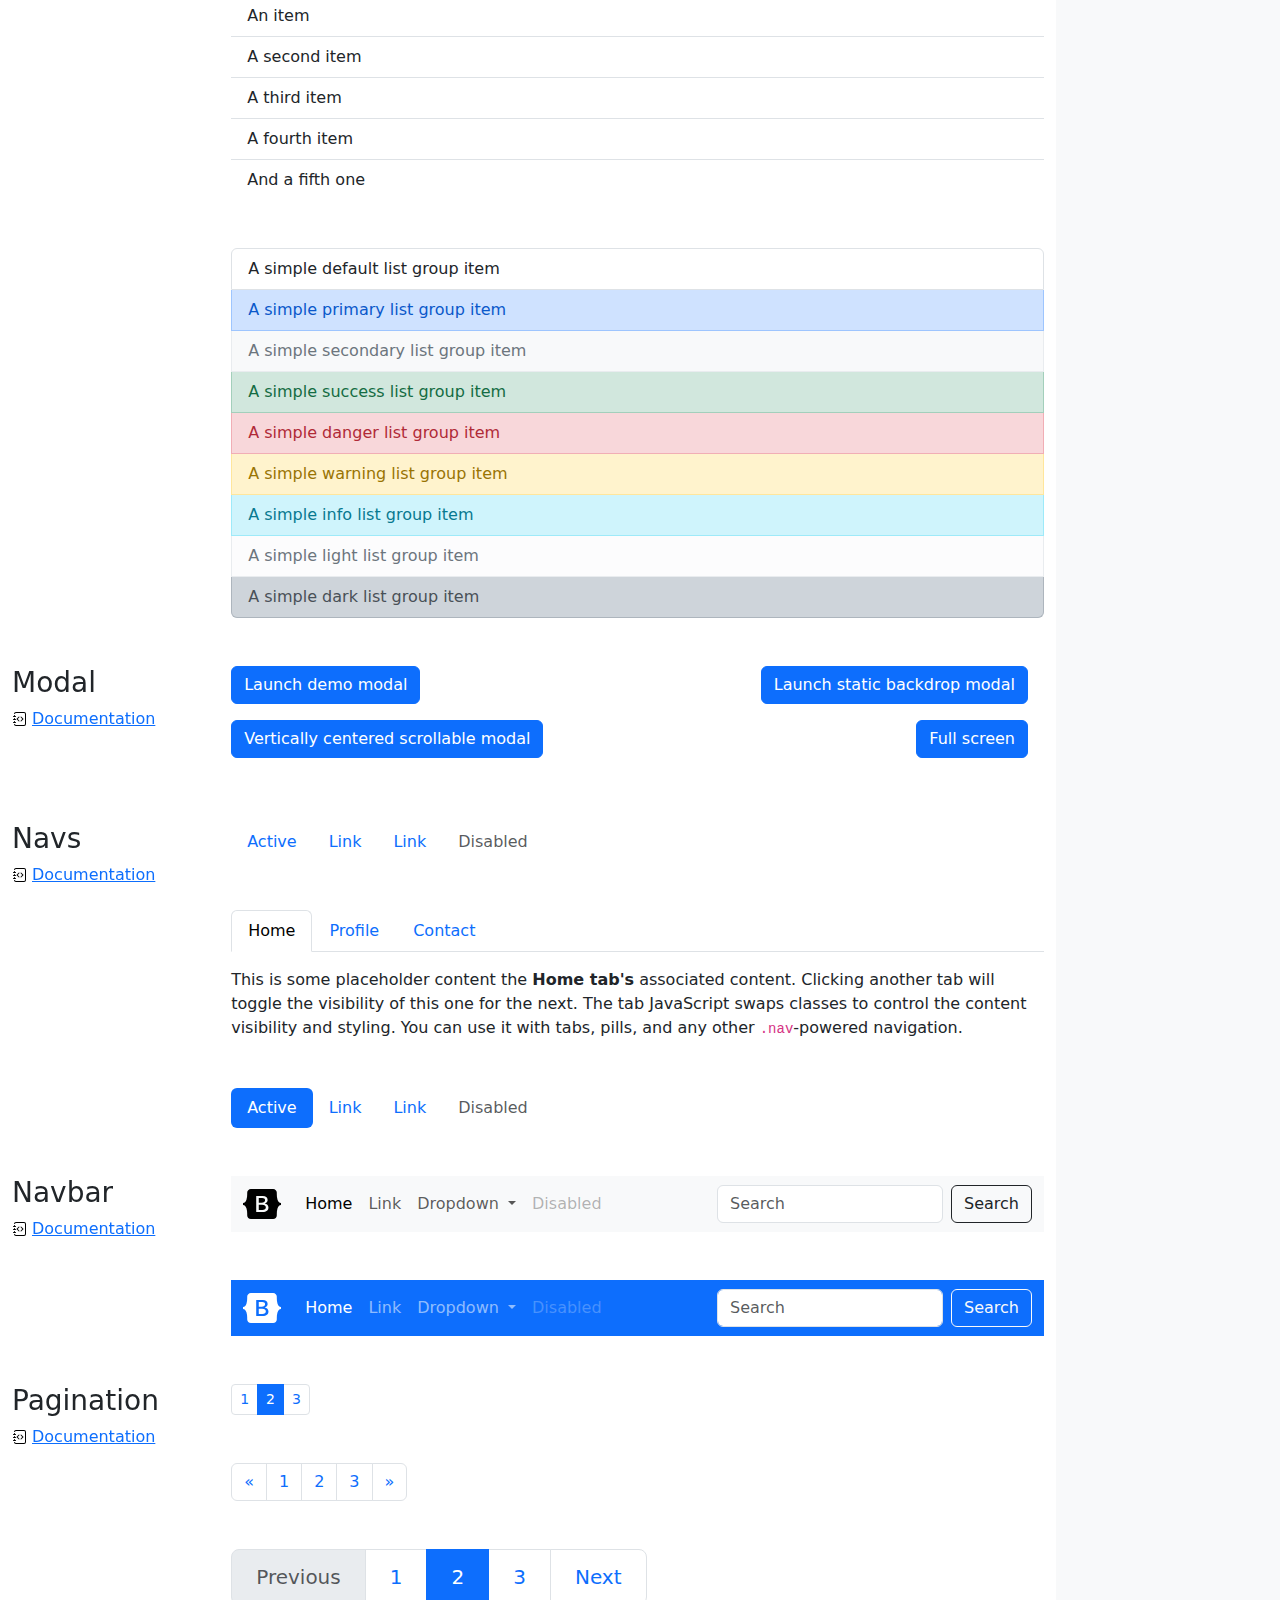
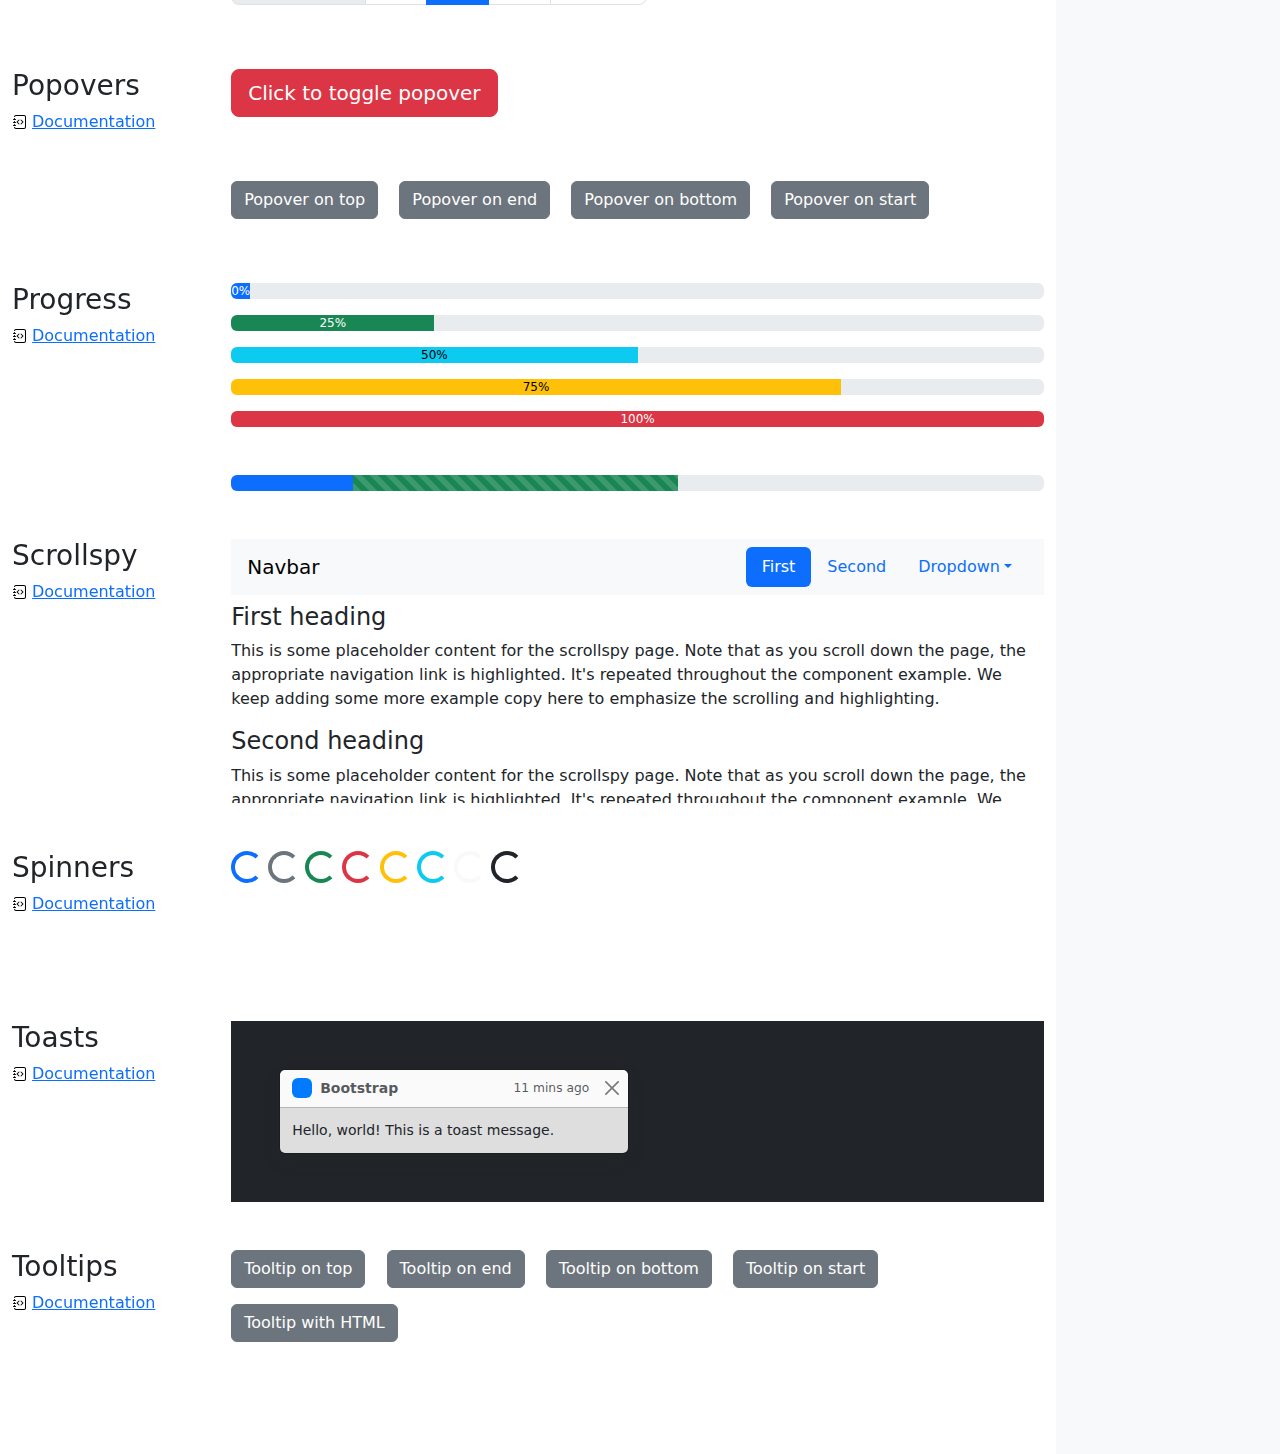
<file: Lib/bootstrap-5.3.0-alpha1/cheatsheet/index.html>
<!doctype html>
<html lang="en">
  <head>
    <meta charset="utf-8">
    <meta name="viewport" content="width=device-width, initial-scale=1">
    <meta name="description" content="">
    <meta name="author" content="Mark Otto, Jacob Thornton, and Bootstrap contributors">
    <meta name="generator" content="Hugo 0.108.0">
    <title>Cheatsheet · Bootstrap v5.3</title>

    <link rel="canonical" href="https://getbootstrap.com/docs/5.3/examples/cheatsheet/">

    

    

<link href="../assets/dist/css/bootstrap.min.css" rel="stylesheet">

    <style>
      .bd-placeholder-img {
        font-size: 1.125rem;
        text-anchor: middle;
        -webkit-user-select: none;
        -moz-user-select: none;
        user-select: none;
      }

      @media (min-width: 768px) {
        .bd-placeholder-img-lg {
          font-size: 3.5rem;
        }
      }

      .b-example-divider {
        height: 3rem;
        background-color: rgba(0, 0, 0, .1);
        border: solid rgba(0, 0, 0, .15);
        border-width: 1px 0;
        box-shadow: inset 0 .5em 1.5em rgba(0, 0, 0, .1), inset 0 .125em .5em rgba(0, 0, 0, .15);
      }

      .b-example-vr {
        flex-shrink: 0;
        width: 1.5rem;
        height: 100vh;
      }

      .bi {
        vertical-align: -.125em;
        fill: currentColor;
      }

      .nav-scroller {
        position: relative;
        z-index: 2;
        height: 2.75rem;
        overflow-y: hidden;
      }

      .nav-scroller .nav {
        display: flex;
        flex-wrap: nowrap;
        padding-bottom: 1rem;
        margin-top: -1px;
        overflow-x: auto;
        text-align: center;
        white-space: nowrap;
        -webkit-overflow-scrolling: touch;
      }
    </style>

    
    <!-- Custom styles for this template -->
    <link href="cheatsheet.css" rel="stylesheet">
  </head>
  <body class="bg-light">
    
<header class="bd-header bg-dark py-3 d-flex align-items-stretch border-bottom border-dark">
  <div class="container-fluid d-flex align-items-center">
    <h1 class="d-flex align-items-center fs-4 text-white mb-0">
      <img src="../assets/brand/bootstrap-logo-white.svg" width="38" height="30" class="me-3" alt="Bootstrap">
      Cheatsheet
    </h1>
    <a href="../examples/cheatsheet-rtl/" class="ms-auto link-light" hreflang="ar">RTL cheatsheet</a>
  </div>
</header>
<aside class="bd-aside sticky-xl-top text-muted align-self-start mb-3 mb-xl-5 px-2">
  <h2 class="h6 pt-4 pb-3 mb-4 border-bottom">On this page</h2>
  <nav class="small" id="toc">
    <ul class="list-unstyled">
      <li class="my-2">
        <button class="btn d-inline-flex align-items-center collapsed border-0" data-bs-toggle="collapse" aria-expanded="false" data-bs-target="#contents-collapse" aria-controls="contents-collapse">Contents</button>
        <ul class="list-unstyled ps-3 collapse" id="contents-collapse">
          <li><a class="d-inline-flex align-items-center rounded text-decoration-none" href="#typography">Typography</a></li>
          <li><a class="d-inline-flex align-items-center rounded text-decoration-none" href="#images">Images</a></li>
          <li><a class="d-inline-flex align-items-center rounded text-decoration-none" href="#tables">Tables</a></li>
          <li><a class="d-inline-flex align-items-center rounded text-decoration-none" href="#figures">Figures</a></li>
        </ul>
      </li>
      <li class="my-2">
        <button class="btn d-inline-flex align-items-center collapsed border-0" data-bs-toggle="collapse" aria-expanded="false" data-bs-target="#forms-collapse" aria-controls="forms-collapse">Forms</button>
        <ul class="list-unstyled ps-3 collapse" id="forms-collapse">
          <li><a class="d-inline-flex align-items-center rounded text-decoration-none" href="#overview">Overview</a></li>
          <li><a class="d-inline-flex align-items-center rounded text-decoration-none" href="#disabled-forms">Disabled forms</a></li>
          <li><a class="d-inline-flex align-items-center rounded text-decoration-none" href="#sizing">Sizing</a></li>
          <li><a class="d-inline-flex align-items-center rounded text-decoration-none" href="#input-group">Input group</a></li>
          <li><a class="d-inline-flex align-items-center rounded text-decoration-none" href="#floating-labels">Floating labels</a></li>
          <li><a class="d-inline-flex align-items-center rounded text-decoration-none" href="#validation">Validation</a></li>
        </ul>
      </li>
      <li class="my-2">
        <button class="btn d-inline-flex align-items-center collapsed border-0" data-bs-toggle="collapse" aria-expanded="false" data-bs-target="#components-collapse" aria-controls="components-collapse">Components</button>
        <ul class="list-unstyled ps-3 collapse" id="components-collapse">
          <li><a class="d-inline-flex align-items-center rounded text-decoration-none" href="#accordion">Accordion</a></li>
          <li><a class="d-inline-flex align-items-center rounded text-decoration-none" href="#alerts">Alerts</a></li>
          <li><a class="d-inline-flex align-items-center rounded text-decoration-none" href="#badge">Badge</a></li>
          <li><a class="d-inline-flex align-items-center rounded text-decoration-none" href="#breadcrumb">Breadcrumb</a></li>
          <li><a class="d-inline-flex align-items-center rounded text-decoration-none" href="#buttons">Buttons</a></li>
          <li><a class="d-inline-flex align-items-center rounded text-decoration-none" href="#button-group">Button group</a></li>
          <li><a class="d-inline-flex align-items-center rounded text-decoration-none" href="#card">Card</a></li>
          <li><a class="d-inline-flex align-items-center rounded text-decoration-none" href="#carousel">Carousel</a></li>
          <li><a class="d-inline-flex align-items-center rounded text-decoration-none" href="#dropdowns">Dropdowns</a></li>
          <li><a class="d-inline-flex align-items-center rounded text-decoration-none" href="#list-group">List group</a></li>
          <li><a class="d-inline-flex align-items-center rounded text-decoration-none" href="#modal">Modal</a></li>
          <li><a class="d-inline-flex align-items-center rounded text-decoration-none" href="#navs">Navs</a></li>
          <li><a class="d-inline-flex align-items-center rounded text-decoration-none" href="#navbar">Navbar</a></li>
          <li><a class="d-inline-flex align-items-center rounded text-decoration-none" href="#pagination">Pagination</a></li>
          <li><a class="d-inline-flex align-items-center rounded text-decoration-none" href="#popovers">Popovers</a></li>
          <li><a class="d-inline-flex align-items-center rounded text-decoration-none" href="#progress">Progress</a></li>
          <li><a class="d-inline-flex align-items-center rounded text-decoration-none" href="#scrollspy">Scrollspy</a></li>
          <li><a class="d-inline-flex align-items-center rounded text-decoration-none" href="#spinners">Spinners</a></li>
          <li><a class="d-inline-flex align-items-center rounded text-decoration-none" href="#toasts">Toasts</a></li>
          <li><a class="d-inline-flex align-items-center rounded text-decoration-none" href="#tooltips">Tooltips</a></li>
        </ul>
      </li>
    </ul>
  </nav>
</aside>
<div class="bd-cheatsheet container-fluid bg-body">
  <section id="content">
    <h2 class="sticky-xl-top fw-bold pt-3 pt-xl-5 pb-2 pb-xl-3">Contents</h2>

    <article class="my-3" id="typography">
      <div class="bd-heading sticky-xl-top align-self-start mt-5 mb-3 mt-xl-0 mb-xl-2">
        <h3>Typography</h3>
        <a class="d-flex align-items-center" href="../content/typography/">Documentation</a>
      </div>

      <div>
        <div class="bd-example-snippet bd-code-snippet"><div class="bd-example">
        <p class="display-1">Display 1</p>
        <p class="display-2">Display 2</p>
        <p class="display-3">Display 3</p>
        <p class="display-4">Display 4</p>
        <p class="display-5">Display 5</p>
        <p class="display-6">Display 6</p>
        </div></div>


        <div class="bd-example-snippet bd-code-snippet"><div class="bd-example">
        <p class="h1">Heading 1</p>
        <p class="h2">Heading 2</p>
        <p class="h3">Heading 3</p>
        <p class="h4">Heading 4</p>
        <p class="h5">Heading 5</p>
        <p class="h6">Heading 6</p>
        </div></div>


        <div class="bd-example-snippet bd-code-snippet"><div class="bd-example">
        <p class="lead">
          This is a lead paragraph. It stands out from regular paragraphs.
        </p>
        </div></div>


        <div class="bd-example-snippet bd-code-snippet"><div class="bd-example">
        <p>You can use the mark tag to <mark>highlight</mark> text.</p>
        <p><del>This line of text is meant to be treated as deleted text.</del></p>
        <p><s>This line of text is meant to be treated as no longer accurate.</s></p>
        <p><ins>This line of text is meant to be treated as an addition to the document.</ins></p>
        <p><u>This line of text will render as underlined.</u></p>
        <p><small>This line of text is meant to be treated as fine print.</small></p>
        <p><strong>This line rendered as bold text.</strong></p>
        <p><em>This line rendered as italicized text.</em></p>
        </div></div>


        <div class="bd-example-snippet bd-code-snippet"><div class="bd-example">
        <hr>
        </div></div>


        <div class="bd-example-snippet bd-code-snippet"><div class="bd-example">
        <blockquote class="blockquote">
          <p>A well-known quote, contained in a blockquote element.</p>
          <footer class="blockquote-footer">Someone famous in <cite title="Source Title">Source Title</cite></footer>
        </blockquote>
        </div></div>


        <div class="bd-example-snippet bd-code-snippet"><div class="bd-example">
        <ul class="list-unstyled">
          <li>This is a list.</li>
          <li>It appears completely unstyled.</li>
          <li>Structurally, it's still a list.</li>
          <li>However, this style only applies to immediate child elements.</li>
          <li>Nested lists:
            <ul>
              <li>are unaffected by this style</li>
              <li>will still show a bullet</li>
              <li>and have appropriate left margin</li>
            </ul>
          </li>
          <li>This may still come in handy in some situations.</li>
        </ul>
        </div></div>


        <div class="bd-example-snippet bd-code-snippet"><div class="bd-example">
        <ul class="list-inline">
          <li class="list-inline-item">This is a list item.</li>
          <li class="list-inline-item">And another one.</li>
          <li class="list-inline-item">But they're displayed inline.</li>
        </ul>
        </div></div>

      </div>
    </article>
    <article class="my-3" id="images">
      <div class="bd-heading sticky-xl-top align-self-start mt-5 mb-3 mt-xl-0 mb-xl-2">
        <h3>Images</h3>
        <a class="d-flex align-items-center" href="../content/images/">Documentation</a>
      </div>

      <div>
        <div class="bd-example-snippet bd-code-snippet"><div class="bd-example">
        <svg class="bd-placeholder-img bd-placeholder-img-lg img-fluid" width="100%" height="250" xmlns="http://www.w3.org/2000/svg" role="img" aria-label="Placeholder: Responsive image" preserveAspectRatio="xMidYMid slice" focusable="false"><title>Placeholder</title><rect width="100%" height="100%" fill="#868e96"/><text x="50%" y="50%" fill="#dee2e6" dy=".3em">Responsive image</text></svg>
        </div></div>


        <div class="bd-example-snippet bd-code-snippet"><div class="bd-example">
        <svg class="bd-placeholder-img img-thumbnail" width="200" height="200" xmlns="http://www.w3.org/2000/svg" role="img" aria-label="A generic square placeholder image with a white border around it, making it resemble a photograph taken with an old instant camera: 200x200" preserveAspectRatio="xMidYMid slice" focusable="false"><title>A generic square placeholder image with a white border around it, making it resemble a photograph taken with an old instant camera</title><rect width="100%" height="100%" fill="#868e96"/><text x="50%" y="50%" fill="#dee2e6" dy=".3em">200x200</text></svg>
        </div></div>

      </div>
    </article>
    <article class="my-3" id="tables">
      <div class="bd-heading sticky-xl-top align-self-start mt-5 mb-3 mt-xl-0 mb-xl-2">
        <h3>Tables</h3>
        <a class="d-flex align-items-center" href="../content/tables/">Documentation</a>
      </div>

      <div>
        <div class="bd-example-snippet bd-code-snippet"><div class="bd-example">
        <table class="table table-striped">
          <thead>
          <tr>
            <th scope="col">#</th>
            <th scope="col">First</th>
            <th scope="col">Last</th>
            <th scope="col">Handle</th>
          </tr>
          </thead>
          <tbody>
          <tr>
            <th scope="row">1</th>
            <td>Mark</td>
            <td>Otto</td>
            <td>@mdo</td>
          </tr>
          <tr>
            <th scope="row">2</th>
            <td>Jacob</td>
            <td>Thornton</td>
            <td>@fat</td>
          </tr>
          <tr>
            <th scope="row">3</th>
            <td colspan="2">Larry the Bird</td>
            <td>@twitter</td>
          </tr>
          </tbody>
        </table>
        </div></div>


        <div class="bd-example-snippet bd-code-snippet"><div class="bd-example">
        <table class="table table-dark table-borderless">
          <thead>
          <tr>
            <th scope="col">#</th>
            <th scope="col">First</th>
            <th scope="col">Last</th>
            <th scope="col">Handle</th>
          </tr>
          </thead>
          <tbody>
          <tr>
            <th scope="row">1</th>
            <td>Mark</td>
            <td>Otto</td>
            <td>@mdo</td>
          </tr>
          <tr>
            <th scope="row">2</th>
            <td>Jacob</td>
            <td>Thornton</td>
            <td>@fat</td>
          </tr>
          <tr>
            <th scope="row">3</th>
            <td colspan="2">Larry the Bird</td>
            <td>@twitter</td>
          </tr>
          </tbody>
        </table>
        </div></div>


        <div class="bd-example-snippet bd-code-snippet"><div class="bd-example">
        <table class="table table-hover">
          <thead>
          <tr>
            <th scope="col">Class</th>
            <th scope="col">Heading</th>
            <th scope="col">Heading</th>
          </tr>
          </thead>
          <tbody>
          <tr>
            <th scope="row">Default</th>
            <td>Cell</td>
            <td>Cell</td>
          </tr>
          
          <tr class="table-primary">
            <th scope="row">Primary</th>
            <td>Cell</td>
            <td>Cell</td>
          </tr>
          <tr class="table-secondary">
            <th scope="row">Secondary</th>
            <td>Cell</td>
            <td>Cell</td>
          </tr>
          <tr class="table-success">
            <th scope="row">Success</th>
            <td>Cell</td>
            <td>Cell</td>
          </tr>
          <tr class="table-danger">
            <th scope="row">Danger</th>
            <td>Cell</td>
            <td>Cell</td>
          </tr>
          <tr class="table-warning">
            <th scope="row">Warning</th>
            <td>Cell</td>
            <td>Cell</td>
          </tr>
          <tr class="table-info">
            <th scope="row">Info</th>
            <td>Cell</td>
            <td>Cell</td>
          </tr>
          <tr class="table-light">
            <th scope="row">Light</th>
            <td>Cell</td>
            <td>Cell</td>
          </tr>
          <tr class="table-dark">
            <th scope="row">Dark</th>
            <td>Cell</td>
            <td>Cell</td>
          </tr>
          </tbody>
        </table>
        </div></div>


        <div class="bd-example-snippet bd-code-snippet"><div class="bd-example">
        <table class="table table-sm table-bordered">
          <thead>
          <tr>
            <th scope="col">#</th>
            <th scope="col">First</th>
            <th scope="col">Last</th>
            <th scope="col">Handle</th>
          </tr>
          </thead>
          <tbody>
          <tr>
            <th scope="row">1</th>
            <td>Mark</td>
            <td>Otto</td>
            <td>@mdo</td>
          </tr>
          <tr>
            <th scope="row">2</th>
            <td>Jacob</td>
            <td>Thornton</td>
            <td>@fat</td>
          </tr>
          <tr>
            <th scope="row">3</th>
            <td colspan="2">Larry the Bird</td>
            <td>@twitter</td>
          </tr>
          </tbody>
        </table>
        </div></div>

      </div>
    </article>
    <article class="my-3" id="figures">
      <div class="bd-heading sticky-xl-top align-self-start mt-5 mb-3 mt-xl-0 mb-xl-2">
        <h3>Figures</h3>
        <a class="d-flex align-items-center" href="../content/figures/">Documentation</a>
      </div>

      <div>
        <div class="bd-example-snippet bd-code-snippet"><div class="bd-example">
        <figure class="figure">
          <svg class="bd-placeholder-img figure-img img-fluid rounded" width="400" height="300" xmlns="http://www.w3.org/2000/svg" role="img" aria-label="Placeholder: 400x300" preserveAspectRatio="xMidYMid slice" focusable="false"><title>Placeholder</title><rect width="100%" height="100%" fill="#868e96"/><text x="50%" y="50%" fill="#dee2e6" dy=".3em">400x300</text></svg>
          <figcaption class="figure-caption">A caption for the above image.</figcaption>
        </figure>
        </div></div>

      </div>
    </article>
  </section>

  <section id="forms">
    <h2 class="sticky-xl-top fw-bold pt-3 pt-xl-5 pb-2 pb-xl-3">Forms</h2>

    <article class="my-3" id="overview">
      <div class="bd-heading sticky-xl-top align-self-start mt-5 mb-3 mt-xl-0 mb-xl-2">
        <h3>Overview</h3>
        <a class="d-flex align-items-center" href="../forms/overview/">Documentation</a>
      </div>

      <div>
        <div class="bd-example-snippet bd-code-snippet"><div class="bd-example">
        <form>
          <div class="mb-3">
            <label for="exampleInputEmail1" class="form-label">Email address</label>
            <input type="email" class="form-control" id="exampleInputEmail1" aria-describedby="emailHelp">
            <div id="emailHelp" class="form-text">We'll never share your email with anyone else.</div>
          </div>
          <div class="mb-3">
            <label for="exampleInputPassword1" class="form-label">Password</label>
            <input type="password" class="form-control" id="exampleInputPassword1">
          </div>
          <div class="mb-3">
            <label for="exampleSelect" class="form-label">Select menu</label>
            <select class="form-select" id="exampleSelect">
              <option selected>Open this select menu</option>
              <option value="1">One</option>
              <option value="2">Two</option>
              <option value="3">Three</option>
            </select>
          </div>
          <div class="mb-3 form-check">
            <input type="checkbox" class="form-check-input" id="exampleCheck1">
            <label class="form-check-label" for="exampleCheck1">Check me out</label>
          </div>
          <fieldset class="mb-3">
            <legend>Radios buttons</legend>
            <div class="form-check">
              <input type="radio" name="radios" class="form-check-input" id="exampleRadio1">
              <label class="form-check-label" for="exampleRadio1">Default radio</label>
            </div>
            <div class="mb-3 form-check">
              <input type="radio" name="radios" class="form-check-input" id="exampleRadio2">
              <label class="form-check-label" for="exampleRadio2">Another radio</label>
            </div>
          </fieldset>
          <div class="mb-3">
            <label class="form-label" for="customFile">Upload</label>
            <input type="file" class="form-control" id="customFile">
          </div>
          <div class="mb-3 form-check form-switch">
            <input class="form-check-input" type="checkbox" role="switch" id="flexSwitchCheckChecked" checked>
            <label class="form-check-label" for="flexSwitchCheckChecked">Checked switch checkbox input</label>
          </div>
          <div class="mb-3">
            <label for="customRange3" class="form-label">Example range</label>
            <input type="range" class="form-range" min="0" max="5" step="0.5" id="customRange3">
          </div>
          <button type="submit" class="btn btn-primary">Submit</button>
        </form>
        </div></div>

      </div>
    </article>
    <article class="my-3" id="disabled-forms">
      <div class="bd-heading sticky-xl-top align-self-start mt-5 mb-3 mt-xl-0 mb-xl-2">
        <h3>Disabled forms</h3>
        <a class="d-flex align-items-center" href="../forms/overview/#disabled-forms">Documentation</a>
      </div>

      <div>
        <div class="bd-example-snippet bd-code-snippet"><div class="bd-example">
        <form>
          <fieldset disabled aria-label="Disabled fieldset example">
            <div class="mb-3">
              <label for="disabledTextInput" class="form-label">Disabled input</label>
              <input type="text" id="disabledTextInput" class="form-control" placeholder="Disabled input">
            </div>
            <div class="mb-3">
              <label for="disabledSelect" class="form-label">Disabled select menu</label>
              <select id="disabledSelect" class="form-select">
                <option>Disabled select</option>
              </select>
            </div>
            <div class="mb-3">
              <div class="form-check">
                <input class="form-check-input" type="checkbox" id="disabledFieldsetCheck" disabled>
                <label class="form-check-label" for="disabledFieldsetCheck">
                  Can't check this
                </label>
              </div>
            </div>
            <fieldset class="mb-3">
              <legend>Disabled radios buttons</legend>
              <div class="form-check">
                <input type="radio" name="radios" class="form-check-input" id="disabledRadio1" disabled>
                <label class="form-check-label" for="disabledRadio1">Disabled radio</label>
              </div>
              <div class="mb-3 form-check">
                <input type="radio" name="radios" class="form-check-input" id="disabledRadio2" disabled>
                <label class="form-check-label" for="disabledRadio2">Another radio</label>
              </div>
            </fieldset>
            <div class="mb-3">
              <label class="form-label" for="disabledCustomFile">Upload</label>
              <input type="file" class="form-control" id="disabledCustomFile" disabled>
            </div>
            <div class="mb-3 form-check form-switch">
              <input class="form-check-input" type="checkbox" role="switch" id="disabledSwitchCheckChecked" checked disabled>
              <label class="form-check-label" for="disabledSwitchCheckChecked">Disabled checked switch checkbox input</label>
            </div>
            <div class="mb-3">
              <label for="disabledRange" class="form-label">Disabled range</label>
              <input type="range" class="form-range" min="0" max="5" step="0.5" id="disabledRange">
            </div>
            <button type="submit" class="btn btn-primary">Submit</button>
          </fieldset>
        </form>
        </div></div>

      </div>
    </article>
    <article class="my-3" id="sizing">
      <div class="bd-heading sticky-xl-top align-self-start mt-5 mb-3 mt-xl-0 mb-xl-2">
        <h3>Sizing</h3>
        <a class="d-flex align-items-center" href="../forms/form-control/#sizing">Documentation</a>
      </div>

      <div>
        <div class="bd-example-snippet bd-code-snippet"><div class="bd-example">
        <div class="mb-3">
          <input class="form-control form-control-lg" type="text" placeholder=".form-control-lg" aria-label=".form-control-lg example">
        </div>
        <div class="mb-3">
          <select class="form-select form-select-lg" aria-label=".form-select-lg example">
            <option selected>Open this select menu</option>
            <option value="1">One</option>
            <option value="2">Two</option>
            <option value="3">Three</option>
          </select>
        </div>
        <div class="mb-3">
          <input type="file" class="form-control form-control-lg" aria-label="Large file input example">
        </div>
        </div></div>


        <div class="bd-example-snippet bd-code-snippet"><div class="bd-example">
        <div class="mb-3">
          <input class="form-control form-control-sm" type="text" placeholder=".form-control-sm" aria-label=".form-control-sm example">
        </div>
        <div class="mb-3">
          <select class="form-select form-select-sm" aria-label=".form-select-sm example">
            <option selected>Open this select menu</option>
            <option value="1">One</option>
            <option value="2">Two</option>
            <option value="3">Three</option>
          </select>
        </div>
        <div class="mb-3">
          <input type="file" class="form-control form-control-sm" aria-label="Small file input example">
        </div>
        </div></div>

      </div>
    </article>
    <article class="my-3" id="input-group">
      <div class="bd-heading sticky-xl-top align-self-start mt-5 mb-3 mt-xl-0 mb-xl-2">
        <h3>Input group</h3>
        <a class="d-flex align-items-center" href="../forms/input-group/">Documentation</a>
      </div>

      <div>
        <div class="bd-example-snippet bd-code-snippet"><div class="bd-example">
        <div class="input-group mb-3">
          <span class="input-group-text" id="basic-addon1">@</span>
          <input type="text" class="form-control" placeholder="Username" aria-label="Username" aria-describedby="basic-addon1">
        </div>
        <div class="input-group mb-3">
          <input type="text" class="form-control" placeholder="Recipient's username" aria-label="Recipient's username" aria-describedby="basic-addon2">
          <span class="input-group-text" id="basic-addon2">@example.com</span>
        </div>
        <label for="basic-url" class="form-label">Your vanity URL</label>
        <div class="input-group mb-3">
          <span class="input-group-text" id="basic-addon3">https://example.com/users/</span>
          <input type="text" class="form-control" id="basic-url" aria-describedby="basic-addon3">
        </div>
        <div class="input-group mb-3">
          <span class="input-group-text">$</span>
          <input type="text" class="form-control" aria-label="Amount (to the nearest dollar)">
          <span class="input-group-text">.00</span>
        </div>
        <div class="input-group">
          <span class="input-group-text">With textarea</span>
          <textarea class="form-control" aria-label="With textarea"></textarea>
        </div>
        </div></div>

      </div>
    </article>
    <article class="my-3" id="floating-labels">
      <div class="bd-heading sticky-xl-top align-self-start mt-5 mb-3 mt-xl-0 mb-xl-2">
        <h3>Floating labels</h3>
        <a class="d-flex align-items-center" href="../forms/floating-labels/">Documentation</a>
      </div>

      <div>
        <div class="bd-example-snippet bd-code-snippet"><div class="bd-example">
        <form>
          <div class="form-floating mb-3">
            <input type="email" class="form-control" id="floatingInput" placeholder="name@example.com">
            <label for="floatingInput">Email address</label>
          </div>
          <div class="form-floating">
            <input type="password" class="form-control" id="floatingPassword" placeholder="Password">
            <label for="floatingPassword">Password</label>
          </div>
        </form>
        </div></div>

      </div>
    </article>
    <article class="my-3" id="validation">
      <div class="bd-heading sticky-xl-top align-self-start mt-5 mb-3 mt-xl-0 mb-xl-2">
        <h3>Validation</h3>
        <a class="d-flex align-items-center" href="../forms/validation/">Documentation</a>
      </div>

      <div>
        <div class="bd-example-snippet bd-code-snippet"><div class="bd-example">
        <form class="row g-3">
          <div class="col-md-4">
            <label for="validationServer01" class="form-label">First name</label>
            <input type="text" class="form-control is-valid" id="validationServer01" value="Mark" required>
            <div class="valid-feedback">
              Looks good!
            </div>
          </div>
          <div class="col-md-4">
            <label for="validationServer02" class="form-label">Last name</label>
            <input type="text" class="form-control is-valid" id="validationServer02" value="Otto" required>
            <div class="valid-feedback">
              Looks good!
            </div>
          </div>
          <div class="col-md-4">
            <label for="validationServerUsername" class="form-label">Username</label>
            <div class="input-group has-validation">
              <span class="input-group-text" id="inputGroupPrepend3">@</span>
              <input type="text" class="form-control is-invalid" id="validationServerUsername" aria-describedby="inputGroupPrepend3" required>
              <div class="invalid-feedback">
                Please choose a username.
              </div>
            </div>
          </div>
          <div class="col-md-6">
            <label for="validationServer03" class="form-label">City</label>
            <input type="text" class="form-control is-invalid" id="validationServer03" required>
            <div class="invalid-feedback">
              Please provide a valid city.
            </div>
          </div>
          <div class="col-md-3">
            <label for="validationServer04" class="form-label">State</label>
            <select class="form-select is-invalid" id="validationServer04" required>
              <option selected disabled value="">Choose...</option>
              <option>...</option>
            </select>
            <div class="invalid-feedback">
              Please select a valid state.
            </div>
          </div>
          <div class="col-md-3">
            <label for="validationServer05" class="form-label">Zip</label>
            <input type="text" class="form-control is-invalid" id="validationServer05" required>
            <div class="invalid-feedback">
              Please provide a valid zip.
            </div>
          </div>
          <div class="col-12">
            <div class="form-check">
              <input class="form-check-input is-invalid" type="checkbox" value="" id="invalidCheck3" required>
              <label class="form-check-label" for="invalidCheck3">
                Agree to terms and conditions
              </label>
              <div class="invalid-feedback">
                You must agree before submitting.
              </div>
            </div>
          </div>
          <div class="col-12">
            <button class="btn btn-primary" type="submit">Submit form</button>
          </div>
        </form>
        </div></div>

      </div>
    </article>
  </section>

  <section id="components">
    <h2 class="sticky-xl-top fw-bold pt-3 pt-xl-5 pb-2 pb-xl-3">Components</h2>

    <article class="my-3" id="accordion">
      <div class="bd-heading sticky-xl-top align-self-start mt-5 mb-3 mt-xl-0 mb-xl-2">
        <h3>Accordion</h3>
        <a class="d-flex align-items-center" href="../components/accordion/">Documentation</a>
      </div>

      <div>
        <div class="bd-example-snippet bd-code-snippet"><div class="bd-example">
        <div class="accordion" id="accordionExample">
          <div class="accordion-item">
            <h4 class="accordion-header" id="headingOne">
              <button class="accordion-button" type="button" data-bs-toggle="collapse" data-bs-target="#collapseOne" aria-expanded="true" aria-controls="collapseOne">
                Accordion Item #1
              </button>
            </h4>
            <div id="collapseOne" class="accordion-collapse collapse show" aria-labelledby="headingOne" data-bs-parent="#accordionExample">
              <div class="accordion-body">
                <strong>This is the first item's accordion body.</strong> It is hidden by default, until the collapse plugin adds the appropriate classes that we use to style each element. These classes control the overall appearance, as well as the showing and hiding via CSS transitions. You can modify any of this with custom CSS or overriding our default variables. It's also worth noting that just about any HTML can go within the <code>.accordion-body</code>, though the transition does limit overflow.
              </div>
            </div>
          </div>
          <div class="accordion-item">
            <h4 class="accordion-header" id="headingTwo">
              <button class="accordion-button collapsed" type="button" data-bs-toggle="collapse" data-bs-target="#collapseTwo" aria-expanded="false" aria-controls="collapseTwo">
                Accordion Item #2
              </button>
            </h4>
            <div id="collapseTwo" class="accordion-collapse collapse" aria-labelledby="headingTwo" data-bs-parent="#accordionExample">
              <div class="accordion-body">
                <strong>This is the second item's accordion body.</strong> It is hidden by default, until the collapse plugin adds the appropriate classes that we use to style each element. These classes control the overall appearance, as well as the showing and hiding via CSS transitions. You can modify any of this with custom CSS or overriding our default variables. It's also worth noting that just about any HTML can go within the <code>.accordion-body</code>, though the transition does limit overflow.
              </div>
            </div>
          </div>
          <div class="accordion-item">
            <h4 class="accordion-header" id="headingThree">
              <button class="accordion-button collapsed" type="button" data-bs-toggle="collapse" data-bs-target="#collapseThree" aria-expanded="false" aria-controls="collapseThree">
                Accordion Item #3
              </button>
            </h4>
            <div id="collapseThree" class="accordion-collapse collapse" aria-labelledby="headingThree" data-bs-parent="#accordionExample">
              <div class="accordion-body">
                <strong>This is the third item's accordion body.</strong> It is hidden by default, until the collapse plugin adds the appropriate classes that we use to style each element. These classes control the overall appearance, as well as the showing and hiding via CSS transitions. You can modify any of this with custom CSS or overriding our default variables. It's also worth noting that just about any HTML can go within the <code>.accordion-body</code>, though the transition does limit overflow.
              </div>
            </div>
          </div>
        </div>
        </div></div>

      </div>
    </article>
    <article class="my-3" id="alerts">
      <div class="bd-heading sticky-xl-top align-self-start mt-5 mb-3 mt-xl-0 mb-xl-2">
        <h3>Alerts</h3>
        <a class="d-flex align-items-center" href="../components/alerts/">Documentation</a>
      </div>

      <div>
        <div class="bd-example-snippet bd-code-snippet"><div class="bd-example">
        
        <div class="alert alert-primary alert-dismissible fade show" role="alert">
          A simple primary alert with <a href="#" class="alert-link">an example link</a>. Give it a click if you like.
          <button type="button" class="btn-close" data-bs-dismiss="alert" aria-label="Close"></button>
        </div>
        <div class="alert alert-secondary alert-dismissible fade show" role="alert">
          A simple secondary alert with <a href="#" class="alert-link">an example link</a>. Give it a click if you like.
          <button type="button" class="btn-close" data-bs-dismiss="alert" aria-label="Close"></button>
        </div>
        <div class="alert alert-success alert-dismissible fade show" role="alert">
          A simple success alert with <a href="#" class="alert-link">an example link</a>. Give it a click if you like.
          <button type="button" class="btn-close" data-bs-dismiss="alert" aria-label="Close"></button>
        </div>
        <div class="alert alert-danger alert-dismissible fade show" role="alert">
          A simple danger alert with <a href="#" class="alert-link">an example link</a>. Give it a click if you like.
          <button type="button" class="btn-close" data-bs-dismiss="alert" aria-label="Close"></button>
        </div>
        <div class="alert alert-warning alert-dismissible fade show" role="alert">
          A simple warning alert with <a href="#" class="alert-link">an example link</a>. Give it a click if you like.
          <button type="button" class="btn-close" data-bs-dismiss="alert" aria-label="Close"></button>
        </div>
        <div class="alert alert-info alert-dismissible fade show" role="alert">
          A simple info alert with <a href="#" class="alert-link">an example link</a>. Give it a click if you like.
          <button type="button" class="btn-close" data-bs-dismiss="alert" aria-label="Close"></button>
        </div>
        <div class="alert alert-light alert-dismissible fade show" role="alert">
          A simple light alert with <a href="#" class="alert-link">an example link</a>. Give it a click if you like.
          <button type="button" class="btn-close" data-bs-dismiss="alert" aria-label="Close"></button>
        </div>
        <div class="alert alert-dark alert-dismissible fade show" role="alert">
          A simple dark alert with <a href="#" class="alert-link">an example link</a>. Give it a click if you like.
          <button type="button" class="btn-close" data-bs-dismiss="alert" aria-label="Close"></button>
        </div>
        </div></div>


        <div class="bd-example-snippet bd-code-snippet"><div class="bd-example">
        <div class="alert alert-success" role="alert">
          <h4 class="alert-heading">Well done!</h4>
          <p>Aww yeah, you successfully read this important alert message. This example text is going to run a bit longer so that you can see how spacing within an alert works with this kind of content.</p>
          <hr>
          <p class="mb-0">Whenever you need to, be sure to use margin utilities to keep things nice and tidy.</p>
        </div>
        </div></div>

      </div>
    </article>
    <article class="my-3" id="badge">
      <div class="bd-heading sticky-xl-top align-self-start mt-5 mb-3 mt-xl-0 mb-xl-2">
        <h3>Badge</h3>
        <a class="d-flex align-items-center" href="../components/badge/">Documentation</a>
      </div>

      <div>
        <div class="bd-example-snippet bd-code-snippet"><div class="bd-example">
        <p class="h1">Example heading <span class="badge bg-primary">New</span></p>
        <p class="h2">Example heading <span class="badge bg-secondary">New</span></p>
        <p class="h3">Example heading <span class="badge bg-success">New</span></p>
        <p class="h4">Example heading <span class="badge bg-danger">New</span></p>
        <p class="h5">Example heading <span class="badge text-bg-warning">New</span></p>
        <p class="h6">Example heading <span class="badge text-bg-info">New</span></p>
        <p class="h6">Example heading <span class="badge text-bg-light">New</span></p>
        <p class="h6">Example heading <span class="badge bg-dark">New</span></p>
        </div></div>


        <div class="bd-example-snippet bd-code-snippet"><div class="bd-example">
        
        <span class="badge rounded-pill bg-primary">Primary</span>
        <span class="badge rounded-pill bg-secondary">Secondary</span>
        <span class="badge rounded-pill bg-success">Success</span>
        <span class="badge rounded-pill bg-danger">Danger</span>
        <span class="badge rounded-pill text-bg-warning">Warning</span>
        <span class="badge rounded-pill text-bg-info">Info</span>
        <span class="badge rounded-pill text-bg-light">Light</span>
        <span class="badge rounded-pill bg-dark">Dark</span>
        </div></div>

      </div>
    </article>
    <article class="my-3" id="breadcrumb">
      <div class="bd-heading sticky-xl-top align-self-start mt-5 mb-3 mt-xl-0 mb-xl-2">
        <h3>Breadcrumb</h3>
        <a class="d-flex align-items-center" href="../components/breadcrumb/">Documentation</a>
      </div>

      <div>
        <div class="bd-example-snippet bd-code-snippet"><div class="bd-example">
        <nav aria-label="breadcrumb">
          <ol class="breadcrumb">
            <li class="breadcrumb-item"><a href="#">Home</a></li>
            <li class="breadcrumb-item"><a href="#">Library</a></li>
            <li class="breadcrumb-item active" aria-current="page">Data</li>
          </ol>
        </nav>
        </div></div>

      </div>
    </article>
    <article class="my-3" id="buttons">
      <div class="bd-heading sticky-xl-top align-self-start mt-5 mb-3 mt-xl-0 mb-xl-2">
        <h3>Buttons</h3>
        <a class="d-flex align-items-center" href="../components/buttons/">Documentation</a>
      </div>

      <div>
        <div class="bd-example-snippet bd-code-snippet"><div class="bd-example">
        
        <button type="button" class="btn btn-primary">Primary</button>
        <button type="button" class="btn btn-secondary">Secondary</button>
        <button type="button" class="btn btn-success">Success</button>
        <button type="button" class="btn btn-danger">Danger</button>
        <button type="button" class="btn btn-warning">Warning</button>
        <button type="button" class="btn btn-info">Info</button>
        <button type="button" class="btn btn-light">Light</button>
        <button type="button" class="btn btn-dark">Dark</button>

        <button type="button" class="btn btn-link">Link</button>
        </div></div>


        <div class="bd-example-snippet bd-code-snippet"><div class="bd-example">
        
        <button type="button" class="btn btn-outline-primary">Primary</button>
        <button type="button" class="btn btn-outline-secondary">Secondary</button>
        <button type="button" class="btn btn-outline-success">Success</button>
        <button type="button" class="btn btn-outline-danger">Danger</button>
        <button type="button" class="btn btn-outline-warning">Warning</button>
        <button type="button" class="btn btn-outline-info">Info</button>
        <button type="button" class="btn btn-outline-light">Light</button>
        <button type="button" class="btn btn-outline-dark">Dark</button>
        </div></div>


        <div class="bd-example-snippet bd-code-snippet"><div class="bd-example">
        <button type="button" class="btn btn-primary btn-sm">Small button</button>
        <button type="button" class="btn btn-primary">Standard button</button>
        <button type="button" class="btn btn-primary btn-lg">Large button</button>
        </div></div>

      </div>
    </article>
    <article class="my-3" id="button-group">
      <div class="bd-heading sticky-xl-top align-self-start mt-5 mb-3 mt-xl-0 mb-xl-2">
        <h3>Button group</h3>
        <a class="d-flex align-items-center" href="../components/button-group/">Documentation</a>
      </div>

      <div>
        <div class="bd-example-snippet bd-code-snippet"><div class="bd-example">
        <div class="btn-toolbar" role="toolbar" aria-label="Toolbar with button groups">
          <div class="btn-group me-2" role="group" aria-label="First group">
            <button type="button" class="btn btn-secondary">1</button>
            <button type="button" class="btn btn-secondary">2</button>
            <button type="button" class="btn btn-secondary">3</button>
            <button type="button" class="btn btn-secondary">4</button>
          </div>
          <div class="btn-group me-2" role="group" aria-label="Second group">
            <button type="button" class="btn btn-secondary">5</button>
            <button type="button" class="btn btn-secondary">6</button>
            <button type="button" class="btn btn-secondary">7</button>
          </div>
          <div class="btn-group" role="group" aria-label="Third group">
            <button type="button" class="btn btn-secondary">8</button>
          </div>
        </div>
        </div></div>

      </div>
    </article>
    <article class="my-3" id="card">
      <div class="bd-heading sticky-xl-top align-self-start mt-5 mb-3 mt-xl-0 mb-xl-2">
        <h3>Card</h3>
        <a class="d-flex align-items-center" href="../components/card/">Documentation</a>
      </div>

      <div>
        <div class="bd-example-snippet bd-code-snippet"><div class="bd-example">
        <div class="row  row-cols-1 row-cols-md-2 g-4">
          <div class="col">
            <div class="card">
              <svg class="bd-placeholder-img card-img-top" width="100%" height="180" xmlns="http://www.w3.org/2000/svg" role="img" aria-label="Placeholder: Image cap" preserveAspectRatio="xMidYMid slice" focusable="false"><title>Placeholder</title><rect width="100%" height="100%" fill="#868e96"/><text x="50%" y="50%" fill="#dee2e6" dy=".3em">Image cap</text></svg>
              <div class="card-body">
                <h5 class="card-title">Card title</h5>
                <p class="card-text">Some quick example text to build on the card title and make up the bulk of the card's content.</p>
                <a href="#" class="btn btn-primary">Go somewhere</a>
              </div>
            </div>
          </div>
          <div class="col">
            <div class="card">
              <div class="card-header">
                Featured
              </div>
              <div class="card-body">
                <h5 class="card-title">Card title</h5>
                <p class="card-text">Some quick example text to build on the card title and make up the bulk of the card's content.</p>
                <a href="#" class="btn btn-primary">Go somewhere</a>
              </div>
              <div class="card-footer text-muted">
                2 days ago
              </div>
            </div>
          </div>
          <div class="col">
            <div class="card">
              <div class="card-body">
                <h5 class="card-title">Card title</h5>
                <p class="card-text">Some quick example text to build on the card title and make up the bulk of the card's content.</p>
              </div>
              <ul class="list-group list-group-flush">
                <li class="list-group-item">An item</li>
                <li class="list-group-item">A second item</li>
                <li class="list-group-item">A third item</li>
              </ul>
              <div class="card-body">
                <a href="#" class="card-link">Card link</a>
                <a href="#" class="card-link">Another link</a>
              </div>
            </div>
          </div>
          <div class="col">
            <div class="card">
              <div class="row g-0">
                <div class="col-md-4">
                  <svg class="bd-placeholder-img" width="100%" height="250" xmlns="http://www.w3.org/2000/svg" role="img" aria-label="Placeholder: Image" preserveAspectRatio="xMidYMid slice" focusable="false"><title>Placeholder</title><rect width="100%" height="100%" fill="#868e96"/><text x="50%" y="50%" fill="#dee2e6" dy=".3em">Image</text></svg>
                </div>
                <div class="col-md-8">
                  <div class="card-body">
                    <h5 class="card-title">Card title</h5>
                    <p class="card-text">This is a wider card with supporting text below as a natural lead-in to additional content. This content is a little bit longer.</p>
                    <p class="card-text"><small class="text-muted">Last updated 3 mins ago</small></p>
                  </div>
                </div>
              </div>
            </div>
          </div>
        </div>
        </div></div>

      </div>
    </article>
    <article class="my-3" id="carousel">
      <div class="bd-heading sticky-xl-top align-self-start mt-5 mb-3 mt-xl-0 mb-xl-2">
        <h3>Carousel</h3>
        <a class="d-flex align-items-center" href="../components/carousel/">Documentation</a>
      </div>

      <div>
        <div class="bd-example-snippet bd-code-snippet"><div class="bd-example">
        <div id="carouselExampleCaptions" class="carousel slide" data-bs-ride="carousel">
          <div class="carousel-indicators">
            <button type="button" data-bs-target="#carouselExampleCaptions" data-bs-slide-to="0" class="active" aria-current="true" aria-label="Slide 1"></button>
            <button type="button" data-bs-target="#carouselExampleCaptions" data-bs-slide-to="1" aria-label="Slide 2"></button>
            <button type="button" data-bs-target="#carouselExampleCaptions" data-bs-slide-to="2" aria-label="Slide 3"></button>
          </div>
          <div class="carousel-inner">
            <div class="carousel-item active">
              <svg class="bd-placeholder-img bd-placeholder-img-lg d-block w-100" width="800" height="400" xmlns="http://www.w3.org/2000/svg" role="img" aria-label="Placeholder: First slide" preserveAspectRatio="xMidYMid slice" focusable="false"><title>Placeholder</title><rect width="100%" height="100%" fill="#777"/><text x="50%" y="50%" fill="#555" dy=".3em">First slide</text></svg>
              <div class="carousel-caption d-none d-md-block">
                <h5>First slide label</h5>
                <p>Some representative placeholder content for the first slide.</p>
              </div>
            </div>
            <div class="carousel-item">
              <svg class="bd-placeholder-img bd-placeholder-img-lg d-block w-100" width="800" height="400" xmlns="http://www.w3.org/2000/svg" role="img" aria-label="Placeholder: Second slide" preserveAspectRatio="xMidYMid slice" focusable="false"><title>Placeholder</title><rect width="100%" height="100%" fill="#666"/><text x="50%" y="50%" fill="#444" dy=".3em">Second slide</text></svg>
              <div class="carousel-caption d-none d-md-block">
                <h5>Second slide label</h5>
                <p>Some representative placeholder content for the second slide.</p>
              </div>
            </div>
            <div class="carousel-item">
              <svg class="bd-placeholder-img bd-placeholder-img-lg d-block w-100" width="800" height="400" xmlns="http://www.w3.org/2000/svg" role="img" aria-label="Placeholder: Third slide" preserveAspectRatio="xMidYMid slice" focusable="false"><title>Placeholder</title><rect width="100%" height="100%" fill="#555"/><text x="50%" y="50%" fill="#333" dy=".3em">Third slide</text></svg>
              <div class="carousel-caption d-none d-md-block">
                <h5>Third slide label</h5>
                <p>Some representative placeholder content for the third slide.</p>
              </div>
            </div>
          </div>
          <button class="carousel-control-prev" type="button" data-bs-target="#carouselExampleCaptions"  data-bs-slide="prev">
            <span class="carousel-control-prev-icon" aria-hidden="true"></span>
            <span class="visually-hidden">Previous</span>
          </button>
          <button class="carousel-control-next" type="button" data-bs-target="#carouselExampleCaptions"  data-bs-slide="next">
            <span class="carousel-control-next-icon" aria-hidden="true"></span>
            <span class="visually-hidden">Next</span>
          </button>
        </div>
        </div></div>

      </div>
    </article>
    <article class="my-3" id="dropdowns">
      <div class="bd-heading sticky-xl-top align-self-start mt-5 mb-3 mt-xl-0 mb-xl-2">
        <h3>Dropdowns</h3>
        <a class="d-flex align-items-center" href="../components/dropdowns/">Documentation</a>
      </div>

      <div>
        <div class="bd-example-snippet bd-code-snippet"><div class="bd-example">
        <div class="btn-group w-100 align-items-center justify-content-between flex-wrap">
          <div class="dropdown">
            <button class="btn btn-secondary btn-sm dropdown-toggle" type="button" data-bs-toggle="dropdown" aria-expanded="false">
              Dropdown button
            </button>
            <ul class="dropdown-menu">
              <li><h6 class="dropdown-header">Dropdown header</h6></li>
              <li><a class="dropdown-item" href="#">Action</a></li>
              <li><a class="dropdown-item" href="#">Another action</a></li>
              <li><a class="dropdown-item" href="#">Something else here</a></li>
              <li><hr class="dropdown-divider"></li>
              <li><a class="dropdown-item" href="#">Separated link</a></li>
            </ul>
          </div>
          <div class="dropdown">
            <button class="btn btn-secondary dropdown-toggle" type="button" data-bs-toggle="dropdown" aria-expanded="false">
              Dropdown button
            </button>
            <ul class="dropdown-menu">
              <li><h6 class="dropdown-header">Dropdown header</h6></li>
              <li><a class="dropdown-item" href="#">Action</a></li>
              <li><a class="dropdown-item" href="#">Another action</a></li>
              <li><a class="dropdown-item" href="#">Something else here</a></li>
              <li><hr class="dropdown-divider"></li>
              <li><a class="dropdown-item" href="#">Separated link</a></li>
            </ul>
          </div>
          <div class="dropdown">
            <button class="btn btn-secondary btn-lg dropdown-toggle" type="button" data-bs-toggle="dropdown" aria-expanded="false">
              Dropdown button
            </button>
            <ul class="dropdown-menu">
              <li><h6 class="dropdown-header">Dropdown header</h6></li>
              <li><a class="dropdown-item" href="#">Action</a></li>
              <li><a class="dropdown-item" href="#">Another action</a></li>
              <li><a class="dropdown-item" href="#">Something else here</a></li>
              <li><hr class="dropdown-divider"></li>
              <li><a class="dropdown-item" href="#">Separated link</a></li>
            </ul>
          </div>
        </div>
        </div></div>


        <div class="bd-example-snippet bd-code-snippet"><div class="bd-example">
        <div class="btn-group">
          <button type="button" class="btn btn-primary">Primary</button>
          <button type="button" class="btn btn-primary dropdown-toggle dropdown-toggle-split" data-bs-toggle="dropdown" aria-expanded="false">
            <span class="visually-hidden">Toggle Dropdown</span>
          </button>
          <ul class="dropdown-menu">
            <li><a class="dropdown-item" href="#">Action</a></li>
            <li><a class="dropdown-item" href="#">Another action</a></li>
            <li><a class="dropdown-item" href="#">Something else here</a></li>
          </ul>
        </div><!-- /btn-group -->
        <div class="btn-group">
          <button type="button" class="btn btn-secondary">Secondary</button>
          <button type="button" class="btn btn-secondary dropdown-toggle dropdown-toggle-split" data-bs-toggle="dropdown" aria-expanded="false">
            <span class="visually-hidden">Toggle Dropdown</span>
          </button>
          <ul class="dropdown-menu">
            <li><a class="dropdown-item" href="#">Action</a></li>
            <li><a class="dropdown-item" href="#">Another action</a></li>
            <li><a class="dropdown-item" href="#">Something else here</a></li>
          </ul>
        </div><!-- /btn-group -->
        <div class="btn-group">
          <button type="button" class="btn btn-success">Success</button>
          <button type="button" class="btn btn-success dropdown-toggle dropdown-toggle-split" data-bs-toggle="dropdown" aria-expanded="false">
            <span class="visually-hidden">Toggle Dropdown</span>
          </button>
          <ul class="dropdown-menu">
            <li><a class="dropdown-item" href="#">Action</a></li>
            <li><a class="dropdown-item" href="#">Another action</a></li>
            <li><a class="dropdown-item" href="#">Something else here</a></li>
          </ul>
        </div><!-- /btn-group -->
        <div class="btn-group">
          <button type="button" class="btn btn-info">Info</button>
          <button type="button" class="btn btn-info dropdown-toggle dropdown-toggle-split" data-bs-toggle="dropdown" aria-expanded="false">
            <span class="visually-hidden">Toggle Dropdown</span>
          </button>
          <ul class="dropdown-menu">
            <li><a class="dropdown-item" href="#">Action</a></li>
            <li><a class="dropdown-item" href="#">Another action</a></li>
            <li><a class="dropdown-item" href="#">Something else here</a></li>
          </ul>
        </div><!-- /btn-group -->
        <div class="btn-group">
          <button type="button" class="btn btn-warning">Warning</button>
          <button type="button" class="btn btn-warning dropdown-toggle dropdown-toggle-split" data-bs-toggle="dropdown" aria-expanded="false">
            <span class="visually-hidden">Toggle Dropdown</span>
          </button>
          <ul class="dropdown-menu">
            <li><a class="dropdown-item" href="#">Action</a></li>
            <li><a class="dropdown-item" href="#">Another action</a></li>
            <li><a class="dropdown-item" href="#">Something else here</a></li>
          </ul>
        </div><!-- /btn-group -->
        <div class="btn-group">
          <button type="button" class="btn btn-danger">Danger</button>
          <button type="button" class="btn btn-danger dropdown-toggle dropdown-toggle-split" data-bs-toggle="dropdown" aria-expanded="false">
            <span class="visually-hidden">Toggle Dropdown</span>
          </button>
          <ul class="dropdown-menu">
            <li><a class="dropdown-item" href="#">Action</a></li>
            <li><a class="dropdown-item" href="#">Another action</a></li>
            <li><a class="dropdown-item" href="#">Something else here</a></li>
          </ul>
        </div><!-- /btn-group -->
        </div></div>


        <div class="bd-example-snippet bd-code-snippet"><div class="bd-example">
        <div class="btn-group w-100 align-items-center justify-content-between flex-wrap">
          <div class="dropend">
            <button class="btn btn-secondary dropdown-toggle" type="button" data-bs-toggle="dropdown" aria-expanded="false">
              Dropend button
            </button>
            <ul class="dropdown-menu">
              <li><h6 class="dropdown-header">Dropdown header</h6></li>
              <li><a class="dropdown-item" href="#">Action</a></li>
              <li><a class="dropdown-item" href="#">Another action</a></li>
              <li><a class="dropdown-item" href="#">Something else here</a></li>
              <li><hr class="dropdown-divider"></li>
              <li><a class="dropdown-item" href="#">Separated link</a></li>
            </ul>
          </div>
          <div class="dropup">
            <button class="btn btn-secondary dropdown-toggle" type="button" data-bs-toggle="dropdown" aria-expanded="false">
              Dropup button
            </button>
            <ul class="dropdown-menu">
              <li><h6 class="dropdown-header">Dropdown header</h6></li>
              <li><a class="dropdown-item" href="#">Action</a></li>
              <li><a class="dropdown-item" href="#">Another action</a></li>
              <li><a class="dropdown-item" href="#">Something else here</a></li>
              <li><hr class="dropdown-divider"></li>
              <li><a class="dropdown-item" href="#">Separated link</a></li>
            </ul>
          </div>
          <div class="dropstart">
            <button class="btn btn-secondary dropdown-toggle" type="button" data-bs-toggle="dropdown" aria-expanded="false">
              Dropstart button
            </button>
            <ul class="dropdown-menu">
              <li><h6 class="dropdown-header">Dropdown header</h6></li>
              <li><a class="dropdown-item" href="#">Action</a></li>
              <li><a class="dropdown-item" href="#">Another action</a></li>
              <li><a class="dropdown-item" href="#">Something else here</a></li>
              <li><hr class="dropdown-divider"></li>
              <li><a class="dropdown-item" href="#">Separated link</a></li>
            </ul>
          </div>
        </div>
        </div></div>


        <div class="bd-example-snippet bd-code-snippet"><div class="bd-example">
        <div class="btn-group">
          <div class="dropdown">
            <button class="btn btn-secondary dropdown-toggle" type="button" data-bs-toggle="dropdown" aria-expanded="false">
              End-aligned menu
            </button>
            <ul class="dropdown-menu dropdown-menu-end">
              <li><h6 class="dropdown-header">Dropdown header</h6></li>
              <li><a class="dropdown-item" href="#">Action</a></li>
              <li><a class="dropdown-item" href="#">Another action</a></li>
              <li><hr class="dropdown-divider"></li>
              <li><a class="dropdown-item" href="#">Separated link</a></li>
            </ul>
          </div>
        </div>
        </div></div>

      </div>
    </article>
    <article class="my-3" id="list-group">
      <div class="bd-heading sticky-xl-top align-self-start mt-5 mb-3 mt-xl-0 mb-xl-2">
        <h3>List group</h3>
        <a class="d-flex align-items-center" href="../components/list-group/">Documentation</a>
      </div>

      <div>
        <div class="bd-example-snippet bd-code-snippet"><div class="bd-example">
        <ul class="list-group">
          <li class="list-group-item disabled" aria-disabled="true">A disabled item</li>
          <li class="list-group-item">A second item</li>
          <li class="list-group-item">A third item</li>
          <li class="list-group-item">A fourth item</li>
          <li class="list-group-item">And a fifth one</li>
        </ul>
        </div></div>


        <div class="bd-example-snippet bd-code-snippet"><div class="bd-example">
        <ul class="list-group list-group-flush">
          <li class="list-group-item">An item</li>
          <li class="list-group-item">A second item</li>
          <li class="list-group-item">A third item</li>
          <li class="list-group-item">A fourth item</li>
          <li class="list-group-item">And a fifth one</li>
        </ul>
        </div></div>


        <div class="bd-example-snippet bd-code-snippet"><div class="bd-example">
        <div class="list-group">
          <a href="#" class="list-group-item list-group-item-action">A simple default list group item</a>
          
          <a href="#" class="list-group-item list-group-item-action list-group-item-primary">A simple primary list group item</a>
          <a href="#" class="list-group-item list-group-item-action list-group-item-secondary">A simple secondary list group item</a>
          <a href="#" class="list-group-item list-group-item-action list-group-item-success">A simple success list group item</a>
          <a href="#" class="list-group-item list-group-item-action list-group-item-danger">A simple danger list group item</a>
          <a href="#" class="list-group-item list-group-item-action list-group-item-warning">A simple warning list group item</a>
          <a href="#" class="list-group-item list-group-item-action list-group-item-info">A simple info list group item</a>
          <a href="#" class="list-group-item list-group-item-action list-group-item-light">A simple light list group item</a>
          <a href="#" class="list-group-item list-group-item-action list-group-item-dark">A simple dark list group item</a>
        </div>
        </div></div>

      </div>
    </article>
    <article class="my-3" id="modal">
      <div class="bd-heading sticky-xl-top align-self-start mt-5 mb-3 mt-xl-0 mb-xl-2">
        <h3>Modal</h3>
        <a class="d-flex align-items-center" href="../components/modal/">Documentation</a>
      </div>

      <div>
        <div class="bd-example-snippet bd-code-snippet"><div class="bd-example">
        <div class="d-flex justify-content-between flex-wrap">
          <button type="button" class="btn btn-primary" data-bs-toggle="modal" data-bs-target="#exampleModalDefault">
            Launch demo modal
          </button>
          <button type="button" class="btn btn-primary" data-bs-toggle="modal" data-bs-target="#staticBackdropLive">
            Launch static backdrop modal
          </button>
          <button type="button" class="btn btn-primary" data-bs-toggle="modal" data-bs-target="#exampleModalCenteredScrollable">
            Vertically centered scrollable modal
          </button>
          <button type="button" class="btn btn-primary" data-bs-toggle="modal" data-bs-target="#exampleModalFullscreen">
            Full screen
          </button>
        </div>
        </div></div>

      </div>
    </article>
    <article class="my-3" id="navs">
      <div class="bd-heading sticky-xl-top align-self-start mt-5 mb-3 mt-xl-0 mb-xl-2">
        <h3>Navs</h3>
        <a class="d-flex align-items-center" href="../components/navs-tabs/">Documentation</a>
      </div>

      <div>
        <div class="bd-example-snippet bd-code-snippet"><div class="bd-example">
        <nav class="nav">
          <a class="nav-link active" aria-current="page" href="#">Active</a>
          <a class="nav-link" href="#">Link</a>
          <a class="nav-link" href="#">Link</a>
          <a class="nav-link disabled">Disabled</a>
        </nav>
        </div></div>


        <div class="bd-example-snippet bd-code-snippet"><div class="bd-example">
        <nav>
          <div class="nav nav-tabs mb-3" id="nav-tab" role="tablist">
            <button class="nav-link active" id="nav-home-tab" data-bs-toggle="tab" data-bs-target="#nav-home" type="button" role="tab" aria-controls="nav-home" aria-selected="true">Home</button>
            <button class="nav-link" id="nav-profile-tab" data-bs-toggle="tab" data-bs-target="#nav-profile" type="button" role="tab" aria-controls="nav-profile" aria-selected="false">Profile</button>
            <button class="nav-link" id="nav-contact-tab" data-bs-toggle="tab" data-bs-target="#nav-contact" type="button" role="tab" aria-controls="nav-contact" aria-selected="false">Contact</button>
          </div>
        </nav>
        <div class="tab-content" id="nav-tabContent">
          <div class="tab-pane fade show active" id="nav-home" role="tabpanel" aria-labelledby="nav-home-tab">
            <p>This is some placeholder content the <strong>Home tab's</strong> associated content. Clicking another tab will toggle the visibility of this one for the next. The tab JavaScript swaps classes to control the content visibility and styling. You can use it with tabs, pills, and any other <code>.nav</code>-powered navigation.</p>
          </div>
          <div class="tab-pane fade" id="nav-profile" role="tabpanel" aria-labelledby="nav-profile-tab">
            <p>This is some placeholder content the <strong>Profile tab's</strong> associated content. Clicking another tab will toggle the visibility of this one for the next. The tab JavaScript swaps classes to control the content visibility and styling. You can use it with tabs, pills, and any other <code>.nav</code>-powered navigation.</p>
          </div>
          <div class="tab-pane fade" id="nav-contact" role="tabpanel" aria-labelledby="nav-contact-tab">
            <p>This is some placeholder content the <strong>Contact tab's</strong> associated content. Clicking another tab will toggle the visibility of this one for the next. The tab JavaScript swaps classes to control the content visibility and styling. You can use it with tabs, pills, and any other <code>.nav</code>-powered navigation.</p>
          </div>
        </div>
        </div></div>


        <div class="bd-example-snippet bd-code-snippet"><div class="bd-example">
        <ul class="nav nav-pills">
          <li class="nav-item">
            <a class="nav-link active" aria-current="page" href="#">Active</a>
          </li>
          <li class="nav-item">
            <a class="nav-link" href="#">Link</a>
          </li>
          <li class="nav-item">
            <a class="nav-link" href="#">Link</a>
          </li>
          <li class="nav-item">
            <a class="nav-link disabled">Disabled</a>
          </li>
        </ul>
        </div></div>

      </div>
    </article>
    <article class="my-3" id="navbar">
      <div class="bd-heading sticky-xl-top align-self-start mt-5 mb-3 mt-xl-0 mb-xl-2">
        <h3>Navbar</h3>
        <a class="d-flex align-items-center" href="../components/navbar/">Documentation</a>
      </div>

      <div>
        <div class="bd-example-snippet bd-code-snippet"><div class="bd-example">
        <nav class="navbar navbar-expand-lg bg-light">
          <div class="container-fluid">
            <a class="navbar-brand" href="#">
              <img src="../assets/brand/bootstrap-logo-white.svg" width="38" height="30" class="d-inline-block align-top" alt="Bootstrap" loading="lazy"
                   style="filter: invert(1) grayscale(100%) brightness(200%);">
            </a>
            <button class="navbar-toggler" type="button" data-bs-toggle="collapse" data-bs-target="#navbarSupportedContent" aria-controls="navbarSupportedContent" aria-expanded="false" aria-label="Toggle navigation">
              <span class="navbar-toggler-icon"></span>
            </button>
            <div class="collapse navbar-collapse" id="navbarSupportedContent">
              <ul class="navbar-nav me-auto mb-2 mb-lg-0">
                <li class="nav-item">
                  <a class="nav-link active" aria-current="page" href="#">Home</a>
                </li>
                <li class="nav-item">
                  <a class="nav-link" href="#">Link</a>
                </li>
                <li class="nav-item dropdown">
                  <a class="nav-link dropdown-toggle" href="#" role="button" data-bs-toggle="dropdown" aria-expanded="false">
                    Dropdown
                  </a>
                  <ul class="dropdown-menu">
                    <li><a class="dropdown-item" href="#">Action</a></li>
                    <li><a class="dropdown-item" href="#">Another action</a></li>
                    <li><hr class="dropdown-divider"></li>
                    <li><a class="dropdown-item" href="#">Something else here</a></li>
                  </ul>
                </li>
                <li class="nav-item">
                  <a class="nav-link disabled">Disabled</a>
                </li>
              </ul>
              <form class="d-flex" role="search">
                <input class="form-control me-2" type="search" placeholder="Search" aria-label="Search">
                <button class="btn btn-outline-dark" type="submit">Search</button>
              </form>
            </div>
          </div>
        </nav>

        <nav class="navbar navbar-expand-lg navbar-dark bg-primary mt-5">
          <div class="container-fluid">
            <a class="navbar-brand" href="#">
              <img src="../assets/brand/bootstrap-logo-white.svg" width="38" height="30" class="d-inline-block align-top" alt="Bootstrap" loading="lazy">
            </a>
            <button class="navbar-toggler" type="button" data-bs-toggle="collapse" data-bs-target="#navbarSupportedContent2" aria-controls="navbarSupportedContent2" aria-expanded="false" aria-label="Toggle navigation">
              <span class="navbar-toggler-icon"></span>
            </button>
            <div class="collapse navbar-collapse" id="navbarSupportedContent2">
              <ul class="navbar-nav me-auto mb-2 mb-lg-0">
                <li class="nav-item">
                  <a class="nav-link active" aria-current="page" href="#">Home</a>
                </li>
                <li class="nav-item">
                  <a class="nav-link" href="#">Link</a>
                </li>
                <li class="nav-item dropdown">
                  <a class="nav-link dropdown-toggle" href="#" role="button" data-bs-toggle="dropdown" aria-expanded="false">
                    Dropdown
                  </a>
                  <ul class="dropdown-menu">
                    <li><a class="dropdown-item" href="#">Action</a></li>
                    <li><a class="dropdown-item" href="#">Another action</a></li>
                    <li><hr class="dropdown-divider"></li>
                    <li><a class="dropdown-item" href="#">Something else here</a></li>
                  </ul>
                </li>
                <li class="nav-item">
                  <a class="nav-link disabled">Disabled</a>
                </li>
              </ul>
              <form class="d-flex" role="search">
                <input class="form-control me-2" type="search" placeholder="Search" aria-label="Search">
                <button class="btn btn-outline-light" type="submit">Search</button>
              </form>
            </div>
          </div>
        </nav>
        </div></div>

      </div>
    </article>
    <article class="my-3" id="pagination">
      <div class="bd-heading sticky-xl-top align-self-start mt-5 mb-3 mt-xl-0 mb-xl-2">
        <h3>Pagination</h3>
        <a class="d-flex align-items-center" href="../components/pagination/">Documentation</a>
      </div>

      <div>
        <div class="bd-example-snippet bd-code-snippet"><div class="bd-example">
        <nav aria-label="Pagination example">
          <ul class="pagination pagination-sm">
            <li class="page-item"><a class="page-link" href="#">1</a></li>
            <li class="page-item active" aria-current="page">
              <a class="page-link" href="#">2</a>
            </li>
            <li class="page-item"><a class="page-link" href="#">3</a></li>
          </ul>
        </nav>
        </div></div>


        <div class="bd-example-snippet bd-code-snippet"><div class="bd-example">
        <nav aria-label="Standard pagination example">
          <ul class="pagination">
            <li class="page-item">
              <a class="page-link" href="#" aria-label="Previous">
                <span aria-hidden="true">&laquo;</span>
              </a>
            </li>
            <li class="page-item"><a class="page-link" href="#">1</a></li>
            <li class="page-item"><a class="page-link" href="#">2</a></li>
            <li class="page-item"><a class="page-link" href="#">3</a></li>
            <li class="page-item">
              <a class="page-link" href="#" aria-label="Next">
                <span aria-hidden="true">&raquo;</span>
              </a>
            </li>
          </ul>
        </nav>
        </div></div>


        <div class="bd-example-snippet bd-code-snippet"><div class="bd-example">
        <nav aria-label="Another pagination example">
          <ul class="pagination pagination-lg flex-wrap">
            <li class="page-item disabled">
              <a class="page-link">Previous</a>
            </li>
            <li class="page-item"><a class="page-link" href="#">1</a></li>
            <li class="page-item active" aria-current="page">
              <a class="page-link" href="#">2</a>
            </li>
            <li class="page-item"><a class="page-link" href="#">3</a></li>
            <li class="page-item">
              <a class="page-link" href="#">Next</a>
            </li>
          </ul>
        </nav>
        </div></div>

      </div>
    </article>
    <article class="my-3" id="popovers">
      <div class="bd-heading sticky-xl-top align-self-start mt-5 mb-3 mt-xl-0 mb-xl-2">
        <h3>Popovers</h3>
        <a class="d-flex align-items-center" href="../components/popovers/">Documentation</a>
      </div>

      <div>
        <div class="bd-example-snippet bd-code-snippet"><div class="bd-example">
        <button type="button" class="btn btn-lg btn-danger" data-bs-toggle="popover" title="Popover title" data-bs-content="And here's some amazing content. It's very engaging. Right?">Click to toggle popover</button>
        </div></div>


        <div class="bd-example-snippet bd-code-snippet"><div class="bd-example">
        <button type="button" class="btn btn-secondary" data-bs-container="body" data-bs-toggle="popover" data-bs-placement="top" data-bs-content="Vivamus sagittis lacus vel augue laoreet rutrum faucibus.">
          Popover on top
        </button>
        <button type="button" class="btn btn-secondary" data-bs-container="body" data-bs-toggle="popover" data-bs-placement="right" data-bs-content="Vivamus sagittis lacus vel augue laoreet rutrum faucibus.">
          Popover on end
        </button>
        <button type="button" class="btn btn-secondary" data-bs-container="body" data-bs-toggle="popover" data-bs-placement="bottom" data-bs-content="Vivamus sagittis lacus vel augue laoreet rutrum faucibus.">
          Popover on bottom
        </button>
        <button type="button" class="btn btn-secondary" data-bs-container="body" data-bs-toggle="popover" data-bs-placement="left" data-bs-content="Vivamus sagittis lacus vel augue laoreet rutrum faucibus.">
          Popover on start
        </button>
        </div></div>

      </div>
    </article>
    <article class="my-3" id="progress">
      <div class="bd-heading sticky-xl-top align-self-start mt-5 mb-3 mt-xl-0 mb-xl-2">
        <h3>Progress</h3>
        <a class="d-flex align-items-center" href="../components/progress/">Documentation</a>
      </div>

      <div>
        <div class="bd-example-snippet bd-code-snippet"><div class="bd-example">
        <div class="progress mb-3" role="progressbar" aria-label="Example with label" aria-valuenow="0" aria-valuemin="0" aria-valuemax="100">
          <div class="progress-bar">0%</div>
        </div>
        <div class="progress mb-3" role="progressbar" aria-label="Success example with label" aria-valuenow="25" aria-valuemin="0" aria-valuemax="100">
          <div class="progress-bar bg-success w-25">25%</div>
        </div>
        <div class="progress mb-3" role="progressbar" aria-label="Info example with label" aria-valuenow="50" aria-valuemin="0" aria-valuemax="100">
          <div class="progress-bar text-bg-info w-50">50%</div>
        </div>
        <div class="progress mb-3" role="progressbar" aria-label="Warning example with label" aria-valuenow="75" aria-valuemin="0" aria-valuemax="100">
          <div class="progress-bar text-bg-warning w-75">75%</div>
        </div>
        <div class="progress" role="progressbar" aria-label="Danger example with label" aria-valuenow="100" aria-valuemin="0" aria-valuemax="100">
          <div class="progress-bar bg-danger w-100">100%</div>
        </div>
        </div></div>


        <div class="bd-example-snippet bd-code-snippet"><div class="bd-example">
        <div class="progress-stacked">
          <div class="progress" role="progressbar" aria-label="Segment one - default example" style="width: 15%" aria-valuenow="15" aria-valuemin="0" aria-valuemax="100">
            <div class="progress-bar"></div>
          </div>
          <div class="progress" role="progressbar" aria-label="Segment two - animated striped success example" style="width: 40%" aria-valuenow="40" aria-valuemin="0" aria-valuemax="100">
            <div class="progress-bar progress-bar-striped progress-bar-animated bg-success"></div>
          </div>
        </div>
        </div></div>

      </div>
    </article>
    <article class="my-3" id="scrollspy">
      <div class="bd-heading sticky-xl-top align-self-start mt-5 mb-3 mt-xl-0 mb-xl-2">
        <h3>Scrollspy</h3>
        <a class="d-flex align-items-center" href="../components/scrollspy/">Documentation</a>
      </div>

      <div>
        <div class="bd-example">
          <nav id="navbar-example2" class="navbar bg-light px-3">
            <a class="navbar-brand" href="#">Navbar</a>
            <ul class="nav nav-pills">
              <li class="nav-item">
                <a class="nav-link active" href="#scrollspyHeading1">First</a>
              </li>
              <li class="nav-item">
                <a class="nav-link" href="#scrollspyHeading2">Second</a>
              </li>
              <li class="nav-item dropdown">
                <a class="nav-link dropdown-toggle" data-bs-toggle="dropdown" href="#" role="button" aria-expanded="false">Dropdown</a>
                <ul class="dropdown-menu">
                  <li><a class="dropdown-item" href="#scrollspyHeading3">Third</a></li>
                  <li><a class="dropdown-item" href="#scrollspyHeading4">Fourth</a></li>
                  <li><hr class="dropdown-divider"></li>
                  <li><a class="dropdown-item" href="#scrollspyHeading5">Fifth</a></li>
                </ul>
              </li>
            </ul>
          </nav>
        <div data-bs-spy="scroll" data-bs-target="#navbar-example2" data-bs-offset="0" class="scrollspy-example position-relative mt-2 overflow-auto" tabindex="0">
            <h4 id="scrollspyHeading1">First heading</h4>
            <p>This is some placeholder content for the scrollspy page. Note that as you scroll down the page, the appropriate navigation link is highlighted. It's repeated throughout the component example. We keep adding some more example copy here to emphasize the scrolling and highlighting.</p>
            <h4 id="scrollspyHeading2">Second heading</h4>
            <p>This is some placeholder content for the scrollspy page. Note that as you scroll down the page, the appropriate navigation link is highlighted. It's repeated throughout the component example. We keep adding some more example copy here to emphasize the scrolling and highlighting.</p>
            <h4 id="scrollspyHeading3">Third heading</h4>
            <p>This is some placeholder content for the scrollspy page. Note that as you scroll down the page, the appropriate navigation link is highlighted. It's repeated throughout the component example. We keep adding some more example copy here to emphasize the scrolling and highlighting.</p>
            <h4 id="scrollspyHeading4">Fourth heading</h4>
            <p>This is some placeholder content for the scrollspy page. Note that as you scroll down the page, the appropriate navigation link is highlighted. It's repeated throughout the component example. We keep adding some more example copy here to emphasize the scrolling and highlighting.</p>
            <h4 id="scrollspyHeading5">Fifth heading</h4>
            <p>This is some placeholder content for the scrollspy page. Note that as you scroll down the page, the appropriate navigation link is highlighted. It's repeated throughout the component example. We keep adding some more example copy here to emphasize the scrolling and highlighting.</p>
          </div>
        </div>
      </div>
    </article>
    <article class="my-3" id="spinners">
      <div class="bd-heading sticky-xl-top align-self-start mt-5 mb-3 mt-xl-0 mb-xl-2">
        <h3>Spinners</h3>
        <a class="d-flex align-items-center" href="../components/spinners/">Documentation</a>
      </div>

      <div>
        <div class="bd-example-snippet bd-code-snippet"><div class="bd-example">
        
        <div class="spinner-border text-primary" role="status">
          <span class="visually-hidden">Loading...</span>
        </div>
        <div class="spinner-border text-secondary" role="status">
          <span class="visually-hidden">Loading...</span>
        </div>
        <div class="spinner-border text-success" role="status">
          <span class="visually-hidden">Loading...</span>
        </div>
        <div class="spinner-border text-danger" role="status">
          <span class="visually-hidden">Loading...</span>
        </div>
        <div class="spinner-border text-warning" role="status">
          <span class="visually-hidden">Loading...</span>
        </div>
        <div class="spinner-border text-info" role="status">
          <span class="visually-hidden">Loading...</span>
        </div>
        <div class="spinner-border text-light" role="status">
          <span class="visually-hidden">Loading...</span>
        </div>
        <div class="spinner-border text-dark" role="status">
          <span class="visually-hidden">Loading...</span>
        </div>
        </div></div>


        <div class="bd-example-snippet bd-code-snippet"><div class="bd-example">
        
        <div class="spinner-grow text-primary" role="status">
          <span class="visually-hidden">Loading...</span>
        </div>
        <div class="spinner-grow text-secondary" role="status">
          <span class="visually-hidden">Loading...</span>
        </div>
        <div class="spinner-grow text-success" role="status">
          <span class="visually-hidden">Loading...</span>
        </div>
        <div class="spinner-grow text-danger" role="status">
          <span class="visually-hidden">Loading...</span>
        </div>
        <div class="spinner-grow text-warning" role="status">
          <span class="visually-hidden">Loading...</span>
        </div>
        <div class="spinner-grow text-info" role="status">
          <span class="visually-hidden">Loading...</span>
        </div>
        <div class="spinner-grow text-light" role="status">
          <span class="visually-hidden">Loading...</span>
        </div>
        <div class="spinner-grow text-dark" role="status">
          <span class="visually-hidden">Loading...</span>
        </div>
        </div></div>

      </div>
    </article>
    <article class="my-3" id="toasts">
      <div class="bd-heading sticky-xl-top align-self-start mt-5 mb-3 mt-xl-0 mb-xl-2">
        <h3>Toasts</h3>
        <a class="d-flex align-items-center" href="../components/toasts/">Documentation</a>
      </div>

      <div>
        <div class="bd-example-snippet bd-code-snippet"><div class="bd-example bg-dark p-5 align-items-center">
        <div class="toast" role="alert" aria-live="assertive" aria-atomic="true">
          <div class="toast-header">
            <svg class="bd-placeholder-img rounded me-2" width="20" height="20" xmlns="http://www.w3.org/2000/svg" aria-hidden="true" preserveAspectRatio="xMidYMid slice" focusable="false"><rect width="100%" height="100%" fill="#007aff"/></svg>
            <strong class="me-auto">Bootstrap</strong>
            <small class="text-muted">11 mins ago</small>
            <button type="button" class="btn-close" data-bs-dismiss="toast" aria-label="Close"></button>
          </div>
          <div class="toast-body">
            Hello, world! This is a toast message.
          </div>
        </div>
        </div></div>

      </div>
    </article>
    <article class="mt-3 mb-5 pb-5" id="tooltips">
      <div class="bd-heading sticky-xl-top align-self-start mt-5 mb-3 mt-xl-0 mb-xl-2">
        <h3>Tooltips</h3>
        <a class="d-flex align-items-center" href="../components/tooltips/">Documentation</a>
      </div>

      <div>
        <div class="bd-example-snippet bd-code-snippet"><div class="bd-example tooltip-demo">
        <button type="button" class="btn btn-secondary" data-bs-toggle="tooltip" data-bs-placement="top" title="Tooltip on top">Tooltip on top</button>
        <button type="button" class="btn btn-secondary" data-bs-toggle="tooltip" data-bs-placement="right" title="Tooltip on end">Tooltip on end</button>
        <button type="button" class="btn btn-secondary" data-bs-toggle="tooltip" data-bs-placement="bottom" title="Tooltip on bottom">Tooltip on bottom</button>
        <button type="button" class="btn btn-secondary" data-bs-toggle="tooltip" data-bs-placement="left" title="Tooltip on start">Tooltip on start</button>
        <button type="button" class="btn btn-secondary" data-bs-toggle="tooltip" data-bs-html="true" title="<em>Tooltip</em> <u>with</u> <b>HTML</b>">Tooltip with HTML</button>
        </div></div>

      </div>
    </article>
  </section>
</div>

<div class="modal fade" id="exampleModalDefault" tabindex="-1" aria-labelledby="exampleModalLabel" aria-hidden="true">
  <div class="modal-dialog">
    <div class="modal-content">
      <div class="modal-header">
        <h1 class="modal-title fs-5" id="exampleModalLabel">Modal title</h1>
        <button type="button" class="btn-close" data-bs-dismiss="modal" aria-label="Close"></button>
      </div>
      <div class="modal-body">
        ...
      </div>
      <div class="modal-footer">
        <button type="button" class="btn btn-secondary" data-bs-dismiss="modal">Close</button>
        <button type="button" class="btn btn-primary">Save changes</button>
      </div>
    </div>
  </div>
</div>
<div class="modal fade" id="staticBackdropLive" data-bs-backdrop="static" data-bs-keyboard="false" tabindex="-1" aria-labelledby="staticBackdropLiveLabel" aria-hidden="true">
  <div class="modal-dialog">
    <div class="modal-content">
      <div class="modal-header">
        <h1 class="modal-title fs-5" id="staticBackdropLiveLabel">Modal title</h1>
        <button type="button" class="btn-close" data-bs-dismiss="modal" aria-label="Close"></button>
      </div>
      <div class="modal-body">
        <p>I will not close if you click outside me. Don't even try to press escape key.</p>
      </div>
      <div class="modal-footer">
        <button type="button" class="btn btn-secondary" data-bs-dismiss="modal">Close</button>
        <button type="button" class="btn btn-primary">Understood</button>
      </div>
    </div>
  </div>
</div>
<div class="modal fade" id="exampleModalCenteredScrollable" tabindex="-1" aria-labelledby="exampleModalCenteredScrollableTitle" aria-hidden="true">
  <div class="modal-dialog modal-dialog-centered modal-dialog-scrollable">
    <div class="modal-content">
      <div class="modal-header">
        <h1 class="modal-title fs-5" id="exampleModalCenteredScrollableTitle">Modal title</h1>
        <button type="button" class="btn-close" data-bs-dismiss="modal" aria-label="Close"></button>
      </div>
      <div class="modal-body">
        <p>This is some placeholder content to show the scrolling behavior for modals. We use repeated line breaks to demonstrate how content can exceed minimum inner height, thereby showing inner scrolling. When content becomes longer than the predefined max-height of modal, content will be cropped and scrollable within the modal.</p>
        <br><br><br><br><br><br><br><br><br><br><br><br><br><br><br><br><br><br><br><br><br><br><br><br><br><br><br><br><br><br><br><br><br><br><br><br><br><br><br><br>
        <p>This content should appear at the bottom after you scroll.</p>
      </div>
      <div class="modal-footer">
        <button type="button" class="btn btn-secondary" data-bs-dismiss="modal">Close</button>
        <button type="button" class="btn btn-primary">Save changes</button>
      </div>
    </div>
  </div>
</div>
<div class="modal fade" id="exampleModalFullscreen" tabindex="-1" aria-labelledby="exampleModalFullscreenLabel" aria-hidden="true">
  <div class="modal-dialog modal-fullscreen">
    <div class="modal-content">
      <div class="modal-header">
        <h1 class="modal-title fs-4" id="exampleModalFullscreenLabel">Full screen modal</h1>
        <button type="button" class="btn-close" data-bs-dismiss="modal" aria-label="Close"></button>
      </div>
      <div class="modal-body">
        ...
      </div>
      <div class="modal-footer">
        <button type="button" class="btn btn-secondary" data-bs-dismiss="modal">Close</button>
      </div>
    </div>
  </div>
</div>


    <script src="../assets/dist/js/bootstrap.bundle.min.js"></script>

      <script src="cheatsheet.js"></script>
  </body>
</html>
</file>
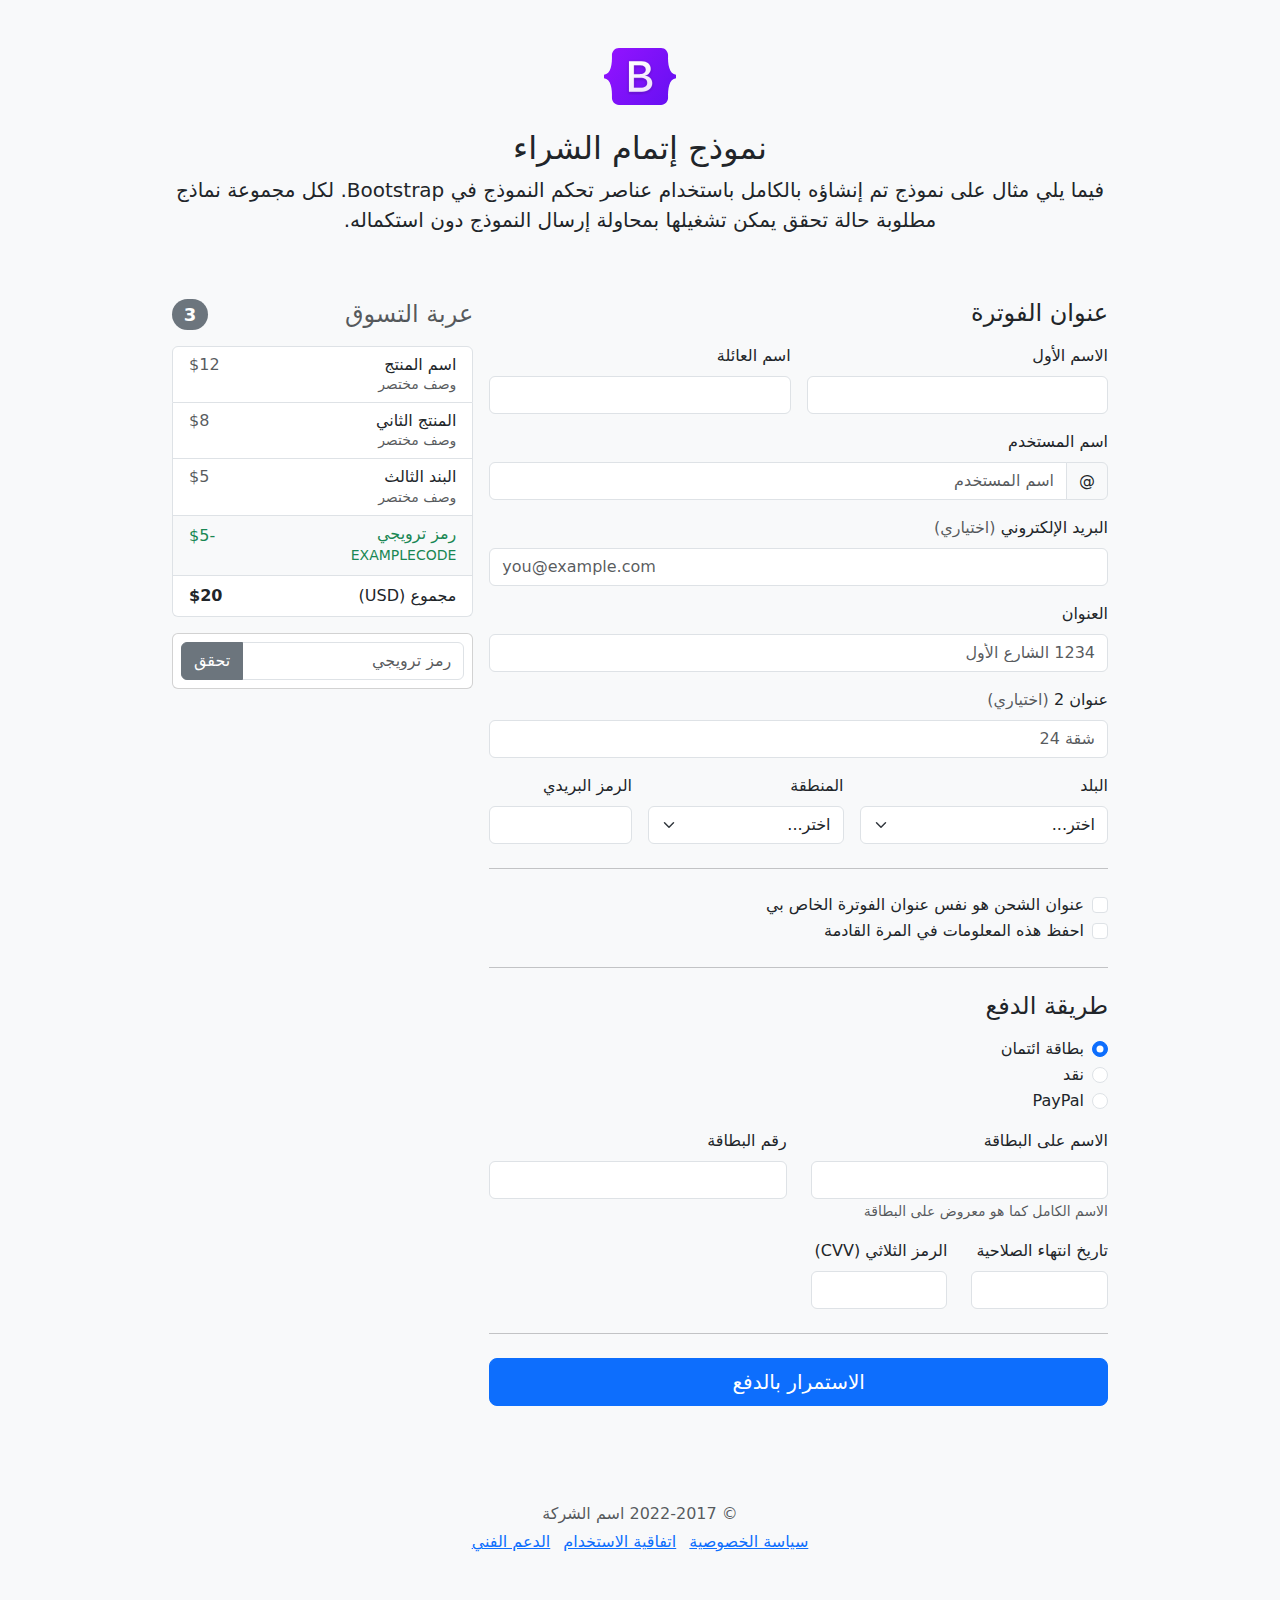
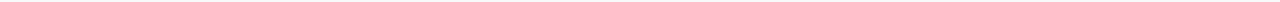
<file: Lib/bootstrap-5.3.0-alpha1/checkout-rtl/index.html>
<!doctype html>
<html lang="ar" dir="rtl">
  <head>
    <meta charset="utf-8">
    <meta name="viewport" content="width=device-width, initial-scale=1">
    <meta name="description" content="">
    <meta name="author" content="Mark Otto, Jacob Thornton, and Bootstrap contributors">
    <meta name="generator" content="Hugo 0.108.0">
    <title>مثال إتمام الشراء · Bootstrap v5.3</title>

    <link rel="canonical" href="https://getbootstrap.com/docs/5.3/examples/checkout-rtl/">

    

    

<link href="../assets/dist/css/bootstrap.rtl.min.css" rel="stylesheet">

    <style>
      .bd-placeholder-img {
        font-size: 1.125rem;
        text-anchor: middle;
        -webkit-user-select: none;
        -moz-user-select: none;
        user-select: none;
      }

      @media (min-width: 768px) {
        .bd-placeholder-img-lg {
          font-size: 3.5rem;
        }
      }

      .b-example-divider {
        height: 3rem;
        background-color: rgba(0, 0, 0, .1);
        border: solid rgba(0, 0, 0, .15);
        border-width: 1px 0;
        box-shadow: inset 0 .5em 1.5em rgba(0, 0, 0, .1), inset 0 .125em .5em rgba(0, 0, 0, .15);
      }

      .b-example-vr {
        flex-shrink: 0;
        width: 1.5rem;
        height: 100vh;
      }

      .bi {
        vertical-align: -.125em;
        fill: currentColor;
      }

      .nav-scroller {
        position: relative;
        z-index: 2;
        height: 2.75rem;
        overflow-y: hidden;
      }

      .nav-scroller .nav {
        display: flex;
        flex-wrap: nowrap;
        padding-bottom: 1rem;
        margin-top: -1px;
        overflow-x: auto;
        text-align: center;
        white-space: nowrap;
        -webkit-overflow-scrolling: touch;
      }
    </style>

    
    <!-- Custom styles for this template -->
    <link href="../checkout/checkout.css" rel="stylesheet">
  </head>
  <body class="bg-light">
    
<div class="container">
  <main>
    <div class="py-5 text-center">
      <img class="d-block mx-auto mb-4" src="../assets/brand/bootstrap-logo.svg" alt="" width="72" height="57">
      <h2>نموذج إتمام الشراء</h2>
      <p class="lead">فيما يلي مثال على نموذج تم إنشاؤه بالكامل باستخدام عناصر تحكم النموذج في Bootstrap. لكل مجموعة نماذج مطلوبة حالة تحقق يمكن تشغيلها بمحاولة إرسال النموذج دون استكماله.</p>
    </div>

    <div class="row g-3">
      <div class="col-md-5 col-lg-4 order-md-last">
        <h4 class="d-flex justify-content-between align-items-center mb-3">
          <span class="text-muted">عربة التسوق</span>
          <span class="badge bg-secondary rounded-pill">3</span>
        </h4>
        <ul class="list-group mb-3">
          <li class="list-group-item d-flex justify-content-between lh-sm">
            <div>
              <h6 class="my-0">اسم المنتج</h6>
              <small class="text-muted">وصف مختصر</small>
            </div>
            <span class="text-muted">$12</span>
          </li>
          <li class="list-group-item d-flex justify-content-between lh-sm">
            <div>
              <h6 class="my-0">المنتج الثاني</h6>
              <small class="text-muted">وصف مختصر</small>
            </div>
            <span class="text-muted">$8</span>
          </li>
          <li class="list-group-item d-flex justify-content-between lh-sm">
            <div>
              <h6 class="my-0">البند الثالث</h6>
              <small class="text-muted">وصف مختصر</small>
            </div>
            <span class="text-muted">$5</span>
          </li>
          <li class="list-group-item d-flex justify-content-between bg-light">
            <div class="text-success">
              <h6 class="my-0">رمز ترويجي</h6>
              <small>EXAMPLECODE</small>
            </div>
            <span class="text-success">-$5</span>
          </li>
          <li class="list-group-item d-flex justify-content-between">
            <span>مجموع (USD)</span>
            <strong>$20</strong>
          </li>
        </ul>

        <form class="card p-2">
          <div class="input-group">
            <input type="text" class="form-control" placeholder="رمز ترويجي">
            <button type="submit" class="btn btn-secondary">تحقق</button>
          </div>
        </form>
      </div>
      <div class="col-md-7 col-lg-8">
        <h4 class="mb-3">عنوان الفوترة</h4>
        <form class="needs-validation" novalidate>
          <div class="row g-3">
            <div class="col-sm-6">
              <label for="firstName" class="form-label">الاسم الأول</label>
              <input type="text" class="form-control" id="firstName" placeholder="" value="" required>
              <div class="invalid-feedback">
                يرجى إدخال اسم أول صحيح.
              </div>
            </div>

            <div class="col-sm-6">
              <label for="lastName" class="form-label">اسم العائلة</label>
              <input type="text" class="form-control" id="lastName" placeholder="" value="" required>
              <div class="invalid-feedback">
                يرجى إدخال اسم عائلة صحيح.
              </div>
            </div>

            <div class="col-12">
              <label for="username" class="form-label">اسم المستخدم</label>
              <div class="input-group has-validation">
                <span class="input-group-text">@</span>
                <input type="text" class="form-control" id="username" placeholder="اسم المستخدم" required>
              <div class="invalid-feedback">
                اسم المستخدم الخاص بك مطلوب.
                </div>
              </div>
            </div>

            <div class="col-12">
              <label for="email" class="form-label">البريد الإلكتروني <span class="text-muted">(اختياري)</span></label>
              <input type="email" class="form-control" id="email" placeholder="you@example.com">
              <div class="invalid-feedback">
                يرجى إدخال عنوان بريد إلكتروني صحيح لتصلكم تحديثات الشحن.
              </div>
            </div>

            <div class="col-12">
              <label for="address" class="form-label">العنوان</label>
              <input type="text" class="form-control" id="address" placeholder="1234 الشارع الأول" required>
              <div class="invalid-feedback">
                يرجى إدخال عنوان الشحن الخاص بك.
              </div>
            </div>

            <div class="col-12">
              <label for="address2" class="form-label">عنوان 2 <span class="text-muted">(اختياري)</span></label>
              <input type="text" class="form-control" id="address2" placeholder="شقة 24">
            </div>

            <div class="col-md-5">
              <label for="country" class="form-label">البلد</label>
              <select class="form-select" id="country" required>
                <option value="">اختر...</option>
                <option>الولايات المتحدة الأمريكية</option>
              </select>
              <div class="invalid-feedback">
                يرجى اختيار بلد صحيح.
              </div>
            </div>

            <div class="col-md-4">
              <label for="state" class="form-label">المنطقة</label>
              <select class="form-select" id="state" required>
                <option value="">اختر...</option>
                <option>كاليفورنيا</option>
              </select>
              <div class="invalid-feedback">
                يرجى اختيار اسم منطقة صحيح.
              </div>
            </div>

            <div class="col-md-3">
              <label for="zip" class="form-label">الرمز البريدي</label>
              <input type="text" class="form-control" id="zip" placeholder="" required>
              <div class="invalid-feedback">
                الرمز البريدي مطلوب.
              </div>
            </div>
          </div>

          <hr class="my-4">

          <div class="form-check">
            <input type="checkbox" class="form-check-input" id="same-address">
            <label class="form-check-label" for="same-address">عنوان الشحن هو نفس عنوان الفوترة الخاص بي</label>
          </div>

          <div class="form-check">
            <input type="checkbox" class="form-check-input" id="save-info">
            <label class="form-check-label" for="save-info">احفظ هذه المعلومات في المرة القادمة</label>
          </div>

          <hr class="my-4">

          <h4 class="mb-3">طريقة الدفع</h4>

          <div class="my-3">
            <div class="form-check">
              <input id="credit" name="paymentMethod" type="radio" class="form-check-input" checked required>
              <label class="form-check-label" for="credit">بطاقة ائتمان</label>
            </div>
            <div class="form-check">
              <input id="cash" name="paymentMethod" type="radio" class="form-check-input" required>
              <label class="form-check-label" for="cash">نقد</label>
            </div>
            <div class="form-check">
              <input id="paypal" name="paymentMethod" type="radio" class="form-check-input" required>
              <label class="form-check-label" for="paypal">PayPal</label>
            </div>
          </div>

          <div class="row gy-3">
            <div class="col-md-6">
              <label for="cc-name" class="form-label">الاسم على البطاقة</label>
              <input type="text" class="form-control" id="cc-name" placeholder="" required>
              <small class="text-muted">الاسم الكامل كما هو معروض على البطاقة</small>
              <div class="invalid-feedback">
                الاسم على البطاقة مطلوب
              </div>
            </div>

            <div class="col-md-6">
              <label for="cc-number" class="form-label">رقم البطاقة</label>
              <input type="text" class="form-control" id="cc-number" placeholder="" required>
              <div class="invalid-feedback">
                رقم بطاقة الائتمان مطلوب
              </div>
            </div>

            <div class="col-md-3">
              <label for="cc-expiration" class="form-label">تاريخ انتهاء الصلاحية</label>
              <input type="text" class="form-control" id="cc-expiration" placeholder="" required>
              <div class="invalid-feedback">
                تاريخ انتهاء الصلاحية مطلوب
              </div>
            </div>

            <div class="col-md-3">
              <label for="cc-cvv" class="form-label">الرمز الثلاثي (CVV)</label>
              <input type="text" class="form-control" id="cc-cvv" placeholder="" required>
              <div class="invalid-feedback">
                رمز الحماية مطلوب
              </div>
            </div>
          </div>

          <hr class="my-4">

          <button class="w-100 btn btn-primary btn-lg" type="submit">الاستمرار بالدفع</button>
        </form>
      </div>
    </div>
  </main>
  <footer class="my-5 pt-5 text-muted text-center text-small">
    <p class="mb-1">&copy; 2022-2017 اسم الشركة</p>
    <ul class="list-inline">
      <li class="list-inline-item"><a href="#">سياسة الخصوصية</a></li>
      <li class="list-inline-item"><a href="#">اتفاقية الاستخدام</a></li>
      <li class="list-inline-item"><a href="#">الدعم الفني</a></li>
    </ul>
  </footer>
</div>


    <script src="../assets/dist/js/bootstrap.bundle.min.js"></script>

      <script src="../checkout/checkout.js"></script>
  </body>
</html>
</file>
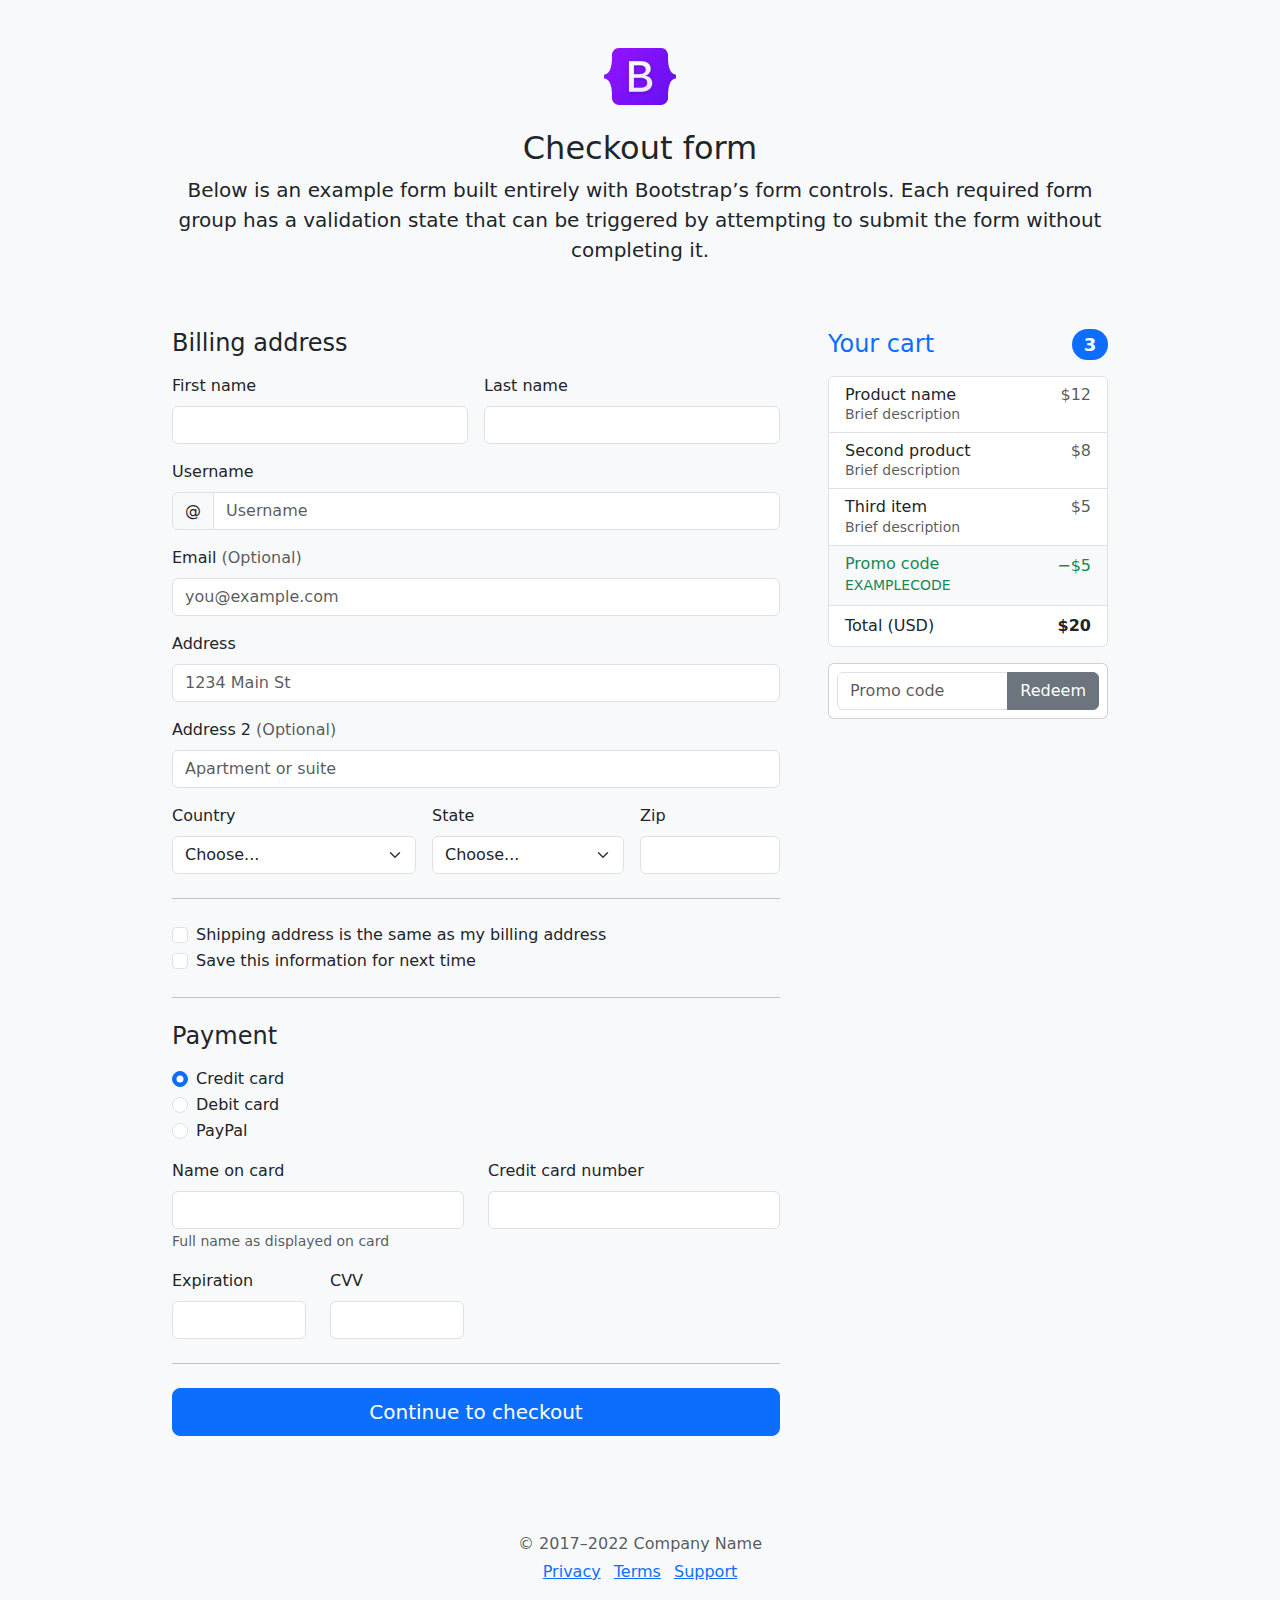
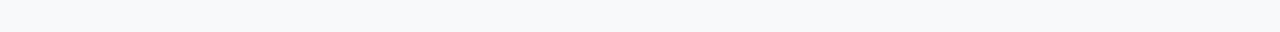
<file: Lib/bootstrap-5.3.0-alpha1/checkout/index.html>
<!doctype html>
<html lang="en">
  <head>
    <meta charset="utf-8">
    <meta name="viewport" content="width=device-width, initial-scale=1">
    <meta name="description" content="">
    <meta name="author" content="Mark Otto, Jacob Thornton, and Bootstrap contributors">
    <meta name="generator" content="Hugo 0.108.0">
    <title>Checkout example · Bootstrap v5.3</title>

    <link rel="canonical" href="https://getbootstrap.com/docs/5.3/examples/checkout/">

    

    

<link href="../assets/dist/css/bootstrap.min.css" rel="stylesheet">

    <style>
      .bd-placeholder-img {
        font-size: 1.125rem;
        text-anchor: middle;
        -webkit-user-select: none;
        -moz-user-select: none;
        user-select: none;
      }

      @media (min-width: 768px) {
        .bd-placeholder-img-lg {
          font-size: 3.5rem;
        }
      }

      .b-example-divider {
        height: 3rem;
        background-color: rgba(0, 0, 0, .1);
        border: solid rgba(0, 0, 0, .15);
        border-width: 1px 0;
        box-shadow: inset 0 .5em 1.5em rgba(0, 0, 0, .1), inset 0 .125em .5em rgba(0, 0, 0, .15);
      }

      .b-example-vr {
        flex-shrink: 0;
        width: 1.5rem;
        height: 100vh;
      }

      .bi {
        vertical-align: -.125em;
        fill: currentColor;
      }

      .nav-scroller {
        position: relative;
        z-index: 2;
        height: 2.75rem;
        overflow-y: hidden;
      }

      .nav-scroller .nav {
        display: flex;
        flex-wrap: nowrap;
        padding-bottom: 1rem;
        margin-top: -1px;
        overflow-x: auto;
        text-align: center;
        white-space: nowrap;
        -webkit-overflow-scrolling: touch;
      }
    </style>

    
    <!-- Custom styles for this template -->
    <link href="checkout.css" rel="stylesheet">
  </head>
  <body class="bg-light">
    
<div class="container">
  <main>
    <div class="py-5 text-center">
      <img class="d-block mx-auto mb-4" src="../assets/brand/bootstrap-logo.svg" alt="" width="72" height="57">
      <h2>Checkout form</h2>
      <p class="lead">Below is an example form built entirely with Bootstrap’s form controls. Each required form group has a validation state that can be triggered by attempting to submit the form without completing it.</p>
    </div>

    <div class="row g-5">
      <div class="col-md-5 col-lg-4 order-md-last">
        <h4 class="d-flex justify-content-between align-items-center mb-3">
          <span class="text-primary">Your cart</span>
          <span class="badge bg-primary rounded-pill">3</span>
        </h4>
        <ul class="list-group mb-3">
          <li class="list-group-item d-flex justify-content-between lh-sm">
            <div>
              <h6 class="my-0">Product name</h6>
              <small class="text-muted">Brief description</small>
            </div>
            <span class="text-muted">$12</span>
          </li>
          <li class="list-group-item d-flex justify-content-between lh-sm">
            <div>
              <h6 class="my-0">Second product</h6>
              <small class="text-muted">Brief description</small>
            </div>
            <span class="text-muted">$8</span>
          </li>
          <li class="list-group-item d-flex justify-content-between lh-sm">
            <div>
              <h6 class="my-0">Third item</h6>
              <small class="text-muted">Brief description</small>
            </div>
            <span class="text-muted">$5</span>
          </li>
          <li class="list-group-item d-flex justify-content-between bg-light">
            <div class="text-success">
              <h6 class="my-0">Promo code</h6>
              <small>EXAMPLECODE</small>
            </div>
            <span class="text-success">−$5</span>
          </li>
          <li class="list-group-item d-flex justify-content-between">
            <span>Total (USD)</span>
            <strong>$20</strong>
          </li>
        </ul>

        <form class="card p-2">
          <div class="input-group">
            <input type="text" class="form-control" placeholder="Promo code">
            <button type="submit" class="btn btn-secondary">Redeem</button>
          </div>
        </form>
      </div>
      <div class="col-md-7 col-lg-8">
        <h4 class="mb-3">Billing address</h4>
        <form class="needs-validation" novalidate>
          <div class="row g-3">
            <div class="col-sm-6">
              <label for="firstName" class="form-label">First name</label>
              <input type="text" class="form-control" id="firstName" placeholder="" value="" required>
              <div class="invalid-feedback">
                Valid first name is required.
              </div>
            </div>

            <div class="col-sm-6">
              <label for="lastName" class="form-label">Last name</label>
              <input type="text" class="form-control" id="lastName" placeholder="" value="" required>
              <div class="invalid-feedback">
                Valid last name is required.
              </div>
            </div>

            <div class="col-12">
              <label for="username" class="form-label">Username</label>
              <div class="input-group has-validation">
                <span class="input-group-text">@</span>
                <input type="text" class="form-control" id="username" placeholder="Username" required>
              <div class="invalid-feedback">
                  Your username is required.
                </div>
              </div>
            </div>

            <div class="col-12">
              <label for="email" class="form-label">Email <span class="text-muted">(Optional)</span></label>
              <input type="email" class="form-control" id="email" placeholder="you@example.com">
              <div class="invalid-feedback">
                Please enter a valid email address for shipping updates.
              </div>
            </div>

            <div class="col-12">
              <label for="address" class="form-label">Address</label>
              <input type="text" class="form-control" id="address" placeholder="1234 Main St" required>
              <div class="invalid-feedback">
                Please enter your shipping address.
              </div>
            </div>

            <div class="col-12">
              <label for="address2" class="form-label">Address 2 <span class="text-muted">(Optional)</span></label>
              <input type="text" class="form-control" id="address2" placeholder="Apartment or suite">
            </div>

            <div class="col-md-5">
              <label for="country" class="form-label">Country</label>
              <select class="form-select" id="country" required>
                <option value="">Choose...</option>
                <option>United States</option>
              </select>
              <div class="invalid-feedback">
                Please select a valid country.
              </div>
            </div>

            <div class="col-md-4">
              <label for="state" class="form-label">State</label>
              <select class="form-select" id="state" required>
                <option value="">Choose...</option>
                <option>California</option>
              </select>
              <div class="invalid-feedback">
                Please provide a valid state.
              </div>
            </div>

            <div class="col-md-3">
              <label for="zip" class="form-label">Zip</label>
              <input type="text" class="form-control" id="zip" placeholder="" required>
              <div class="invalid-feedback">
                Zip code required.
              </div>
            </div>
          </div>

          <hr class="my-4">

          <div class="form-check">
            <input type="checkbox" class="form-check-input" id="same-address">
            <label class="form-check-label" for="same-address">Shipping address is the same as my billing address</label>
          </div>

          <div class="form-check">
            <input type="checkbox" class="form-check-input" id="save-info">
            <label class="form-check-label" for="save-info">Save this information for next time</label>
          </div>

          <hr class="my-4">

          <h4 class="mb-3">Payment</h4>

          <div class="my-3">
            <div class="form-check">
              <input id="credit" name="paymentMethod" type="radio" class="form-check-input" checked required>
              <label class="form-check-label" for="credit">Credit card</label>
            </div>
            <div class="form-check">
              <input id="debit" name="paymentMethod" type="radio" class="form-check-input" required>
              <label class="form-check-label" for="debit">Debit card</label>
            </div>
            <div class="form-check">
              <input id="paypal" name="paymentMethod" type="radio" class="form-check-input" required>
              <label class="form-check-label" for="paypal">PayPal</label>
            </div>
          </div>

          <div class="row gy-3">
            <div class="col-md-6">
              <label for="cc-name" class="form-label">Name on card</label>
              <input type="text" class="form-control" id="cc-name" placeholder="" required>
              <small class="text-muted">Full name as displayed on card</small>
              <div class="invalid-feedback">
                Name on card is required
              </div>
            </div>

            <div class="col-md-6">
              <label for="cc-number" class="form-label">Credit card number</label>
              <input type="text" class="form-control" id="cc-number" placeholder="" required>
              <div class="invalid-feedback">
                Credit card number is required
              </div>
            </div>

            <div class="col-md-3">
              <label for="cc-expiration" class="form-label">Expiration</label>
              <input type="text" class="form-control" id="cc-expiration" placeholder="" required>
              <div class="invalid-feedback">
                Expiration date required
              </div>
            </div>

            <div class="col-md-3">
              <label for="cc-cvv" class="form-label">CVV</label>
              <input type="text" class="form-control" id="cc-cvv" placeholder="" required>
              <div class="invalid-feedback">
                Security code required
              </div>
            </div>
          </div>

          <hr class="my-4">

          <button class="w-100 btn btn-primary btn-lg" type="submit">Continue to checkout</button>
        </form>
      </div>
    </div>
  </main>

  <footer class="my-5 pt-5 text-muted text-center text-small">
    <p class="mb-1">&copy; 2017–2022 Company Name</p>
    <ul class="list-inline">
      <li class="list-inline-item"><a href="#">Privacy</a></li>
      <li class="list-inline-item"><a href="#">Terms</a></li>
      <li class="list-inline-item"><a href="#">Support</a></li>
    </ul>
  </footer>
</div>


    <script src="../assets/dist/js/bootstrap.bundle.min.js"></script>

      <script src="checkout.js"></script>
  </body>
</html>
</file>
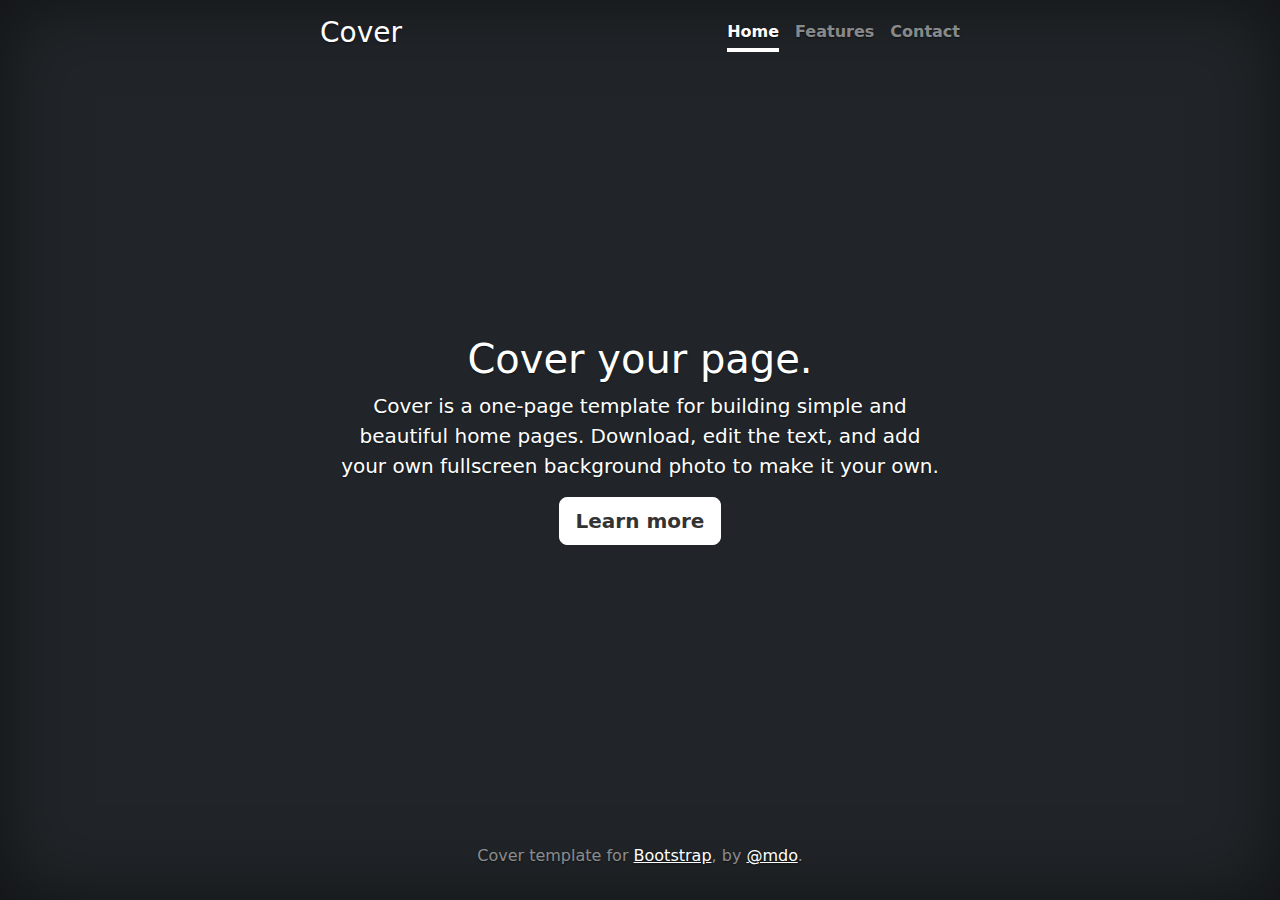
<file: Lib/bootstrap-5.3.0-alpha1/cover/index.html>
<!doctype html>
<html lang="en" class="h-100">
  <head>
    <meta charset="utf-8">
    <meta name="viewport" content="width=device-width, initial-scale=1">
    <meta name="description" content="">
    <meta name="author" content="Mark Otto, Jacob Thornton, and Bootstrap contributors">
    <meta name="generator" content="Hugo 0.108.0">
    <title>Cover Template · Bootstrap v5.3</title>

    <link rel="canonical" href="https://getbootstrap.com/docs/5.3/examples/cover/">

    

    

<link href="../assets/dist/css/bootstrap.min.css" rel="stylesheet">

    <style>
      .bd-placeholder-img {
        font-size: 1.125rem;
        text-anchor: middle;
        -webkit-user-select: none;
        -moz-user-select: none;
        user-select: none;
      }

      @media (min-width: 768px) {
        .bd-placeholder-img-lg {
          font-size: 3.5rem;
        }
      }

      .b-example-divider {
        height: 3rem;
        background-color: rgba(0, 0, 0, .1);
        border: solid rgba(0, 0, 0, .15);
        border-width: 1px 0;
        box-shadow: inset 0 .5em 1.5em rgba(0, 0, 0, .1), inset 0 .125em .5em rgba(0, 0, 0, .15);
      }

      .b-example-vr {
        flex-shrink: 0;
        width: 1.5rem;
        height: 100vh;
      }

      .bi {
        vertical-align: -.125em;
        fill: currentColor;
      }

      .nav-scroller {
        position: relative;
        z-index: 2;
        height: 2.75rem;
        overflow-y: hidden;
      }

      .nav-scroller .nav {
        display: flex;
        flex-wrap: nowrap;
        padding-bottom: 1rem;
        margin-top: -1px;
        overflow-x: auto;
        text-align: center;
        white-space: nowrap;
        -webkit-overflow-scrolling: touch;
      }
    </style>

    
    <!-- Custom styles for this template -->
    <link href="cover.css" rel="stylesheet">
  </head>
  <body class="d-flex h-100 text-center text-bg-dark">
    
<div class="cover-container d-flex w-100 h-100 p-3 mx-auto flex-column">
  <header class="mb-auto">
    <div>
      <h3 class="float-md-start mb-0">Cover</h3>
      <nav class="nav nav-masthead justify-content-center float-md-end">
        <a class="nav-link fw-bold py-1 px-0 active" aria-current="page" href="#">Home</a>
        <a class="nav-link fw-bold py-1 px-0" href="#">Features</a>
        <a class="nav-link fw-bold py-1 px-0" href="#">Contact</a>
      </nav>
    </div>
  </header>

  <main class="px-3">
    <h1>Cover your page.</h1>
    <p class="lead">Cover is a one-page template for building simple and beautiful home pages. Download, edit the text, and add your own fullscreen background photo to make it your own.</p>
    <p class="lead">
      <a href="#" class="btn btn-lg btn-light fw-bold border-white bg-white">Learn more</a>
    </p>
  </main>

  <footer class="mt-auto text-white-50">
    <p>Cover template for <a href="https://getbootstrap.com/" class="text-white">Bootstrap</a>, by <a href="https://twitter.com/mdo" class="text-white">@mdo</a>.</p>
  </footer>
</div>


    
  </body>
</html>
</file>
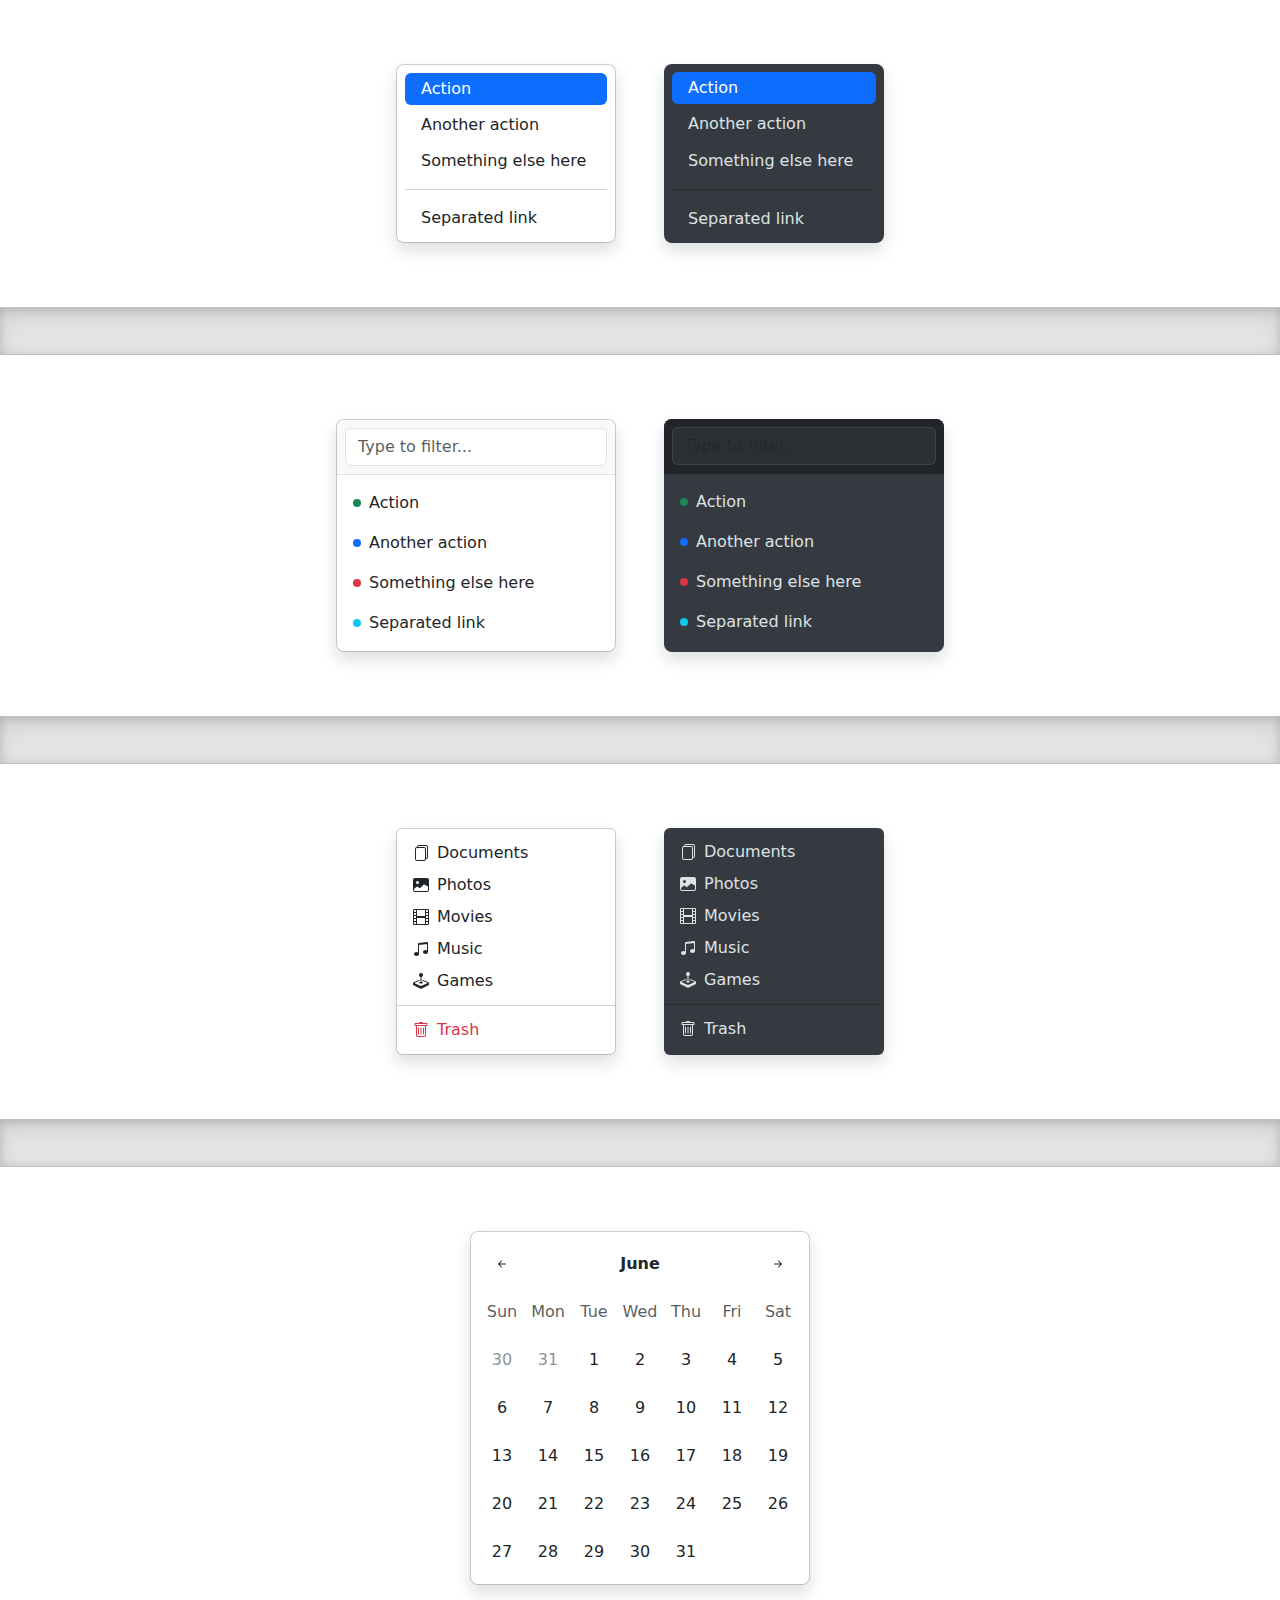
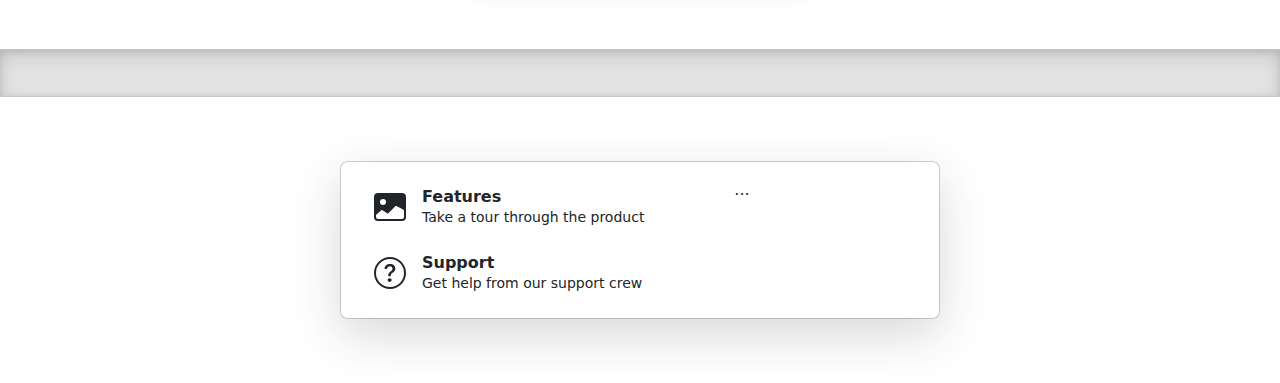
<file: Lib/bootstrap-5.3.0-alpha1/dropdowns/index.html>
<!doctype html>
<html lang="en">
  <head>
    <meta charset="utf-8">
    <meta name="viewport" content="width=device-width, initial-scale=1">
    <meta name="description" content="">
    <meta name="author" content="Mark Otto, Jacob Thornton, and Bootstrap contributors">
    <meta name="generator" content="Hugo 0.108.0">
    <title>Dropdowns · Bootstrap v5.3</title>

    <link rel="canonical" href="https://getbootstrap.com/docs/5.3/examples/dropdowns/">

    

    

<link href="../assets/dist/css/bootstrap.min.css" rel="stylesheet">

    <style>
      .bd-placeholder-img {
        font-size: 1.125rem;
        text-anchor: middle;
        -webkit-user-select: none;
        -moz-user-select: none;
        user-select: none;
      }

      @media (min-width: 768px) {
        .bd-placeholder-img-lg {
          font-size: 3.5rem;
        }
      }

      .b-example-divider {
        height: 3rem;
        background-color: rgba(0, 0, 0, .1);
        border: solid rgba(0, 0, 0, .15);
        border-width: 1px 0;
        box-shadow: inset 0 .5em 1.5em rgba(0, 0, 0, .1), inset 0 .125em .5em rgba(0, 0, 0, .15);
      }

      .b-example-vr {
        flex-shrink: 0;
        width: 1.5rem;
        height: 100vh;
      }

      .bi {
        vertical-align: -.125em;
        fill: currentColor;
      }

      .nav-scroller {
        position: relative;
        z-index: 2;
        height: 2.75rem;
        overflow-y: hidden;
      }

      .nav-scroller .nav {
        display: flex;
        flex-wrap: nowrap;
        padding-bottom: 1rem;
        margin-top: -1px;
        overflow-x: auto;
        text-align: center;
        white-space: nowrap;
        -webkit-overflow-scrolling: touch;
      }
    </style>

    
    <!-- Custom styles for this template -->
    <link href="dropdowns.css" rel="stylesheet">
  </head>
  <body>
    
<svg xmlns="http://www.w3.org/2000/svg" style="display: none;">
  <symbol id="bootstrap" viewBox="0 0 118 94">
    <title>Bootstrap</title>
    <path fill-rule="evenodd" clip-rule="evenodd" d="M24.509 0c-6.733 0-11.715 5.893-11.492 12.284.214 6.14-.064 14.092-2.066 20.577C8.943 39.365 5.547 43.485 0 44.014v5.972c5.547.529 8.943 4.649 10.951 11.153 2.002 6.485 2.28 14.437 2.066 20.577C12.794 88.106 17.776 94 24.51 94H93.5c6.733 0 11.714-5.893 11.491-12.284-.214-6.14.064-14.092 2.066-20.577 2.009-6.504 5.396-10.624 10.943-11.153v-5.972c-5.547-.529-8.934-4.649-10.943-11.153-2.002-6.484-2.28-14.437-2.066-20.577C105.214 5.894 100.233 0 93.5 0H24.508zM80 57.863C80 66.663 73.436 72 62.543 72H44a2 2 0 01-2-2V24a2 2 0 012-2h18.437c9.083 0 15.044 4.92 15.044 12.474 0 5.302-4.01 10.049-9.119 10.88v.277C75.317 46.394 80 51.21 80 57.863zM60.521 28.34H49.948v14.934h8.905c6.884 0 10.68-2.772 10.68-7.727 0-4.643-3.264-7.207-9.012-7.207zM49.948 49.2v16.458H60.91c7.167 0 10.964-2.876 10.964-8.281 0-5.406-3.903-8.178-11.425-8.178H49.948z"></path>
  </symbol>

  <symbol id="exclamation-triangle-fill" viewBox="0 0 16 16">
    <path d="M8.982 1.566a1.13 1.13 0 0 0-1.96 0L.165 13.233c-.457.778.091 1.767.98 1.767h13.713c.889 0 1.438-.99.98-1.767L8.982 1.566zM8 5c.535 0 .954.462.9.995l-.35 3.507a.552.552 0 0 1-1.1 0L7.1 5.995A.905.905 0 0 1 8 5zm.002 6a1 1 0 1 1 0 2 1 1 0 0 1 0-2z"/>
  </symbol>

  <symbol id="check2" viewBox="0 0 16 16">
    <path d="M13.854 3.646a.5.5 0 0 1 0 .708l-7 7a.5.5 0 0 1-.708 0l-3.5-3.5a.5.5 0 1 1 .708-.708L6.5 10.293l6.646-6.647a.5.5 0 0 1 .708 0z"/>
  </symbol>

  <symbol id="check2-circle" viewBox="0 0 16 16">
    <path d="M2.5 8a5.5 5.5 0 0 1 8.25-4.764.5.5 0 0 0 .5-.866A6.5 6.5 0 1 0 14.5 8a.5.5 0 0 0-1 0 5.5 5.5 0 1 1-11 0z"/>
    <path d="M15.354 3.354a.5.5 0 0 0-.708-.708L8 9.293 5.354 6.646a.5.5 0 1 0-.708.708l3 3a.5.5 0 0 0 .708 0l7-7z"/>
  </symbol>

  <symbol id="bookmark-star" viewBox="0 0 16 16">
    <path d="M7.84 4.1a.178.178 0 0 1 .32 0l.634 1.285a.178.178 0 0 0 .134.098l1.42.206c.145.021.204.2.098.303L9.42 6.993a.178.178 0 0 0-.051.158l.242 1.414a.178.178 0 0 1-.258.187l-1.27-.668a.178.178 0 0 0-.165 0l-1.27.668a.178.178 0 0 1-.257-.187l.242-1.414a.178.178 0 0 0-.05-.158l-1.03-1.001a.178.178 0 0 1 .098-.303l1.42-.206a.178.178 0 0 0 .134-.098L7.84 4.1z"/>
    <path d="M2 2a2 2 0 0 1 2-2h8a2 2 0 0 1 2 2v13.5a.5.5 0 0 1-.777.416L8 13.101l-5.223 2.815A.5.5 0 0 1 2 15.5V2zm2-1a1 1 0 0 0-1 1v12.566l4.723-2.482a.5.5 0 0 1 .554 0L13 14.566V2a1 1 0 0 0-1-1H4z"/>
  </symbol>

  <symbol id="grid-fill" viewBox="0 0 16 16">
    <path d="M1 2.5A1.5 1.5 0 0 1 2.5 1h3A1.5 1.5 0 0 1 7 2.5v3A1.5 1.5 0 0 1 5.5 7h-3A1.5 1.5 0 0 1 1 5.5v-3zm8 0A1.5 1.5 0 0 1 10.5 1h3A1.5 1.5 0 0 1 15 2.5v3A1.5 1.5 0 0 1 13.5 7h-3A1.5 1.5 0 0 1 9 5.5v-3zm-8 8A1.5 1.5 0 0 1 2.5 9h3A1.5 1.5 0 0 1 7 10.5v3A1.5 1.5 0 0 1 5.5 15h-3A1.5 1.5 0 0 1 1 13.5v-3zm8 0A1.5 1.5 0 0 1 10.5 9h3a1.5 1.5 0 0 1 1.5 1.5v3a1.5 1.5 0 0 1-1.5 1.5h-3A1.5 1.5 0 0 1 9 13.5v-3z"/>
  </symbol>

  <symbol id="stars" viewBox="0 0 16 16">
    <path d="M7.657 6.247c.11-.33.576-.33.686 0l.645 1.937a2.89 2.89 0 0 0 1.829 1.828l1.936.645c.33.11.33.576 0 .686l-1.937.645a2.89 2.89 0 0 0-1.828 1.829l-.645 1.936a.361.361 0 0 1-.686 0l-.645-1.937a2.89 2.89 0 0 0-1.828-1.828l-1.937-.645a.361.361 0 0 1 0-.686l1.937-.645a2.89 2.89 0 0 0 1.828-1.828l.645-1.937zM3.794 1.148a.217.217 0 0 1 .412 0l.387 1.162c.173.518.579.924 1.097 1.097l1.162.387a.217.217 0 0 1 0 .412l-1.162.387A1.734 1.734 0 0 0 4.593 5.69l-.387 1.162a.217.217 0 0 1-.412 0L3.407 5.69A1.734 1.734 0 0 0 2.31 4.593l-1.162-.387a.217.217 0 0 1 0-.412l1.162-.387A1.734 1.734 0 0 0 3.407 2.31l.387-1.162zM10.863.099a.145.145 0 0 1 .274 0l.258.774c.115.346.386.617.732.732l.774.258a.145.145 0 0 1 0 .274l-.774.258a1.156 1.156 0 0 0-.732.732l-.258.774a.145.145 0 0 1-.274 0l-.258-.774a1.156 1.156 0 0 0-.732-.732L9.1 2.137a.145.145 0 0 1 0-.274l.774-.258c.346-.115.617-.386.732-.732L10.863.1z"/>
  </symbol>

  <symbol id="film" viewBox="0 0 16 16">
    <path d="M0 1a1 1 0 0 1 1-1h14a1 1 0 0 1 1 1v14a1 1 0 0 1-1 1H1a1 1 0 0 1-1-1V1zm4 0v6h8V1H4zm8 8H4v6h8V9zM1 1v2h2V1H1zm2 3H1v2h2V4zM1 7v2h2V7H1zm2 3H1v2h2v-2zm-2 3v2h2v-2H1zM15 1h-2v2h2V1zm-2 3v2h2V4h-2zm2 3h-2v2h2V7zm-2 3v2h2v-2h-2zm2 3h-2v2h2v-2z"/>
  </symbol>

  <symbol id="joystick" viewBox="0 0 16 16">
    <path d="M10 2a2 2 0 0 1-1.5 1.937v5.087c.863.083 1.5.377 1.5.726 0 .414-.895.75-2 .75s-2-.336-2-.75c0-.35.637-.643 1.5-.726V3.937A2 2 0 1 1 10 2z"/>
    <path d="M0 9.665v1.717a1 1 0 0 0 .553.894l6.553 3.277a2 2 0 0 0 1.788 0l6.553-3.277a1 1 0 0 0 .553-.894V9.665c0-.1-.06-.19-.152-.23L9.5 6.715v.993l5.227 2.178a.125.125 0 0 1 .001.23l-5.94 2.546a2 2 0 0 1-1.576 0l-5.94-2.546a.125.125 0 0 1 .001-.23L6.5 7.708l-.013-.988L.152 9.435a.25.25 0 0 0-.152.23z"/>
  </symbol>

  <symbol id="music-note-beamed" viewBox="0 0 16 16">
    <path d="M6 13c0 1.105-1.12 2-2.5 2S1 14.105 1 13c0-1.104 1.12-2 2.5-2s2.5.896 2.5 2zm9-2c0 1.105-1.12 2-2.5 2s-2.5-.895-2.5-2 1.12-2 2.5-2 2.5.895 2.5 2z"/>
    <path fill-rule="evenodd" d="M14 11V2h1v9h-1zM6 3v10H5V3h1z"/>
    <path d="M5 2.905a1 1 0 0 1 .9-.995l8-.8a1 1 0 0 1 1.1.995V3L5 4V2.905z"/>
  </symbol>

  <symbol id="files" viewBox="0 0 16 16">
    <path d="M13 0H6a2 2 0 0 0-2 2 2 2 0 0 0-2 2v10a2 2 0 0 0 2 2h7a2 2 0 0 0 2-2 2 2 0 0 0 2-2V2a2 2 0 0 0-2-2zm0 13V4a2 2 0 0 0-2-2H5a1 1 0 0 1 1-1h7a1 1 0 0 1 1 1v10a1 1 0 0 1-1 1zM3 4a1 1 0 0 1 1-1h7a1 1 0 0 1 1 1v10a1 1 0 0 1-1 1H4a1 1 0 0 1-1-1V4z"/>
  </symbol>

  <symbol id="image-fill" viewBox="0 0 16 16">
    <path d="M.002 3a2 2 0 0 1 2-2h12a2 2 0 0 1 2 2v10a2 2 0 0 1-2 2h-12a2 2 0 0 1-2-2V3zm1 9v1a1 1 0 0 0 1 1h12a1 1 0 0 0 1-1V9.5l-3.777-1.947a.5.5 0 0 0-.577.093l-3.71 3.71-2.66-1.772a.5.5 0 0 0-.63.062L1.002 12zm5-6.5a1.5 1.5 0 1 0-3 0 1.5 1.5 0 0 0 3 0z"/>
  </symbol>

  <symbol id="trash" viewBox="0 0 16 16">
    <path d="M5.5 5.5A.5.5 0 0 1 6 6v6a.5.5 0 0 1-1 0V6a.5.5 0 0 1 .5-.5zm2.5 0a.5.5 0 0 1 .5.5v6a.5.5 0 0 1-1 0V6a.5.5 0 0 1 .5-.5zm3 .5a.5.5 0 0 0-1 0v6a.5.5 0 0 0 1 0V6z"/>
    <path fill-rule="evenodd" d="M14.5 3a1 1 0 0 1-1 1H13v9a2 2 0 0 1-2 2H5a2 2 0 0 1-2-2V4h-.5a1 1 0 0 1-1-1V2a1 1 0 0 1 1-1H6a1 1 0 0 1 1-1h2a1 1 0 0 1 1 1h3.5a1 1 0 0 1 1 1v1zM4.118 4 4 4.059V13a1 1 0 0 0 1 1h6a1 1 0 0 0 1-1V4.059L11.882 4H4.118zM2.5 3V2h11v1h-11z"/>
  </symbol>

  <symbol id="question-circle" viewBox="0 0 16 16">
    <path d="M8 15A7 7 0 1 1 8 1a7 7 0 0 1 0 14zm0 1A8 8 0 1 0 8 0a8 8 0 0 0 0 16z"/>
    <path d="M5.255 5.786a.237.237 0 0 0 .241.247h.825c.138 0 .248-.113.266-.25.09-.656.54-1.134 1.342-1.134.686 0 1.314.343 1.314 1.168 0 .635-.374.927-.965 1.371-.673.489-1.206 1.06-1.168 1.987l.003.217a.25.25 0 0 0 .25.246h.811a.25.25 0 0 0 .25-.25v-.105c0-.718.273-.927 1.01-1.486.609-.463 1.244-.977 1.244-2.056 0-1.511-1.276-2.241-2.673-2.241-1.267 0-2.655.59-2.75 2.286zm1.557 5.763c0 .533.425.927 1.01.927.609 0 1.028-.394 1.028-.927 0-.552-.42-.94-1.029-.94-.584 0-1.009.388-1.009.94z"/>
  </symbol>

  <symbol id="arrow-left-short" viewBox="0 0 16 16">
    <path fill-rule="evenodd" d="M12 8a.5.5 0 0 1-.5.5H5.707l2.147 2.146a.5.5 0 0 1-.708.708l-3-3a.5.5 0 0 1 0-.708l3-3a.5.5 0 1 1 .708.708L5.707 7.5H11.5a.5.5 0 0 1 .5.5z"/>
  </symbol>

  <symbol id="arrow-right-short" viewBox="0 0 16 16">
    <path fill-rule="evenodd" d="M4 8a.5.5 0 0 1 .5-.5h5.793L8.146 5.354a.5.5 0 1 1 .708-.708l3 3a.5.5 0 0 1 0 .708l-3 3a.5.5 0 0 1-.708-.708L10.293 8.5H4.5A.5.5 0 0 1 4 8z"/>
  </symbol>
</svg>

<div class="d-flex gap-5 justify-content-center">
  <ul class="dropdown-menu position-static d-grid gap-1 p-2 rounded-3 mx-0 shadow w-220px">
    <li><a class="dropdown-item rounded-2 active" href="#">Action</a></li>
    <li><a class="dropdown-item rounded-2" href="#">Another action</a></li>
    <li><a class="dropdown-item rounded-2" href="#">Something else here</a></li>
    <li><hr class="dropdown-divider"></li>
    <li><a class="dropdown-item rounded-2" href="#">Separated link</a></li>
  </ul>
  <ul class="dropdown-menu dropdown-menu-dark position-static d-grid gap-1 p-2 rounded-3 mx-0 border-0 shadow w-220px">
    <li><a class="dropdown-item rounded-2 active" href="#">Action</a></li>
    <li><a class="dropdown-item rounded-2" href="#">Another action</a></li>
    <li><a class="dropdown-item rounded-2" href="#">Something else here</a></li>
    <li><hr class="dropdown-divider"></li>
    <li><a class="dropdown-item rounded-2" href="#">Separated link</a></li>
  </ul>
</div>

<div class="b-example-divider"></div>

<div class="d-flex gap-5 justify-content-center">
  <div class="dropdown-menu d-block position-static pt-0 mx-0 rounded-3 shadow overflow-hidden w-280px">
    <form class="p-2 mb-2 bg-light border-bottom">
      <input type="search" class="form-control" autocomplete="false" placeholder="Type to filter...">
    </form>
    <ul class="list-unstyled mb-0">
      <li><a class="dropdown-item d-flex align-items-center gap-2 py-2" href="#">
        <span class="d-inline-block bg-success rounded-circle p-1"></span>
        Action
      </a></li>
      <li><a class="dropdown-item d-flex align-items-center gap-2 py-2" href="#">
        <span class="d-inline-block bg-primary rounded-circle p-1"></span>
        Another action
      </a></li>
      <li><a class="dropdown-item d-flex align-items-center gap-2 py-2" href="#">
        <span class="d-inline-block bg-danger rounded-circle p-1"></span>
        Something else here
      </a></li>
      <li><a class="dropdown-item d-flex align-items-center gap-2 py-2" href="#">
        <span class="d-inline-block bg-info rounded-circle p-1"></span>
        Separated link
      </a></li>
    </ul>
  </div>

  <div class="dropdown-menu dropdown-menu-dark d-block position-static border-0 pt-0 mx-0 rounded-3 shadow overflow-hidden w-280px">
    <form class="p-2 mb-2 bg-dark border-bottom border-dark">
      <input type="search" class="form-control form-control-dark" autocomplete="false" placeholder="Type to filter...">
    </form>
    <ul class="list-unstyled mb-0">
      <li><a class="dropdown-item d-flex align-items-center gap-2 py-2" href="#">
        <span class="d-inline-block bg-success rounded-circle p-1"></span>
        Action
      </a></li>
      <li><a class="dropdown-item d-flex align-items-center gap-2 py-2" href="#">
        <span class="d-inline-block bg-primary rounded-circle p-1"></span>
        Another action
      </a></li>
      <li><a class="dropdown-item d-flex align-items-center gap-2 py-2" href="#">
        <span class="d-inline-block bg-danger rounded-circle p-1"></span>
        Something else here
      </a></li>
      <li><a class="dropdown-item d-flex align-items-center gap-2 py-2" href="#">
        <span class="d-inline-block bg-info rounded-circle p-1"></span>
        Separated link
      </a></li>
    </ul>
  </div>
</div>

<div class="b-example-divider"></div>

<div class="d-flex gap-5 justify-content-center">
  <ul class="dropdown-menu d-block position-static mx-0 shadow w-220px">
    <li>
      <a class="dropdown-item d-flex gap-2 align-items-center" href="#">
        <svg class="bi" width="16" height="16"><use xlink:href="#files"/></svg>
        Documents
      </a>
    </li>
    <li>
      <a class="dropdown-item d-flex gap-2 align-items-center" href="#">
        <svg class="bi" width="16" height="16"><use xlink:href="#image-fill"/></svg>
        Photos
      </a>
    </li>
    <li>
      <a class="dropdown-item d-flex gap-2 align-items-center" href="#">
        <svg class="bi" width="16" height="16"><use xlink:href="#film"/></svg>
        Movies
      </a>
    </li>
    <li>
      <a class="dropdown-item d-flex gap-2 align-items-center" href="#">
        <svg class="bi" width="16" height="16"><use xlink:href="#music-note-beamed"/></svg>
        Music
      </a>
    </li>
    <li>
      <a class="dropdown-item d-flex gap-2 align-items-center" href="#">
        <svg class="bi" width="16" height="16"><use xlink:href="#joystick"/></svg>
        Games
      </a>
    </li>
    <li><hr class="dropdown-divider"></li>
    <li>
      <a class="dropdown-item dropdown-item-danger d-flex gap-2 align-items-center" href="#">
        <svg class="bi" width="16" height="16"><use xlink:href="#trash"/></svg>
        Trash
      </a>
    </li>
  </ul>
  <ul class="dropdown-menu dropdown-menu-dark d-block position-static mx-0 border-0 shadow w-220px">
    <li>
      <a class="dropdown-item d-flex gap-2 align-items-center" href="#">
        <svg class="bi" width="16" height="16"><use xlink:href="#files"/></svg>
        Documents
      </a>
    </li>
    <li>
      <a class="dropdown-item d-flex gap-2 align-items-center" href="#">
        <svg class="bi" width="16" height="16"><use xlink:href="#image-fill"/></svg>
        Photos
      </a>
    </li>
    <li>
      <a class="dropdown-item d-flex gap-2 align-items-center" href="#">
        <svg class="bi" width="16" height="16"><use xlink:href="#film"/></svg>
        Movies
      </a>
    </li>
    <li>
      <a class="dropdown-item d-flex gap-2 align-items-center" href="#">
        <svg class="bi" width="16" height="16"><use xlink:href="#music-note-beamed"/></svg>
        Music
      </a>
    </li>
    <li>
      <a class="dropdown-item d-flex gap-2 align-items-center" href="#">
        <svg class="bi" width="16" height="16"><use xlink:href="#joystick"/></svg>
        Games
      </a>
    </li>
    <li><hr class="dropdown-divider"></li>
    <li>
      <a class="dropdown-item d-flex gap-2 align-items-center" href="#">
        <svg class="bi" width="16" height="16"><use xlink:href="#trash"/></svg>
        Trash
      </a>
    </li>
  </ul>
</div>

<div class="b-example-divider"></div>

<div class="dropdown-menu d-block position-static p-2 shadow rounded-3 w-340px">
  <div class="d-grid gap-1">
    <div class="cal">
      <div class="cal-month">
        <button class="btn cal-btn" type="button">
          <svg class="bi" width="16" height="16"><use xlink:href="#arrow-left-short"/></svg>
        </button>
        <strong class="cal-month-name">June</strong>
        <select class="form-select cal-month-name d-none">
          <option value="January">January</option>
          <option value="February">February</option>
          <option value="March">March</option>
          <option value="April">April</option>
          <option value="May">May</option>
          <option selected value="June">June</option>
          <option value="July">July</option>
          <option value="August">August</option>
          <option value="September">September</option>
          <option value="October">October</option>
          <option value="November">November</option>
          <option value="December">December</option>
        </select>
        <button class="btn cal-btn" type="button">
          <svg class="bi" width="16" height="16"><use xlink:href="#arrow-right-short"/></svg>
        </button>
      </div>
      <div class="cal-weekdays text-muted">
        <div class="cal-weekday">Sun</div>
        <div class="cal-weekday">Mon</div>
        <div class="cal-weekday">Tue</div>
        <div class="cal-weekday">Wed</div>
        <div class="cal-weekday">Thu</div>
        <div class="cal-weekday">Fri</div>
        <div class="cal-weekday">Sat</div>
      </div>
      <div class="cal-days">
        <button class="btn cal-btn" disabled type="button">30</button>
        <button class="btn cal-btn" disabled type="button">31</button>

        <button class="btn cal-btn" type="button">1</button>
        <button class="btn cal-btn" type="button">2</button>
        <button class="btn cal-btn" type="button">3</button>
        <button class="btn cal-btn" type="button">4</button>
        <button class="btn cal-btn" type="button">5</button>
        <button class="btn cal-btn" type="button">6</button>
        <button class="btn cal-btn" type="button">7</button>

        <button class="btn cal-btn" type="button">8</button>
        <button class="btn cal-btn" type="button">9</button>
        <button class="btn cal-btn" type="button">10</button>
        <button class="btn cal-btn" type="button">11</button>
        <button class="btn cal-btn" type="button">12</button>
        <button class="btn cal-btn" type="button">13</button>
        <button class="btn cal-btn" type="button">14</button>

        <button class="btn cal-btn" type="button">15</button>
        <button class="btn cal-btn" type="button">16</button>
        <button class="btn cal-btn" type="button">17</button>
        <button class="btn cal-btn" type="button">18</button>
        <button class="btn cal-btn" type="button">19</button>
        <button class="btn cal-btn" type="button">20</button>
        <button class="btn cal-btn" type="button">21</button>

        <button class="btn cal-btn" type="button">22</button>
        <button class="btn cal-btn" type="button">23</button>
        <button class="btn cal-btn" type="button">24</button>
        <button class="btn cal-btn" type="button">25</button>
        <button class="btn cal-btn" type="button">26</button>
        <button class="btn cal-btn" type="button">27</button>
        <button class="btn cal-btn" type="button">28</button>

        <button class="btn cal-btn" type="button">29</button>
        <button class="btn cal-btn" type="button">30</button>
        <button class="btn cal-btn" type="button">31</button>
      </div>
    </div>
  </div>
</div>

<div class="b-example-divider"></div>

<div class="dropdown-menu position-static d-flex align-items-stretch p-3 rounded-3 shadow-lg w-600px">
  <nav class="d-grid gap-2 col-8">
    <a href="#" class="btn btn-hover-light rounded-2 d-flex align-items-center gap-3 py-2 px-3 lh-sm text-start">
      <svg class="bi" width="32" height="32"><use xlink:href="#image-fill"/></svg>
      <div>
        <strong class="d-block">Features</strong>
        <small>Take a tour through the product</small>
      </div>
    </a>
    <a href="#" class="btn btn-hover-light rounded-2 d-flex align-items-center gap-3 py-2 px-3 lh-sm text-start">
      <svg class="bi" width="32" height="32"><use xlink:href="#question-circle"/></svg>
      <div>
        <strong class="d-block">Support</strong>
        <small>Get help from our support crew</small>
      </div>
    </a>
  </nav>
  <div class="col-4">
    ...
  </div>
</div>


    <script src="../assets/dist/js/bootstrap.bundle.min.js"></script>

      
  </body>
</html>
</file>
<file: Lib/bootstrap-5.3.0-alpha1/blog/blog.rtl.css>
/* stylelint-disable selector-list-comma-newline-after */

.blog-header {
  border-bottom: 1px solid #e5e5e5;
}

.blog-header-logo {
  font-family: Amiri, Georgia, "Times New Roman", serif;
  font-size: 2.25rem;
}

.blog-header-logo:hover {
  text-decoration: none;
}

h1, h2, h3, h4, h5, h6 {
  font-family: Amiri, Georgia, "Times New Roman", serif;
}

.display-4 {
  font-size: 2.5rem;
}
@media (min-width: 768px) {
  .display-4 {
    font-size: 3rem;
  }
}

.flex-auto {
  flex: 0 0 auto;
}

.h-250 { height: 250px; }
@media (min-width: 768px) {
  .h-md-250 { height: 250px; }
}

/* Pagination */
.blog-pagination {
  margin-bottom: 4rem;
}

/*
 * Blog posts
 */
.blog-post {
  margin-bottom: 4rem;
}
.blog-post-title {
  font-size: 2.5rem;
}
.blog-post-meta {
  margin-bottom: 1.25rem;
  color: #727272;
}

/*
 * Footer
 */
.blog-footer {
  padding: 2.5rem 0;
  color: #727272;
  text-align: center;
  background-color: #f9f9f9;
  border-top: .05rem solid #e5e5e5;
}
.blog-footer p:last-child {
  margin-bottom: 0;
}
</file>
<file: Lib/bootstrap-5.3.0-alpha1/blog/blog.css>
/* stylelint-disable selector-list-comma-newline-after */

.blog-header {
  border-bottom: 1px solid #e5e5e5;
}

.blog-header-logo {
  font-family: "Playfair Display", Georgia, "Times New Roman", serif/*rtl:Amiri, Georgia, "Times New Roman", serif*/;
  font-size: 2.25rem;
}

.blog-header-logo:hover {
  text-decoration: none;
}

h1, h2, h3, h4, h5, h6 {
  font-family: "Playfair Display", Georgia, "Times New Roman", serif/*rtl:Amiri, Georgia, "Times New Roman", serif*/;
}

.display-4 {
  font-size: 2.5rem;
}
@media (min-width: 768px) {
  .display-4 {
    font-size: 3rem;
  }
}

.flex-auto {
  flex: 0 0 auto;
}

.h-250 { height: 250px; }
@media (min-width: 768px) {
  .h-md-250 { height: 250px; }
}

/* Pagination */
.blog-pagination {
  margin-bottom: 4rem;
}

/*
 * Blog posts
 */
.blog-post {
  margin-bottom: 4rem;
}
.blog-post-title {
  font-size: 2.5rem;
}
.blog-post-meta {
  margin-bottom: 1.25rem;
  color: #727272;
}

/*
 * Footer
 */
.blog-footer {
  padding: 2.5rem 0;
  color: #727272;
  text-align: center;
  background-color: #f9f9f9;
  border-top: .05rem solid #e5e5e5;
}
.blog-footer p:last-child {
  margin-bottom: 0;
}
</file>
<file: Lib/bootstrap-5.3.0-alpha1/carousel/carousel.rtl.css>
/* GLOBAL STYLES
-------------------------------------------------- */
/* Padding below the footer and lighter body text */

body {
  padding-top: 3rem;
  padding-bottom: 3rem;
  color: #5a5a5a;
}


/* CUSTOMIZE THE CAROUSEL
-------------------------------------------------- */

/* Carousel base class */
.carousel {
  margin-bottom: 4rem;
}
/* Since positioning the image, we need to help out the caption */
.carousel-caption {
  bottom: 3rem;
  z-index: 10;
}

/* Declare heights because of positioning of img element */
.carousel-item {
  height: 32rem;
}


/* MARKETING CONTENT
-------------------------------------------------- */

/* Center align the text within the three columns below the carousel */
.marketing .col-lg-4 {
  margin-bottom: 1.5rem;
  text-align: center;
}
.marketing .col-lg-4 p {
  margin-right: .75rem;
  margin-left: .75rem;
}


/* Featurettes
------------------------- */

.featurette-divider {
  margin: 5rem 0; /* Space out the Bootstrap <hr> more */
}

/* Thin out the marketing headings */

/* RESPONSIVE CSS
-------------------------------------------------- */

@media (min-width: 40em) {
  /* Bump up size of carousel content */
  .carousel-caption p {
    margin-bottom: 1.25rem;
    font-size: 1.25rem;
    line-height: 1.4;
  }

  .featurette-heading {
    font-size: 50px;
  }
}

@media (min-width: 62em) {
  .featurette-heading {
    margin-top: 7rem;
  }
}
</file>
<file: Lib/bootstrap-5.3.0-alpha1/carousel/carousel.css>
/* GLOBAL STYLES
-------------------------------------------------- */
/* Padding below the footer and lighter body text */

body {
  padding-top: 3rem;
  padding-bottom: 3rem;
  color: #5a5a5a;
}


/* CUSTOMIZE THE CAROUSEL
-------------------------------------------------- */

/* Carousel base class */
.carousel {
  margin-bottom: 4rem;
}
/* Since positioning the image, we need to help out the caption */
.carousel-caption {
  bottom: 3rem;
  z-index: 10;
}

/* Declare heights because of positioning of img element */
.carousel-item {
  height: 32rem;
}


/* MARKETING CONTENT
-------------------------------------------------- */

/* Center align the text within the three columns below the carousel */
.marketing .col-lg-4 {
  margin-bottom: 1.5rem;
  text-align: center;
}
/* rtl:begin:ignore */
.marketing .col-lg-4 p {
  margin-right: .75rem;
  margin-left: .75rem;
}
/* rtl:end:ignore */


/* Featurettes
------------------------- */

.featurette-divider {
  margin: 5rem 0; /* Space out the Bootstrap <hr> more */
}

/* Thin out the marketing headings */
/* rtl:begin:remove */
.featurette-heading {
  letter-spacing: -.05rem;
}

/* rtl:end:remove */

/* RESPONSIVE CSS
-------------------------------------------------- */

@media (min-width: 40em) {
  /* Bump up size of carousel content */
  .carousel-caption p {
    margin-bottom: 1.25rem;
    font-size: 1.25rem;
    line-height: 1.4;
  }

  .featurette-heading {
    font-size: 50px;
  }
}

@media (min-width: 62em) {
  .featurette-heading {
    margin-top: 7rem;
  }
}
</file>
<file: Lib/bootstrap-5.3.0-alpha1/checkout/checkout.css>
.container {
  max-width: 960px;
}
</file>
<file: Lib/bootstrap-5.3.0-alpha1/cover/cover.css>
/*
 * Globals
 */


/* Custom default button */
.btn-light,
.btn-light:hover,
.btn-light:focus {
  color: #333;
  text-shadow: none; /* Prevent inheritance from `body` */
}


/*
 * Base structure
 */

body {
  text-shadow: 0 .05rem .1rem rgba(0, 0, 0, .5);
  box-shadow: inset 0 0 5rem rgba(0, 0, 0, .5);
}

.cover-container {
  max-width: 42em;
}


/*
 * Header
 */

.nav-masthead .nav-link {
  color: rgba(255, 255, 255, .5);
  border-bottom: .25rem solid transparent;
}

.nav-masthead .nav-link:hover,
.nav-masthead .nav-link:focus {
  border-bottom-color: rgba(255, 255, 255, .25);
}

.nav-masthead .nav-link + .nav-link {
  margin-left: 1rem;
}

.nav-masthead .active {
  color: #fff;
  border-bottom-color: #fff;
}
</file>
<file: Lib/bootstrap-5.3.0-alpha1/dropdowns/dropdowns.css>
.dropdown-menu {
  margin: 4rem auto;
}

.dropdown-item-danger {
  color: var(--bs-red);
}
.dropdown-item-danger:hover,
.dropdown-item-danger:focus {
  color: #fff;
  background-color: var(--bs-red);
}
.dropdown-item-danger.active {
  background-color: var(--bs-red);
}

.btn-hover-light {
  background-color: var(--bs-white);
}
.btn-hover-light:hover,
.btn-hover-light:focus {
  color: var(--bs-blue);
  background-color: var(--bs-light);
}

.cal-month,
.cal-days,
.cal-weekdays {
  display: grid;
  grid-template-columns: repeat(7, 1fr);
  align-items: center;
}
.cal-month-name {
  grid-column-start: 2;
  grid-column-end: 7;
  text-align: center;
}
.cal-weekday,
.cal-btn {
  display: flex;
  flex-shrink: 0;
  align-items: center;
  justify-content: center;
  height: 3rem;
  padding: 0;
}
.cal-btn:not([disabled]) {
  font-weight: 500;
}
.cal-btn:hover,
.cal-btn:focus {
  background-color: rgba(0, 0, 0, .05);
}
.cal-btn[disabled] {
  border: 0;
  opacity: .5;
}

.form-control-dark {
  background-color: rgba(255, 255, 255, .05);
  border-color: rgba(255, 255, 255, .15);
}


.w-220px {
  width: 220px;
}

.w-280px {
  width: 280px;
}

.w-340px {
  width: 340px;
}

.w-600px {
  width: 600px;
}
</file>
<file: Lib/bootstrap-5.3.0-alpha1/cheatsheet/cheatsheet.rtl.css>
body {
  scroll-behavior: smooth;
}

/**
 * Bootstrap "Journal code" icon
 * @link https://icons.getbootstrap.com/icons/journal-code/
 */
.bd-heading a::before {
  display: inline-block;
  width: 1em;
  height: 1em;
  margin-left: .25rem;
  content: "";
  background-image: url("data:image/svg+xml,%3Csvg xmlns='http://www.w3.org/2000/svg' fill='%25230d6efd' viewBox='0 0 16 16'%3E%3Cpath d='M4 1h8a2 2 0 0 1 2 2v10a2 2 0 0 1-2 2H4a2 2 0 0 1-2-2h1a1 1 0 0 0 1 1h8a1 1 0 0 0 1-1V3a1 1 0 0 0-1-1H4a1 1 0 0 0-1 1H2a2 2 0 0 1 2-2z'/%3E%3Cpath d='M2 5v-.5a.5.5 0 0 1 1 0V5h.5a.5.5 0 0 1 0 1h-2a.5.5 0 0 1 0-1H2zm0 3v-.5a.5.5 0 0 1 1 0V8h.5a.5.5 0 0 1 0 1h-2a.5.5 0 0 1 0-1H2zm0 3v-.5a.5.5 0 0 1 1 0v.5h.5a.5.5 0 0 1 0 1h-2a.5.5 0 0 1 0-1H2z'/%3E%3Cpath fill-rule='evenodd' d='M8.646 5.646a.5.5 0 0 1 .708 0l2 2a.5.5 0 0 1 0 .708l-2 2a.5.5 0 0 1-.708-.708L10.293 8 8.646 6.354a.5.5 0 0 1 0-.708zm-1.292 0a.5.5 0 0 0-.708 0l-2 2a.5.5 0 0 0 0 .708l2 2a.5.5 0 0 0 .708-.708L5.707 8l1.647-1.646a.5.5 0 0 0 0-.708z'/%3E%3C/svg%3E");
  background-size: 1em;
}

/* stylelint-disable-next-line selector-max-universal */
.bd-heading + div > * + * {
  margin-top: 3rem;
}

/* Table of contents */
.bd-aside a {
  padding: .1875rem .5rem;
  margin-top: .125rem;
  margin-right: .3125rem;
  color: rgba(0, 0, 0, .65);
}

.bd-aside a:hover,
.bd-aside a:focus {
  color: rgba(0, 0, 0, .85);
  background-color: rgba(121, 82, 179, .1);
}

.bd-aside .active {
  font-weight: 600;
  color: rgba(0, 0, 0, .85);
}

.bd-aside .btn {
  padding: .25rem .5rem;
  font-weight: 600;
  color: rgba(0, 0, 0, .65);
}

.bd-aside .btn:hover,
.bd-aside .btn:focus {
  color: rgba(0, 0, 0, .85);
  background-color: rgba(121, 82, 179, .1);
}

.bd-aside .btn:focus {
  box-shadow: 0 0 0 1px rgba(121, 82, 179, .7);
}

.bd-aside .btn::before {
  width: 1.25em;
  line-height: 0;
  content: url("data:image/svg+xml,%3csvg xmlns='http://www.w3.org/2000/svg' width='16' height='16' viewBox='0 0 16 16'%3e%3cpath fill='none' stroke='rgba%280,0,0,.5%29' stroke-linecap='round' stroke-linejoin='round' stroke-width='2' d='M5 14l6-6-6-6'/%3e%3c/svg%3e");
  transition: transform .35s ease;
  transform: rotate(180deg) translateX(-2px);
  transform-origin: .5em 50%;
}

.bd-aside .btn[aria-expanded="true"]::before {
  transform: rotate(90deg);
}


/* Examples */
.scrollspy-example {
  height: 200px;
}

[id="modal"] .bd-example .btn,
[id="buttons"] .bd-example .btn,
[id="tooltips"] .bd-example .btn,
[id="popovers"] .bd-example .btn,
[id="dropdowns"] .bd-example .btn-group,
[id="dropdowns"] .bd-example .dropdown,
[id="dropdowns"] .bd-example .dropup,
[id="dropdowns"] .bd-example .dropend,
[id="dropdowns"] .bd-example .dropstart {
  margin: 0 0 1rem 1rem;
}

/* Layout */
@media (min-width: 1200px) {
  body {
    display: grid;
    grid-template-rows: auto;
    grid-template-columns: 1fr 4fr 1fr;
    gap: 1rem;
  }

  .bd-header {
    position: fixed;
    top: 0;
    right: 0;
    left: 0;
    z-index: 1030;
    grid-column: 1 / span 3;
  }

  .bd-aside,
  .bd-cheatsheet {
    padding-top: 4rem;
  }

  /**
   * 1. Too bad only Firefox supports subgrids ATM
   */
  .bd-cheatsheet,
  .bd-cheatsheet section,
  .bd-cheatsheet article {
    display: inherit; /* 1 */
    grid-template-rows: auto;
    grid-template-columns: 1fr 4fr;
    grid-column: 1 / span 2;
    gap: inherit; /* 1 */
  }

  .bd-aside {
    grid-area: 1 / 3;
    scroll-margin-top: 4rem;
  }

  .bd-cheatsheet section,
  .bd-cheatsheet section > h2 {
    top: 2rem;
    scroll-margin-top: 2rem;
  }

  .bd-cheatsheet section > h2::before {
    position: absolute;
    top: 0;
    right: 0;
    bottom: -2rem;
    left: 0;
    z-index: -1;
    content: "";
    background-image: linear-gradient(to bottom, rgba(255, 255, 255, 1) calc(100% - 3rem), rgba(255, 255, 255, .01));
  }

  .bd-cheatsheet article,
  .bd-cheatsheet .bd-heading {
    top: 8rem;
    scroll-margin-top: 8rem;
  }

  .bd-cheatsheet .bd-heading {
    z-index: 1;
  }
}
</file>
<file: Lib/bootstrap-5.3.0-alpha1/cheatsheet/cheatsheet.css>
body {
  scroll-behavior: smooth;
}

/**
 * Bootstrap "Journal code" icon
 * @link https://icons.getbootstrap.com/icons/journal-code/
 */
.bd-heading a::before {
  display: inline-block;
  width: 1em;
  height: 1em;
  margin-right: .25rem;
  content: "";
  background-image: url("data:image/svg+xml,%3Csvg xmlns='http://www.w3.org/2000/svg' fill='%25230d6efd' viewBox='0 0 16 16'%3E%3Cpath d='M4 1h8a2 2 0 0 1 2 2v10a2 2 0 0 1-2 2H4a2 2 0 0 1-2-2h1a1 1 0 0 0 1 1h8a1 1 0 0 0 1-1V3a1 1 0 0 0-1-1H4a1 1 0 0 0-1 1H2a2 2 0 0 1 2-2z'/%3E%3Cpath d='M2 5v-.5a.5.5 0 0 1 1 0V5h.5a.5.5 0 0 1 0 1h-2a.5.5 0 0 1 0-1H2zm0 3v-.5a.5.5 0 0 1 1 0V8h.5a.5.5 0 0 1 0 1h-2a.5.5 0 0 1 0-1H2zm0 3v-.5a.5.5 0 0 1 1 0v.5h.5a.5.5 0 0 1 0 1h-2a.5.5 0 0 1 0-1H2z'/%3E%3Cpath fill-rule='evenodd' d='M8.646 5.646a.5.5 0 0 1 .708 0l2 2a.5.5 0 0 1 0 .708l-2 2a.5.5 0 0 1-.708-.708L10.293 8 8.646 6.354a.5.5 0 0 1 0-.708zm-1.292 0a.5.5 0 0 0-.708 0l-2 2a.5.5 0 0 0 0 .708l2 2a.5.5 0 0 0 .708-.708L5.707 8l1.647-1.646a.5.5 0 0 0 0-.708z'/%3E%3C/svg%3E");
  background-size: 1em;
}

/* stylelint-disable-next-line selector-max-universal */
.bd-heading + div > * + * {
  margin-top: 3rem;
}

/* Table of contents */
.bd-aside a {
  padding: .1875rem .5rem;
  margin-top: .125rem;
  margin-left: .3125rem;
  color: rgba(0, 0, 0, .65);
}

.bd-aside a:hover,
.bd-aside a:focus {
  color: rgba(0, 0, 0, .85);
  background-color: rgba(121, 82, 179, .1);
}

.bd-aside .active {
  font-weight: 600;
  color: rgba(0, 0, 0, .85);
}

.bd-aside .btn {
  padding: .25rem .5rem;
  font-weight: 600;
  color: rgba(0, 0, 0, .65);
}

.bd-aside .btn:hover,
.bd-aside .btn:focus {
  color: rgba(0, 0, 0, .85);
  background-color: rgba(121, 82, 179, .1);
}

.bd-aside .btn:focus {
  box-shadow: 0 0 0 1px rgba(121, 82, 179, .7);
}

.bd-aside .btn::before {
  width: 1.25em;
  line-height: 0;
  content: url("data:image/svg+xml,%3csvg xmlns='http://www.w3.org/2000/svg' width='16' height='16' viewBox='0 0 16 16'%3e%3cpath fill='none' stroke='rgba%280,0,0,.5%29' stroke-linecap='round' stroke-linejoin='round' stroke-width='2' d='M5 14l6-6-6-6'/%3e%3c/svg%3e");
  transition: transform .35s ease;

  /* rtl:raw:
  transform: rotate(180deg) translateX(-2px);
  */
  transform-origin: .5em 50%;
}

.bd-aside .btn[aria-expanded="true"]::before {
  transform: rotate(90deg)/* rtl:ignore */;
}


/* Examples */
.scrollspy-example {
  height: 200px;
}

[id="modal"] .bd-example .btn,
[id="buttons"] .bd-example .btn,
[id="tooltips"] .bd-example .btn,
[id="popovers"] .bd-example .btn,
[id="dropdowns"] .bd-example .btn-group,
[id="dropdowns"] .bd-example .dropdown,
[id="dropdowns"] .bd-example .dropup,
[id="dropdowns"] .bd-example .dropend,
[id="dropdowns"] .bd-example .dropstart {
  margin: 0 1rem 1rem 0;
}

/* Layout */
@media (min-width: 1200px) {
  body {
    display: grid;
    grid-template-rows: auto;
    grid-template-columns: 1fr 4fr 1fr;
    gap: 1rem;
  }

  .bd-header {
    position: fixed;
    top: 0;
    /* rtl:begin:ignore */
    right: 0;
    left: 0;
    /* rtl:end:ignore */
    z-index: 1030;
    grid-column: 1 / span 3;
  }

  .bd-aside,
  .bd-cheatsheet {
    padding-top: 4rem;
  }

  /**
   * 1. Too bad only Firefox supports subgrids ATM
   */
  .bd-cheatsheet,
  .bd-cheatsheet section,
  .bd-cheatsheet article {
    display: inherit; /* 1 */
    grid-template-rows: auto;
    grid-template-columns: 1fr 4fr;
    grid-column: 1 / span 2;
    gap: inherit; /* 1 */
  }

  .bd-aside {
    grid-area: 1 / 3;
    scroll-margin-top: 4rem;
  }

  .bd-cheatsheet section,
  .bd-cheatsheet section > h2 {
    top: 2rem;
    scroll-margin-top: 2rem;
  }

  .bd-cheatsheet section > h2::before {
    position: absolute;
    /* rtl:begin:ignore */
    top: 0;
    right: 0;
    bottom: -2rem;
    left: 0;
    /* rtl:end:ignore */
    z-index: -1;
    content: "";
    background-image: linear-gradient(to bottom, rgba(255, 255, 255, 1) calc(100% - 3rem), rgba(255, 255, 255, .01));
  }

  .bd-cheatsheet article,
  .bd-cheatsheet .bd-heading {
    top: 8rem;
    scroll-margin-top: 8rem;
  }

  .bd-cheatsheet .bd-heading {
    z-index: 1;
  }
}
</file>
